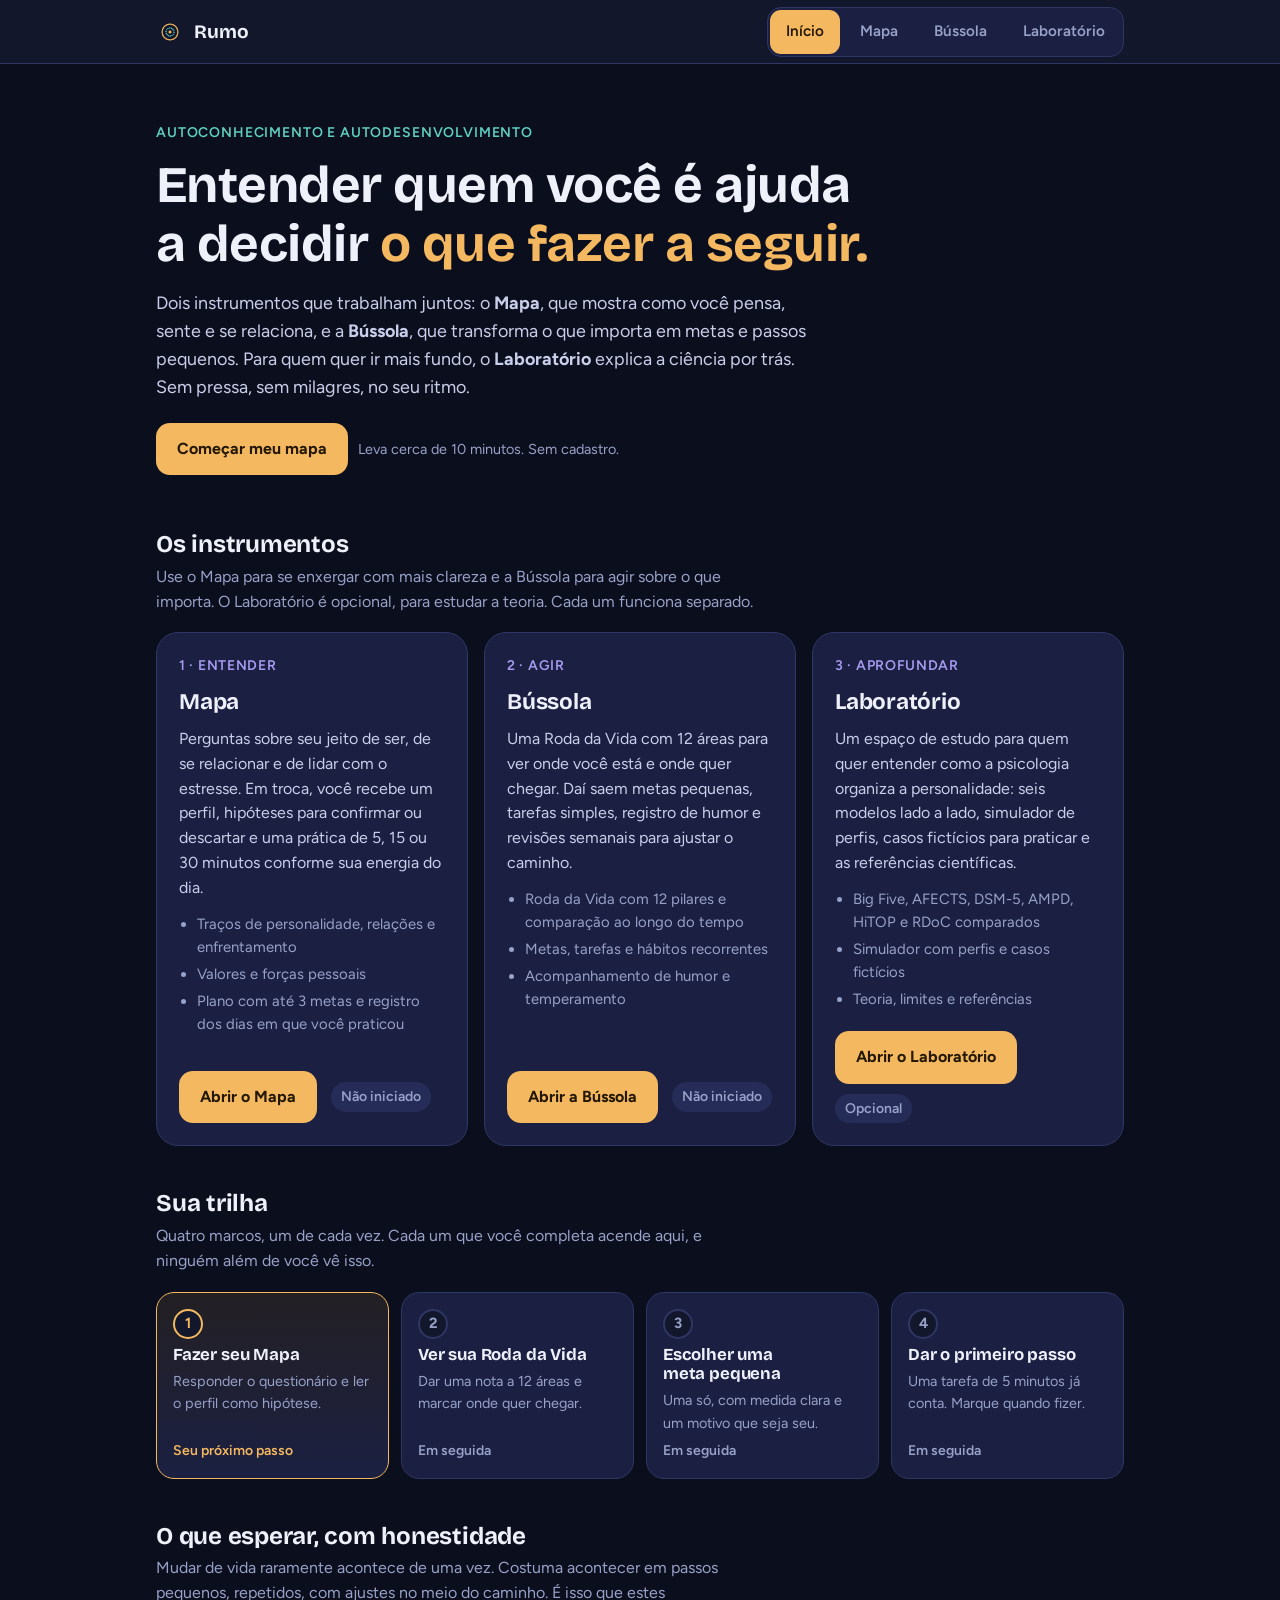
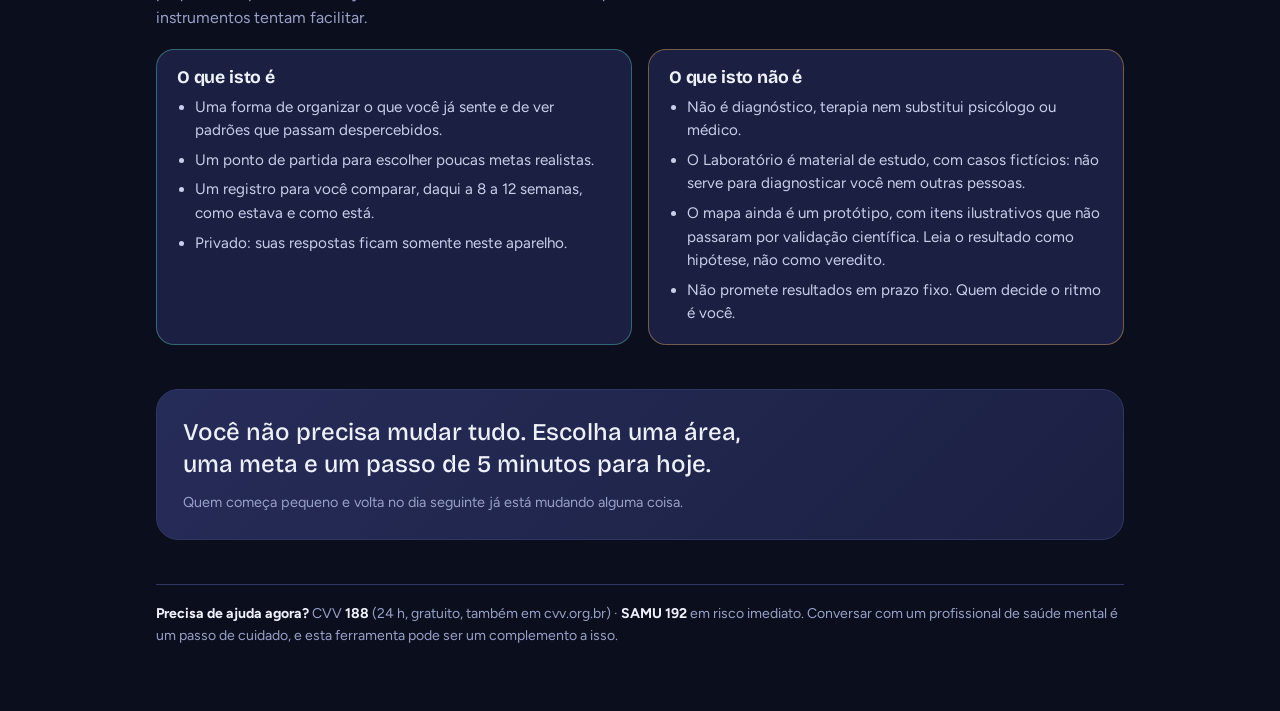
<file: index.html>
<!DOCTYPE html>
<html lang="pt-BR">
<head>
<meta charset="utf-8">
<meta name="viewport" content="width=device-width, initial-scale=1, viewport-fit=cover">
<title>Rumo · Conhecer-se para crescer</title>
<meta name="description" content="Um mapa de autoconhecimento e uma bússola para transformar o que você descobre em metas e passos pequenos. Seus dados ficam só no seu aparelho.">
<meta name="theme-color" content="#13172B">
<meta name="mobile-web-app-capable" content="yes">
<meta name="apple-mobile-web-app-capable" content="yes">
<meta name="apple-mobile-web-app-status-bar-style" content="black-translucent">
<meta name="apple-mobile-web-app-title" content="Rumo">
<link rel="manifest" href="manifest.webmanifest">
<link rel="icon" href="icons/icon-192.png">
<link rel="apple-touch-icon" href="icons/apple-touch-icon.png">
<script src="rumo-bar.js"></script>
<link rel="stylesheet" href="fonts/fonts.css">
<style>
/* Rumo: mesma linguagem visual da Bússola: tinta índigo, açafrão para o que é "agora", verde-água para o que é "possível". */
:root{
  --bg:#13172B; --bg-outer:#0B0E1C; --surface:#1B2042; --surface2:#262C58; --line:#2F3664;
  --text:#EEF0FA; --muted:#98A1C8; --accent:#F4B860; --accent-ink:#241803; --teal:#5FD0C0; --lilac:#A99BF2;
  --display:'Bricolage Grotesque',system-ui,-apple-system,'Segoe UI',sans-serif;
  --body:'Figtree',system-ui,-apple-system,'Segoe UI',sans-serif;
  color-scheme:dark;
}
*{box-sizing:border-box}
html,body{height:100%;margin:0}
body{background:var(--bg-outer);color:var(--text);font:400 16px/1.55 var(--body);-webkit-font-smoothing:antialiased}
h1,h2,h3,p,ul,ol{margin:0}
h1,h2,h3{font-family:var(--display);font-weight:700;letter-spacing:-.01em;line-height:1.15;text-wrap:balance}
a{color:inherit}
:focus-visible{outline:2px solid var(--accent);outline-offset:3px;border-radius:8px}
.muted{color:var(--muted)}
.skip{position:absolute;left:-999px;top:8px;background:var(--accent);color:var(--accent-ink);padding:8px 14px;border-radius:10px;z-index:100;font-weight:600}
.skip:focus{left:8px}

.home{max-width:1000px;margin:0 auto;padding:28px 16px 64px}
.hero{padding:28px 0 12px;max-width:720px}
.eyebrow{display:inline-block;font-size:.875rem;font-weight:600;letter-spacing:.06em;text-transform:uppercase;color:var(--teal);margin-bottom:12px}
.hero h1{font-size:clamp(2rem,6vw,3.2rem);margin-bottom:16px}
.hero h1 em{font-style:normal;color:var(--accent)}
.hero p.lead{font-size:1.12rem;color:#C9CEEA;max-width:60ch}
.cta-row{display:flex;flex-wrap:wrap;gap:10px;margin-top:22px;align-items:center}
.btn{display:inline-flex;align-items:center;gap:8px;border-radius:14px;padding:13px 20px;font-weight:700;text-decoration:none;font-size:1rem;border:1.5px solid transparent}
.btn.pri{background:var(--accent);color:var(--accent-ink)}
.btn.pri:hover{filter:brightness(1.07)}
.btn.sec{border-color:var(--line);background:var(--surface);color:var(--text)}
.btn.sec:hover{border-color:var(--muted)}
.hint{font-size:.9rem;color:var(--muted)}

section.blk{margin-top:44px}
section.blk>h2{font-size:1.5rem;margin-bottom:6px}
section.blk>p.sub{color:var(--muted);margin-bottom:18px;max-width:60ch}

/* trilha */
.trail{list-style:none;padding:0;display:grid;grid-template-columns:repeat(4,1fr);gap:12px;counter-reset:s}
@media (max-width:760px){.trail{grid-template-columns:1fr}}
.trail li{position:relative;background:var(--surface);border:1.5px solid var(--line);border-radius:18px;padding:16px 16px 16px 16px;display:flex;flex-direction:column;gap:6px;min-height:132px}
.trail .num{width:30px;height:30px;border-radius:50%;display:grid;place-items:center;font-weight:700;font-size:.92rem;border:2px solid var(--line);color:var(--muted);background:var(--bg)}
.trail h3{font-size:1.05rem}
.trail p{font-size:.9rem;color:var(--muted)}
.trail .st{margin-top:auto;font-size:.875rem;font-weight:600;color:var(--muted)}
.trail li.done{border-color:rgba(95,208,192,.55)}
.trail li.done .num{background:var(--teal);border-color:var(--teal);color:#06201b}
.trail li.done .st{color:var(--teal)}
.trail li.next{border-color:var(--accent);background:linear-gradient(180deg,rgba(244,184,96,.10),var(--surface))}
.trail li.next .num{border-color:var(--accent);color:var(--accent)}
.trail li.next .st{color:var(--accent)}

/* revisão */
.review{margin-top:16px;border-radius:18px;border:1.5px solid var(--line);background:var(--surface);padding:16px 18px;display:flex;flex-wrap:wrap;gap:10px 16px;align-items:center;justify-content:space-between}
.review.due{border-color:var(--accent);background:linear-gradient(180deg,rgba(244,184,96,.10),var(--surface))}
.review b{display:block;font-family:var(--display);font-size:1.05rem;margin-bottom:2px}
.review p{font-size:.92rem;color:var(--muted);max-width:56ch}
.review .acts{display:flex;flex-wrap:wrap;gap:8px}
.btn.sm{padding:8px 14px;font-size:.88rem;border-radius:12px}
button.btn{font:inherit;font-weight:700;cursor:pointer;color:var(--text)}
button.btn.pri{color:var(--accent-ink)}

/* ferramentas */
.tools{display:grid;grid-template-columns:repeat(auto-fit,minmax(280px,1fr));gap:16px}
.tool{background:var(--surface);border:1.5px solid var(--line);border-radius:22px;padding:22px;display:flex;flex-direction:column;gap:12px}
.tool .tag{font-size:.875rem;font-weight:600;letter-spacing:.05em;text-transform:uppercase;color:var(--lilac)}
.tool h3{font-size:1.4rem}
.tool p{color:#C9CEEA}
.tool ul{padding-left:18px;color:var(--muted);font-size:.93rem;display:grid;gap:4px}
.tool .foot{margin-top:auto;padding-top:8px;display:flex;flex-wrap:wrap;align-items:center;gap:10px 14px}
.pill{font-size:.875rem;font-weight:600;border-radius:999px;padding:4px 10px;background:var(--surface2);color:var(--muted)}
.pill.on{background:rgba(95,208,192,.16);color:var(--teal)}

/* honestidade */
.twocol{display:grid;grid-template-columns:1fr 1fr;gap:16px}
@media (max-width:760px){.twocol{grid-template-columns:1fr}}
.note{border-radius:18px;padding:18px 20px;border:1.5px solid var(--line);background:var(--surface)}
.note h3{font-size:1.1rem;margin-bottom:8px}
.note ul{padding-left:18px;display:grid;gap:6px;color:#C9CEEA;font-size:.95rem}
.note.yes{border-color:rgba(95,208,192,.4)}
.note.no{border-color:rgba(244,184,96,.4)}
.pull{margin-top:44px;border-radius:22px;padding:26px;background:linear-gradient(135deg,var(--surface2),var(--surface));border:1.5px solid var(--line)}
.pull p{font-family:var(--display);font-weight:500;font-size:clamp(1.15rem,3.4vw,1.5rem);line-height:1.35;max-width:36ch;text-wrap:balance}
.pull small{display:block;margin-top:10px;color:var(--muted);font-size:.9rem}

footer.help{margin-top:44px;padding-top:18px;border-top:1px solid var(--line);font-size:.88rem;color:var(--muted)}
footer.help b{color:var(--text)}
</style>
</head>
<body>
<a class="skip" href="#conteudo">Ir para o conteúdo</a>

<main id="conteudo">
  <!-- ================= INÍCIO ================= -->
  <div class="home" id="v-inicio">
    <div class="hero">
      <span class="eyebrow">Autoconhecimento e autodesenvolvimento</span>
      <h1>Entender quem você é ajuda a decidir <em>o que fazer a seguir.</em></h1>
      <p class="lead">Dois instrumentos que trabalham juntos: o <b>Mapa</b>, que mostra como você pensa, sente e se relaciona, e a <b>Bússola</b>, que transforma o que importa em metas e passos pequenos. Para quem quer ir mais fundo, o <b>Laboratório</b> explica a ciência por trás. Sem pressa, sem milagres, no seu ritmo.</p>
      <div class="cta-row">
        <a class="btn pri" id="mainCta" href="mapa.html">Começar meu mapa</a>
        <span class="hint" id="mainHint">Leva cerca de 10 minutos. Sem cadastro.</span>
      </div>
    </div>

    <section class="blk" aria-labelledby="h-tools">
      <h2 id="h-tools">Os instrumentos</h2>
      <p class="sub">Use o Mapa para se enxergar com mais clareza e a Bússola para agir sobre o que importa. O Laboratório é opcional, para estudar a teoria. Cada um funciona separado.</p>
      <div class="tools">
        <article class="tool">
          <span class="tag">1 · Entender</span>
          <h3>Mapa</h3>
          <p>Perguntas sobre seu jeito de ser, de se relacionar e de lidar com o estresse. Em troca, você recebe um perfil, hipóteses para confirmar ou descartar e uma prática de 5, 15 ou 30 minutos conforme sua energia do dia.</p>
          <ul>
            <li>Traços de personalidade, relações e enfrentamento</li>
            <li>Valores e forças pessoais</li>
            <li>Plano com até 3 metas e registro dos dias em que você praticou</li>
          </ul>
          <div class="foot">
            <a class="btn pri" href="mapa.html">Abrir o Mapa</a>
            <span class="pill" id="pill-mapa">Não iniciado</span>
          </div>
        </article>
        <article class="tool">
          <span class="tag">2 · Agir</span>
          <h3>Bússola</h3>
          <p>Uma Roda da Vida com 12 áreas para ver onde você está e onde quer chegar. Daí saem metas pequenas, tarefas simples, registro de humor e revisões semanais para ajustar o caminho.</p>
          <ul>
            <li>Roda da Vida com 12 pilares e comparação ao longo do tempo</li>
            <li>Metas, tarefas e hábitos recorrentes</li>
            <li>Acompanhamento de humor e temperamento</li>
          </ul>
          <div class="foot">
            <a class="btn pri" href="bussola.html">Abrir a Bússola</a>
            <span class="pill" id="pill-coach">Não iniciado</span>
          </div>
        </article>
        <article class="tool">
          <span class="tag">3 · Aprofundar</span>
          <h3>Laboratório</h3>
          <p>Um espaço de estudo para quem quer entender como a psicologia organiza a personalidade: seis modelos lado a lado, simulador de perfis, casos fictícios para praticar e as referências científicas.</p>
          <ul>
            <li>Big Five, AFECTS, DSM-5, AMPD, HiTOP e RDoC comparados</li>
            <li>Simulador com perfis e casos fictícios</li>
            <li>Teoria, limites e referências</li>
          </ul>
          <div class="foot">
            <a class="btn pri" href="laboratorio.html">Abrir o Laboratório</a>
            <span class="pill">Opcional</span>
          </div>
        </article>
      </div>
    </section>

    <section class="blk" aria-labelledby="h-trilha">
      <h2 id="h-trilha">Sua trilha</h2>
      <p class="sub">Quatro marcos, um de cada vez. Cada um que você completa acende aqui, e ninguém além de você vê isso.</p>
      <ol class="trail" id="trail"></ol>
      <div id="review"></div>
    </section>

    <section class="blk" aria-labelledby="h-honesto">
      <h2 id="h-honesto">O que esperar, com honestidade</h2>
      <p class="sub">Mudar de vida raramente acontece de uma vez. Costuma acontecer em passos pequenos, repetidos, com ajustes no meio do caminho. É isso que estes instrumentos tentam facilitar.</p>
      <div class="twocol">
        <div class="note yes">
          <h3>O que isto é</h3>
          <ul>
            <li>Uma forma de organizar o que você já sente e de ver padrões que passam despercebidos.</li>
            <li>Um ponto de partida para escolher poucas metas realistas.</li>
            <li>Um registro para você comparar, daqui a 8 a 12 semanas, como estava e como está.</li>
            <li>Privado: suas respostas ficam somente neste aparelho.</li>
          </ul>
        </div>
        <div class="note no">
          <h3>O que isto não é</h3>
          <ul>
            <li>Não é diagnóstico, terapia nem substitui psicólogo ou médico.</li>
            <li>O Laboratório é material de estudo, com casos fictícios: não serve para diagnosticar você nem outras pessoas.</li>
            <li>O mapa ainda é um protótipo, com itens ilustrativos que não passaram por validação científica. Leia o resultado como hipótese, não como veredito.</li>
            <li>Não promete resultados em prazo fixo. Quem decide o ritmo é você.</li>
          </ul>
        </div>
      </div>
    </section>

    <div class="pull">
      <p>Você não precisa mudar tudo. Escolha uma área, uma meta e um passo de 5 minutos para hoje.</p>
      <small>Quem começa pequeno e volta no dia seguinte já está mudando alguma coisa.</small>
    </div>

    <footer class="help" role="contentinfo">
      <b>Precisa de ajuda agora?</b> CVV <b>188</b> (24 h, gratuito, também em cvv.org.br) · <b>SAMU 192</b> em risco imediato. Conversar com um profissional de saúde mental é um passo de cuidado, e esta ferramenta pode ser um complemento a isso.
    </footer>
  </div>

</main>

<script>
(function(){
'use strict';
var $=function(s,r){return (r||document).querySelector(s)};
var $$=function(s,r){return Array.prototype.slice.call((r||document).querySelectorAll(s))};


/* ---------- progresso: lê (somente leitura) o que cada app guarda no aparelho ---------- */
function read(key){try{var r=localStorage.getItem(key);return r?JSON.parse(r):null}catch(e){return null}}
function status(){
  var a=read('sia-proto-v1')||{}, c=read('pocketcoach.v2')||{};
  var mapaFeito=!!(a.history&&a.history.length);
  var mapaIniciou=mapaFeito||(a.ans&&Object.keys(a.ans).length>0);
  var real=c&&!c.demo;
  var roda=!!(real&&c.history&&c.history.length);
  var meta=!!(real&&c.goals&&c.goals.length)||!!(a.goals&&a.goals.length);
  var passo=!!(real&&c.tasks&&c.tasks.some(function(t){return t.done||(t.log&&t.log.length)}))||
            !!(a.log&&Object.keys(a.log).length);
  return {mapaFeito:mapaFeito,mapaIniciou:mapaIniciou,roda:roda,meta:meta,passo:passo,
          cMetas:real&&c.goals?c.goals.length:0,cTarefas:real&&c.tasks?c.tasks.length:0};
}
var STEPS=[
  {k:'mapaFeito',t:'Fazer seu Mapa',d:'Responder o questionário e ler o perfil como hipótese.',href:'mapa.html',cta:'Começar meu mapa',hint:'Leva cerca de 10 minutos. Sem cadastro.'},
  {k:'roda',t:'Ver sua Roda da Vida',d:'Dar uma nota a 12 áreas e marcar onde quer chegar.',href:'bussola.html',cta:'Fazer minha Roda da Vida',hint:'Cerca de 10 minutos. Você pode pular o que não se aplica.'},
  {k:'meta',t:'Escolher uma meta pequena',d:'Uma só, com medida clara e um motivo que seja seu.',href:'bussola.html',cta:'Definir minha primeira meta',hint:'Metas pequenas e específicas têm mais chance de sair do papel.'},
  {k:'passo',t:'Dar o primeiro passo',d:'Uma tarefa de 5 minutos já conta. Marque quando fizer.',href:'bussola.html',cta:'Registrar um primeiro passo',hint:'Não precisa ser perfeito. Precisa ser feito.'}
];
function refresh(){
  var s=status(),next=null;
  var html=STEPS.map(function(st,i){
    var done=!!s[st.k],cls='';
    if(done)cls='done';else if(!next){next=st;cls='next'}
    var label=done?'Concluído':(cls==='next'?'Seu próximo passo':'Em seguida');
    return '<li class="'+cls+'"><span class="num" aria-hidden="true">'+(done?'✓':(i+1))+'</span><h3>'+st.t+'</h3><p>'+st.d+'</p><span class="st">'+label+'</span></li>';
  }).join('');
  $('#trail').innerHTML=html;

  var cta=$('#mainCta'),hint=$('#mainHint');
  if(next){
    cta.href=next.href;hint.textContent=next.hint;
    cta.textContent=(next.k==='mapaFeito'&&s.mapaIniciou)?'Continuar meu mapa':next.cta;
  }else{
    cta.href='bussola.html';cta.textContent='Continuar meu acompanhamento';
    hint.textContent='Tudo em dia. Refaça o mapa e a Roda da Vida em 8 a 12 semanas para ver o que mudou.';
  }
  var pend=pendingFromMapa();
  if(pend>0&&(!next||next.k!=='mapaFeito')){
    cta.href='bussola.html';cta.textContent='Levar as metas do Mapa para a Bússola';
    hint.textContent=pend===1?'Há 1 prática escolhida no Mapa esperando na aba Hoje da Bússola.':'Há '+pend+' práticas escolhidas no Mapa esperando na aba Hoje da Bússola.';
  }
  $('#review').innerHTML=reviewHtml();
  var pm=$('#pill-mapa'),pc=$('#pill-coach');
  pm.textContent=s.mapaFeito?'Mapa feito':(s.mapaIniciou?'Em andamento':'Não iniciado');
  pm.classList.toggle('on',s.mapaFeito);
  var cs=s.roda?('Roda feita'+(s.cMetas?' · '+s.cMetas+(s.cMetas>1?' metas':' meta'):'')):'Não iniciado';
  pc.textContent=cs;pc.classList.toggle('on',s.roda);
}
/* ---------- lembrete de revisão (8 a 12 semanas) ---------- */
var DAY=864e5;
function parseD(k){var a=String(k).split('-').map(Number);return new Date(a[0],a[1]-1,a[2])}
function iso(d){return d.getFullYear()+'-'+String(d.getMonth()+1).padStart(2,'0')+'-'+String(d.getDate()).padStart(2,'0')}
function fmtD(d){return d.toLocaleDateString('pt-BR',{day:'numeric',month:'long'})}
function lastDates(){
  var a=read('sia-proto-v1')||{}, c=read('pocketcoach.v2')||{};
  var m=a.history&&a.history.length?a.history[a.history.length-1].d:null;
  var r=(c&&!c.demo&&c.history&&c.history.length)?c.history[c.history.length-1].date:null;
  return {mapa:m&&parseD(m),roda:r&&parseD(r)};
}
function reviewHtml(){
  var L=lastDates(),ds=[L.mapa,L.roda].filter(Boolean);
  if(!ds.length)return '';
  var snooze=localStorage.getItem('rumo.snooze');
  var last=new Date(Math.max.apply(null,ds)),now=new Date();now.setHours(0,0,0,0);
  var days=Math.round((now-last)/DAY),weeks=Math.floor(days/7);
  var from=new Date(last.getTime()+56*DAY),to=new Date(last.getTime()+84*DAY);
  if(days>=56){
    if(snooze&&snooze>iso(now))return '';
    var old=(!L.mapa||(L.roda&&L.roda<L.mapa))?'roda':'mapa';
    return '<div class="review due"><div><b>Que tal rever como você está?</b><p>Faz '+weeks+' semanas desde a sua última avaliação. Refazer agora mostra o que mudou e ajuda a escolher o próximo foco. Se não estiver com cabeça para isso, tudo bem, o convite fica para depois.</p></div><div class="acts">'+
      (L.mapa?'<a class="btn pri sm" href="mapa.html">Refazer o mapa</a>':'')+(L.roda?'<a class="btn '+(L.mapa?'sec':'pri')+' sm" href="bussola.html">Refazer a Roda da Vida</a>':'')+
      '<button class="btn sec sm" type="button" data-act="snooze">Lembrar em 2 semanas</button></div></div>';
  }
  return '<div class="review"><div><b>Próxima revisão sugerida: entre '+fmtD(from)+' e '+fmtD(to)+'</b><p>Passaram '+(weeks===1?'1 semana':weeks+' semanas')+' desde a sua última avaliação. Rever a cada 8 a 12 semanas dá tempo para as mudanças aparecerem.</p></div><div class="acts"><button class="btn sec sm" type="button" data-act="ics" data-from="'+iso(from)+'">Adicionar ao calendário</button></div></div>';
}
function downloadIcs(fromIso){
  var d=parseD(fromIso),e=new Date(d.getTime()+DAY);
  var f=function(x){return x.getFullYear()+String(x.getMonth()+1).padStart(2,'0')+String(x.getDate()).padStart(2,'0')};
  var txt=['BEGIN:VCALENDAR','VERSION:2.0','PRODID:-//Rumo//PT-BR//','CALSCALE:GREGORIAN','BEGIN:VEVENT',
    'UID:rumo-revisao-'+f(d)+'@rumo','DTSTAMP:'+new Date().toISOString().replace(/[-:]/g,'').replace(/\.\d+/,''),
    'DTSTART;VALUE=DATE:'+f(d),'DTEND;VALUE=DATE:'+f(e),'SUMMARY:Rever meu mapa e minha Roda da Vida (Rumo)',
    'DESCRIPTION:Hora de olhar como estou. Refazer o mapa e a Roda da Vida mostra o que mudou desde a última vez. Sem pressa: dá para fazer até 4 semanas depois.',
    'END:VEVENT','END:VCALENDAR'].join('\r\n');
  var a=document.createElement('a');a.href=URL.createObjectURL(new Blob([txt],{type:'text/calendar'}));a.download='rumo-revisao.ics';
  document.body.appendChild(a);a.click();setTimeout(function(){URL.revokeObjectURL(a.href);a.remove()},500);
}
document.addEventListener('click',function(e){
  var b=e.target.closest&&e.target.closest('[data-act]');if(!b)return;
  if(b.dataset.act==='snooze'){var d=new Date();d.setDate(d.getDate()+14);try{localStorage.setItem('rumo.snooze',iso(d))}catch(_){}refresh()}
  if(b.dataset.act==='ics')downloadIcs(b.dataset.from);
});
/* metas que o Mapa publicou e a Bússola ainda não recebeu */
function pendingFromMapa(){
  var h=read('rumo.handoff.v1'),done=read('rumo.handoff.done')||[];
  return h&&h.items?h.items.filter(function(i){return i&&done.indexOf(i.rid)<0}).length:0;
}

/* se outra aba do Rumo salvar algo, a trilha acompanha */
window.addEventListener('storage',function(){refresh()});

/* ---------- offline ---------- */
try{if('serviceWorker' in navigator&&/^https?:$/.test(location.protocol))window.addEventListener('load',function(){navigator.serviceWorker.register('sw.js').catch(function(){})})}catch(e){}
try{if(navigator.storage&&navigator.storage.persist)navigator.storage.persist()}catch(e){}

/* links antigos do tipo index.html#mapa continuam levando ao lugar certo */
if(location.hash==='#mapa')location.replace('mapa.html');
else if(location.hash==='#coach')location.replace('bussola.html');
window.addEventListener('pageshow',function(e){if(e.persisted)refresh()});
refresh();
})();
</script>
</body>
</html>
</file>
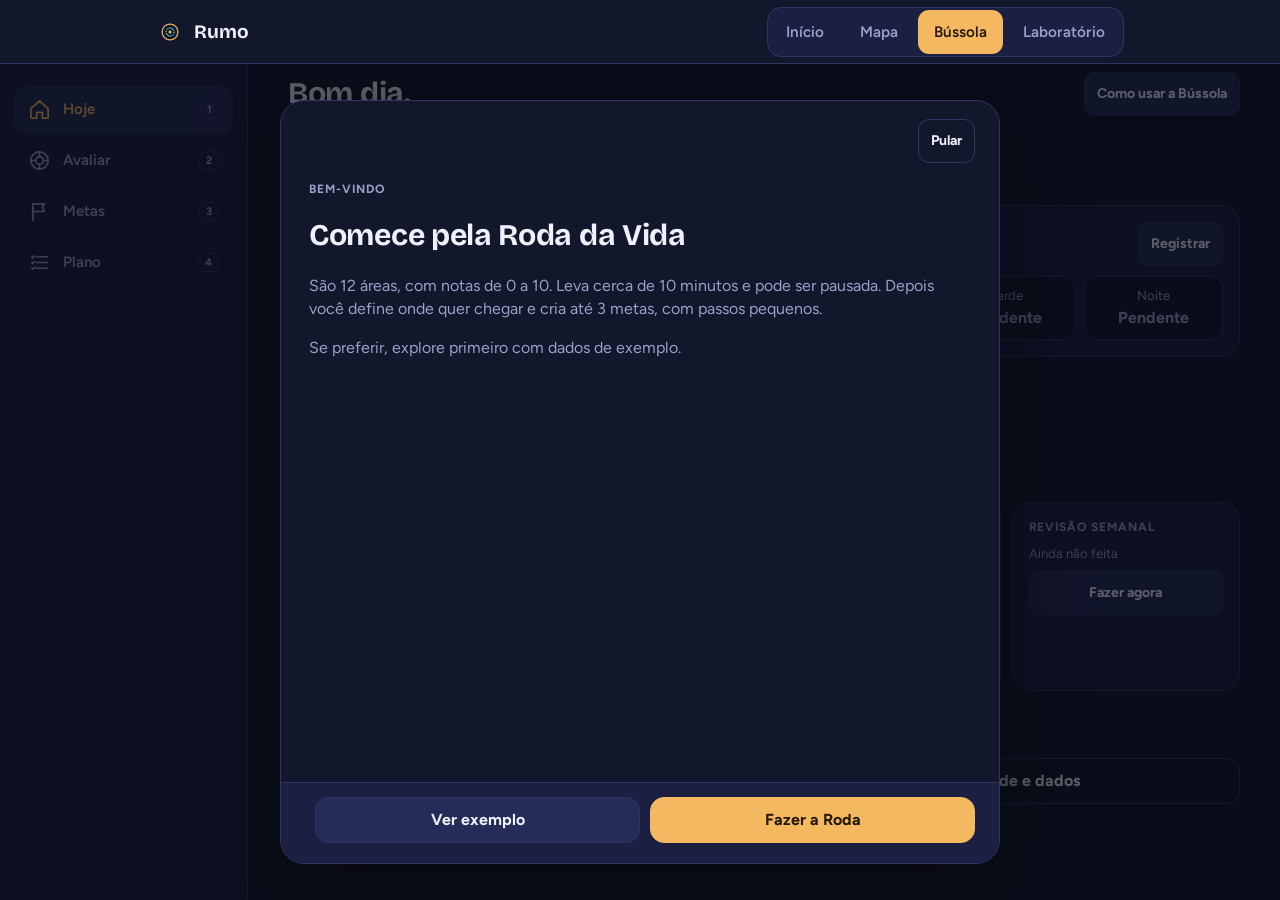
<file: bussola.html>
<!DOCTYPE html>
<html lang="pt-BR">
<head>
<meta charset="utf-8">
<script src="rumo-bar.js"></script>
<meta name="viewport" content="width=device-width, initial-scale=1, viewport-fit=cover">
<title>Bússola · Rumo</title>
<meta name="theme-color" content="#13172B">
<meta name="mobile-web-app-capable" content="yes">
<meta name="apple-mobile-web-app-capable" content="yes">
<meta name="apple-mobile-web-app-status-bar-style" content="black-translucent">
<meta name="apple-mobile-web-app-title" content="Rumo">
<link rel="manifest" href="manifest.webmanifest">
<link rel="icon" href="icons/icon-192.png">
<link rel="apple-touch-icon" href="icons/apple-touch-icon.png">
<link rel="stylesheet" href="fonts/fonts.css">
<style>html,body{overscroll-behavior:none}#app{padding-top:env(safe-area-inset-top)}nav{padding-bottom:env(safe-area-inset-bottom)}.fab{bottom:calc(84px + env(safe-area-inset-bottom))}.toast{bottom:calc(92px + env(safe-area-inset-bottom))}</style>

<style>
/* Direção: mesa de coach noturna. Tinta azul-índigo, açafrão para o estado atual, verde-água para o desejado. Coluna única de celular. */
:root{
  --bg:#13172B; --bg-outer:#0B0E1C; --surface:#1B2042; --surface2:#262C58; --line:#2F3664;
  --text:#EEF0FA; --muted:#98A1C8; --accent:#F4B860; --accent-ink:#241803; --teal:#5FD0C0; --rose:#F58497;
  --lilac:#A99BF2; --sky:#6EB6F5;
  --display:'Bricolage Grotesque',system-ui,-apple-system,'Segoe UI',sans-serif;
  --body:'Figtree',system-ui,-apple-system,'Segoe UI',sans-serif;
  color-scheme:dark;
}
*{box-sizing:border-box}
.rumo .sbrand{display:none}
.rumo .top:has(.brand){display:none}
html,body{height:100%;margin:0}
body{background:var(--bg-outer);color:var(--text);font:400 16px/1.45 var(--body);-webkit-font-smoothing:antialiased;-webkit-tap-highlight-color:transparent}
button,input,textarea,select{font:inherit;color:inherit}
button{cursor:pointer;border:0;background:none;padding:0}
h1,h2,h3,p{margin:0}
h1,h2,h3{font-family:var(--display);font-weight:700;letter-spacing:-.01em;text-wrap:balance}
:focus-visible{outline:2px solid var(--accent);outline-offset:2px;border-radius:8px}
#app{position:relative;height:100%;max-width:460px;margin:0 auto;background:var(--bg);display:flex;flex-direction:column;overflow:hidden;box-shadow:0 0 0 1px var(--line)}
.top{padding:16px 18px 10px;display:flex;align-items:center;justify-content:space-between;gap:12px;min-height:60px}
.top h1{font-size:24px}
.brand{display:flex;align-items:center;gap:10px;font-family:var(--display);font-weight:700;font-size:19px}
.brand svg{width:26px;height:26px}
main{flex:1;overflow-y:auto;padding:4px 16px 28px;display:flex;flex-direction:column;gap:14px}
nav{display:flex;background:var(--surface);border-top:1px solid var(--line)}
nav button{flex:1;display:flex;flex-direction:column;align-items:center;gap:3px;padding:9px 4px 10px;color:var(--muted);font-size:12px;font-weight:600}
nav button svg{width:23px;height:23px;fill:none;stroke:currentColor;stroke-width:1.8;stroke-linecap:round;stroke-linejoin:round}
nav button.on{color:var(--accent)}
.card{background:var(--surface);border:1px solid var(--line);border-radius:18px;padding:16px}
.card.flat{background:transparent}
.row{display:flex;gap:10px;align-items:center}
.between{justify-content:space-between}
.col{display:flex;flex-direction:column;gap:10px}
.muted{color:var(--muted)}
.cap::first-letter{text-transform:uppercase}
.small{font-size:13px}
.eyebrow{font-size:12px;font-weight:700;letter-spacing:.08em;text-transform:uppercase;color:var(--muted)}
.btn{display:inline-flex;align-items:center;justify-content:center;gap:8px;min-height:46px;padding:0 18px;border-radius:14px;font-weight:700;border:1px solid var(--line);background:var(--surface2)}
.btn.primary{background:var(--accent);color:var(--accent-ink);border-color:var(--accent)}
.btn.ghost{background:transparent}
.btn.block{width:100%}
.btn.sm{min-height:44px;padding:0 12px;font-size:14px;border-radius:11px}
.btn[disabled]{opacity:.4;cursor:not-allowed}
.btn.danger{color:var(--rose)}
.seg{display:flex;background:var(--surface);border:1px solid var(--line);border-radius:13px;padding:3px;gap:2px}
.seg button{flex:1;min-height:44px;padding:9px 6px;border-radius:10px;font-weight:600;font-size:14px;color:var(--muted)}
.seg button.on{background:var(--surface2);color:var(--text)}
.chips{display:flex;flex-wrap:wrap;gap:8px}
.chip{min-height:44px;padding:9px 14px;border-radius:999px;border:1px solid var(--line);background:var(--surface);font-size:14px;font-weight:600;color:var(--text)}
.chip.on{background:var(--accent);border-color:var(--accent);color:var(--accent-ink)}
.tag{display:inline-block;padding:3px 9px;border-radius:999px;font-size:12px;font-weight:700;background:var(--surface2);color:var(--muted)}
.tag.demo{background:transparent;border:1px dashed var(--muted)}
.tag.low{background:rgba(245,132,151,.16);color:var(--rose)}
.bar{height:8px;border-radius:99px;background:var(--surface2);overflow:hidden}
.bar>i{display:block;height:100%;border-radius:99px;background:var(--accent)}
.bar.teal>i{background:var(--teal)}
.banner{display:flex;gap:12px;align-items:center;justify-content:space-between;border:1px dashed var(--muted);border-radius:14px;padding:10px 12px;font-size:13px;color:var(--muted)}
.big{font-family:var(--display);font-weight:700;font-size:44px;line-height:1;font-variant-numeric:tabular-nums}
.radar{width:100%;height:auto;display:block;max-width:360px;margin:0 auto}
.radar .ring{fill:none;stroke:var(--line);stroke-width:1}
.radar .axis{stroke:var(--line);stroke-width:1}
.radar .mold{stroke:var(--muted);stroke-width:1.6;fill:rgba(255,255,255,.025)}
.radar .cur{fill:rgba(244,184,96,.22);stroke:var(--accent);stroke-width:2.2;stroke-linejoin:round}
.radar .prv{fill:none;stroke:var(--muted);stroke-width:1.8;stroke-dasharray:2 3;stroke-linejoin:round}
.legend i.p{border-top:3px dotted var(--muted)}
.evo text{font-family:var(--body,inherit)}
.radar .des{fill:rgba(95,208,192,.07);stroke:var(--teal);stroke-width:2;stroke-dasharray:5 4;stroke-linejoin:round}
.radar .dot{fill:var(--accent)}
.radar .lbl{fill:var(--muted);font-size:10.5px;font-weight:700;cursor:pointer}
.radar .lbl.sel{fill:var(--accent)}
.radar .lbl2{fill:var(--text);font-size:12px;font-weight:700}
.legend{display:flex;gap:16px;justify-content:center;font-size:13px;color:var(--muted)}
.legend i{display:inline-block;width:14px;height:0;border-top:3px solid var(--accent);vertical-align:middle;margin-right:6px}
.legend i.d{border-top:3px dashed var(--teal)}
.prow{display:grid;grid-template-columns:1fr auto;gap:4px 10px;align-items:center;padding:12px 0;border-top:1px solid var(--line)}
.prow:first-child{border-top:0}
.prow .bar{grid-column:1/-1}
.val{font-family:var(--display);font-weight:700;font-variant-numeric:tabular-nums}
.delta{font-size:12px;font-weight:700;margin-left:6px}
.delta.up{color:var(--teal)}.delta.dn{color:var(--rose)}
/* overlays */
.overlay{position:absolute;inset:0;background:var(--bg);display:flex;flex-direction:column;z-index:20;animation:rise .22s ease-out}
.overlay .head{display:flex;align-items:center;gap:12px;padding:14px 16px 8px}
.overlay .body{flex:1;overflow-y:auto;padding:8px 18px 20px;display:flex;flex-direction:column;gap:16px}
.overlay .foot{display:flex;gap:10px;padding:12px 16px 16px;border-top:1px solid var(--line);background:var(--surface)}
.overlay .foot .btn{flex:1}
.x{width:40px;height:40px;border-radius:12px;display:grid;place-items:center;background:var(--surface);border:1px solid var(--line);font-size:20px;color:var(--muted)}
.prog{flex:1}
@keyframes rise{from{opacity:0;transform:translateY(14px)}to{opacity:1;transform:none}}
@keyframes pop{from{opacity:0;transform:translateY(8px)}to{opacity:1;transform:none}}
.scrim{position:absolute;inset:0;background:rgba(5,7,16,.6);z-index:30;display:flex;align-items:flex-end}
.sheet{width:100%;max-height:88%;overflow-y:auto;background:var(--surface);border-radius:22px 22px 0 0;border:1px solid var(--line);border-bottom:0;padding:18px 18px 22px;display:flex;flex-direction:column;gap:14px;animation:rise .2s ease-out}
.grip{width:44px;height:4px;border-radius:9px;background:var(--line);align-self:center}
/* inputs */
.field{display:flex;flex-direction:column;gap:6px}
.field label{font-size:13px;font-weight:700;color:var(--muted)}
input[type=text],input[type=date],textarea,select{width:100%;background:var(--bg);border:1px solid var(--line);border-radius:13px;padding:12px 14px;min-height:46px}
textarea{min-height:96px;resize:vertical}
input::placeholder,textarea::placeholder{color:#6F78A3}
/* scales */
.q{display:flex;flex-direction:column;gap:10px;padding:14px 0;border-top:1px solid var(--line)}
.q:first-of-type{border-top:0}
.scale{display:flex;gap:4px}
.scale button{flex:1;min-width:0;height:42px;border-radius:10px;border:1px solid var(--line);background:var(--surface);color:var(--muted);font-weight:700;font-size:14px;font-variant-numeric:tabular-nums}
.scale button.on{background:var(--accent);border-color:var(--accent);color:var(--accent-ink)}
.ends{display:flex;justify-content:space-between;font-size:12px;color:var(--muted)}
.likert{display:flex;flex-direction:column;gap:10px}
.likert button{padding:15px 16px;border-radius:15px;border:1px solid var(--line);background:var(--surface);text-align:left;font-weight:600;display:flex;gap:12px;align-items:center}
.likert button b{width:28px;height:28px;border-radius:50%;display:grid;place-items:center;background:var(--surface2);font-size:13px}
.likert button.on{border-color:var(--accent);background:rgba(244,184,96,.14)}
.likert button.on b{background:var(--accent);color:var(--accent-ink)}
.stmt{font-family:var(--display);font-size:26px;line-height:1.2;font-weight:700;text-wrap:balance}
/* mood */
.moods{display:grid;grid-template-columns:1fr 1fr;gap:10px}
.mood{display:flex;flex-direction:column;align-items:center;gap:6px;padding:14px 8px;border-radius:18px;border:1px solid var(--line);background:var(--surface);text-align:center}
.mood .em{font-size:40px;line-height:1}
.mood .nm{font-weight:700}
.mood.on{border-color:var(--accent);background:rgba(244,184,96,.12)}
.moodlock{display:flex;flex-direction:column;gap:14px;transition:opacity .2s}
.moodlock.on{opacity:.45;filter:grayscale(.5);pointer-events:none;user-select:none}
.saved{display:flex;gap:12px;align-items:center;padding:12px 14px;border-radius:14px;background:rgba(95,208,192,.12);border:1px solid var(--teal)}
.saved .ck{width:30px;height:30px;border-radius:50%;background:var(--teal);color:var(--accent-ink);display:grid;place-items:center;font-weight:800;flex:none}
.dots{display:flex;gap:6px;margin-top:2px}
.dots span{width:30px;height:30px;border-radius:50%;border:1px solid var(--line);display:grid;place-items:center;font-size:12px;font-weight:700;color:var(--muted);background:var(--bg)}
.dots span.on{background:var(--accent);color:var(--accent-ink);border-color:var(--accent)}
/* tasks */
.task{display:flex;gap:12px;align-items:flex-start;padding:12px 0;border-top:1px solid var(--line)}
.task:first-child{border-top:0}
.chk{position:relative;flex:none;width:28px;height:28px;border-radius:50%;border:2px solid var(--muted);display:grid;place-items:center;margin-top:1px}
.chk::after{content:'';position:absolute;inset:-9px}
.chk.on{background:var(--teal);border-color:var(--teal)}
.chk svg{width:15px;height:15px;stroke:#06201C;fill:none;stroke-width:3;stroke-linecap:round;stroke-linejoin:round}
.task .tx{flex:1;min-width:0;text-align:left}
.task.done .tt{text-decoration:line-through;color:var(--muted)}
.fab{position:absolute;right:16px;bottom:84px;z-index:10;box-shadow:0 8px 24px rgba(0,0,0,.4)}
/* chat */
.bub{max-width:88%;padding:12px 14px;border-radius:18px;line-height:1.45}
.bub.c{background:var(--surface);border:1px solid var(--line);border-top-left-radius:6px;align-self:flex-start}
.bub.u{background:var(--accent);color:var(--accent-ink);font-weight:600;border-top-right-radius:6px;align-self:flex-end}
.bub.new{animation:pop .35s ease-out both}
.pgrid{display:grid;grid-template-columns:1fr 1fr;gap:10px}
.pgrid button{padding:14px;border-radius:16px;border:1px solid var(--line);background:var(--surface);text-align:left;display:flex;flex-direction:column;gap:4px}
.pgrid .val{color:var(--accent)}
.toast{position:absolute;left:50%;bottom:92px;transform:translate(-50%,10px);background:var(--text);color:#13172B;font-weight:700;font-size:14px;padding:10px 16px;border-radius:999px;opacity:0;pointer-events:none;transition:.25s;z-index:60;max-width:90%;text-align:center}
.toast.show{opacity:1;transform:translate(-50%,0)}
.stepper{display:flex;align-items:center;gap:8px}
.stepper button{width:34px;height:34px;border-radius:10px;border:1px solid var(--line);background:var(--surface2);font-size:18px;font-weight:700}
.stepper .val{min-width:30px;text-align:center}
.bf{display:flex;flex-direction:column;gap:6px;padding:14px 0;border-top:1px solid var(--line)}
.bf:first-child{border-top:0}
.track s{position:absolute;top:-3px;bottom:-3px;background:rgba(255,255,255,.2);border:1.5px solid rgba(255,255,255,.75);border-radius:6px}
.polos{display:flex;justify-content:space-between;gap:16px;font-weight:600;font-size:15px;line-height:1.3}
.scale.afs button{height:52px;display:flex;flex-direction:column;align-items:center;justify-content:center;gap:2px;padding:0}
.scale.afs button small{font-size:9.5px;font-weight:600;opacity:.8}
.polos span{flex:1}.polos span:last-child{text-align:right}
.track{position:relative;height:10px;border-radius:99px;background:var(--surface2)}
.track i{position:absolute;left:0;top:0;bottom:0;border-radius:99px}
.track u{position:absolute;top:-2px;bottom:-2px;width:1px;background:var(--line)}
.arrow{font-weight:700;font-size:15px;min-width:34px;text-align:right}
.back{display:inline-flex;align-items:center;gap:4px;min-height:40px;padding:0 14px 0 10px;border-radius:12px;border:1px solid var(--line);background:var(--surface);font-weight:700;font-size:14px;color:var(--text)}
.top .l{display:flex;align-items:center;gap:12px;min-width:0}
details.card summary{cursor:pointer;font-family:var(--display);font-weight:700;font-size:18px;list-style:none;display:flex;justify-content:space-between;align-items:center;gap:8px}
details.card summary::-webkit-details-marker{display:none}
details.card summary::after{content:'+';color:var(--accent);font-size:24px;line-height:1}
details[open].card summary::after{content:'−'}
.refs p{font-size:13px;color:var(--muted);padding-left:16px;text-indent:-16px;margin:8px 0}
.about p,.about li{font-size:15px}
.about ul{margin:0;padding-left:20px;display:flex;flex-direction:column;gap:8px}
.note{border-left:3px solid var(--accent);padding:8px 12px;background:rgba(244,184,96,.08);border-radius:0 10px 10px 0;font-size:14px}
.spark{width:100%;height:60px;display:block}

/* ===== desktop / tablet ===== */
.sbrand,.kbd{display:none}
@media (min-width:860px){.mbr{display:none}}
@media (min-width:860px){
  #app{max-width:none;display:grid;grid-template-columns:248px minmax(0,1fr);grid-template-rows:auto minmax(0,1fr);box-shadow:none}
  #layer{grid-area:2/2;width:0;height:0}
  nav{grid-column:1;grid-row:1/-1;flex-direction:column;gap:4px;padding:22px 14px;border-top:0;border-right:1px solid var(--line);align-items:stretch}
  .sbrand{display:flex;margin:0 6px 22px;font-size:21px}
  nav button{flex:none;flex-direction:row;gap:12px;padding:12px 14px;border-radius:13px;font-size:15px;justify-content:flex-start}
  nav button:hover{background:var(--surface2);color:var(--text)}
  nav button.on{background:var(--surface2);color:var(--accent)}
  nav .kbd{display:inline-block;margin-left:auto;font-size:11px;font-weight:700;color:var(--muted);border:1px solid var(--line);border-radius:6px;padding:1px 6px}
  .top{grid-column:2;grid-row:1;padding:26px 40px 8px;min-height:0}
  .top .brand{display:none}
  .top h1{font-size:30px}
  #app:has(main.wide) .top{padding-inline:max(40px,calc((100% - 1080px)/2))}
  #app:has(main:not(.wide)) .top{padding-inline:max(40px,calc((100% - 760px)/2))}
  main{grid-column:2;grid-row:2;padding:8px max(40px,calc((100% - 760px)/2)) 48px;gap:16px}
  main.wide{padding-inline:max(40px,calc((100% - 1080px)/2))}
  .radar{max-width:440px}
  .overlay{inset:4vh 0;margin:0 auto;width:min(720px,94vw);border-radius:24px;border:1px solid var(--line);box-shadow:0 0 0 100vmax rgba(5,7,16,.62),0 30px 80px rgba(0,0,0,.5);overflow:hidden}
  .overlay .body{padding:10px 28px 24px}
  .overlay .head{padding:18px 24px 8px}
  .overlay .foot{padding:14px 24px 20px}
  .scrim{align-items:center;justify-content:center}
  .sheet{width:min(580px,94vw);max-height:90%;border-radius:22px;border-bottom:1px solid var(--line)}
  .fab{right:40px;bottom:32px}
  .toast{bottom:32px}
  .btn:hover:not([disabled]){filter:brightness(1.1)}
  .chip:hover,.pgrid button:hover,.mood:hover,.likert button:hover{border-color:var(--muted)}
}
@media (min-width:1180px){
  main.wide{display:grid;grid-template-columns:repeat(2,minmax(0,1fr));align-items:start;gap:18px}
  main.wide>.span2,main.wide>.banner,main.wide>.seg{grid-column:1/-1}
  main.s-roda>section:nth-of-type(1):not(:only-of-type){grid-column:1;grid-row:2/span 3;position:sticky;top:0}
  main.s-roda>section:nth-of-type(n+2),main.s-roda>button{grid-column:2}
  main.s-roda>section:nth-of-type(1):only-of-type{grid-column:1/-1}
}
@media (prefers-reduced-motion:reduce){*{animation:none!important;transition:none!important;scroll-behavior:auto!important}}
</style>
</head>
<body>
<div id="app">
  <div class="top" id="top"></div>
  <main id="main"></main>
  <nav id="nav" aria-label="Navegação principal"></nav>
  <div id="layer"></div>
  <div class="toast" id="toast" role="status" aria-live="polite"></div>
</div>
<script>
(()=>{
'use strict';
/* ============ utilidades ============ */
const KEY='pocketcoach.v2';
const $=s=>document.querySelector(s);
const esc=s=>String(s==null?'':s).replace(/[&<>"']/g,c=>({'&':'&amp;','<':'&lt;','>':'&gt;','"':'&quot;',"'":'&#39;'}[c]));
const pad=n=>String(n).padStart(2,'0');
const dk=d=>d.getFullYear()+'-'+pad(d.getMonth()+1)+'-'+pad(d.getDate());
const parse=k=>{const a=k.split('-').map(Number);return new Date(a[0],a[1]-1,a[2])};
const addD=(k,n)=>{const d=parse(k);d.setDate(d.getDate()+n);return dk(d)};
const today=()=>dk(new Date());
const f1=n=>(Math.round(n*10)/10).toFixed(1).replace('.',',');
const fdate=(k,o)=>parse(k).toLocaleDateString('pt-BR',o||{day:'numeric',month:'short'});
const diffDays=(a,b)=>Math.round((parse(a)-parse(b))/864e5);
const pick=a=>a[Math.floor(Math.random()*a.length)];
const mean=a=>a.reduce((x,y)=>x+y,0)/a.length;

/* ============ dados: pilares ============ */
const P=[
 {id:'sau',ab:'SAU',n:'Saúde e disposição',area:'Pessoal'},
 {id:'int',ab:'INT',n:'Intelecto e habilidades',area:'Pessoal'},
 {id:'emo',ab:'EMO',n:'Equilíbrio emocional',area:'Pessoal'},
 {id:'car',ab:'CAR',n:'Carreira e negócios',area:'Contribuição social'},
 {id:'fin',ab:'FIN',n:'Finanças',area:'Contribuição social'},
 {id:'res',ab:'RES',n:'Responsabilidade social',area:'Contribuição social'},
 {id:'fam',ab:'FAM',n:'Família',d:'pais, irmãos e filhos',area:'Relacionamentos'},
 {id:'amo',ab:'AMO',n:'Relacionamento amoroso',area:'Relacionamentos'},
 {id:'soc',ab:'SOC',n:'Vida social',area:'Relacionamentos'},
 {id:'laz',ab:'LAZ',n:'Lazer',d:'hobbies e diversão',area:'Qualidade de vida'},
 {id:'esp',ab:'ESP',n:'Espiritualidade',area:'Qualidade de vida'},
 {id:'sat',ab:'SAT',n:'Satisfação com a vida',area:'Qualidade de vida'}];
const PM=Object.fromEntries(P.map(p=>[p.id,p]));

const COND=[
 {k:'estudante',t:'Sou estudante'},
 {k:'aposentado',t:'Sou aposentado(a)'},
 {k:'filhos',t:'Tenho filhos'},
 {k:'solteiro',t:'Não tenho relacionamento amoroso'}];

const ITEMS={
 sau:{base:['Tenho um sono restaurador.','Pratico exercícios físicos de maneira regular e eficaz.','Tenho uma alimentação equilibrada e nutritiva.','Estou satisfeito(a) com minha aparência física.','Sou uma pessoa cheia de energia e vitalidade.']},
 int:{base:['Tenho buscado adquirir novos conhecimentos (palestras, cursos de capacitação, etc.).','O conhecimento adquirido traz resultados práticos para minha vida.','Pratico a leitura com frequência (livros, notícias, revistas especializadas, etc.).','Tenho aprendido habilidades que me ajudem a superar meus desafios.','Tenho buscado ampliar minha cultura de modo geral.']},
 emo:{base:['Consigo responder a eventos estressantes com assertividade, sem perder o controle.','Sinto emoções positivas com mais frequência do que emoções negativas.','Consigo tomar decisões assertivas em momentos de pressão.']},
 car:{rep:['aposentado'],base:['Estou satisfeito(a) com meu trabalho.','Tenho perspectivas de crescimento em minha carreira.','Trabalho na profissão que escolhi.','Invisto em meu desenvolvimento intelectual.','Tenho metas claras para essa área de minha vida. Sei aonde quero chegar.'],
  cond:{estudante:['Estou plenamente satisfeito(a) com o curso que faço atualmente.','Faço este curso por escolha minha.','Faço cursos complementares significativos para minha futura carreira.','Dedico-me significativamente aos meus estudos.'],
        aposentado:['Vivo meu tempo de forma bem organizada para aproveitar minha aposentadoria.','Pratico um hobby revigorante regularmente.','Estou satisfeito(a) com a minha condição de aposentado(a).']}},
 fin:{rep:['estudante'],base:['Ganho adequadamente pelo trabalho que realizo.','Considero que possuo equilíbrio financeiro.','Meu padrão de vida é compatível com meus ganhos.','Ganho mais dinheiro do que preciso para manter uma boa qualidade de vida.','Tenho o hábito de investir meus rendimentos e acompanhar a rentabilidade.'],
  cond:{estudante:['Meu recurso financeiro satisfaz minhas necessidades.','Gasto menos do que costumo receber.','Preocupo-me em administrar meus recursos financeiros.']}},
 res:{base:['Estou atento(a) às demandas da minha vizinhança/comunidade.','Preocupo-me com a preservação do meio ambiente e ajo com economia de eletricidade e água, reciclagem de lixo, etc.','Tenho costume de ajudar os mais necessitados (com dinheiro ou trabalho voluntário).','Participo de campanhas solidárias.']},
 fam:{base:['Sinto gratidão pelo que meus pais fizeram por mim.','Sinto gratidão pelo que meus cuidadores/tutores fizeram por mim.','Possuo uma relação harmoniosa e de respeito com minha família.','Vivo em união com minha família.','Expresso abertamente afeto e carinho pela minha família.','Estou satisfeito(a) com minhas relações familiares.'],
  cond:{filhos:['Minha relação com meus filhos é de compreensão e respeito mútuo.','Demonstro aos meus filhos que eles podem confiar em mim.','Expresso nas minhas palavras e comportamento o meu carinho pelos meus filhos.','Minha relação com meus filhos é equilibrada, pois consigo demonstrar cuidado sem sufocá-los.','Reservo e passo um tempo de qualidade satisfatório com meu(s) filho(s), capaz de gerar união entre nós.']}},
 amo:{base:['Existe harmonia em meu relacionamento (namoro, casamento, etc.).','Busco considerar as ideias e opiniões do(a) meu(minha) companheiro(a).','Sinto que sou compreendido(a) por minha(meu) parceira(o).','Minha vida sexual é satisfatória.','Há respeito e fidelidade em meu relacionamento amoroso.'],
  rep:['solteiro'],cond:{solteiro:['Estou satisfeito(a) em estar solteiro(a).','Sou feliz em estar comigo mesmo(a).','Estar solteiro(a), para mim, é uma opção neste momento.']}},
 soc:{base:['Possuo um círculo agradável de amigos e amigas.','Possuo vida social satisfatória, de acordo com meus propósitos.','Quando estou com minhas amizades, consigo agradar e ser agradado(a), sem me sufocar ou sufocar os outros.']},
 laz:{base:['Possuo um hobby/passatempo revigorante.','Tenho o hábito de me divertir na medida certa.','Meus momentos de lazer não são negligenciados constantemente em função das minhas obrigações.','Tenho vontade e energia suficientes para me dedicar aos meus momentos de lazer.']},
 esp:{base:['Pratico momentos de contemplação (da natureza, do corpo, da mente) regularmente.','Estou em paz comigo mesmo(a).','Tenho um sentido/propósito de vida.','Tenho uma visão positiva de futuro.','Sinto que faço parte de um todo maior do que eu.']},
 sat:{base:['Tenho conseguido trazer para a vida prática o potencial que existe dentro de mim.','Minha vida se aproxima dos meus ideais.','A minha condição de vida é excelente.','Até agora, consegui obter aquilo que era importante na vida.','Se pudesse viver a minha vida de novo, não alteraria praticamente nada.']}
};
function itemsFor(id,cond){
  const it=ITEMS[id];let a=(it.rep&&cond&&it.rep.some(k=>cond[k]))?[]:it.base.slice();
  if(it.cond)Object.keys(it.cond).forEach(k=>{if(cond&&cond[k])a=a.concat(it.cond[k])});
  return a;
}

/* ============ dados: coach (frases de acolhimento, subáreas e mensagens) ============ */
const CH={
 car:{subs:[["Gerenciar estresse e pressão no trabalho", "Reduzir a sobrecarga com estratégias de regulação do estresse e limites de carga de trabalho.", "hum"], ["Melhorar foco e produtividade", "Organizar a atenção e as prioridades para produzir sem esgotamento.", "rot"], ["Equilibrar vida profissional e pessoal", "Definir fronteiras entre trabalho e vida pessoal e proteger o tempo de recuperação.", "lim"], ["Encontrar mais propósito e satisfação no trabalho", "Examinar o que no trabalho é significativo e onde há margem para ajustar funções e escolhas.", null], ["Autoconfiança e liderança", "Desenvolver autoeficácia e comunicação para assumir responsabilidades e influenciar decisões.", "soc"]]},
 sau:{subs:[["Criar uma rotina de autocuidado físico", "Estabelecer hábitos simples e sustentáveis de cuidado com o corpo.", "rot"], ["Melhorar hábitos alimentares", "Fazer ajustes graduais na alimentação, com mudanças pequenas e mensuráveis.", "rot"], ["Aumentar energia e disposição diária", "Identificar o que reduz sua energia (sono, rotina, carga) e testar ajustes.", "hum"], ["Regular o sono e descanso", "Regularizar horários e condições de sono, que sustentam humor e desempenho.", "hum"], ["Retomar a prática de atividade física", "Reintroduzir movimento em doses viáveis, priorizando frequência antes de intensidade.", "rot"]]},
 int:{subs:[["Melhorar foco e concentração nos estudos", "Estruturar sessões de estudo com menos interrupções e um objetivo claro por sessão.", "rot"], ["Desenvolver novas competências profissionais", "Definir uma competência-alvo e um plano de prática alinhado à carreira.", "nov"], ["Criar disciplina para o aprendizado contínuo", "Transformar o estudo em hábito, com horários e gatilhos definidos.", "rot"], ["Organizar tempo de estudo e rotina mental", "Planejar a semana de estudo e reduzir a sobrecarga de tarefas simultâneas.", "rot"], ["Melhorar memória e retenção de informações", "Usar recuperação ativa e revisão espaçada no lugar da simples releitura.", "nov"]]},
 emo:{subs:[["Reduzir ansiedade e preocupação excessiva", "Praticar regulação (respiração, reavaliação, registro de pensamentos) e reduzir gatilhos evitáveis.", "hum"], ["Praticar autocompaixão e aceitação", "Tratar as próprias falhas com a consideração que se daria a outra pessoa, sem abrir mão de padrões.", "hum"], ["Melhorar autoestima e autoconfiança", "Apoiar a autoavaliação em evidências de ações realizadas, e não em desempenho perfeito.", "hum"], ["Superar bloqueios emocionais e crenças limitantes", "Identificar crenças rígidas que restringem suas escolhas e testá-las com experimentos pequenos.", "hum"], ["Aprender a lidar com críticas e frustrações", "Separar a informação útil da crítica e desenvolver respostas mais calmas à frustração.", "hum"]]},
 fin:{subs:[["Sair das dívidas e recuperar estabilidade financeira", "Mapear dívidas, priorizar pelo custo e renegociar; considerar serviços gratuitos de educação financeira.", "rot"], ["Criar hábitos de consumo consciente", "Rever gastos por categoria e ajustar decisões de compra por impulso.", "rot"], ["Planejar metas financeiras de curto e longo prazo", "Definir valores e prazos para reserva, objetivos e aposentadoria.", "rot"], ["Aprender a investir e multiplicar recursos", "Estudar conceitos básicos de risco, prazo e diversificação antes de decidir.", "nov"], ["Construir independência e segurança financeira", "Estruturar renda, reserva e proteção contra imprevistos.", "rot"]]},
 res:{subs:[["Engajar-se em causas comunitárias ou ambientais", "Escolher uma causa e uma forma concreta de participar, com frequência realista.", "soc"], ["Aprender a contribuir de forma ética e sustentável", "Examinar o impacto das suas escolhas de consumo e ação e ajustá-las com critérios claros.", null], ["Fortalecer empatia e cidadania ativa", "Ampliar a compreensão de perspectivas diferentes e participar de decisões coletivas.", null], ["Tornar-se um agente de transformação social", "Definir um problema, aliados e um primeiro projeto de pequena escala.", "soc"], ["Integrar valores sociais às escolhas pessoais", "Alinhar hábitos cotidianos (trabalho, consumo, tempo) aos valores declarados.", null]]},
 fam:{subs:[["Estabelecer limites saudáveis", "Comunicar com clareza e respeito o que é aceitável para você e sustentar o combinado.", "lim"], ["Fortalecer vínculos afetivos e apoio mútuo", "Criar rituais de contato e gestos regulares de cuidado.", null], ["Resolver conflitos familiares pendentes", "Escolher um conflito, definir o resultado desejado e preparar uma conversa objetiva.", "lim"], ["Equilibrar tempo e presença com familiares", "Reservar tempo de atenção plena com a família, mesmo que curto.", "rot"], ["Construir um ambiente familiar mais harmonioso", "Combinar regras e responsabilidades da casa e reduzir fontes recorrentes de atrito.", "lim"]]},
 amo:{subs:[["Melhorar comunicação e escuta no relacionamento", "Praticar pedidos claros e escuta sem interrupção.", "soc"], ["Reacender conexão e intimidade emocional", "Reintroduzir tempo de qualidade e gestos de atenção na rotina do casal.", null], ["Aprender a lidar com ciúmes e inseguranças", "Identificar gatilhos, testar pensamentos automáticos e conversar sobre necessidades sem acusação.", "hum"], ["Construir uma relação mais equilibrada e madura", "Revisar a divisão de responsabilidades e as expectativas mútuas.", "lim"], ["Desenvolver amor-próprio para relacionar-se melhor", "Fortalecer autocuidado e limites individuais dentro da relação.", "hum"]]},
 soc:{subs:[["Ampliar círculo social e fazer novas amizades", "Escolher contextos regulares (grupos, atividades) em que o contato se repita.", "soc"], ["Melhorar habilidades de comunicação interpessoal", "Praticar escuta ativa e expressão clara em situações reais.", "soc"], ["Sentir-se mais confiante em ambientes sociais", "Fazer exposição gradual a situações sociais, com metas pequenas.", "soc"], ["Criar vínculos significativos e duradouros", "Manter contato regular com poucas pessoas importantes.", null], ["Equilibrar tempo entre vida social e individual", "Definir quanto tempo social e quanto tempo a sós você precisa.", null]]},
 laz:{subs:[["Redescobrir prazer e leveza no dia a dia", "Registrar o que lhe dá prazer e reintroduzir essas atividades na rotina.", "hum"], ["Criar tempo para atividades prazerosas", "Proteger blocos de tempo na agenda para lazer.", "rot"], ["Desenvolver um novo hobby ou talento", "Experimentar uma atividade nova por algumas semanas antes de decidir se continua.", "nov"], ["Equilibrar rotina entre produtividade e descanso", "Distribuir pausas e recuperação ao longo da semana.", "hum"], ["Planejar momentos de lazer e viagens", "Planejar com antecedência para reduzir a chance de adiamento.", "rot"]]},
 esp:{subs:[["Reconectar-se com valores e propósito de vida", "Esclarecer valores e examinar se as escolhas atuais os refletem.", null], ["Desenvolver hábitos de meditação ou oração", "Manter uma prática diária curta (5 a 10 minutos) em horário fixo.", "rot"], ["Buscar sentido e coerência nas experiências", "Refletir por escrito sobre experiências marcantes e o que delas se extrai.", null], ["Viver com mais serenidade e fé (independente de religião)", "Cultivar práticas de calma e confiança alinhadas às suas crenças.", "hum"], ["Cultivar compaixão e paz interior", "Praticar bondade consigo e com os outros e reduzir a ruminação.", "hum"]]},
 sat:{subs:[["Identificar o que dá sentido à sua existência", "Mapear as atividades e relações que mais lhe dão sentido.", null], ["Equilibrar prioridades e papéis de vida", "Examinar a distribuição de tempo entre os papéis que você exerce e o que precisa mudar.", "lim"], ["Alinhar metas pessoais com valores essenciais", "Rever suas metas à luz dos valores que você escolheu.", null], ["Fortalecer sentimento de propósito e direção", "Definir uma direção de médio prazo e marcos de verificação.", null], ["Criar uma visão de futuro inspiradora", "Descrever por escrito como gostaria que fosse sua vida em um ano.", "nov"]]}
};
const STEPS={
 sau:['Caminhar 15 minutos hoje','Dormir e acordar no mesmo horário por 3 dias','Beber um copo d’água ao acordar'],
 int:['Reservar 25 minutos de estudo sem celular','Escolher um curso ou livro e marcar a primeira sessão','Anotar uma coisa aprendida hoje'],
 emo:['Fazer 3 minutos de respiração lenta','Anotar o que senti hoje e o que provocou','Conversar com alguém de confiança sobre o que pesa'],
 car:['Listar 3 prioridades da semana no trabalho','Bloquear 1 hora de foco na agenda','Marcar uma conversa sobre carreira com alguém que admiro'],
 fin:['Listar todas as despesas fixas do mês','Definir um valor mensal para guardar','Revisar assinaturas e cancelar uma que não uso'],
 res:['Pesquisar uma causa ou ação voluntária perto de mim','Separar itens para doação','Adotar um hábito de economia de água ou energia'],
 fam:['Ligar para um familiar hoje','Combinar um programa com a família neste mês','Escrever uma mensagem de gratidão a alguém da família'],
 amo:['Reservar 20 minutos de conversa sem telas','Planejar um momento a dois ou comigo','Dizer algo que admiro em quem amo'],
 soc:['Convidar um amigo para um café','Retomar contato com alguém que não vejo há tempo','Participar de um grupo ou evento neste mês'],
 laz:['Reservar 1 hora por semana só para lazer','Listar 5 atividades que me dão prazer','Planejar um passeio para o fim de semana'],
 esp:['Praticar 5 minutos de silêncio ou oração','Escrever meus três valores mais importantes','Passar 15 minutos em contato com a natureza'],
 sat:['Escrever o que dá sentido à minha vida hoje','Descrever como seria um dia ideal daqui a 1 ano','Escolher uma meta alinhada aos meus valores']
};

/* ============ dados: AFECTS, seção emocional (temperamento emocional) ============
   Escala de Temperamentos Afetivos e Emocionais Compostos (Lara et al., 2012; Ottoni, Lorenzi et al., 2010).
   48 pares de polos opostos, 7 pontos, 6 dimensões de 8 itens (cada uma com 2 facetas de 4).
   No formulário, os itens 17 a 32 trazem o polo ALTO à esquerda (3º elemento = 1); eles são invertidos (8 − x)
   para que, em todas as dimensões, pontuação maior signifique mais da dimensão. Escores de 8 a 56. */
const AFI=[["Pessimista", "Otimista"], ["É difícil eu sentir prazer", "É fácil eu sentir prazer"], ["Triste e desanimado", "Alegre e animado"], ["Minha autoestima é baixa", "Minha autoestima é alta"], ["Fico indiferente a novas atividades", "Fico entusiasmado com novas atividades"], ["Desmotivado e desinteressado", "Motivado e interessado"], ["Faltam-me objetivos e força de vontade", "Tenho objetivos e força de vontade"], ["Parado e sem energia", "Ativo e energético"], ["Tranquilo", "Apressado e imediatista"], ["Ponderado", "Sou de extremos, do tipo 8 ou 80"], ["Flexível", "Teimoso"], ["Paciente", "Impaciente"], ["Calmo", "Irritado"], ["Pacífico", "Agressivo"], ["Controlado", "Explosivo"], ["Confio nas pessoas", "Desconfiado"], ["Medroso", "Ousado", 1], ["Inibido e contido", "Desinibido e espontâneo", 1], ["Preocupado", "Despreocupado", 1], ["Fico paralisado frente ao perigo", "Reajo rapidamente frente ao perigo", 1], ["Cauteloso", "Descuidado", 1], ["Penso antes de agir", "Impulsivo, ajo sem pensar", 1], ["Prudente", "Imprudente", 1], ["Evito correr riscos", "Gosto de correr riscos", 1], ["Eu me culpo facilmente", "É raro eu me sentir culpado", 1], ["Lido mal com a rejeição", "Lido bem com a rejeição", 1], ["Sou sensível a críticas", "Suporto bem críticas", 1], ["Eu fico magoado facilmente", "Dificilmente fico magoado", 1], ["Tenho dificuldade em superar traumas", "Tenho facilidade em superar traumas", 1], ["Sou sensível ao estresse", "Resisto bem ao estresse", 1], ["Lido mal com situações de pressão", "Lido bem com situações de pressão", 1], ["Tenho baixa tolerância à frustração", "Tenho alta tolerância à frustração", 1], ["Jogo a culpa dos meus erros para os outros", "Assumo a culpa pelos meus erros"], ["Tento me esquivar dos meus problemas", "Enfrento meus problemas de frente"], ["Espero que meus problemas se resolvam sozinhos", "Procuro resolver meus problemas"], ["Deixo meus problemas pessoais acumularem", "Resolvo meus problemas pessoais assim que posso"], ["Tenho dificuldade em resolver meus conflitos com pessoas", "Tenho facilidade em resolver meus conflitos com pessoas"], ["Tenho dificuldade em encontrar soluções", "Tenho facilidade em encontrar soluções"], ["Tendo a repetir meus erros", "Aprendo com meus erros"], ["Sofrer me tornou mais frágil", "Sofrer me tornou mais forte"], ["Desatento", "Atento"], ["Dispersivo", "Focado"], ["Planejo mal minhas atividades", "Planejo bem minhas atividades"], ["Não concluo as tarefas que eu começo", "Concluo as tarefas, mesmo as longas e difíceis"], ["Desorganizado", "Organizado"], ["Indisciplinado", "Disciplinado"], ["Irresponsável", "Responsável"], ["Displicente", "Perfeccionista"],
 ["Tenho impulsos do desejo leves","Meus impulsos do desejo são fortes"],
 ["Sou moderado no que eu gosto","Exagero no que eu gosto"],
 ["Sei me conter na busca de prazer","Facilmente me rendo às tentações do prazer"],
 ["Mantenho o juízo quando quero algo","Faço loucuras quando quero algo"]];
const AFPAGES=['vol','des','ang','inh','sen','cop','con'];   /* ordem do instrumento */
const AFD=[
 {"k": "vol", "n": "Vontade", "c": "var(--accent)", "ix": [0, 1, 2, 3, 4, 5, 6, 7], "fn": ["Positividade", "Energia"], "nm": [35.4, 12.0], "nf": [34.2, 12.1], "what": "É o principal fator que nos move em direção a objetivos e metas: faz levantar da cama e fazer o que queremos e devemos, e permite enfrentar situações enfadonhas por estarem ligadas a um fim maior.", "hi": "Com Vontade alta, você tende a não desistir fácil e a persistir até conquistar, apesar das dificuldades. Use isso em metas de prazo mais longo e cuide para não assumir compromissos demais nem descuidar do descanso.", "lo": "Com Vontade mais baixa, iniciar e sustentar metas tende a custar mais. Prefira passos pequenos, ligados a um sentido claro, e proteja o descanso. Se tristeza e falta de energia forem persistentes, converse com um profissional de saúde mental.", "fx": ["Sua positividade (humor, prazer, autoestima) está acima da sua energia para agir: a disposição existe, e o desafio costuma ser transformá-la em ação. Passos pequenos e horários fixos ajudam.", "Sua energia e determinação estão acima da positividade: você faz mesmo sem estar animado. Cuide também do humor e do prazer, e não só do desempenho."], "prelim": false},
 {"k": "des", "n": "Desejo", "c": "var(--lilac)", "ix": [48, 49, 50, 51], "fn": null, "nm":null, "nf": null, "what": "Está ligado ao início de uma nova atividade ou empreitada: começa rápido, busca gratificação imediata e termina rapidamente.", "hi": "Com Desejo alto, os impulsos por prazer imediato tendem a ser fortes: pode haver atração por atividades intensas ou de risco, frustração quando algo de interesse não se realiza e dificuldade de aprender com erros impulsivos. Use regras do tipo “se-então”, reduza gatilhos no ambiente e planeje recompensas. Se perceber perda de controle com álcool, outras substâncias, compras ou comida, procure um profissional.", "lo": "Com Desejo mais baixo, você tende a se conter e a sentir pouca pressa por gratificação imediata. Isso protege de impulsos, mas pode deixar o início de projetos mais lento: comece por algo rápido e prazeroso e planeje recompensas pelo caminho.", "fx": null, "prelim": true},
 {"k": "ang", "n": "Raiva", "c": "var(--rose)", "ix": [8, 9, 10, 11, 12, 13, 14, 15], "fn": ["Intensidade", "Irritabilidade"], "nm": [31.9, 11.5], "nf": [34.2, 11.6], "what": "Tem a ver com dominância e competitividade. Serve para neutralizar ou bloquear o que se opõe, e surge quando o que queremos não acontece ou acontece o que não queríamos.", "hi": "Com Raiva alta, a reação pode ser forte e rápida: útil na defesa de uma ideia, de pessoas, território ou posses, mas, em excesso, pode se ligar a teimosia e a reações desproporcionais difíceis de reparar. Metas de regulação ajudam: pausar antes de responder, nomear o que irritou e reparar logo quando exagerar.", "lo": "Com Raiva baixa, você tende a manter a calma e a ceder espaço. É uma vantagem nos conflitos, mas vale treinar firmeza e defesa de limites, para não engolir incômodos.", "fx": ["Você reage mais com intensidade (pressa, extremos, teimosia) do que com irritação aberta: perceber o “8 ou 80” antes de decidir é o primeiro passo.", "Sua irritabilidade (impaciência, irritação, desconfiança) pesa mais do que a intensidade: pausas e combinados prévios ajudam."], "prelim": false},
 {"k": "inh", "n": "Inibição", "c": "var(--sky)", "ix": [16, 17, 18, 19, 20, 21, 22, 23], "fn": ["Medo", "Cautela"], "nm": [37.7, 7.9], "nf": [39.5, 8.3], "what": "É composta por medo, preocupação e timidez, mais cautela, prudência, cuidado e aversão ao perigo. Nos protege, mas pode imobilizar.", "hi": "Com Inibição alta, você tende a pensar muito antes de agir. Isso protege, mas pode custar oportunidades profissionais, financeiras e afetivas. Metas com passos graduais e pequenos riscos planejados ajudam; defina um prazo para decidir.", "lo": "Com Inibição baixa, você tende a agir rápido e a aceitar riscos, o que traz iniciativa, mas pode levar a impulsividade e a conflitos com regras sociais. Inclua etapas de checagem e previsão de consequências antes de decisões importantes.", "fx": ["O medo e a preocupação pesam mais do que a cautela: parte da inibição vem de antecipar ameaças, e não de planejar. Transformar a preocupação em um plano concreto ajuda.", "Sua cautela supera o medo: você é prudente sem se paralisar, o que é uma vantagem. Só cuide para a prudência não adiar decisões."], "prelim": false},
 {"k": "sen", "n": "Sensibilidade", "c": "var(--rose)", "ix": [24, 25, 26, 27, 28, 29, 30, 31], "fn": ["Interpessoal", "A eventos"], "nm": [35.7, 11.4], "nf": [40.9, 11.4], "what": "Corresponde à vulnerabilidade ao atrito interpessoal (ser facilmente impactado por críticas e rejeição pessoal ou profissional) e à reação a estresse, pressão e frustração.", "hi": "Com Sensibilidade alta, pressão e críticas pesam mais, o que pode reduzir a persistência diante de dificuldades. Planeje folga de carga, apoios e metas menores; pedir feedback em doses pequenas treina a tolerância. Considere priorizar Equilíbrio emocional.", "lo": "Com Sensibilidade baixa, você tolera bem frustração e estresse prolongado. Essa base permite metas mais desafiadoras, mas fique atento ao cansaço acumulado, que nem sempre aparece como incômodo.", "fx": ["Sua sensibilidade é maior nas relações (críticas, rejeição, culpa, mágoa): metas que incluam pedir feedback em doses pequenas ajudam.", "Sua sensibilidade é maior diante de estresse, pressão e frustração do que de críticas: planeje folgas e limites de carga."], "prelim": false},
 {"k": "cop", "n": "Coping", "c": "var(--teal)", "ix": [32, 33, 34, 35, 36, 37, 38, 39], "fn": ["Encarar", "Resolver"], "nm": [36.9, 11.4], "nf": [36.9, 11.4], "what": "Coping / maturidade: a habilidade de encarar e resolver questões pessoais de forma adaptativa, administrando situações estressantes mais do que suprimindo-as ou dominando-as.", "hi": "Com Coping alto, você tende a assumir a responsabilidade pelo problema e a resolver com assertividade e foco na solução. Use isso para prever obstáculos e montar planos B nas metas.", "lo": "Com Coping mais baixo, problemas podem se acumular e o aprendizado com a experiência fica mais lento. Divida cada problema em passos pequenos com data, peça ajuda cedo e registre o que aprendeu a cada tentativa.", "fx": ["Você encara os problemas, mas encontra mais dificuldade em resolvê-los: decomponha em passos e peça ajuda na etapa de solução.", "Você resolve bem, mas pode adiar o encarar: comece nomeando o problema em uma frase e marcando uma data para olhá-lo."], "prelim": false},
 {"k": "con", "n": "Controle", "c": "var(--accent)", "ix": [40, 41, 42, 43, 44, 45, 46, 47], "fn": ["Foco", "Ordem"], "nm": [39.4, 10.6], "nf": [38.7, 11.0], "what": "Controle / autodirecionamento: monitorar e avaliar o ambiente e fazer ajustes, com atenção, julgamento do que é adequado e planejamento de passos estratégicos.", "hi": "Com Controle alto, planejar e sustentar rotina tendem a ser pontos fortes. O risco é exagerar na previsibilidade e gastar tempo demais organizando: defina um tempo máximo para planejar e aceite o “bom o bastante”.", "lo": "Com Controle mais baixo, manter foco e organização custa mais: prefira passos pequenos, lembretes, prazos curtos e poucas tarefas por dia.", "fx": ["Seu foco (atenção, planejamento, conclusão) está acima da sua organização: listas e rotinas simples ajudam a sustentar o que a atenção começa.", "Sua ordem e disciplina estão acima do foco: cuide de pausas e de escolher poucas prioridades."], "prelim": false}];
const AFM=Object.fromEntries(AFD.map(d=>[d.k,d]));
const AFMID='Você está na faixa intermediária. Ajuste a estratégia ao contexto de cada meta.';
const AFLV=['Abaixo da referência','Faixa intermediária','Acima da referência'];
const AFSC=['Muito','Médio','Pouco','Neutro','Pouco','Médio','Muito'];
const afv=(ans,i)=>AFI[i][2]?8-ans[i]:ans[i];
function afScores(ans){
  const o={},fa={};
  AFD.forEach(d=>{o[d.k]=d.ix.reduce((s,i)=>s+afv(ans,i),0);if(d.fn)fa[d.k]=[d.ix.slice(0,4),d.ix.slice(4)].map(g=>g.reduce((s,i)=>s+afv(ans,i),0))});
  return {scores:o,fa:fa};
}
/* Funcionamento Emocional Global: vontade + controle + coping + cautela − raiva − sensibilidade − medo + 60 */
function afFeg(b){
  if(!b||!b.fa||!b.scores)return null;const s=b.scores;
  return s.vol+s.con+s.cop+b.fa.inh[1]-s.ang-s.sen-b.fa.inh[0]+60;
}
function afRef(k){
  const d=AFM[k];if(!d.nm)return null;
  const r=S.afRef||'g';
  if(r==='m')return d.nm;if(r==='f')return d.nf;
  return [(d.nm[0]+d.nf[0])/2,(d.nm[1]+d.nf[1])/2];
}
/* sem norma (Desejo): posição na escala, média dos itens ≤3 / ≥5 */
function afLvl(k,sc){const ref=afRef(k);if(ref){const z=(sc-ref[0])/ref[1];return z<=-0.67?0:z>=0.67?2:1}const a=sc/AFM[k].ix.length;return a<=3?0:a>=5?2:1}
function afLevel(k){return S.af&&S.af.scores&&S.af.scores[k]!=null?afLvl(k,S.af.scores[k]):null}
const afN=k=>AFM[k].ix.length;
/* radar: 0% = pontuação mínima, 100% = máxima de cada dimensão */
function afRadar(sc){
  const DD=AFD.filter(d=>sc[d.k]!=null),n=DD.length;
  const cx=200,cy=165,R=104;
  const ang=i=>(-90+i*360/n)*Math.PI/180;
  const pt=(i,v,r)=>{const rr=(r==null?R:r)*v;return[cx+rr*Math.cos(ang(i)),cy+rr*Math.sin(ang(i))]};
  const nv=(d,x)=>{const m=d.ix.length;return Math.max(0,Math.min(1,(x-m)/(6*m)))};
  const rf=d=>{const r=afRef(d.k);return r?r[0]:4*d.ix.length};
  const poly=f=>DD.map((d,i)=>pt(i,f(d)).map(x=>x.toFixed(1)).join(',')).join(' ');
  let s='<svg viewBox="0 0 400 330" class="radar" role="img" aria-label="Gráfico radial do temperamento emocional: '+DD.map(d=>d.n+' '+sc[d.k]).join(', ')+'">';
  [.25,.5,.75,1].forEach(v=>{s+='<polygon class="'+(v===1?'mold':'ring')+'" points="'+poly(()=>v)+'"/>'});
  DD.forEach((d,i)=>{const q=pt(i,1);s+='<line class="axis" x1="'+cx+'" y1="'+cy+'" x2="'+q[0].toFixed(1)+'" y2="'+q[1].toFixed(1)+'"/>'});
  s+='<polygon class="prv" points="'+poly(d=>nv(d,rf(d)))+'"/>';
  s+='<polygon class="cur" points="'+poly(d=>nv(d,sc[d.k]))+'"/>';
  DD.forEach((d,i)=>{const q=pt(i,nv(d,sc[d.k]));s+='<circle class="dot" cx="'+q[0].toFixed(1)+'" cy="'+q[1].toFixed(1)+'" r="3.8"/>'});
  DD.forEach((d,i)=>{
    const q=pt(i,1,R+14),c=Math.cos(ang(i)),sn=Math.sin(ang(i));
    const an=c>.3?'start':c<-.3?'end':'middle';
    s+='<text class="lbl" style="cursor:default;font-size:13px" x="'+q[0].toFixed(1)+'" y="'+(q[1]+(sn>.3?10:sn<-.3?-2:4)).toFixed(1)+'" text-anchor="'+an+'">'+d.n+'</text><text class="lbl2" style="font-size:13.5px" x="'+q[0].toFixed(1)+'" y="'+(q[1]+(sn>.3?24:sn<-.3?12:18)).toFixed(1)+'" text-anchor="'+an+'">'+sc[d.k]+'</text>';
  });
  return s+'</svg>';
}

/* ============ dados: humor (inspirado no POMS) ============ */
const MOODS=[
 {k:'V',e:'😄',n:'Animado'},{k:'T',e:'😟',n:'Tenso'},
 {k:'D',e:'😢',n:'Triste'},{k:'R',e:'😠',n:'Irritado'},
 {k:'F',e:'😴',n:'Cansado'},{k:'C',e:'😵‍💫',n:'Confuso'}];
const INT=['Nada','Um pouco','Moderadamente','Bastante','Extremamente'];
const TURNS=[{k:'manha',n:'Manhã'},{k:'tarde',n:'Tarde'},{k:'noite',n:'Noite'}];
const carga=v=>(v.T||0)+(v.D||0)+(v.R||0)+(v.F||0)+(v.C||0)-(v.V||0);
const turnNow=()=>{const h=new Date().getHours();return h<12?'manha':h<18?'tarde':'noite'};

/* ============ estado ============ */
function seed(){
  const t=today();
  const now={sau:7,int:7.8,emo:7.2,car:7.4,fin:4.6,res:5.2,fam:7.6,amo:8.2,soc:5,laz:6.4,esp:7,sat:7.9};
  const old={};P.forEach((p,i)=>{old[p.id]=Math.max(0,Math.min(10,now[p.id]+[-.8,-.4,-1.2,-.6,.4,-.2,-.5,-.3,.2,-.9,-.4,-.8][i]))});
  const des={};P.forEach(p=>{des[p.id]=Math.min(10,Math.ceil(now[p.id])+2)});
  const moods=[];
  for(let i=6;i>=1;i--){
    TURNS.forEach((tn,j)=>{
      const x=i*1.7+j;
      const g=(a)=>Math.max(0,Math.min(4,Math.round(1.2+1.3*Math.sin(x*a))));
      moods.push({date:addD(t,-i),turn:tn.k,v:{V:Math.max(0,Math.min(4,Math.round(2.4+1.3*Math.sin(x*.9+1)))),T:g(1.3),D:g(.7)>2?1:g(.7)-1<0?0:g(.7)-1,R:g(1.9)>2?1:0,F:Math.max(0,Math.min(4,Math.round(1.5+1.2*Math.sin(x*1.1+2)))),C:g(2.3)>2?1:0}});
    });
  }
  return {
    demo:true,cond:{},
    history:[{date:addD(t,-96),scores:old},{date:addD(t,-6),scores:now}],
    desired:des,
    af:{scores:{vol:38,des:18,ang:28,inh:40,sen:52,cop:28,con:46},fa:{vol:[20,18],ang:[14,14],inh:[17,23],sen:[28,24],cop:[13,15],con:[23,23]},date:addD(t,-20),demo:true},
    moods,
    goals:[
      {id:'g1',base:old.sau,p:'sau',titulo:'Retomar a prática de atividade física',medida:'Caminhar 4 vezes por semana durante 1 mês',porque:'Cuidar da saúde para ter energia para a minha família.',motivos:['ident','intr'],desafio:3,resultado:'Acordar com mais disposição e subir escadas sem cansar.',obstaculo:'Cansaço no fim do dia.',se:'eu chegar em casa do trabalho',entao:'troco de roupa e caminho 15 minutos',imp:8,conf:6,rev:7,prog:[{date:addD(t,-8),v:2,c:5},{date:addD(t,-1),v:5,c:6}],due:addD(t,45),status:'ativa',created:addD(t,-10)},
      {id:'g2',base:old.fin,p:'fin',titulo:'Planejar metas financeiras de curto e longo prazo',medida:'Orçamento mensal pronto e reserva de 1 mês',porque:'Ter tranquilidade e liberdade para escolher.',motivos:['ident','intro'],desafio:4,resultado:'Saber para onde vai cada real e ter uma reserva.',obstaculo:'Evitar abrir o aplicativo do banco por ansiedade.',se:'eu sentir vontade de adiar a conferência das contas',entao:'abro o orçamento e olho só uma categoria',imp:9,conf:4,rev:7,prog:[{date:addD(t,-1),v:1,c:4}],due:addD(t,75),status:'ativa',created:addD(t,-8)}],
    tasks:[
      {id:'t1',title:'Caminhada de 15 minutos',goal:'g1',due:t,rec:'daily',done:false,log:[addD(t,-2),addD(t,-1)]},
      {id:'t2',title:'Dormir antes das 23h',goal:'g1',due:t,rec:'daily',done:false,log:[addD(t,-1)]},
      {id:'t3',title:'Listar todas as despesas fixas do mês',goal:'g2',due:addD(t,2),rec:'none',done:false,log:[]},
      {id:'t4',title:'Pesquisar uma opção de reserva de emergência',goal:'g2',due:addD(t,5),rec:'none',done:false,log:[]},
      {id:'t5',title:'Escolher o tênis de caminhada',goal:'g1',due:addD(t,-3),rec:'none',done:true,log:[addD(t,-3)]}],
    reviews:[],n:10};
}
function load(){try{const r=localStorage.getItem(KEY);if(r){const s=JSON.parse(r);if(s&&s.history){delete s.bf;return s}}}catch(e){}return null}
const blank=()=>({demo:false,cond:{},history:[],desired:{},af:null,onb:false,moods:[],goals:[],tasks:[],reviews:[],rest:[],alertMute:null,n:10});
const S=load()||blank();
const EMBED=document.documentElement.classList.contains('rumo');
function save(){try{localStorage.setItem(KEY,JSON.stringify(S))}catch(e){}}
const ui={stack:[],tab:'home',sub:'roda',selP:null,editDes:false,filter:'hoje',ov:null,sheet:null,mood:null,shown:0};
const cur=()=>S.history.length?S.history[S.history.length-1]:null;
const prev=()=>S.history.length>1?S.history[S.history.length-2]:null;
const hasDes=()=>{const d=S.desired||{};return P.some(p=>d[p.id]!=null)};
const desired=()=>{const c=cur();if(!c||!hasDes())return null;const d={};P.forEach(p=>{d[p.id]=S.desired[p.id]!=null?S.desired[p.id]:c.scores[p.id]});return d};
const gapOf=id=>{const d=desired(),c=cur();return d&&c?Math.max(0,d[id]-c.scores[id]):0};
const lowest=(n)=>{const c=cur();if(!c)return[];return P.slice().sort((a,b)=>c.scores[a.id]-c.scores[b.id]).slice(0,n)};
/* prioridade: maior distância até o desejado (quando definido); senão, menor nota */
const attention=(n)=>{const c=cur();if(!c)return[];return hasDes()?P.slice().sort((a,b)=>(gapOf(b.id)-gapOf(a.id))||(c.scores[a.id]-c.scores[b.id])).slice(0,n):lowest(n)};
const nid=()=>'x'+(S.n++);
function clearDemo(){S.demo=false;S.goals=[];S.tasks=[];S.moods=[];S.reviews=[];S.af=null;S.history=[];S.desired={};S.rest=[];S.alertMute=null}

/* ============ componentes ============ */
function radar(sc,des,o){
  o=o||{};const cx=160,cy=160,R=100;
  const pt=(i,v,r)=>{const a=(-90+i*30)*Math.PI/180;const rr=(r==null?R:r)*v/10;return[cx+rr*Math.cos(a),cy+rr*Math.sin(a)]};
  const poly=f=>P.map((p,i)=>pt(i,f(p)).map(n=>n.toFixed(1)).join(',')).join(' ');
  let s='<svg viewBox="'+(o.mini?'46 46 228 228':'0 0 320 320')+'" class="radar" role="img" aria-label="Roda da Vida com 12 pilares">';
  [2,4,6,8,10].forEach(v=>{s+='<circle class="'+(v===10?'mold':'ring')+'" cx="160" cy="160" r="'+(R*v/10)+'"/>'});
  P.forEach((p,i)=>{const q=pt(i,10);s+='<line class="axis" x1="160" y1="160" x2="'+q[0].toFixed(1)+'" y2="'+q[1].toFixed(1)+'"/>'});
  if(o.prv)s+='<polygon class="prv" points="'+poly(p=>o.prv[p.id])+'"/>';
  if(des)s+='<polygon class="des" points="'+poly(p=>des[p.id])+'"/>';
  if(sc){
    s+='<polygon class="cur" points="'+poly(p=>sc[p.id])+'"/>';
    P.forEach((p,i)=>{const q=pt(i,sc[p.id]);s+='<circle class="dot" cx="'+q[0].toFixed(1)+'" cy="'+q[1].toFixed(1)+'" r="'+(o.sel===p.id?6:3.2)+'"/>'});
  }
  if(!o.mini)P.forEach((p,i)=>{
    const q=pt(i,10,R+19),c=Math.cos((-90+i*30)*Math.PI/180);
    const an=c>.3?'start':c<-.3?'end':'middle';
    s+='<g'+(o.act?' data-a="selP" data-id="'+p.id+'"':'')+'><circle cx="'+q[0].toFixed(1)+'" cy="'+q[1].toFixed(1)+'" r="17" fill="transparent"/><text class="lbl'+(o.sel===p.id?' sel':'')+'" x="'+q[0].toFixed(1)+'" y="'+(q[1]+3.6).toFixed(1)+'" text-anchor="'+an+'">'+p.ab+'</text></g>';
  });
  return s+'</svg>';
}
const legend=(d,pv)=>'<div class="legend"><span><i></i>Atual</span>'+(d?'<span><i class="d"></i>Desejada</span>':'')+(pv?'<span><i class="p"></i>'+pv+'</span>':'')+'</div>';
const icon={
 home:'<path d="M3 11l9-8 9 8v9a1 1 0 0 1-1 1h-5v-6H9v6H4a1 1 0 0 1-1-1z"/>',
 avaliar:'<circle cx="12" cy="12" r="9"/><circle cx="12" cy="12" r="4"/><path d="M12 3v5M12 16v5M3 12h5M16 12h5"/>',
 metas:'<path d="M5 21V4M5 4h12l-2 4 2 4H5"/>',
 plano:'<path d="M9 6h11M9 12h11M9 18h11M4 6l1 1 2-2M4 12l1 1 2-2M4 18l1 1 2-2"/>'};
const check='<svg viewBox="0 0 24 24"><path d="M5 12.5l4.5 4.5L19 7.5"/></svg>';
const WD=['dom','seg','ter','qua','qui','sex','sáb'],WL=['D','S','T','Q','Q','S','S'];
const isRest=()=>(S.rest||[]).includes(today());
function firstOn(t,from){for(let i=0;i<7;i++){const k=addD(from,i);if((t.days||[]).includes(parse(k).getDay()))return k}return from}
function nextDue(t,d){
  if(t.rec==='daily')return addD(d,1);
  if(t.rec==='weekly')return addD(d,7);
  if(t.rec==='days'&&(t.days||[]).length)return firstOn(t,addD(d,1));
  return addD(d,1);
}
/* ocorrências recorrentes perdidas não se acumulam: passam para a próxima ocorrência */
function rollRec(){
  const t=today();let ch=false;
  S.tasks.forEach(x=>{
    if(x.rec==='none'||x.done||x.log.includes(t))return;
    if(x.due&&x.due<t){x.due=x.rec==='days'&&(x.days||[]).length?firstOn(x,t):t;ch=true}
  });
  if(ch)save();
}
const recLabel=t=>t.rec==='daily'?'diária':t.rec==='weekly'?'semanal':(t.days||[]).map(i=>WD[i]).join(', ');
function taskRow(t,withGoal){
  const done=t.log.includes(today());
  const g=t.goal&&S.goals.find(x=>x.id===t.goal);
  const bits=[];
  if(t.due&&!done){const d=diffDays(t.due,today());bits.push(d<0&&t.rec==='none'?'<span style="color:var(--rose)">Atrasada '+(-d)+(d===-1?' dia':' dias')+'</span>':d<=0?'Hoje':d===1?'Amanhã':fdate(t.due))}
  if(t.rec!=='none')bits.push('↻ '+recLabel(t));
  if(t.time)bits.push('⏰ '+t.time);
  if(withGoal&&g)bits.push(esc(PM[g.p].n));
  return '<div class="task'+(done?' done':'')+'"><button class="chk'+(done?' on':'')+'" data-a="tog" data-id="'+t.id+'" aria-label="'+(done?'Desmarcar':'Concluir')+': '+esc(t.title)+'">'+(done?check:'')+'</button><button class="tx" data-a="editTask" data-id="'+t.id+'"><div class="tt">'+esc(t.title)+'</div><div class="small muted">'+bits.join(' · ')+'</div></button></div>';
}
/* sequência tolerante: dias de descanso não contam nem quebram; uma falha isolada não zera */
function streak(){
  const set=new Set();S.tasks.forEach(t=>t.log.forEach(d=>set.add(d)));
  const rest=new Set(S.rest||[]);
  let d=today(),n=0,miss=0;
  if(!set.has(d))d=addD(d,-1);
  for(let i=0;i<400;i++){
    if(set.has(d)){n++;miss=0}
    else if(rest.has(d)){}
    else{miss++;if(miss>=2)break}
    d=addD(d,-1);
  }
  return n;
}
function active30(){const set=new Set();S.tasks.forEach(t=>t.log.forEach(d=>{const x=diffDays(today(),d);if(x>=0&&x<30)set.add(d)}));return set.size}
function todayTasks(){const t=today();if(isRest())return S.tasks.filter(x=>x.log.includes(t));return S.tasks.filter(x=>(!x.done&&x.due&&x.due<=t&&!goalPaused(x))||x.log.includes(t))}
function goalPaused(x){const g=x.goal&&S.goals.find(y=>y.id===x.goal);return !!g&&g.status==='pausada'}

/* ============ telas principais ============ */
/* ============ ponte com o Mapa de autoconhecimento ============ */
const HO_KEY='rumo.handoff.v1',HO_DONE='rumo.handoff.done';
function hoRead(k,d){try{const r=localStorage.getItem(k);return r?JSON.parse(r):d}catch(e){return d}}
function hoPending(){
  const h=hoRead(HO_KEY,null),done=hoRead(HO_DONE,[]);
  return h&&Array.isArray(h.items)?h.items.filter(i=>i&&PM[i.pillar]&&!done.includes(i.rid)):[];
}
function hoDone(rid){try{const d=hoRead(HO_DONE,[]);if(!d.includes(rid)){d.push(rid);localStorage.setItem(HO_DONE,JSON.stringify(d))}}catch(e){}}
function mapaCard(){
  const it=hoPending();if(!it.length)return '';
  return '<section class="card col span2"><span class="eyebrow">Do seu Mapa de autoconhecimento</span><h3 style="font-size:21px">Você escolheu '+(it.length>1?'estas práticas':'esta prática')+' no Mapa. Quer levá-'+(it.length>1?'las':'la')+' para o plano?</h3><p class="muted small">Cada uma vira uma meta que você ajusta do seu jeito, já com a primeira prática como passo.</p>'+
    it.map(i=>'<div class="row between" style="gap:10px;align-items:center"><div class="col" style="gap:2px;min-width:0"><b style="font-size:15px">'+esc(i.skill)+'</b><span class="small muted">'+esc(PM[i.pillar].n)+' · prática de '+esc(i.dose)+' min</span></div><button class="btn sm primary" style="flex:none" data-a="fromMapa" data-id="'+esc(i.rid)+'">Criar meta</button></div>').join('')+
    '<button class="btn sm ghost" data-a="mapaDismiss">Agora não</button></section>';
}
function viewHome(){
  const c=cur(),h=new Date().getHours(),g=h<12?'Bom dia':h<18?'Boa tarde':'Boa noite';
  const dt=new Date().toLocaleDateString('pt-BR',{weekday:'long',day:'numeric',month:'long'});
  let s='';
  if(S.demo)s+='<div class="banner"><span>Você está vendo dados de exemplo. Eles somem quando você conclui sua primeira avaliação.</span><button class="btn sm ghost" data-a="clearDemo">Limpar</button></div>';
  s+='<div class="span2 row between" style="align-items:flex-start;gap:12px"><div><h2 style="font-size:30px">'+g+'.</h2><p class="muted cap">'+dt+'</p></div><button class="btn sm" style="flex:none;text-align:center;line-height:1.2;padding:8px 12px" data-a="guide">Como usar a<br class="mbr"> Bússola</button></div>';
  s+=mapaCard();
  if(c){
    const lw=attention(1)[0],d=desired(),avg=mean(P.map(p=>c.scores[p.id]));
    s+='<section class="card col"><div class="row between"><span class="eyebrow">Seu ponto de partida</span><span class="tag">Roda de '+fdate(c.date)+'</span></div><div class="row" style="align-items:center;gap:14px;flex-wrap:wrap"><div style="flex:1 1 150px;min-width:150px">'+radar(c.scores,d,{mini:true})+'</div><div class="col" style="flex:1 1 150px;gap:6px"><span class="muted small">Equilíbrio geral</span><span class="big">'+f1(avg)+'</span><span class="muted small" style="margin-top:6px">'+(hasDes()?'Maior distância até a sua roda desejada':'Pilar com a menor nota')+'</span><b style="font-family:var(--display);font-size:19px">'+esc(lw.n)+' · '+f1(c.scores[lw.id])+'</b></div></div><button class="btn primary block" data-a="coach" data-id="'+lw.id+'">Trabalhar em '+esc(lw.n.toLowerCase())+'</button></section>';
  }else{
    s+='<section class="card col"><h3 style="font-size:21px">Comece pela Roda da Vida</h3><p class="muted">Avalie 12 áreas da sua vida em cerca de 10 minutos. Depois escolhemos juntos por onde começar.</p><button class="btn primary block" data-a="roda">Iniciar avaliação</button><button class="btn sm ghost" data-a="onbExample">Ver um exemplo primeiro</button></section>';
  }
  const mt=S.moods.filter(m=>m.date===today()),al=moodAlert();
  if(al)s+='<div class="span2">'+alertCard(al,false)+'</div>';
  s+='<section class="card col"><div class="row between"><h3 style="font-size:19px">Humor de hoje</h3><button class="btn sm" data-a="goMood">Registrar</button></div><div class="row" style="gap:8px">'+TURNS.map(t=>{const r=mt.find(m=>m.turn===t.k);return '<div style="flex:1;text-align:center;padding:10px 4px;border-radius:12px;border:1px solid var(--line);background:'+(r?'rgba(95,208,192,.12)':'var(--bg)')+'"><div class="small muted">'+t.n+'</div><b style="color:'+(r?'var(--teal)':'var(--muted)')+'">'+(r?'Feito':'Pendente')+'</b></div>'}).join('')+'</div></section>';
  const tt=todayTasks(),dn=tt.filter(t=>t.log.includes(today())).length;
  s+='<section class="card"><div class="row between"><h3 style="font-size:19px">Prioridades de hoje</h3><span class="tag">'+dn+' de '+tt.length+'</span></div>'+(tt.length?'<div class="bar teal" style="margin:12px 0 4px"><i style="width:'+(tt.length?dn/tt.length*100:0)+'%"></i></div>'+tt.slice(0,4).map(t=>taskRow(t,true)).join(''):'<p class="muted" style="margin-top:8px">'+(isRest()?'Hoje é seu dia de descanso. Nada pendente conta contra você.':'Nada para hoje. Que tal criar um passo pequeno para uma meta?')+'</p>')+'<button class="btn ghost block" style="margin-top:8px" data-a="tab" data-id="plano">Ver plano completo</button></section>';
  const st=streak(),lr=S.reviews.length?S.reviews[S.reviews.length-1]:null;
  s+='<div class="row" style="align-items:stretch"><div class="card col" style="flex:1;gap:4px"><span class="eyebrow">Ritmo</span><span class="big">'+st+'</span><span class="small muted">'+(st===1?'dia':'dias')+' de sequência · '+active30()+' ativos em 30 dias</span><button class="btn sm ghost" data-a="rest">'+(isRest()?'Cancelar descanso':'Hoje é dia de descanso')+'</button></div><div class="card col" style="flex:1;gap:8px"><span class="eyebrow">Revisão semanal</span><span class="small muted">'+(lr?'Última em '+fdate(lr.date):'Ainda não feita')+'</span><button class="btn sm" data-a="review">Fazer agora</button></div></div>';
  s+='<div class="row span2"><button class="btn ghost" style="flex:1" data-a="about">Base científica</button><button class="btn ghost" style="flex:1" data-a="privacy">Privacidade e dados</button></div>';
  return s;
}

function viewAvaliar(){
  let s='<div class="seg" role="tablist">'+[['roda','Roda da Vida'],['humor','Humor'],['perfil','Temperamento']].map(a=>'<button role="tab" aria-selected="'+(ui.sub===a[0])+'" class="'+(ui.sub===a[0]?'on':'')+'" data-a="sub" data-id="'+a[0]+'">'+a[1]+'</button>').join('')+'</div>';
  return s+(ui.sub==='roda'?subRoda():ui.sub==='humor'?subHumor():subPerfil());
}
function evoChart(sel){
  const H=S.history.slice(-12),W=320,Ht=176,x0=30,x1=304,y0=22,y1=132;
  const val=h=>sel==='all'?mean(P.map(p=>h.scores[p.id])):h.scores[sel];
  const xs=i=>H.length===1?(x0+x1)/2:x0+i*(x1-x0)/(H.length-1);
  const ys=v=>y1-(v/10)*(y1-y0);
  let s='<svg class="evo" viewBox="0 0 '+W+' '+Ht+'" style="width:100%;height:auto" role="img" aria-label="Evolução ao longo das avaliações">';
  [0,5,10].forEach(v=>{s+='<line x1="'+x0+'" x2="'+x1+'" y1="'+ys(v)+'" y2="'+ys(v)+'" stroke="var(--line)"/><text x="4" y="'+(ys(v)+3)+'" fill="var(--muted)" font-size="9" font-weight="600">'+v+'</text>'});
  if(sel!=='all'&&S.desired&&S.desired[sel]!=null){const y=ys(S.desired[sel]);s+='<line x1="'+x0+'" x2="'+x1+'" y1="'+y+'" y2="'+y+'" stroke="var(--teal)" stroke-width="1.6" stroke-dasharray="5 4"/><text x="'+x1+'" y="'+(y-4)+'" text-anchor="end" fill="var(--teal)" font-size="9" font-weight="700">desejada '+S.desired[sel]+'</text>'}
  const pts=H.map((h,i)=>xs(i).toFixed(1)+','+ys(val(h)).toFixed(1));
  if(H.length>1)s+='<polyline points="'+pts.join(' ')+'" fill="none" stroke="var(--accent)" stroke-width="2.6" stroke-linejoin="round" stroke-linecap="round"/>';
  H.forEach((h,i)=>{
    const x=xs(i),v=val(h),show=H.length<=6||i===0||i===H.length-1;
    s+='<circle cx="'+x.toFixed(1)+'" cy="'+ys(v).toFixed(1)+'" r="4" fill="var(--accent)"/><text x="'+x.toFixed(1)+'" y="'+(ys(v)-9).toFixed(1)+'" text-anchor="middle" fill="var(--text)" font-size="10" font-weight="700">'+f1(v)+'</text>';
    if(show)s+='<text x="'+x.toFixed(1)+'" y="'+(Ht-14)+'" text-anchor="'+(i===0&&H.length>1?'start':i===H.length-1&&H.length>1?'end':'middle')+'" fill="var(--muted)" font-size="9.5" font-weight="600">'+fdate(h.date,{day:'numeric',month:'short'})+'</text>';
  });
  return s+'</svg>';
}
function evoCard(){
  const H=S.history;if(H.length<2)return '<section class="card col"><h3 style="font-size:19px">Evolução da Roda</h3><p class="muted small">Depois da segunda avaliação, aqui aparece o histórico das suas notas ao longo do tempo. Refaça a Roda a cada 1 a 3 meses.</p></section>';
  const sel=ui.evo||'all',val=h=>sel==='all'?mean(P.map(p=>h.scores[p.id])):h.scores[sel],f=H[0],l=H[H.length-1],dd=val(l)-val(f);
  const chips=[['all','Geral']].concat(P.map(p=>[p.id,p.n]));
  return '<section class="card col"><div class="row between"><h3 style="font-size:19px">Evolução da Roda</h3><span class="tag">'+H.length+' avaliações</span></div><div class="chips" style="flex-wrap:nowrap;overflow-x:auto;padding-bottom:4px">'+chips.map(c=>'<button class="chip'+(sel===c[0]?' on':'')+'" style="flex:none" data-a="evoSel" data-id="'+c[0]+'" aria-pressed="'+(sel===c[0])+'">'+esc(c[1])+'</button>').join('')+'</div>'+evoChart(sel)+'<p class="small muted">'+(sel==='all'?'Média dos 12 pilares':esc(PM[sel].n))+' desde '+fdate(f.date,{day:'numeric',month:'short',year:'numeric'})+': '+f1(val(f))+' → <b style="color:var(--text)">'+f1(val(l))+'</b> '+dTag(dd)+'</p></section>';
}
function goalsRodaCard(){
  const ag=activeGoals().filter(g=>goalRoda(g));if(!ag.length)return '';
  return '<section class="card col"><h3 style="font-size:19px">Metas e pilares</h3>'+ag.map(g=>'<div class="col" style="gap:2px"><b style="font-size:15px">'+esc(g.titulo)+'</b>'+goalRodaLine(g,true)+'</div>').join('')+'</section>';
}
function subRoda(){
  const c=cur();
  if(!c)return '<section class="card col"><h3 style="font-size:21px">Sua Roda da Vida</h3><p class="muted">Responda afirmações de 0 a 10 sobre 12 áreas da vida. Você pode pausar e continuar depois.</p><button class="btn primary block" data-a="roda">Iniciar avaliação</button></section>';
  const pv=prev(),sel=ui.selP||attention(1)[0].id,sp=PM[sel],d=desired(),avg=mean(P.map(p=>c.scores[p.id])),cmp=S.history.length>1?(ui.cmp||'none'):'none',pvS=cmp==='prev'?pv.scores:cmp==='first'?S.history[0].scores:null;
  let s='<section class="card col"><div class="row between"><div><div class="eyebrow">Equilíbrio geral</div><div class="big" style="margin-top:6px">'+f1(avg)+'</div></div><div style="text-align:right"><span class="tag'+(S.demo?' demo':'')+'">'+(S.demo?'Exemplo · ':'')+fdate(c.date,{day:'numeric',month:'short',year:'numeric'})+'</span></div></div>'+radar(c.scores,d,{sel:sel,act:true,prv:pvS})+legend(!!d,pvS?(cmp==='prev'?'Anterior':'Primeira'):null)+(S.history.length>1?'<div class="seg" role="group" aria-label="Comparar com">'+[['none','Só atual'],['prev','Anterior'],['first','Primeira']].map(a=>'<button class="'+(cmp===a[0]?'on':'')+'" data-a="cmp" data-id="'+a[0]+'">'+a[1]+'</button>').join('')+'</div>':'')+(d?'':'<button class="btn block" data-a="desOpen">Definir onde quero chegar</button>')+'<p class="small muted" style="text-align:center">Toque em um pilar para ver os detalhes.</p><p class="small muted" style="text-align:center">A Roda é um recurso de reflexão e priorização, não uma medida validada. <button data-a="about" style="color:var(--accent);font-weight:700">Saiba mais</button></p></section>';
  const lowS=attention(3).filter(p=>!hasDes()||gapOf(p.id)>0).map(p=>p.id);
  s+='<section class="card col"><div class="row between"><div><div class="eyebrow">'+esc(sp.area)+'</div><h3 style="font-size:21px;margin-top:2px">'+esc(sp.n)+'</h3></div><span class="big" style="font-size:34px;color:var(--accent)">'+f1(c.scores[sel])+'</span></div><div class="bar"><i style="width:'+c.scores[sel]*10+'%"></i></div><button class="btn primary block" data-a="coach" data-id="'+sel+'">Trabalhar nisso</button></section>';
  s+='<section class="card"><h3 style="font-size:19px;margin-bottom:2px">Do menor para o maior</h3><p class="small muted" style="margin-bottom:6px">'+(hasDes()?'“Atenção” marca os pilares com maior distância até a sua roda desejada.':'“Atenção” marca os três pilares com menor nota.')+'</p>'+P.slice().sort((a,b)=>c.scores[a.id]-c.scores[b.id]).map(p=>{
    const v=c.scores[p.id],dl=pv?v-pv.scores[p.id]:null;
    return '<div class="prow"><button data-a="selP" data-id="'+p.id+'" style="text-align:left;font-weight:600">'+esc(p.n)+(lowS.includes(p.id)?' <span class="tag low">Atenção</span>':'')+'</button><span class="val">'+f1(v)+(dl!=null&&Math.abs(dl)>=.1?'<span class="delta '+(dl>0?'up':'dn')+'">'+(dl>0?'▲ +':'▼ ')+f1(dl).replace('-','−')+'</span>':'')+'</span><div class="bar"><i style="width:'+v*10+'%"></i></div></div>';
  }).join('')+(pv?'<p class="small muted" style="margin-top:6px">Variação em relação à avaliação de '+fdate(pv.date,{day:'numeric',month:'short',year:'numeric'})+'.</p>':'')+'</section>';
  s+=evoCard()+goalsRodaCard();
  s+='<button class="btn block" data-a="roda">Refazer avaliação</button>';
  return s;
}
function weekMood(){
  const out=[];
  for(let i=6;i>=0;i--){const k=addD(today(),-i),r=S.moods.filter(m=>m.date===k);out.push({k:k,v:r.length?mean(r.map(m=>carga(m.v))):null,n:r.length})}
  return out;
}
function moodChart(){
  const w=weekMood(),vs=w.filter(d=>d.v!=null).map(d=>d.v),W=320,H=190,lo=Math.min(-2,Math.floor(Math.min.apply(null,vs.concat(0)))-1),hi=Math.max(12,Math.ceil(Math.max.apply(null,vs.concat(0)))+2),top=18,bot=150,x0=26,x1=298;
  const X=i=>x0+i*(x1-x0)/6,Y=v=>bot-(Math.max(lo,Math.min(hi,v))-lo)/(hi-lo)*(bot-top);
  let s='<svg viewBox="0 0 '+W+' '+H+'" style="width:100%;height:auto" role="img" aria-label="Carga emocional diária dos últimos 7 dias: '+w.map(d=>fdate(d.k,{weekday:'long'})+' '+(d.v==null?'sem registro':Math.round(d.v))).join(', ')+'">';
  s+='<rect x="12" y="'+Y(hi)+'" width="296" height="'+(Y(HIGH)-Y(hi))+'" rx="8" fill="rgba(255,128,150,.11)"/><text x="16" y="'+(Y(hi)+12)+'" fill="var(--rose)" font-size="9" font-weight="700">ATENÇÃO (a partir de '+HIGH+')</text>';
  [-4,0,4,8,12,16,20].filter(v=>v>=lo&&v<=hi).forEach(v=>{const y=Y(v);s+='<line x1="12" x2="308" y1="'+y+'" y2="'+y+'" stroke="var(--line)" stroke-width="1"'+(v===0?' stroke-dasharray="4 3"':'')+'/><text x="12" y="'+(y-3)+'" fill="var(--muted)" font-size="9" font-weight="600" opacity="'+(v===hi?0:1)+'">'+v+'</text>'});
  s+='<text x="308" y="'+(Y(0)+11)+'" text-anchor="end" fill="var(--muted)" font-size="9">mais leve ↓</text>';
  /* linha entre dias consecutivos com registro */
  let seg='';
  w.forEach((d,i)=>{if(d.v==null){if(seg)s+='<polyline points="'+seg+'" fill="none" stroke="var(--accent)" stroke-width="2.4" stroke-linejoin="round" stroke-linecap="round"/>';seg='';return}seg+=(seg?' ':'')+X(i).toFixed(1)+','+Y(d.v).toFixed(1)});
  if(seg&&seg.indexOf(' ')>0)s+='<polyline points="'+seg+'" fill="none" stroke="var(--accent)" stroke-width="2.4" stroke-linejoin="round" stroke-linecap="round"/>';
  w.forEach((d,i)=>{
    const x=X(i),lab=fdate(d.k,{weekday:'short'}).replace('.','');
    if(d.v!=null){
      S.moods.filter(m=>m.date===d.k).forEach(m=>{const y=Y(carga(m.v));s+='<circle cx="'+x.toFixed(1)+'" cy="'+y.toFixed(1)+'" r="2.6" fill="none" stroke="var(--muted)" stroke-width="1"/>'});
      const hiD=d.v>=HIGH,y=Y(d.v);
      s+='<circle cx="'+x.toFixed(1)+'" cy="'+y.toFixed(1)+'" r="5.5" fill="'+(hiD?'var(--rose)':'var(--accent)')+'" stroke="var(--bg)" stroke-width="2"/><text x="'+x.toFixed(1)+'" y="'+(y-10).toFixed(1)+'" text-anchor="middle" fill="var(--text)" font-size="10.5" font-weight="700" style="paint-order:stroke;stroke:var(--bg);stroke-width:3px">'+Math.round(d.v)+'</text>';
    }else s+='<circle cx="'+x.toFixed(1)+'" cy="'+Y(0)+'" r="3" fill="none" stroke="var(--line)" stroke-dasharray="2 2"/>';
    s+='<text x="'+x.toFixed(1)+'" y="'+(bot+18)+'" text-anchor="middle" fill="'+(i===6?'var(--text)':'var(--muted)')+'" font-size="10" font-weight="'+(i===6?800:600)+'" style="text-transform:capitalize">'+lab+'</text>';
    if(i===6)s+='<line x1="'+(x-10)+'" x2="'+(x+10)+'" y1="'+(bot+23)+'" y2="'+(bot+23)+'" stroke="var(--accent)" stroke-width="2" stroke-linecap="round"/>';
  });
  return s+'</svg><div class="legend"><span><i></i>Média do dia</span><span><i class="p"></i>Cada registro</span></div>';
}
function moodBars(rec){
  const tot={};MOODS.forEach(o=>{tot[o.k]=rec.reduce((a,x)=>a+(x.v[o.k]||0),0)});
  const mx=Math.max(1,...MOODS.map(o=>tot[o.k]));
  return '<div class="col" style="gap:8px;margin-top:4px"><div class="small muted">O que mais apareceu na semana (soma das intensidades)</div>'+MOODS.map(o=>'<div class="row" style="gap:10px"><span style="width:96px;font-size:14px">'+o.e+' '+esc(o.n)+'</span><div class="bar" style="flex:1"><i style="width:'+(tot[o.k]/mx*100)+'%;background:'+(o.k==='V'?'var(--teal)':'var(--accent)')+'"></i></div><span class="small muted" style="width:22px;text-align:right">'+tot[o.k]+'</span></div>').join('')+'</div>';
}
/* ---- sinal de alerta do humor (critério simples, não validado clinicamente) ---- */
const HIGH=8;
function moodAlert(){
  if(S.demo)return null;
  const t=today(),by={};
  S.moods.forEach(m=>{(by[m.date]=by[m.date]||[]).push(carga(m.v))});
  const hi=k=>!!by[k]&&mean(by[k])>=HIGH;
  const st=by[t]?t:addD(t,-1);let run=0;
  while(hi(addD(st,-run)))run++;
  let n7=0;for(let i=0;i<7;i++)if(hi(addD(t,-i)))n7++;
  const tier=(run>=7||n7>=6)?2:(run>=3||n7>=4)?1:0;
  if(!tier)return null;
  const mu=S.alertMute;if(mu&&mu.until>=t&&mu.tier>=tier)return null;
  return{tier:tier,run:run,n7:n7};
}
function alertCard(a,full){
  const t2=a.tier===2;
  const head=t2?'Vale procurar ajuda profissional':'Seu humor tem pesado nos últimos dias';
  const body=t2?'Você registrou carga emocional alta por muitos dias, de forma persistente ('+a.n7+' dos últimos 7). Isso não é um diagnóstico, mas esse padrão merece a atenção de um profissional de saúde mental. Procurar ajuda é um passo de cuidado, não de fraqueza.':'Você registrou carga emocional alta em '+(a.run>=3?a.run+' dias seguidos':a.n7+' dos últimos 7 dias')+'. Fases assim acontecem, mas vale não atravessá-las sem apoio: converse com alguém de confiança e considere falar com um profissional de saúde mental.';
  const res='<ul class="small" style="margin:8px 0 0 18px"><li><b>CVV, 188:</b> apoio emocional 24 horas, gratuito (ligação ou chat em cvv.org.br).</li><li><b>Risco imediato:</b> ligue 192 (SAMU) ou vá a um pronto atendimento.</li><li><b>Atendimento no SUS:</b> UBS ou CAPS da sua cidade.</li><li><b>Clínicas-escola de Psicologia</b> de universidades, ou um psicólogo ou psiquiatra de sua confiança.</li></ul>';
  return '<section class="card col" role="alert" style="border-color:var(--accent);background:rgba(244,184,96,.08);gap:8px"><b style="font-family:var(--display);font-size:18px">'+head+'</b><p style="font-size:15px">'+body+'</p>'+(full||t2?res:'')+(full?'<p class="small muted">O aviso usa um critério simples (dias seguidos com carga alta), não validado clinicamente, e não substitui uma avaliação profissional.</p>':'')+'<div class="row" style="gap:8px;flex-wrap:wrap">'+(full?'':'<button class="btn sm primary" data-a="goMood">Ver orientações</button>')+'<button class="btn sm ghost" data-a="muteAlert" data-v="'+a.tier+'">Entendi, lembrar depois</button></div></section>';
}
function moodInit(){
  const t=turnNow(),r=S.moods.find(m=>m.date===today()&&m.turn===t);
  ui.mood={turn:t,sel:{},locked:!!r};
  if(r)MOODS.forEach(m=>{if(r.v[m.k]>0)ui.mood.sel[m.k]=r.v[m.k]});
}
function subHumor(){
  if(!ui.mood)moodInit();
  const m=ui.mood,exists=S.moods.some(x=>x.date===today()&&x.turn===m.turn),al=moodAlert(),lk=!!m.locked,tn=TURNS.find(t=>t.k===m.turn).n.toLowerCase();
  let s=(al?alertCard(al,true):'')+'<section class="card col"><div><h3 style="font-size:21px">Como você está agora?</h3><p class="muted small" style="margin-top:4px">Toque nos emojis que combinam com o momento e marque a intensidade. Sem seleção significa humor neutro.</p></div>'+(lk?'<div class="saved" role="status"><span class="ck" aria-hidden="true">✓</span><div><b>Humor da '+tn+' registrado</b><div class="small muted">A seleção está bloqueada. Toque em Refazer para editar ou em Voltar para sair.</div></div></div><div class="row" style="gap:8px"><button class="btn" style="flex:1" data-a="moodRedo">Refazer</button><button class="btn primary" style="flex:1" data-a="moodBack">Voltar</button></div>':'')+'<div class="moodlock'+(lk?' on':'')+'" '+(lk?'aria-disabled="true" inert':'')+'><div class="chips">'+TURNS.map(t=>'<button class="chip'+(m.turn===t.k?' on':'')+'" data-a="turn" data-id="'+t.k+'"'+(lk?' disabled':'')+'>'+t.n+(S.moods.some(x=>x.date===today()&&x.turn===t.k)?' ✓':'')+'</button>').join('')+'</div><div class="moods">'+MOODS.map(o=>{
    const v=m.sel[o.k]||0;
    return '<div class="mood'+(v?' on':'')+'"><button data-a="mood" data-id="'+o.k+'" style="display:flex;flex-direction:column;align-items:center;gap:4px;width:100%" aria-pressed="'+(v>0)+'"><span class="em" aria-hidden="true">'+o.e+'</span><span class="nm">'+o.n+'</span></button>'+(v?'<div class="dots" role="group" aria-label="Intensidade de '+o.n+'">'+[1,2,3,4].map(i=>'<span class="'+(i<=v?'on':'')+'" data-a="int" data-id="'+o.k+'" data-v="'+i+'" role="button" tabindex="0" aria-label="'+INT[i]+'">'+i+'</span>').join('')+'</div><span class="small muted">'+INT[v]+'</span>':'')+'</div>';
  }).join('')+'</div></div>'+(lk?'':'<button class="btn primary block" data-a="saveMood">'+(exists?'Atualizar':'Salvar')+' humor da '+tn+'</button>')+'</section>';
  const w=weekMood(),have=w.filter(x=>x.v!=null).length;
  s+='<section class="card col"><div class="row between"><h3 style="font-size:19px">Últimos 7 dias</h3><span class="tag'+(S.demo?' demo':'')+'">'+(S.demo?'Exemplo':'Carga emocional')+'</span></div>';
  if(have){
    const rec=S.moods.filter(x=>diffDays(today(),x.date)<7);
    s+=moodChart()+'<p class="small muted">Carga emocional = tensão + tristeza + irritação + cansaço + confusão − vigor. Quanto menor, melhor. Linha tracejada em 0; a faixa rosa marca carga alta.</p>'+moodBars(rec)+'<p class="small muted">Inspirado nas dimensões do POMS. Não é um instrumento clínico. Em sofrimento intenso, procure um profissional ou ligue 188 (CVV, 24 horas).</p>';
  }else s+='<p class="muted">Registre seu humor em alguns turnos e o gráfico aparece aqui.</p>';
  return s+'</section>';
}
const AFCOMBO=[
 [b=>b.v==2&&b.s===0,'Vontade alta com Sensibilidade baixa é uma combinação de persistência: você raramente desiste do que quer. Vigie o outro lado dela, que é insistir em metas que já não fazem sentido.'],
 [b=>b.v===0&&b.s===2,'Vontade mais baixa com Sensibilidade alta tende a facilitar a desistência sob pressão. Metas pequenas, apoio de alguém e uma revisão semanal gentil são centrais para você.'],
 [b=>b.d===2&&(b.i===0||b.c===0),'Desejo alto com Inibição ou Controle mais baixos favorece a impulsividade. Reduza gatilhos no ambiente, crie regras “se-então” e deixe um intervalo entre o impulso e a decisão.'],
 [b=>b.s===2&&b.p===0,'Sensibilidade alta com Coping mais baixo indica maior vulnerabilidade ao estresse. Priorize apoio, passos pequenos e folgas; se o sofrimento for intenso ou persistente, procure um profissional de saúde mental.']];
function afDraftCard(){
  const d=S.afDraft;if(!d||!Array.isArray(d.ans))return '';
  const n=d.ans.filter(x=>x!=null).length;if(!n)return '';
  return '<section class="card col"><div class="row" style="gap:10px"><span class="ck" aria-hidden="true" style="width:30px;height:30px;border-radius:50%;background:var(--surface2);display:grid;place-items:center">⏸</span><div><b>Teste em andamento</b><div class="small muted">'+n+' de 52 respostas. Retome de onde parou.</div></div></div><button class="btn primary block" data-a="af">Continuar o teste</button></section>';
}
function subPerfil(){
  const b=S.af;
  if(!b)return afDraftCard()+'<section class="card col"><h3 style="font-size:21px">Seu temperamento emocional</h3><p class="muted">52 pares de características opostas, em 7 pontos, sobre como você é e age em geral. Leva cerca de 7 minutos e mostra sete dimensões: vontade, desejo, raiva, inibição, sensibilidade, coping e controle, num gráfico radial com um feedback personalizado.</p><p class="small muted">Baseado no modelo AFECT (Lara et al., 2012). É uma ferramenta de autoconhecimento, não um diagnóstico.</p><button class="btn primary block" data-a="af">Iniciar</button></section>';
  const r=S.afRef||'g',fa=b.fa||{};
  const DD=AFD.filter(d=>b.scores[d.k]!=null);
  let s=afDraftCard()+'<section class="card"><div class="row between"><div><div class="eyebrow">AFECTS · seção emocional</div><h3 style="font-size:21px;margin-top:2px">Seu temperamento emocional</h3></div><span class="tag'+(b.demo?' demo':'')+'">'+(b.demo?'Exemplo · ':'')+fdate(b.date,{day:'numeric',month:'short',year:'numeric'})+'</span></div>';
  s+=afRadar(b.scores)+'<div class="legend"><span><i></i>Você</span><span><i class="p"></i>Média de referência</span></div><p class="small muted" style="text-align:center">O centro é a pontuação mínima e a borda externa, a máxima de cada dimensão. Em Desejo, a linha tracejada marca o ponto neutro.</p>';
  s+='<div class="small muted" style="margin:12px 0 2px">Comparar com</div><div class="chips" role="group" aria-label="Grupo de referência">'+[['g','Média geral'],['f','Mulheres'],['m','Homens']].map(x=>'<button class="chip'+(r===x[0]?' on':'')+'" data-a="afRef" data-id="'+x[0]+'" aria-pressed="'+(r===x[0])+'">'+x[1]+'</button>').join('')+'</div>';
  const L={};
  DD.forEach(d=>{L[d.k]=afLvl(d.k,b.scores[d.k])});
  const up=DD.filter(d=>L[d.k]===2).map(d=>d.n),dn=DD.filter(d=>L[d.k]===0).map(d=>d.n);
  const jn=a=>a.length>1?a.slice(0,-1).join(', ')+' e '+a[a.length-1]:a[0];
  s+='<div class="bf"><b>Resumo</b><p class="small">'+(up.length||dn.length?(up.length?'Acima da referência: <b>'+esc(jn(up))+'</b>. ':'')+(dn.length?'Abaixo da referência: <b>'+esc(jn(dn))+'</b>. ':'')+'As demais ficam na faixa intermediária.':'Todas as dimensões estão na faixa intermediária da referência.')+' Em Desejo, a leitura é só pela posição na escala.</p></div>';
  ui.afOpen=ui.afOpen||{};
  DD.forEach(d=>{
    const m=b.scores[d.k],n=d.ix.length,l=L[d.k],ref=afRef(d.k),open=!!ui.afOpen[d.k];
    const pct=x=>Math.max(0,Math.min(100,(x-n)/(6*n)*100));
    let band='';if(ref){const lo=pct(ref[0]-.67*ref[1]),hi=pct(ref[0]+.67*ref[1]);band='<s style="left:'+lo+'%;width:'+(hi-lo)+'%"></s>'}
    const lab=ref?AFLV[l]:['Pontuação baixa','Pontuação intermediária','Pontuação alta'][l];
    const fx=fa[d.k]&&d.fx?fa[d.k]:null;
    let fb=l===1?AFMID:l===2?d.hi:d.lo,ft='';
    if(fx){ft='<p class="small muted">'+d.fn[0]+': <b style="color:var(--text)">'+fx[0]+'</b> de 28 · '+d.fn[1]+': <b style="color:var(--text)">'+fx[1]+'</b> de 28</p>';
      if(fx[0]>=fx[1]+5)fb+=' '+d.fx[0];else if(fx[1]>=fx[0]+5)fb+=' '+d.fx[1]}
    s+='<div class="bf"><div class="row between"><b>'+d.n+(d.prelim?' <span class="small muted" style="font-weight:500">(preliminar)</span>':'')+'</b><span class="row" style="gap:8px"><span class="small muted">'+lab+'</span><b class="val">'+m+'</b></span></div><div class="track" role="img" aria-label="'+d.n+': '+m+' pontos de '+n+' a '+(7*n)+'. '+lab+'"><i style="width:'+pct(m)+'%;background:'+d.c+'"></i>'+band+'</div><div class="ends"><span>'+n+'</span><span>'+(7*n)+'</span></div>'+(open?'<p class="small muted">'+esc(d.what)+'</p>'+ft+'<p class="small"><b>Seu resultado.</b> '+esc(fb)+'</p>':'')+'<button class="btn sm ghost" style="align-self:flex-start" data-a="afFb" data-id="'+d.k+'" aria-expanded="'+open+'">'+(open?'Ocultar feedback':'Ver feedback completo')+'</button></div>';
  });
  const cb={v:L.vol,s:L.sen,d:L.des,i:L.inh,c:L.con,p:L.cop};
  const cm=AFCOMBO.filter(c=>c[0](cb)).map(c=>c[1]);
  if(cm.length)s+='<div class="bf"><b>Combinações que merecem atenção</b>'+cm.map(t=>'<p class="small">'+esc(t)+'</p>').join('')+'<p class="small muted">São hipóteses de trabalho a partir da literatura do modelo, não conclusões sobre você.</p></div>';
  const fe=afFeg(b);
  if(fe!=null)s+='<div class="bf"><div class="row between"><b>Funcionamento Emocional Global</b><b class="val">'+fe+'</b></div><p class="small muted">Índice sintético: vontade + controle + coping + cautela − raiva − sensibilidade − medo + 60 (Desejo não entra). Varia de −48 a 236; uma resposta neutra (4 em todos os itens) resulta em 92. Em geral, valores maiores indicam mais recursos emocionais para a adaptação. Não há pontos de corte: use-o só para comparar você consigo mesmo ao longo do tempo.</p></div>';
  if(DD.length<AFD.length)s+='<p class="small muted">Este resultado foi feito antes da inclusão de Desejo. Refaça a avaliação para ver as sete dimensões.</p>';
  s+='<p class="small muted" style="margin-top:8px">A faixa clara na barra é a região em torno da média de uma amostra brasileira de quase 3 mil pessoas respondentes pela internet (Lara et al., 2012), sobretudo mulheres e não clínica: serve de referência aproximada, não de norma clínica. Desejo é uma dimensão preliminar e ainda não tem referência. Nenhum nível é bom ou ruim em si; o temperamento descreve tendências e interage com o contexto. Não é diagnóstico nem avaliação psicológica. Se o sofrimento for intenso ou persistente, procure um profissional de saúde mental. O feedback é uma hipótese de trabalho, não uma prescrição.</p></section><button class="btn block" data-a="af">Refazer</button>';
  return s;
}

function viewMetas(){
  const c=cur(),d=desired();
  let s='';
  if(c){
    s+='<section class="card col"><div class="row between"><div><div class="eyebrow">Mural dos desejos</div><h3 style="font-size:21px;margin-top:2px">Onde você quer chegar</h3></div></div>'+radar(c.scores,d,{})+legend(!!d)+(d?'<button class="btn block" data-a="desOpen">Revisar roda desejada</button>':'<p class="small muted">Você ainda não definiu aonde quer chegar. Essa escolha é sua: o aplicativo não sugere valores.</p><button class="btn primary block" data-a="desOpen">Definir roda desejada</button>');
    s+='</section>';
  }
  const act=S.goals.filter(g=>g.status==='ativa'),dn=S.goals.filter(g=>g.status==='concluida');
  s+='<div class="row between"><div><h3 style="font-size:21px">Minhas metas</h3><span class="small muted">'+act.length+' de '+MAXACT+' ativas</span></div><button class="btn sm primary" data-a="newGoal">+ Nova meta</button></div>';
  if(!act.length)s+='<div class="card muted">Nenhuma meta ativa. Escolha um pilar e transforme um desejo em plano.</div>';
  act.forEach(g=>{
    const lp=(g.prog||[]).slice(-1)[0],ts=S.tasks.filter(t=>t.goal===g.id&&t.rec==='none'),dd=ts.filter(t=>t.done).length,pc=ts.length?dd/ts.length*100:0,days=diffDays(g.due,today());
    s+='<button class="card col" style="text-align:left;gap:8px" data-a="goal" data-id="'+g.id+'"><div class="row between"><span class="tag">'+esc(PM[g.p].n)+'</span><span class="small muted">'+(days<0?'Prazo vencido':days===0?'Vence hoje':'Faltam '+days+' dias')+'</span></div><b style="font-family:var(--display);font-size:18px;line-height:1.25">'+esc(g.titulo)+'</b><div class="bar teal"><i style="width:'+pc+'%"></i></div><span class="small muted">'+(ts.length?dd+' de '+ts.length+' passos concluídos':'Sem passos únicos ainda')+'</span>'+(lp?'<span class="small muted">Progresso percebido: <b style="color:var(--text)">'+lp.v+'/10</b> · confiança '+lp.c+'/10</span>':'')+goalRodaLine(g,false)+'</button>';
  });
  const ps=S.goals.filter(g=>g.status==='pausada');
  if(ps.length)s+='<div class="eyebrow" style="margin-top:6px">Pausadas</div>'+ps.map(g=>'<button class="card row between" style="text-align:left" data-a="goal" data-id="'+g.id+'"><span class="muted">'+esc(g.titulo)+'</span><span class="tag low">Pausada</span></button>').join('');
  if(dn.length)s+='<div class="eyebrow" style="margin-top:6px">Concluídas</div>'+dn.map(g=>'<button class="card row between" style="text-align:left" data-a="goal" data-id="'+g.id+'"><span class="muted">'+esc(g.titulo)+'</span><span class="tag low" style="background:rgba(95,208,192,.15);color:var(--teal)">Feita</span></button>').join('');
  return s;
}

function viewPlano(){
  const t=today(),open=S.tasks.filter(x=>!x.done);
  let list;
  if(ui.filter==='hoje')list=todayTasks();
  else if(ui.filter==='semana')list=open.filter(x=>x.due&&x.due>t&&x.due<=addD(t,7)).sort((a,b)=>a.due<b.due?-1:1);
  else list=open.slice().sort((a,b)=>(a.due||'9')<(b.due||'9')?-1:1);
  const tt=todayTasks(),dn=tt.filter(x=>x.log.includes(t)).length,st=streak();
  let s='<section class="card col"><div class="row between"><div><div class="big">'+dn+'<span class="muted" style="font-size:22px"> de '+tt.length+'</span></div><div class="small muted" style="margin-top:6px">tarefas de hoje concluídas</div></div><div style="text-align:right"><div class="val" style="font-size:24px;color:var(--accent)">'+st+'</div><div class="small muted">'+(st===1?'dia':'dias')+' de sequência</div></div></div><div class="bar teal"><i style="width:'+(tt.length?dn/tt.length*100:0)+'%"></i></div><div class="row between" style="gap:8px;flex-wrap:wrap"><span class="small muted">'+active30()+' dias ativos nos últimos 30. Um dia de pausa não zera a sequência.</span><button class="btn sm ghost" data-a="rest">'+(isRest()?'Cancelar descanso de hoje':'Hoje é dia de descanso')+'</button></div></section>';
  s+='<div class="seg">'+[['hoje','Hoje'],['semana','Semana'],['todas','Todas']].map(a=>'<button class="'+(ui.filter===a[0]?'on':'')+'" data-a="filter" data-id="'+a[0]+'">'+a[1]+'</button>').join('')+'</div>';
  s+='<section class="card">'+(list.length?list.map(x=>taskRow(x,true)).join(''):'<p class="muted">'+(ui.filter==='hoje'?(isRest()?'Hoje é seu dia de descanso. Nada fica pendente contra você. Recuperar-se também faz parte do plano.':'Nada para hoje. Aproveite, ou adicione um passo pequeno.'):ui.filter==='semana'?'Nenhuma tarefa nos próximos 7 dias.':'Nenhuma tarefa aberta.')+'</p>')+'</section>';
  if(ui.filter==='todas'){const cd=S.tasks.filter(x=>x.done).slice(-5).reverse();if(cd.length)s+='<div class="eyebrow">Concluídas recentemente</div><section class="card">'+cd.map(x=>taskRow(x,true)).join('')+'</section>'}
  s+='<div style="height:56px"></div><button class="btn primary fab" data-a="newTask">+ Nova tarefa</button>';
  return s;
}

/* ============ overlays e sheets ============ */
function ovDes(o){
  const c=cur();
  const rows=P.map(p=>{
    const v=o.v[p.id],t=o.t[p.id],cu=c.scores[p.id],dl=v-cu;
    return '<div class="prow" style="grid-template-columns:1fr auto"><div><b>'+esc(p.n)+'</b><div class="small muted">Atual '+f1(cu)+' · '+(t||S.desired&&S.desired[p.id]!=null?(dl>0.05?'distância +'+f1(dl):'manter'):'manter como está')+'</div></div><div class="stepper"><button data-a="desStep" data-id="'+p.id+'" data-v="-1" aria-label="Diminuir '+esc(p.n)+'">−</button><span class="val" style="'+(t||S.desired&&S.desired[p.id]!=null?'':'opacity:.5')+'">'+v+'</span><button data-a="desStep" data-id="'+p.id+'" data-v="1" aria-label="Aumentar '+esc(p.n)+'">+</button></div></div>'
  }).join('');
  return '<div class="head"><button class="x" data-a="close" aria-label="Fechar">×</button><div class="prog"><div class="eyebrow">Roda desejada</div></div></div><div class="body"><h2 style="font-size:28px">Onde você quer chegar</h2><p class="muted">Pense nos próximos 3 a 6 meses. Metas desafiadoras, porém realistas, orientam melhor a ação do que o máximo possível (Locke &amp; Latham, 2002). Mexa só nas áreas em que deseja mudar: as demais ficam como estão.</p><div class="card">'+rows+'</div></div><div class="foot"><button class="btn" data-a="close">Cancelar</button><button class="btn primary" data-a="desSave">Salvar</button></div>';
}
function ovRoda(o){
  if(o.step===-1){
    return '<div class="head"><button class="x" data-a="close" aria-label="Voltar">‹</button><div class="prog"><div class="eyebrow">Roda da Vida</div></div></div><div class="body"><h2 style="font-size:28px">Antes de começar</h2><p class="muted">Você vai avaliar 12 áreas da vida. Para cada afirmação, dê uma nota de 0 (total insatisfação) a 10 (plena satisfação), pensando em como está hoje.</p><div class="card col"><b>Alguma destas situações se aplica a você?</b><div class="chips">'+COND.map(c=>'<button class="chip'+(o.cond[c.k]?' on':'')+'" data-a="cond" data-id="'+c.k+'" aria-pressed="'+!!o.cond[c.k]+'">'+c.t+'</button>').join('')+'</div><p class="small muted">Mostramos perguntas extras só para o que você marcar.</p></div><button class="btn ghost" data-a="rodaFill">Preencher com valores aleatórios (para testar)</button></div><div class="foot"><button class="btn primary" data-a="rodaStart">Começar</button></div>';
  }
  if(o.step>=12){
    const sc=o.result,lw=P.slice().sort((a,b)=>sc[a.id]-sc[b.id]).slice(0,3);
    return '<div class="head"><button class="x" data-a="close" aria-label="Fechar">×</button><div class="prog"><div class="eyebrow">Avaliação concluída</div></div></div><div class="body"><h2 style="font-size:28px">Sua Roda da Vida está pronta</h2>'+radar(sc,null,{})+'<div class="card col"><b>Três pilares que mais pedem atenção</b>'+lw.map(p=>'<div class="row between"><span>'+esc(p.n)+'</span><span class="val" style="color:var(--accent)">'+f1(sc[p.id])+'</span></div>').join('')+'</div>'+(()=>{const ag=activeGoals().filter(g=>g.base!=null);return ag.length?'<div class="card col"><b>Suas metas e a Roda</b>'+ag.map(g=>{const dd=sc[g.p]-g.base;return '<div class="row between"><span>'+esc(PM[g.p].n)+'<span class="small muted"> · '+esc(g.titulo)+'</span></span><span class="val">'+f1(g.base)+' → '+f1(sc[g.p])+' '+dTag(dd)+'</span></div>'}).join('')+'<p class="small muted">Compara a nota do pilar na criação de cada meta com a avaliação de agora.</p></div>':''})()+(hasDes()?'':'<div class="card col"><b>Próximo passo: defina onde você quer chegar</b><p class="small muted">A roda desejada é sua. Escolha, área por área, a nota que faria sentido nos próximos 3 a 6 meses.</p><button class="btn" data-a="desOpen">Definir roda desejada</button></div>')+'</div><div class="foot"><button class="btn" data-a="closeToRoda">Ver minha roda</button><button class="btn primary" data-a="coach" data-id="'+lw[0].id+'">Trabalhar em '+esc(lw[0].n.toLowerCase())+'</button></div>';
  }
  const p=P[o.step],its=itemsFor(p.id,o.cond),ans=o.ans[p.id]||[],ok=its.every((_,i)=>ans[i]!=null);
  return '<div class="head"><button class="x" data-a="rodaBack" aria-label="Voltar">‹</button><div class="prog"><div class="small muted" style="margin-bottom:6px">Pilar '+(o.step+1)+' de 12 · '+esc(p.area)+'</div><div class="bar"><i style="width:'+(o.step/12*100)+'%"></i></div></div><button class="x" data-a="close" aria-label="Fechar">×</button></div><div class="body"><h2 style="font-size:28px">'+esc(p.n)+(p.d?'<span class="muted" style="font-size:16px;font-weight:500"> ('+esc(p.d)+')</span>':'')+'</h2><div>'+its.map((t,i)=>'<div class="q"><p>'+esc(t)+'</p><div class="scale" role="group" aria-label="Nota de 0 a 10">'+[0,1,2,3,4,5,6,7,8,9,10].map(v=>'<button class="'+(ans[i]===v?'on':'')+'" data-a="ans" data-i="'+i+'" data-v="'+v+'" aria-pressed="'+(ans[i]===v)+'">'+v+'</button>').join('')+'</div><div class="ends"><span>Nada satisfeito(a)</span><span>Totalmente satisfeito(a)</span></div></div>').join('')+'</div></div><div class="foot"><button class="btn" data-a="rodaBack">Voltar</button><button class="btn primary" data-a="rodaNext"'+(ok?'':' disabled')+'>'+(o.step===11?'Concluir':'Continuar')+'</button></div>';
}
function afPageItems(pg){return AFM[AFPAGES[pg]].ix}
function afDraftSave(o){
  if(o.ans.some(x=>x!=null)){S.afDraft={pg:Math.max(0,o.pg),sex:o.sex||null,ans:o.ans.slice()};save()}
}
function afRemain(o){
  const rem=o.ans.filter(x=>x==null).length,min=Math.ceil(rem*8/60);
  return rem===0?'':(min<=1?'menos de 1 min':'cerca de '+min+' min')+' restantes';
}
function ovAf(o){
  if(o.pg<0)return '<div class="head"><button class="x" data-a="close" aria-label="Voltar">‹</button><div class="prog"><div class="eyebrow">Temperamento emocional</div></div></div><div class="body"><h2 style="font-size:28px">Antes de começar</h2><p class="muted">Leva cerca de 7 minutos, e você pode pausar e continuar depois. Você vai marcar, em 52 linhas, o ponto que mais combina com o seu jeito de ser e de agir em geral entre duas características opostas. Não há respostas certas ou erradas: responda de acordo com o que você é, e não com o que gostaria de ser.</p>'+(o.draft?'<div class="saved" role="status"><span class="ck" aria-hidden="true">⏸</span><div><b>Você tem um teste em andamento</b><div class="small muted">'+o.draft.ans.filter(x=>x!=null).length+' de 52 respostas, parte '+(o.draft.pg+1)+' de '+AFPAGES.length+'. Suas respostas ficam só neste aparelho.</div></div></div><div class="row" style="gap:8px"><button class="btn primary" style="flex:1" data-a="afResume">Retomar</button><button class="btn" style="flex:1" data-a="afFresh">Recomeçar</button></div>':'')+'<p class="muted">Seu sexo é usado só para escolher o grupo de referência do resultado. É opcional e fica apenas neste aparelho.</p><div class="chips" role="group" aria-label="Sexo">'+[['f','Feminino'],['m','Masculino'],['g','Prefiro não informar']].map(x=>'<button class="chip'+(o.sex===x[0]?' on':'')+'" data-a="afSex" data-id="'+x[0]+'" aria-pressed="'+(o.sex===x[0])+'">'+x[1]+'</button>').join('')+'</div></div><div class="foot"><button class="btn" data-a="close">Cancelar</button><button class="btn primary" data-a="afNext">Começar</button></div>';
  const ix=afPageItems(o.pg),ok=ix.every(i=>o.ans[i]!=null),last=o.pg===AFPAGES.length-1;
  return '<div class="head"><button class="x" data-a="afBack" aria-label="Voltar">‹</button><div class="prog"><div class="small muted" style="margin-bottom:6px">Parte '+(o.pg+1)+' de '+AFPAGES.length+(afRemain(o)?' · '+afRemain(o):'')+'</div><div class="bar"><i style="width:'+(o.pg/AFPAGES.length*100)+'%"></i></div></div><button class="x" data-a="afPause" aria-label="Pausar e sair">×</button></div><div class="body"><h2 style="font-size:26px">Como você é, em geral</h2><p class="muted">Marque a alternativa que mais corresponde ao seu jeito de ser e de agir em geral, uma por linha. O ponto do meio é neutro; quanto mais para um lado, mais você se parece com ele.</p>'+(o.pg===0?'<p class="small muted">Exemplo: quem se sente moderadamente confiante, entre “Inseguro” e “Confiante”, marcaria “Médio” do lado de Confiante (6).</p>':'')+'<div>'+ix.map(i=>{
    const a=o.ans[i];
    return '<div class="q"><div class="polos"><span>'+esc(AFI[i][0])+'</span><span>'+esc(AFI[i][1])+'</span></div><div class="scale afs" role="group" aria-label="'+esc(AFI[i][0])+' (1) a '+esc(AFI[i][1])+' (7)">'+[1,2,3,4,5,6,7].map(v=>'<button class="'+(a===v?'on':'')+'" data-a="afAns" data-i="'+i+'" data-v="'+v+'" aria-pressed="'+(a===v)+'" aria-label="'+v+', '+AFSC[v-1]+(v<4?' para '+esc(AFI[i][0]):v>4?' para '+esc(AFI[i][1]):'')+'"><b>'+v+'</b><small>'+AFSC[v-1]+'</small></button>').join('')+'</div></div>';
  }).join('')+'</div><button class="btn ghost block" style="margin-top:12px" data-a="afPause">Pausar e continuar depois</button></div><div class="foot"><button class="btn" data-a="afBack">Voltar</button><button class="btn primary" data-a="afNext"'+(ok?'':' disabled')+'>'+(last?'Concluir':'Continuar')+'</button></div>';
}
function ovOnb(o){
  const ST=[
   ['O que é a Bússola','<p class="muted">Uma ferramenta de autoconhecimento e planejamento. Ela ajuda você a enxergar como está em 12 áreas da vida, acompanhar o humor, conhecer seu temperamento e transformar o que importa em metas e tarefas pequenas.</p><p class="muted">Não é terapia nem diagnóstico, e não substitui um profissional.</p>'],
   ['Seus dados ficam com você','<p class="muted">Tudo o que você registra fica apenas neste aparelho. Não há conta, servidor nem análise de uso, e quem criou o aplicativo não tem acesso às suas informações.</p><p class="muted">Em Privacidade e dados você pode exportar um backup ou apagar tudo quando quiser.</p>'],
   ['Comece pela Roda da Vida','<p class="muted">São 12 áreas, com notas de 0 a 10. Leva cerca de 10 minutos e pode ser pausada. Depois você define onde quer chegar e cria até 3 metas, com passos pequenos.</p><p class="muted">Se preferir, explore primeiro com dados de exemplo.</p>']];
  if(EMBED)o.i=2;
  const s=ST[o.i],last=o.i===2;
  return '<div class="head"><div class="prog">'+(EMBED?'':'<div class="small muted" style="margin-bottom:6px">Passo '+(o.i+1)+' de 3</div><div class="bar"><i style="width:'+((o.i+1)/3*100)+'%"></i></div>')+'</div><button class="btn sm ghost" data-a="onbSkip">Pular</button></div><div class="body"><div class="eyebrow">Bem-vindo</div><h2 style="font-size:30px">'+s[0]+'</h2>'+s[1]+'</div><div class="foot">'+(o.i>0&&!EMBED?'<button class="btn" data-a="onbBack">Voltar</button>':'<span></span>')+(last?'<button class="btn" data-a="onbExample">Ver exemplo</button><button class="btn primary" data-a="onbRoda">Fazer a Roda</button>':'<button class="btn primary" data-a="onbNext">Continuar</button>')+'</div>';
}
const sbk='<div class="row"><button class="back" data-a="sheetBack"><span aria-hidden="true">‹</span> Voltar</button></div>';
function rowSel(on,txt,attrs){
  return '<button style="display:block;width:100%" '+attrs+' aria-pressed="'+!!on+'"><span style="display:flex;gap:12px;align-items:center;padding:14px 16px;border-radius:15px;border:1px solid '+(on?'var(--accent)':'var(--line)')+';background:'+(on?'rgba(244,184,96,.14)':'var(--surface)')+';font-weight:600;text-align:left"><b style="flex:none;width:24px;height:24px;border-radius:7px;display:grid;place-items:center;background:'+(on?'var(--accent)':'var(--surface2)')+';color:var(--accent-ink)">'+(on?'✓':'')+'</b>'+esc(txt)+'</span></button>';
}
function ovPick(){
  const c=cur();
  return '<div class="head"><button class="x" data-a="close" aria-label="Voltar">‹</button><div class="prog"><div class="eyebrow">Nova meta</div></div></div><div class="body"><h2 style="font-size:28px">Qual área da vida?</h2><p class="muted">Escolha o pilar em que você quer avançar agora.</p><div class="pgrid">'+P.map(p=>'<button data-a="coach" data-id="'+p.id+'"><b>'+esc(p.n)+'</b>'+(c?'<span class="val">'+f1(c.scores[p.id])+'</span>':'')+'</button>').join('')+'</div></div>';
}
function rulerFeedback(o){
  const i=o.imp,c=o.conf;
  if(i<=4)return 'Você deu '+i+' para a importância. Isso é uma informação útil, não um problema. O que faria esse número subir um ponto? Vale perguntar também se este objetivo nasce de um valor seu ou de uma expectativa de outras pessoas.';
  if(c<=4)return 'Importância '+i+' e confiança '+c+'. Você quer avançar, mas duvida da própria capacidade, e isso é comum. A teoria da autoeficácia sugere que passos pequenos e viáveis ajudam a construir confiança. Vamos desenhar um primeiro passo bem menor.';
  if(c>=9)return 'Importância '+i+' e confiança '+c+'. Ponto de partida favorável. Um cuidado: confiança muito alta pode levar a subestimar obstáculos, por isso o plano vai incluir o que pode atrapalhar.';
  return 'Importância '+i+' e confiança '+c+'. Base adequada para começar. O próximo passo é transformar isso em um plano concreto.';
}
/* ---- contexto do coach: usa Roda, humor, perfil e metas ---- */
const AFREL={sau:'con',car:'con',int:'con',fin:'con',emo:'sen',fam:'ang',amo:'ang',soc:'inh',laz:'vol',esp:'vol',sat:'vol'};
const MAXACT=3;
const activeGoals=()=>S.goals.filter(g=>g.status==='ativa');
function loadAvg(){const r=S.moods.filter(m=>{const d=diffDays(today(),m.date);return d>=0&&d<7});return r.length>=4?mean(r.map(m=>carga(m.v))):null}
function coachIntro(pid){
  const c=cur(),p=PM[pid],pv=prev(),d=desired(),B=[];
  let a='Vamos trabalhar em “'+p.n+'”.';
  if(c){a+=' Sua nota atual é '+f1(c.scores[pid])+(pv?' (era '+f1(pv.scores[pid])+' em '+fdate(pv.date)+')':'')+'.';
    if(d&&d[pid]>c.scores[pid]+.05)a+=' Você definiu chegar a '+d[pid]+'.';
    else if(!d)a+=' Você ainda não definiu a nota desejada.'}
  B.push(a);
  const L=[],ag=S.goals.filter(g=>g.p===pid&&g.status==='ativa'),dg=S.goals.filter(g=>g.p===pid&&g.status==='concluida');
  if(ag.length)L.push('Já existe uma meta ativa nesta área: “'+ag[0].titulo+'”. Considere avançá-la antes de abrir outra.');
  else if(dg.length)L.push('Você concluiu uma meta nesta área: “'+dg[dg.length-1].titulo+'”. Vale partir do que funcionou.');
  const na=activeGoals().length;
  if(na>=2)L.push('Você tem '+na+' de '+MAXACT+' metas ativas.');
  const la=loadAvg();
  if(la!=null&&la>=5)L.push('Seus registros de humor da última semana indicam carga emocional elevada. Passos menores e flexíveis tendem a ser mais sustentáveis neste momento.');
  const tk=AFREL[pid],lv=tk?afLevel(tk):null;
  if(lv!=null&&lv!==1){const t=AFM[tk];L.push('Seu temperamento ('+t.n.toLowerCase()+(lv===2?' acima':' abaixo')+' da referência), como hipótese e não como destino: '+(lv===2?t.hi:t.lo).split('. ')[0].replace(/\.$/,'')+'.')}
  if(L.length)B.push(L.join(' '));
  B.push('Estas são subáreas possíveis, ordenadas pela relevância para o seu contexto. Escolha a que mais importa agora.');
  return B;
}
function rankSubs(pid){
  const la=loadAvg(),hiLoad=la!=null&&la>=5,SE=afLevel('sen'),CP=afLevel('cop'),CT=afLevel('con'),IN=afLevel('inh'),VO=afLevel('vol');
  return CH[pid].subs.map((s,i)=>{
    let sc=0,why='';
    if(s[2]==='hum'){if(hiLoad){sc=2;why='Sugerida pelos seus registros de humor'}else if(SE===2&&CP!==2){sc=2;why='Sugerida pelo seu temperamento (sensibilidade acima da referência)'}}
    if(s[2]==='rot'&&CT===0){sc=2;why='Sugerida pelo seu temperamento (controle abaixo da referência)'}
    if(s[2]==='soc'&&IN===2){sc=2;why='Sugerida pelo seu temperamento (inibição acima da referência: passos graduais)'}
    if(s[2]==='lim'&&CP===0){sc=2;why='Sugerida pelo seu temperamento (coping abaixo da referência: pendências e conflitos)'}
    if(s[2]==='nov'&&VO===0){sc=2;why='Sugerida pelo seu temperamento (vontade abaixo da referência: pequenas novidades que dão prazer)'}
    return{i:i,sc:sc,why:why,s:s};
  }).sort((a,b)=>(b.sc-a.sc)||(a.i-b.i));
}
const limitHit=()=>activeGoals().length>=MAXACT;
function goalRoda(g){
  const c=cur();if(!c||g.base==null)return null;
  const re=c.date>g.created;
  return{b:g.base,n:c.scores[g.p],d:c.scores[g.p]-g.base,re:re};
}
const dTag=d=>Math.abs(d)<.1?'<span class="delta">=</span>':'<span class="delta '+(d>0?'up':'dn')+'">'+(d>0?'▲ +':'▼ ')+f1(d).replace('-','−')+'</span>';
function goalRodaLine(g,long){
  const r=goalRoda(g);if(!r)return '';
  if(!r.re)return '<span class="small muted">Pilar '+esc(PM[g.p].n)+': '+f1(r.n)+(long?'. Refaça a Roda para ver se este pilar mudou depois da meta.':' · aguardando reavaliação')+'</span>';
  return '<span class="small muted">Pilar '+esc(PM[g.p].n)+': '+f1(r.b)+' → <b style="color:var(--text)">'+f1(r.n)+'</b> '+dTag(r.d)+'</span>';
}
function ovLimit(){
  const ag=activeGoals(),free=ag.length<MAXACT;
  return '<div class="head"><button class="x" data-a="close" aria-label="Fechar">×</button><div class="prog"><div class="eyebrow">Foco</div></div></div><div class="body"><h2 style="font-size:28px">'+(free?'Agora há espaço para uma nova meta':'Você já tem '+MAXACT+' metas ativas')+'</h2><p class="muted">A Bússola limita as metas ativas a '+MAXACT+' para favorecer o foco: atenção e energia são limitadas, e muitas metas simultâneas costumam diluir o esforço. '+(free?'':'Para abrir uma nova, conclua ou pause uma das atuais. Pausar guarda a meta e seus passos, e você pode retomá-la depois.')+'</p>'+ag.map(g=>'<div class="card col" style="gap:8px"><div class="row between"><span class="tag">'+esc(PM[g.p].n)+'</span></div><b>'+esc(g.titulo)+'</b><div class="row" style="gap:8px"><button class="btn sm" data-a="doneGoal" data-id="'+g.id+'">Concluir</button><button class="btn sm ghost" data-a="pauseGoal" data-id="'+g.id+'">Pausar</button></div></div>').join('')+'</div><div class="foot"><button class="btn" data-a="close">Voltar</button>'+(free?'<button class="btn primary" data-a="newGoal">Criar nova meta</button>':'')+'</div>';
}
function ovCoach(o){
  const p=PM[o.p],d=CH[o.p],B=coachIntro(o.p).map(t=>({w:'c',t:t}));o.nb=B.length;
  const ready=o.sub!=null&&o.imp!=null&&o.conf!=null;
  if(o.sub!=null){B.push({w:'u',t:d.subs[o.sub][0]});B.push({w:'c',t:d.subs[o.sub][1]})}
  if(ready)B.push({w:'c',t:rulerFeedback(o)});
  const html=B.map((b,i)=>'<div class="bub '+b.w+(i>=ui.shown?' new':'')+'" style="'+(i>=ui.shown?'animation-delay:'+((i-ui.shown)*.45)+'s':'')+'">'+esc(b.t)+'</div>').join('');
  ui.shown=B.length;
  const ruler=(key,q,lo,hi)=>'<div class="card col" style="gap:8px"><b>'+q+'</b><div class="scale" role="group" aria-label="'+q+'">'+[0,1,2,3,4,5,6,7,8,9,10].map(v=>'<button class="'+(o[key]===v?'on':'')+'" data-a="rul" data-k="'+key+'" data-v="'+v+'" aria-pressed="'+(o[key]===v)+'">'+v+'</button>').join('')+'</div><div class="ends"><span>'+lo+'</span><span>'+hi+'</span></div></div>';
  let acts;
  if(o.sub==null)acts='<div class="chips" style="flex-direction:column;align-items:stretch">'+rankSubs(o.p).map(r=>{const dup=S.goals.some(g=>g.p===o.p&&g.status==='ativa'&&g.titulo===r.s[0]);return '<button class="chip" style="text-align:left;border-radius:16px;padding:12px 14px;display:flex;flex-direction:column;gap:2px;align-items:flex-start'+(dup?';opacity:.55':'')+'" data-a="sub2" data-id="'+r.i+'"'+(dup?' disabled':'')+'><span>'+esc(r.s[0])+'</span>'+(dup?'<span class="small muted">Já é uma meta ativa</span>':r.why?'<span class="small" style="color:var(--accent);font-weight:600">'+esc(r.why)+'</span>':'')+'</button>'}).join('')+'</div>';
  else if(!ready)acts='<div class="col"><p class="muted small">Duas perguntas rápidas para calibrar o plano:</p>'+ruler('imp','Em uma escala de 0 a 10, o quanto isso é importante para você agora?','Nada importante','Muito importante')+ruler('conf','E o quanto você se sente confiante de conseguir avançar nisso?','Nada confiante','Muito confiante')+'<button class="btn ghost" data-a="otherSub">Escolher outra subárea</button></div>';
  else acts='<div class="col" style="margin-top:6px"><button class="btn primary block" data-a="toGoal">Transformar em meta</button><button class="btn block" data-a="rulReset">Ajustar minhas respostas</button><button class="btn ghost block" data-a="otherSub">Escolher outra subárea</button></div>';
  return '<div class="head"><button class="x" data-a="coachBack" aria-label="Voltar">‹</button><div class="prog"><div class="eyebrow">'+esc(p.area)+'</div><b style="font-family:var(--display)">'+esc(p.n)+'</b></div><button class="x" data-a="close" aria-label="Fechar">×</button></div><div class="body" style="gap:12px">'+html+acts+'</div>';
}
const MOT=[['intr','Porque me interessa e me dá prazer fazer isso'],['ident','Porque isso é importante para a vida que quero ter'],['intro','Porque eu me sentiria culpado(a) ou mal se não fizesse'],['ext','Porque outras pessoas esperam isso de mim']];
const MOTS={intr:'Interesse e prazer',ident:'Importância pessoal',intro:'Culpa ou obrigação interna',ext:'Expectativa de outras pessoas'};
const DESF=['Muito fácil','Fácil','Moderada','Desafiadora','Muito difícil'];
const AVOID=/^\s*(parar|deixar de|evitar|n[ãa]o|nunca)\b/i;
function goalValid(o){
  const f=o.f;
  if(o.step===0)return f.titulo.trim().length>2;
  if(o.step===1)return f.motivos.length>0;
  if(o.step===2)return f.medida.trim().length>2&&f.desafio!=null;
  if(o.step===3)return f.se.trim().length>1&&f.entao.trim().length>1;
  return true;
}
function ovGoal(o){
  const f=o.f,p=PM[o.p],st=STEPS[o.p];
  const T=['Qual é a sua meta?','Por que ela importa para você?','Como medir e quão desafiadora é?','Obstáculo e plano','Prazo e revisão','Primeiros passos'];
  let b='';
  if(o.step===0)b='<p class="muted">Escreva o que você quer alcançar ou passar a fazer.</p><div class="field"><label for="g-t">Minha meta</label><textarea id="g-t" data-f="titulo" placeholder="Ex.: Caminhar 4 vezes por semana">'+esc(f.titulo)+'</textarea></div><div class="note" id="g-avoid"'+(AVOID.test(f.titulo)?'':' hidden')+'>Metas de aproximação (“começar a…”) tendem a ser mais sustentáveis do que metas de evitação (“parar de…”). Que comportamento você quer ter no lugar?</div>';
  if(o.step===1){
    const aut=f.motivos.some(m=>m==='intr'||m==='ident'),ctl=f.motivos.some(m=>m==='intro'||m==='ext');
    const msg=ctl&&!aut?'Seus motivos parecem vir mais de pressão do que de valores próprios. Antes de seguir, pergunte-se: que valor meu esta meta serve? Se não houver resposta, talvez valha ajustar a meta.':ctl&&aut?'Há motivos próprios e também pressão externa ou interna. Vale fortalecer o lado dos seus valores no campo abaixo.':aut?'Motivos ligados aos seus valores e interesses costumam sustentar melhor o esforço.':'';
    b='<p class="muted">Marque tudo o que se aplica. Não há resposta certa.</p><div class="col">'+MOT.map(m=>rowSel(f.motivos.includes(m[0]),m[1],'data-a="mot" data-id="'+m[0]+'"')).join('')+'</div>'+(msg?'<div class="note">'+msg+'</div>':'')+'<div class="field"><label for="g-p">Com qual valor seu essa meta se conecta? (opcional)</label><textarea id="g-p" data-f="porque" style="min-height:76px" placeholder="Ex.: Cuidar da minha saúde para estar presente com a minha família">'+esc(f.porque)+'</textarea></div>';
  }
  if(o.step===2){
    const dm=f.desafio==null?'':f.desafio<=2?'Pode ser fácil demais para motivar. Metas específicas e um pouco desafiadoras costumam gerar mais esforço (Locke & Latham, 2002).':f.desafio<=4?'Boa faixa: desafiadora e viável.':'Metas muito difíceis podem desanimar. Considere dividir em etapas de 30 a 60 dias.';
    b='<p class="muted">Defina algo que você consiga observar ou contar.</p><div class="field"><label for="g-m">Como vou observar o progresso?</label><textarea id="g-m" data-f="medida" placeholder="Ex.: 4 caminhadas por semana durante 1 mês">'+esc(f.medida)+'</textarea></div><div class="field"><label>Quão desafiadora é esta meta para você?</label><div class="chips">'+DESF.map((t,i)=>'<button class="chip'+(f.desafio===i+1?' on':'')+'" data-a="des2" data-v="'+(i+1)+'">'+(i+1)+' · '+t+'</button>').join('')+'</div></div>'+(dm?'<div class="note">'+dm+'</div>':'');
  }
  if(o.step===3)b='<p class="muted">Imaginar o resultado e, em seguida, o obstáculo real gera compromisso mais realista do que apenas sonhar com o sucesso.</p><div class="field"><label for="g-r">Melhor resultado: se tudo der certo, como será sua vida daqui a alguns meses?</label><textarea id="g-r" data-f="resultado" style="min-height:76px">'+esc(f.resultado)+'</textarea></div><div class="field"><label for="g-o">Principal obstáculo interno: o que em você (hábito, emoção, pensamento) pode atrapalhar?</label><textarea id="g-o" data-f="obstaculo" style="min-height:76px" placeholder="Ex.: cansaço no fim do dia">'+esc(f.obstaculo)+'</textarea></div><div class="card col"><b>Plano “se-então”</b><p class="small muted">Ligue uma situação concreta a uma ação. O gatilho pode ser o próprio obstáculo (“Se eu sentir cansaço…”).</p><div class="field"><label for="g-s">Se (situação ou gatilho)</label><input type="text" id="g-s" data-f="se" value="'+esc(f.se)+'" placeholder="Ex.: eu chegar em casa do trabalho"></div><div class="field"><label for="g-e">Então eu (ação)</label><input type="text" id="g-e" data-f="entao" value="'+esc(f.entao)+'" placeholder="Ex.: troco de roupa e caminho 15 minutos"></div></div>';
  if(o.step===4)b='<div class="field"><label>Prazo</label><div class="chips">'+[30,60,90,180].map(n=>'<button class="chip'+(f.dias===n?' on':'')+'" data-a="dias" data-v="'+n+'">'+n+' dias</button>').join('')+'</div></div><p>Prazo final: <b>'+fdate(addD(today(),f.dias),{day:'numeric',month:'long',year:'numeric'})+'</b></p><div class="note">Rotinas levaram uma mediana de 66 dias para ficar automáticas, com grande variação (18 a 254 dias; Lally et al., 2010). Para hábitos, 60 a 90 dias é um prazo mais realista.</div><div class="field"><label>Com que frequência vou revisar?</label><div class="chips">'+[[7,'Semanal'],[14,'Quinzenal']].map(r=>'<button class="chip'+(f.rev===r[0]?' on':'')+'" data-a="rev" data-v="'+r[0]+'">'+r[1]+'</button>').join('')+'</div></div><p class="small muted">Acompanhar o progresso com frequência aumenta a chance de atingir a meta, sobretudo quando você registra (Harkin et al., 2016).</p>';
  if(o.step===5)b='<p class="muted">'+(f.conf!=null&&f.conf<=4?'Como a sua confiança está baixa, comece com um único passo bem pequeno.':'Comece por passos pequenos. O primeiro deve levar no máximo 10 minutos.')+'</p><div class="col">'+st.concat(f.extra).map((t,i)=>rowSel(f.sel.includes(i),t,'data-a="stepSel" data-i="'+i+'"')).join('')+'</div><div class="field"><label for="g-x">Outro passo</label><div class="row"><input type="text" id="g-x" data-f="custom" placeholder="Escreva e toque em adicionar" value="'+esc(f.custom)+'"><button class="btn" data-a="addStep">Adicionar</button></div></div>'+rowSel(f.planTask,'Criar um lembrete diário do meu plano “se-então”','data-a="planTask"');
  return '<div class="head"><button class="x" data-a="goalBack" aria-label="Voltar">‹</button><div class="prog"><div class="small muted" style="margin-bottom:6px">'+esc(p.n)+' · passo '+(o.step+1)+' de 6</div><div class="bar"><i style="width:'+(o.step/6*100)+'%"></i></div></div><button class="x" data-a="close" aria-label="Fechar">×</button></div><div class="body"><h2 style="font-size:28px">'+T[o.step]+'</h2>'+b+'</div><div class="foot"><button class="btn primary" data-a="goalNext"'+(goalValid(o)?'':' disabled')+'>'+(o.step===5?'Criar meta e passos':'Continuar')+'</button></div>';
}
function shTask(sh){
  const f=sh.f,t=today(),opts=[['Hoje',t],['Amanhã',addD(t,1)],['Em 7 dias',addD(t,7)],['Sem data','']];
  return '<div class="grip"></div>'+sbk+'<h3 style="font-size:21px">'+(f.id?'Editar tarefa':'Nova tarefa')+'</h3><div class="field"><label for="t-t">O que fazer</label><input type="text" id="t-t" data-f="title" value="'+esc(f.title)+'" placeholder="Ex.: Caminhar 15 minutos"></div><div class="field"><label for="t-g">Meta vinculada</label><select id="t-g" data-f="goal"><option value="">Sem meta</option>'+S.goals.filter(g=>g.status==='ativa').map(g=>'<option value="'+g.id+'"'+(f.goal===g.id?' selected':'')+'>'+esc(g.titulo)+'</option>').join('')+'</select></div><div class="field"><label>Quando</label><div class="chips">'+opts.map(o=>'<button class="chip'+(f.due===o[1]?' on':'')+'" data-a="tdue" data-v="'+o[1]+'">'+o[0]+'</button>').join('')+'</div></div><div class="field"><label>Repetir</label><div class="chips">'+[['none','Uma vez'],['daily','Todo dia'],['days','Dias da semana'],['weekly','Toda semana']].map(r=>'<button class="chip'+(f.rec===r[0]?' on':'')+'" data-a="trec" data-v="'+r[0]+'">'+r[1]+'</button>').join('')+'</div>'+(f.rec==='days'?'<div class="chips" role="group" aria-label="Dias da semana" style="margin-top:8px">'+[1,2,3,4,5,6,0].map(i=>'<button class="chip'+((f.days||[]).includes(i)?' on':'')+'" style="min-width:44px;justify-content:center" data-a="tday" data-v="'+i+'" aria-pressed="'+((f.days||[]).includes(i))+'" aria-label="'+WD[i]+'">'+WD[i]+'</button>').join('')+'</div>':'')+'</div><div class="field"><label for="t-h">Horário (opcional)</label><input type="time" id="t-h" data-f="time" value="'+esc(f.time||'')+'"><p class="small muted" style="margin-top:6px">Lembrete: a Bússola não envia notificações, porque nenhum dado sai do seu aparelho. Para ser avisado(a), exporte para o calendário do celular, que cria o evento com alarme e repetição.</p><button class="btn sm ghost" style="margin-top:6px" data-a="icsTask">Adicionar ao calendário (.ics)</button></div>'+'<div class="row"><button class="btn primary" style="flex:1" data-a="saveTask">Salvar</button>'+(f.id?'<button class="btn danger" data-a="delTask">Excluir</button>':'')+'<button class="btn ghost" data-a="sheetBack">Cancelar</button></div>';
}
function spark(pr){
  if(pr.length<2)return '';
  const W=300,H=60,n=pr.length,x=i=>10+i*(W-20)/(n-1),y=v=>H-8-(v/10)*(H-16);
  return '<svg class="spark" viewBox="0 0 300 60" role="img" aria-label="Progresso percebido ao longo do tempo"><polyline points="'+pr.map((e,i)=>x(i).toFixed(1)+','+y(e.v).toFixed(1)).join(' ')+'" fill="none" stroke="var(--teal)" stroke-width="2.4" stroke-linejoin="round" stroke-linecap="round"/>'+pr.map((e,i)=>'<circle cx="'+x(i).toFixed(1)+'" cy="'+y(e.v).toFixed(1)+'" r="3.4" fill="var(--teal)"/>').join('')+'</svg>';
}
function shGoal(sh){
  const g=S.goals.find(x=>x.id===sh.id);if(!g)return '';
  const ts=S.tasks.filter(t=>t.goal===g.id),pr=g.prog||[],lp=pr[pr.length-1];
  const blk=(l,t)=>t?'<div><div class="eyebrow">'+l+'</div><p>'+esc(t)+'</p></div>':'';
  return '<div class="grip"></div>'+sbk+'<div><span class="tag">'+esc(PM[g.p].n)+'</span><h3 style="font-size:22px;margin-top:8px">'+esc(g.titulo)+'</h3></div>'+blk('Medida de sucesso',g.medida)+blk('Melhor resultado',g.resultado)+blk('Obstáculo interno',g.obstaculo)+(g.se&&g.entao?'<div class="note"><b>Plano:</b> se '+esc(g.se)+', então eu '+esc(g.entao)+'.</div>':'')+blk('Valor ligado à meta',g.porque)+((g.motivos||[]).length?'<div><div class="eyebrow">Motivos</div><div class="chips" style="margin-top:6px">'+g.motivos.map(m=>'<span class="tag">'+MOTS[m]+'</span>').join('')+'</div></div>':'')+(g.imp!=null?'<div class="row" style="gap:16px"><div><div class="eyebrow">Importância</div><b class="val" style="font-size:22px">'+g.imp+'/10</b></div><div><div class="eyebrow">Confiança inicial</div><b class="val" style="font-size:22px">'+g.conf+'/10</b></div></div>':'')+(goalRoda(g)?'<div><div class="eyebrow">Meta e Roda da Vida</div><p>'+goalRodaLine(g,true)+'</p></div>':'')+'<div><div class="eyebrow">Prazo</div><p>'+fdate(g.due,{day:'numeric',month:'long',year:'numeric'})+'</p></div><div><div class="eyebrow">Progresso percebido</div>'+(lp?'<p>Último registro: <b>'+lp.v+'/10</b> · confiança '+lp.c+'/10 · '+fdate(lp.date)+'</p>'+spark(pr):'<p class="muted">Ainda sem registros. Use a revisão semanal.</p>')+'<button class="btn sm" style="margin-top:8px" data-a="review">Registrar progresso</button></div><div><div class="eyebrow">Passos</div>'+(ts.length?ts.map(t=>taskRow(t,false)).join(''):'<p class="muted">Nenhum passo ainda.</p>')+'</div><button class="btn block" data-a="stepFor" data-id="'+g.id+'">+ Adicionar passo</button><div class="row">'+(g.status==='ativa'?'<button class="btn primary" style="flex:1" data-a="doneGoal" data-id="'+g.id+'">Concluir meta</button><button class="btn" data-a="pauseGoal" data-id="'+g.id+'">Pausar</button>':'<button class="btn" style="flex:1" data-a="reopenGoal" data-id="'+g.id+'">'+(g.status==='pausada'?'Retomar':'Reabrir')+'</button>')+'<button class="btn danger" data-a="delGoal" data-id="'+g.id+'">Excluir</button></div>';
}
const stepRow=(lab,id,k,val)=>'<div class="row between"><span class="small">'+lab+'</span><div class="stepper"><button data-a="rv" data-id="'+id+'" data-k="'+k+'" data-v="-1" aria-label="Diminuir">−</button><span class="val">'+val+'</span><button data-a="rv" data-id="'+id+'" data-k="'+k+'" data-v="1" aria-label="Aumentar">+</button></div></div>';
function shReview(sh){
  const gs=S.goals.filter(g=>g.status==='ativa'),q=[['ok','O que funcionou nesta semana?'],['stuck','O que travou?'],['adj','O que ajusto na próxima semana?']];
  return '<div class="grip"></div>'+sbk+'<h3 style="font-size:21px">Revisão da semana</h3><p class="muted small">Registrar o progresso com frequência aumenta a chance de atingir a meta (Harkin et al., 2016). Leva cerca de 2 minutos.</p>'+gs.map(g=>{const r=sh.g[g.id]||{v:0,c:5};return '<div class="card col" style="gap:10px;background:var(--bg)"><b>'+esc(g.titulo)+'</b>'+stepRow('Progresso percebido (0 a 10)',g.id,'v',r.v)+stepRow('Confiança de conseguir (0 a 10)',g.id,'c',r.c)+'</div>'}).join('')+q.map(a=>'<div class="field"><label for="r-'+a[0]+'">'+a[1]+'</label><textarea id="r-'+a[0]+'" data-f="'+a[0]+'" style="min-height:70px">'+esc(sh.f[a[0]]||'')+'</textarea></div>').join('')+'<div class="row"><button class="btn primary" style="flex:1" data-a="saveReview">Salvar revisão</button><button class="btn ghost" data-a="sheetBack">Cancelar</button></div>';
}
const REFS=[
 'Bandura, A. (1977). Self-efficacy: toward a unifying theory of behavioral change. Psychological Review, 84(2), 191–215.',
 'Carver, C. S., & Scheier, M. F. (1982). Control theory: a useful conceptual framework for personality–social, clinical, and health psychology. Psychological Bulletin, 92(1), 111–135.',
 'Doran, G. T. (1981). There’s a S.M.A.R.T. way to write management’s goals and objectives. Management Review, 70(11), 35–36.',
 'Elliot, A. J., & Church, M. A. (1997). A hierarchical model of approach and avoidance achievement motivation. Journal of Personality and Social Psychology, 72(1), 218–232.',
 'Gollwitzer, P. M., & Sheeran, P. (2006). Implementation intentions and goal achievement: a meta-analysis of effects and processes. Advances in Experimental Social Psychology, 38, 69–119.',
 'Harkin, B., et al. (2016). Does monitoring goal progress promote goal attainment? A meta-analysis of the experimental evidence. Psychological Bulletin, 142(2), 198–229.',
 'Kiresuk, T. J., & Sherman, R. E. (1968). Goal attainment scaling: a general method for evaluating comprehensive community mental health programs. Community Mental Health Journal, 4(6), 443–453.',
 'Lally, P., et al. (2010). How are habits formed: modelling habit formation in the real world. European Journal of Social Psychology, 40(6), 998–1009.',
 'Locke, E. A., & Latham, G. P. (2002). Building a practically useful theory of goal setting and task motivation: a 35-year odyssey. American Psychologist, 57(9), 705–717.',
 'McNair, D. M., Lorr, M., & Droppleman, L. F. (1971). Manual for the Profile of Mood States. EdITS.',
 'Michie, S., et al. (2013). The behavior change technique taxonomy (v1) of 93 hierarchically clustered techniques. Annals of Behavioral Medicine, 46(1), 81–95.',
 'Miller, W. R., & Rollnick, S. (2013). Motivational Interviewing: helping people change (3rd ed.). Guilford Press.',
 'Oettingen, G. (2012). Future thought and behaviour change. European Review of Social Psychology, 23(1), 1–63.',
 'Lara, D. R., Bisol, L. W., Brunstein, M. G., Reppold, C. T., de Carvalho, H. W., & Ottoni, G. L. (2012). The Affective and Emotional Composite Temperament (AFECT) model and scale: a system-based integrative approach. Journal of Affective Disorders, 140(1), 14–37.',
 'Taunay, T. C. D. (2014). Associações entre temperamentos afetivos, estilos de defesa e manifestação psicopatológica em uma amostra de base populacional não epidemiológica. Tese de doutorado, Universidade Federal do Ceará.',
 'Rohlfs, I. C. P. M., et al. (2008). A Escala de Humor de Brunel (BRUMS): instrumento para detecção precoce da síndrome do excesso de treinamento. Revista Brasileira de Medicina do Esporte, 14(3), 176–181.',
 'Ryan, R. M., & Deci, E. L. (2000). Self-determination theory and the facilitation of intrinsic motivation, social development, and well-being. American Psychologist, 55(1), 68–78.',
 'Sheldon, K. M., & Elliot, A. J. (1999). Goal striving, need satisfaction, and longitudinal well-being: the self-concordance model. Journal of Personality and Social Psychology, 76(3), 482–497.',
 'Shiffman, S., Stone, A. A., & Hufford, M. R. (2008). Ecological momentary assessment. Annual Review of Clinical Psychology, 4, 1–32.',
 'Theeboom, T., Beersma, B., & van Vianen, A. E. M. (2014). Does coaching work? A meta-analysis on the effects of coaching on individual level outcomes in an organizational context. Journal of Positive Psychology, 9(1), 1–18.'];
function icsEsc(x){return String(x).replace(/\\/g,'\\\\').replace(/;/g,'\;').replace(/,/g,'\\,').replace(/\r?\n/g,'\\n')}
function taskIcs(f){
  const t=today(),base=f.rec==='days'?firstOn({days:f.days},f.due&&f.due>=t?f.due:t):(f.due&&f.due>=t?f.due:t);
  const d8=base.replace(/-/g,''),hm=f.time.replace(':','')+'00';
  const e=(h,m,add)=>{const x=(+h)*60+(+m)+add;return pad(Math.floor(x/60)%24)+pad(x%60)+'00'};
  const [hh,mm]=f.time.split(':');
  const BY=['SU','MO','TU','WE','TH','FR','SA'];
  const rr=f.rec==='daily'?'RRULE:FREQ=DAILY':f.rec==='weekly'?'RRULE:FREQ=WEEKLY':f.rec==='days'?'RRULE:FREQ=WEEKLY;BYDAY='+f.days.slice().sort((a,b)=>a-b).map(i=>BY[i]).join(','):'';
  const now=new Date().toISOString().replace(/[-:]/g,'').replace(/\.\d+/,'');
  const L=['BEGIN:VCALENDAR','VERSION:2.0','PRODID:-//Rumo Bussola//PT-BR//','CALSCALE:GREGORIAN','BEGIN:VEVENT','UID:'+(f.id||nid())+'-'+Date.now()+'@pocketcoach','DTSTAMP:'+now,'DTSTART:'+d8+'T'+hm,'DTEND:'+d8+'T'+e(hh,mm,15),'SUMMARY:'+icsEsc(f.title.trim())];
  if(rr)L.push(rr);
  L.push('BEGIN:VALARM','TRIGGER:PT0M','ACTION:DISPLAY','DESCRIPTION:'+icsEsc(f.title.trim()),'END:VALARM','END:VEVENT','END:VCALENDAR');
  return L.join('\r\n')+'\r\n';
}
async function saveFile(name,mime,txt,label){
  try{
    const file=new File([txt],name,{type:mime});
    if(navigator.canShare&&navigator.canShare({files:[file]})){await navigator.share({files:[file],title:label});toast(label+' pronto');return}
  }catch(e){if(e&&e.name==='AbortError')return}
  try{
    const a=document.createElement('a');a.href=URL.createObjectURL(new Blob([txt],{type:mime}));a.download=name;document.body.appendChild(a);a.click();a.remove();
    setTimeout(()=>URL.revokeObjectURL(a.href),5000);toast(label+' gerado. Abra o arquivo para adicionar ao calendário');
  }catch(e){toast('Não foi possível gerar o arquivo neste ambiente')}
}
function ovGuide(){
  const real=!S.demo;
  const ok={
    roda:real&&!!cur(),
    humor:real&&S.moods.length>0,
    perfil:real&&!!S.af,
    des:real&&hasDes(),
    meta:real&&S.goals.length>0,
    tarefa:real&&S.tasks.length>0,
    rev:real&&S.reviews.length>0
  };
  const G=[
   ['1 · Conheça-se',[
    ['roda','Roda da Vida','Avalie 12 áreas da vida com notas de 0 a 10 (cerca de 10 minutos). O gráfico mostra onde você está e, nas avaliações seguintes, o que mudou: há comparação com a anterior, histórico por pilar e a variação do pilar de cada meta.','Fazer a Roda','roda'],
    ['humor','Humor do dia','Registre como se sente de manhã, à tarde e à noite escolhendo um emoji e a intensidade. O gráfico dos últimos 7 dias revela padrões; se a carga emocional ficar alta por vários dias seguidos, o app sugere buscar apoio profissional.','Registrar humor','humor'],
    ['perfil','Temperamento emocional','52 pares de características opostas (AFECTS) mostram suas tendências em vontade, desejo, raiva, inibição, sensibilidade, coping e controle, num gráfico radial, com um feedback personalizado.','Ver meu temperamento','perfil']]],
   ['2 · Decida aonde ir',[
    ['des','Mural dos desejos','Em Metas, você define onde quer chegar em cada área; o aplicativo não sugere valores. A distância entre o atual e o desejado indica por onde começar.','Definir roda desejada','des'],
    ['meta','Nova meta','Um assistente de 6 passos transforma uma área em meta clara, usando seu temperamento, seu humor e suas metas anteriores para sugerir por onde começar. O limite é de 3 metas ativas, para manter o foco; você pode pausar uma para abrir outra.','Criar uma meta','meta']]],
   ['3 · Aja e acompanhe',[
    ['tarefa','Plano de ação','Em Plano, crie tarefas pequenas, com prazo e repetição (todo dia, dias da semana que você escolher ou toda semana), ligadas às suas metas. Com horário, dá para exportar o lembrete para o calendário do celular. O botão “Hoje é dia de descanso” protege sua sequência.','Criar uma tarefa','tarefa'],
    ['rev','Revisão semanal','Uma vez por semana, atualize o progresso e a confiança de cada meta e registre o que aprendeu. É aqui que o plano se ajusta à vida real.','Fazer a revisão','rev']]],
   ['4 · Cuide da ferramenta',[
    [null,'Privacidade e dados','Tudo fica só no seu aparelho. Faça backup (arquivo ou texto), restaure em outro aparelho ou apague tudo quando quiser.','Abrir','privacy'],
    [null,'Base científica','A base científica de cada etapa, o que o app evita e os limites do instrumento.','Ler fundamentos','about']]]
  ];
  const item=a=>{
    const done=a[0]&&ok[a[0]];
    return '<div class="card col" style="gap:8px"><div class="row between"><h3 style="font-size:18px">'+a[1]+'</h3>'+(done?'<span class="tag" style="background:rgba(110,214,200,.18);color:var(--teal)">Feito</span>':'')+'</div><p class="small muted" style="font-size:14px">'+a[2]+'</p><button class="btn sm" style="align-self:flex-start" data-a="guideGo" data-id="'+a[4]+'">'+a[3]+' ›</button></div>'
  };
  const total=Object.keys(ok).length,n=Object.values(ok).filter(Boolean).length;
  let h='<div class="head"><button class="x" data-a="close" aria-label="Fechar">×</button><div class="prog"><div class="eyebrow">Guia de exploração</div></div></div><div class="body about">';
  h+='<h2 style="font-size:28px">Como usar a Bússola</h2><p class="muted">Um roteiro para conhecer tudo o que a ferramenta oferece. Siga a ordem ou vá direto ao que lhe interessa; cada botão leva você ao lugar certo.</p>';
  h+=(real?'<div class="card col" style="gap:8px"><div class="row between"><span class="eyebrow">Seu percurso</span><span class="small muted">'+n+' de '+total+'</span></div><div class="bar teal"><i style="width:'+Math.round(n/total*100)+'%"></i></div></div>':'<div class="note">Você está vendo dados de exemplo, então o percurso ainda não é contado. Ele começa quando você fizer sua primeira Roda da Vida.</div>');
  G.forEach(g=>{h+='<div class="eyebrow" style="margin-top:6px">'+g[0]+'</div>'+g[1].map(item).join('')});
  h+='<div class="eyebrow" style="margin-top:6px">Dicas rápidas</div><div class="card"><ul><li><b>Sem pressa.</b> Você pode pausar a Roda e continuar depois.</li><li><b>Volte sempre.</b> Refaça a Roda a cada 1 a 3 meses para ver a evolução, e o perfil a cada 6 a 12 meses.</li><li><b>Passos pequenos.</b> Se a confiança numa meta estiver baixa, reduza o passo em vez de desistir.</li><li><b>No computador:</b> as teclas 1 a 4 trocam de aba e Esc fecha as janelas.</li><li><b>No celular:</b> instale pelo menu do navegador (Instalar app ou Adicionar à Tela de Início) para abrir em tela cheia e usar offline.</li></ul></div>';
  h+='<p class="small muted">A Bússola é uma ferramenta de autoconhecimento e planejamento; não substitui acompanhamento profissional.</p></div>';
  return h;
}
function ovAbout(){
  const S1=[
   ['Visão geral','<p>A Bússola é uma ferramenta de autodesenvolvimento orientada a metas. O fluxo segue o ciclo de autorregulação da teoria do controle (Carver & Scheier, 1982): perceber onde estou, definir aonde quero chegar, planejar, agir, monitorar o progresso e ajustar.</p><p>Na meta-análise de Theeboom et al. (2014), intervenções de coaching em contexto organizacional tiveram efeitos positivos, de g = 0,43 (enfrentamento) a g = 0,74 (autorregulação orientada a metas). São dados de coaching com profissional, em organizações. Eles não demonstram a eficácia deste aplicativo, que ainda precisa ser testado.</p>',true],
   ['Roda da Vida','<p>O instrumento é atribuído a Paul J. Meyer (Success Motivation Institute, década de 1960) e nasceu na prática de coaching. Até onde sabemos, não há estudos psicométricos que sustentem a estrutura de 12 pilares; aqui ele é um recurso de reflexão e priorização, não uma medida validada.</p><p>Cada afirmação recebe nota de 0 a 10 e o escore do pilar é a média dos itens. Pilares com 3 itens (Equilíbrio emocional e Vida social) têm menos precisão. O molde circular representa a roda ideal; a distância entre ele e o seu desenho mostra onde a roda “trepida”. Não suavizamos a curva entre pilares, porque valores entre duas categorias não têm significado.</p>'],
   ['Humor diário','<p>Medidas momentâneas repetidas ao longo do dia captam variações que a lembrança retrospectiva distorce (avaliação momentânea ecológica; Shiffman et al., 2008). As seis dimensões vêm do modelo do POMS (McNair et al., 1971): tensão, depressão, raiva, vigor, fadiga e confusão.</p><p>Aqui cada dimensão é medida por um único emoji, com intensidade de 1 a 4. É um rastreio de tendência, não uma escala validada. Para pesquisa, a versão brasileira de referência é a Escala de Humor de Brunel (BRUMS/BRAMS; Rohlfs et al., 2008), com 24 itens.</p>'],
   ['Temperamento emocional (AFECTS)','<p>Esta parte usa a seção emocional da Escala de Temperamentos Afetivos e Emocionais Compostos (AFECTS; Ottoni, Lorenzi et al., 2010; Lara et al., 2012). É uma escala bipolar de 7 pontos. Os 48 itens formam seis dimensões de 8 itens: Vontade, Raiva, Inibição, Sensibilidade, Coping e Controle, com escore de 8 a 56 (soma dos itens). O app acrescenta Desejo, com 4 itens (escore de 4 a 28), tratada como preliminar: não tem normas publicadas e é mostrada sem faixa de referência.</p><p>Cada dimensão tem duas facetas de 4 itens: Vontade (positividade e energia), Raiva (intensidade e irritabilidade), Inibição (medo e cautela), Sensibilidade (interpessoal e a eventos), Coping (encarar e resolver) e Controle (foco e ordem). No formulário, os itens 17 a 32 trazem o polo alto à esquerda; o app inverte esses itens na soma, para que, em todas as dimensões, pontuação maior signifique mais daquela dimensão.</p><p>O Funcionamento Emocional Global (FEG) combina as dimensões: vontade + controle + coping + cautela − raiva − sensibilidade − medo + 60. Foi construído a partir da correlação com um escore de adaptação; aqui é mostrado sem pontos de corte e sem Desejo.</p><p>A faixa de referência vem das médias e desvios-padrão do estudo original: cerca de 2.900 respondentes pela internet, em sua maioria mulheres, população geral, não clínica. A faixa clara cobre aproximadamente a metade central dos respondentes. É uma referência aproximada, não uma norma clínica. O app não inclui a seção afetiva (os doze temperamentos afetivos) nem classifica tipos.</p><p>O feedback de cada dimensão descreve o que ela é e adapta o texto à sua pontuação (abaixo, na faixa ou acima da referência), usando também suas facetas e algumas combinações entre dimensões. No modelo, o temperamento não tem valor moral: cada configuração tem vantagens e vulnerabilidades, e interage com o contexto e com a história de vida. Por isso o resultado serve de contexto para planejar metas, não de rótulo nem de alvo. As dicas por dimensão são hipóteses de trabalho, ainda sem teste empírico neste formato.</p>'],
   ['Metas e plano','<ul><li><b>Réguas de importância e confiança.</b> Vêm da Entrevista Motivacional (Miller & Rollnick, 2013) e da autoeficácia (Bandura, 1977). Importância baixa pede explorar valores; confiança baixa pede um passo menor.</li><li><b>Metas.</b> Metas específicas e desafiadoras, com feedback e compromisso, melhoram o desempenho (Locke & Latham, 2002). Preferimos metas de aproximação às de evitação (Elliot & Church, 1997).</li><li><b>Motivos.</b> Metas ligadas a valores próprios sustentam melhor o esforço e o bem-estar (Ryan & Deci, 2000; Sheldon & Elliot, 1999).</li><li><b>Contraste mental e “se-então”.</b> Imaginar o resultado desejado e o obstáculo, e então formular intenções de implementação, ajuda a agir (Oettingen, 2012). As intenções de implementação têm efeito médio-grande (d = 0,65; Gollwitzer & Sheeran, 2006).</li><li><b>Monitoramento.</b> Acompanhar o progresso aumenta a chance de atingir a meta (d = 0,40), sobretudo quando é registrado (Harkin et al., 2016). Por isso a revisão pede progresso e confiança.</li><li><b>Hábitos.</b> A mediana foi de 66 dias para a automatização, de 18 a 254 (Lally et al., 2010). Não prometemos “21 dias”.</li><li><b>Técnicas.</b> O fluxo reúne técnicas da taxonomia de Michie et al. (2013): definição de metas, planejamento de ação, automonitoramento e revisão de metas.</li></ul>'],
   ['O que evitamos','<ul><li>Promessas de transformação rápida e o mito dos “21 dias”.</li><li>SMART como se fosse teoria científica: a sigla é de 1981, do campo da administração (Doran, 1981). Usamos princípios com base empírica na teoria de metas.</li><li>Pensamento positivo isolado: imaginar só o sucesso, sem considerar obstáculos, pode reduzir o esforço (Oettingen, 2012).</li><li>Tipologias e rótulos de temperamento como destino.</li><li>Conselhos prontos: a Bússola pergunta, reflete e deixa a decisão com você.</li></ul>'],
   ['Limites e cuidados','<ul><li>Não é psicoterapia nem avaliação clínica e não substitui um profissional.</li><li>Dados de humor são sensíveis: neste app ficam apenas no seu aparelho (veja Privacidade e dados). Uma versão com conta exigirá consentimento e proteção conforme a LGPD.</li><li>Em sofrimento intenso, procure um profissional de saúde mental. Se estiver pensando em se machucar, ligue 188 (CVV, 24 horas) ou procure um serviço de urgência.</li></ul>'],
   ['Próximas etapas de validação','<ul><li>Roda da Vida: análise fatorial exploratória e confirmatória, consistência interna por pilar e invariância entre grupos.</li><li>Temperamento: confirmar a autorização de uso do instrumento, validar o formato do app (ordem dos itens e resposta em toque) frente ao formulário em papel e comparar com normas por idade e sexo.</li><li>Eficácia: estudo piloto com lista de espera, medindo autoeficácia, bem-estar e atingimento de metas (por exemplo, Goal Attainment Scaling; Kiresuk & Sherman, 1968).</li></ul>']];
  return '<div class="head"><button class="x" data-a="close" aria-label="Voltar">‹</button><div class="prog"><div class="eyebrow">Fundamentos</div></div></div><div class="body about"><h2 style="font-size:28px">Como a Bússola funciona</h2><p class="muted">Cada etapa do aplicativo tem uma justificativa na literatura científica, e cada limite está declarado.</p>'+S1.map(s=>'<details class="card"'+(s[2]?' open':'')+'><summary>'+s[0]+'</summary><div class="col" style="margin-top:10px">'+s[1]+'</div></details>').join('')+'<details class="card"><summary>Referências</summary><div class="refs" style="margin-top:8px">'+REFS.map(r=>'<p>'+esc(r)+'</p>').join('')+'</div></details></div>';
}
function ovPrivacy(o){
  const nb=S.history.length,nm=S.moods.length,ng=S.goals.length,nt=S.tasks.length;
  return '<div class="head"><button class="x" data-a="close" aria-label="Voltar">‹</button><div class="prog"><div class="eyebrow">Privacidade e dados</div></div></div><div class="body"><h2 style="font-size:28px">Seus dados ficam com você</h2><p class="muted">Tudo o que você registra fica apenas neste aparelho. Não há conta, servidor nem análise de uso, e quem criou o aplicativo não tem acesso às suas informações.</p><section class="card col"><b>O que está guardado aqui</b><div class="row between"><span class="muted">Avaliações da Roda</span><b class="val">'+nb+'</b></div><div class="row between"><span class="muted">Registros de humor</span><b class="val">'+nm+'</b></div><div class="row between"><span class="muted">Metas</span><b class="val">'+ng+'</b></div><div class="row between"><span class="muted">Tarefas</span><b class="val">'+nt+'</b></div><div class="row between"><span class="muted">Temperamento (AFECTS)</span><b class="val">'+(S.af?'Sim':'Não')+'</b></div></section><section class="card col"><b>Backup</b><p class="small muted">Se você limpar os dados do navegador, apagar o app ou trocar de aparelho, o histórico se perde. Exporte um backup e guarde onde preferir. O arquivo não é criptografado.</p><div class="row" style="flex-wrap:wrap"><button class="btn primary" data-a="bkExport">Exportar arquivo</button><button class="btn" data-a="bkCopy">Copiar como texto</button></div><div class="row"><button class="btn" data-a="bkFile">Importar arquivo</button></div><input type="file" id="bk-file" accept="application/json,.json" hidden><div class="field"><label for="bk-txt">Ou cole aqui o texto de um backup</label><textarea id="bk-txt" style="min-height:70px" placeholder="Cole o conteúdo do backup"></textarea></div><button class="btn" data-a="bkPaste">Importar texto colado</button><p class="small muted">Importar substitui todos os dados atuais.</p></section><section class="card col"><b>Apagar tudo</b><p class="small muted">Remove avaliações, humor, metas, tarefas e perfil deste aparelho. Não dá para desfazer.</p>'+(o.wipe?'<div class="note">Tem certeza? Faça um backup antes se quiser guardar algo.</div><div class="row"><button class="btn danger" style="flex:1" data-a="wipe">Sim, apagar tudo</button><button class="btn ghost" data-a="wipeNo">Cancelar</button></div>':'<button class="btn danger" data-a="wipeAsk">Apagar todos os meus dados</button>')+'</section></div>';
}
function cleanImport(d){
  const num=(x,a,b,def)=>{x=Number(x);return isFinite(x)?Math.max(a,Math.min(b,x)):def};
  const dt=x=>/^\d{4}-\d{2}-\d{2}$/.test(x)?x:today();
  const str=(x,n)=>String(x==null?'':x).slice(0,n||600);
  const arr=x=>Array.isArray(x)?x:[];
  const ob=x=>(x&&typeof x==='object')?x:{};
  const o={demo:false,cond:{},n:1000+Math.max(0,Math.floor(num(d.n,0,1e6,0)))};
  COND.forEach(c=>{if(ob(d.cond)[c.k])o.cond[c.k]=true});
  o.history=arr(d.history).slice(-60).map(h=>{const sc={};P.forEach(p=>{sc[p.id]=num(ob(ob(h).scores)[p.id],0,10,0)});return{date:dt(ob(h).date),scores:sc}});
  o.desired={};P.forEach(p=>{if(ob(d.desired)[p.id]!=null)o.desired[p.id]=Math.round(num(d.desired[p.id],0,10,8))});
  const as=ob(ob(d.af).scores),fo=ob(ob(d.af).fa);
  const fdims=AFD.filter(t=>t.fn);
  o.af=d.af&&d.af.scores?{scores:Object.fromEntries(AFD.filter(t=>as[t.k]!=null).map(t=>[t.k,Math.round(num(as[t.k],t.ix.length,7*t.ix.length,4*t.ix.length))])),fa:fdims.every(t=>Array.isArray(fo[t.k]))?Object.fromEntries(fdims.map(t=>[t.k,[0,1].map(j=>Math.round(num(fo[t.k][j],4,28,16)))])):null,date:dt(d.af.date),demo:false}:null;
  o.afRef=['g','f','m'].includes(d.afRef)?d.afRef:'g';
  o.onb=true;
  o.moods=arr(d.moods).slice(-1500).filter(m=>TURNS.some(t=>t.k===ob(m).turn)).map(m=>({date:dt(m.date),turn:m.turn,v:Object.fromEntries(MOODS.map(k=>[k.k,Math.round(num(ob(m.v)[k.k],0,4,0))]))}));
  o.goals=arr(d.goals).slice(0,300).filter(g=>PM[ob(g).p]).map(g=>({id:str(g.id,24)||'x'+Math.random().toString(36).slice(2,8),p:g.p,titulo:str(g.titulo,300),medida:str(g.medida),porque:str(g.porque),resultado:str(g.resultado),obstaculo:str(g.obstaculo),se:str(g.se,300),entao:str(g.entao,300),motivos:arr(g.motivos).filter(m=>MOTS[m]),desafio:g.desafio==null?null:Math.round(num(g.desafio,1,5,3)),imp:g.imp==null?null:Math.round(num(g.imp,0,10,5)),conf:g.conf==null?null:Math.round(num(g.conf,0,10,5)),rev:num(g.rev,1,60,7),prog:arr(g.prog).slice(-200).map(e=>({date:dt(ob(e).date),v:Math.round(num(ob(e).v,0,10,0)),c:Math.round(num(ob(e).c,0,10,5))})),due:dt(g.due),status:g.status==='concluida'?'concluida':g.status==='pausada'?'pausada':'ativa',created:dt(g.created),base:g.base==null?null:num(g.base,0,10,0)}));
  o.tasks=arr(d.tasks).slice(0,3000).map(t=>ob(t)).filter(t=>str(t.title)).map(t=>({id:str(t.id,24)||'x'+Math.random().toString(36).slice(2,8),title:str(t.title,300),goal:t.goal?str(t.goal,24):null,due:/^\d{4}-\d{2}-\d{2}$/.test(t.due)?t.due:null,rec:['daily','weekly','days'].includes(t.rec)?t.rec:'none',days:arr(t.days).map(Number).filter(n=>n>=0&&n<=6).slice(0,7),time:/^\d{2}:\d{2}$/.test(t.time)?t.time:'',done:!!t.done,log:arr(t.log).slice(-800).map(dt)}));
  o.reviews=arr(d.reviews).slice(-300).map(r=>({date:dt(ob(r).date),a:{ok:str(ob(ob(r).a).ok),stuck:str(ob(ob(r).a).stuck),adj:str(ob(ob(r).a).adj)}}));
  o.rest=arr(d.rest).filter(x=>/^\d{4}-\d{2}-\d{2}$/.test(x)).slice(-400);
  o.alertMute=(d.alertMute&&/^\d{4}-\d{2}-\d{2}$/.test(d.alertMute.until))?{until:d.alertMute.until,tier:Math.round(num(d.alertMute.tier,1,2,1))}:null;
  return o;
}
function importData(txt){
  try{
    const j=JSON.parse(txt),d=(j&&j.app==='pocket-coach'&&j.data)?j.data:j;
    if(!d||typeof d!=='object'||!Array.isArray(d.history))throw new Error('formato');
    const o=cleanImport(d);
    Object.keys(S).forEach(k=>delete S[k]);Object.assign(S,o);save();
    ui.ov=null;ui.stack=[];ui.tab='home';ui.selP=null;ui.mood=null;render();toast('Backup importado');
  }catch(e){toast('Não consegui ler esse backup')}
}
function backupText(){return JSON.stringify({app:'pocket-coach',v:2,exported:new Date().toISOString(),data:S},null,1)}
async function exportBackup(){
  const txt=backupText(),name='bussola-backup-'+today()+'.json';
  try{
    const file=new File([txt],name,{type:'application/json'});
    if(navigator.canShare&&navigator.canShare({files:[file]})){await navigator.share({files:[file],title:'Backup da Bússola'});toast('Backup pronto');return}
  }catch(e){if(e&&e.name==='AbortError')return}
  try{
    const a=document.createElement('a');a.href=URL.createObjectURL(new Blob([txt],{type:'application/json'}));a.download=name;document.body.appendChild(a);a.click();a.remove();
    setTimeout(()=>URL.revokeObjectURL(a.href),5000);toast('Backup gerado. Se não baixou, use “Copiar como texto”');
  }catch(e){toast('Use “Copiar como texto”')}
}
async function copyBackup(){
  const txt=backupText();
  try{await navigator.clipboard.writeText(txt);toast('Backup copiado. Cole em um lugar seguro');return}catch(e){}
  const t=document.getElementById('bk-txt');if(t){t.value=txt;t.focus();t.select();toast('Selecione e copie o texto')}
}
function wipeAll(){
  Object.keys(S).forEach(k=>delete S[k]);
  Object.assign(S,{demo:false,cond:{},history:[],desired:{},af:null,onb:true,moods:[],goals:[],tasks:[],reviews:[],rest:[],alertMute:null,n:10});
  try{localStorage.removeItem(HO_DONE)}catch(e){}
  save();ui.ov=null;ui.stack=[];ui.tab='home';ui.selP=null;ui.mood=null;render();toast('Dados apagados');
}

function ovHtml(o){return o.type==='roda'?ovRoda(o):o.type==='onb'?ovOnb(o):o.type==='af'?ovAf(o):o.type==='pick'?ovPick():o.type==='coach'?ovCoach(o):o.type==='about'?ovAbout():o.type==='guide'?ovGuide():o.type==='limit'?ovLimit():o.type==='des'?ovDes(o):o.type==='privacy'?ovPrivacy(o):ovGoal(o)}

/* ============ renderização ============ */
const TITLES={home:'Hoje',avaliar:'Avaliar',metas:'Metas',plano:'Plano'};
function render(){
  rollRec();
  const main=$('#main'),sc=main.scrollTop;
  const bk=ui.stack.length?'<button class="back" data-a="back" aria-label="Voltar"><span aria-hidden="true">‹</span> Voltar</button>':'';
  const brand='<div class="brand"><svg viewBox="0 0 32 32" aria-hidden="true"><circle cx="16" cy="16" r="13" fill="none" stroke="var(--accent)" stroke-width="2.4"/><circle cx="16" cy="16" r="7" fill="none" stroke="var(--teal)" stroke-width="2.4" stroke-dasharray="4 3"/><circle cx="16" cy="16" r="2.4" fill="var(--accent)"/></svg>Bússola</div>';
  $('#top').innerHTML=bk?'<div class="l">'+bk+'<h1 style="font-size:21px">'+TITLES[ui.tab]+'</h1></div>':(ui.tab==='home'?brand:'<h1>'+TITLES[ui.tab]+'</h1>');
  main.className=(ui.tab==='home'||(ui.tab==='avaliar'&&ui.sub==='roda')?'wide ':'')+(ui.tab==='avaliar'&&ui.sub==='roda'?'s-roda':'');
  main.innerHTML=ui.tab==='home'?viewHome():ui.tab==='avaliar'?viewAvaliar():ui.tab==='metas'?viewMetas():viewPlano();
  main.scrollTop=sc;
  const oc=main.querySelector('[data-a="evoSel"].on');if(oc&&oc.parentElement)oc.parentElement.scrollLeft=Math.max(0,oc.offsetLeft-60);
  $('#nav').innerHTML='<div class="brand sbrand">'+brand.replace('<div class="brand">','').replace(/<\/div>$/,'')+'</div>'+[['home','Hoje'],['avaliar','Avaliar'],['metas','Metas'],['plano','Plano']].map((a,i)=>'<button class="'+(ui.tab===a[0]?'on':'')+'" data-a="navtab" data-id="'+a[0]+'" aria-label="'+a[1]+'"'+(ui.tab===a[0]?' aria-current="page"':'')+'><svg viewBox="0 0 24 24" aria-hidden="true">'+icon[a[0]]+'</svg>'+a[1]+'<span class="kbd" aria-hidden="true">'+(i+1)+'</span></button>').join('');
  const L=$('#layer'),ob=L.querySelector('.overlay .body'),osc=ob?ob.scrollTop:0,keep=ui.ovKeep;
  let h='';
  if(ui.ov){const o=ui.ov;h+='<div class="overlay" role="dialog" aria-modal="true">'+ovHtml(o)+'</div>'}
  if(ui.sheet){const s=ui.sheet;h+='<div class="scrim" data-a="scrim"><div class="sheet" role="dialog" aria-modal="true">'+(s.type==='task'?shTask(s):s.type==='goal'?shGoal(s):shReview(s))+'</div></div>'}
  L.innerHTML=h;
  if(keep){const nb=L.querySelector('.overlay .body');if(nb)nb.scrollTop=osc;ui.ovKeep=false}
}
function toast(m){const t=$('#toast');t.textContent=m;t.classList.add('show');clearTimeout(toast.h);toast.h=setTimeout(()=>t.classList.remove('show'),2400)}
const go=(tab,sub)=>{ui.tab=tab;if(sub)ui.sub=sub;ui.ov=null;ui.sheet=null;$('#main').scrollTop=0;render()};

/* ============ ações ============ */
function completeTask(t){
  const d=today();
  if(t.log.includes(d)){t.log=t.log.filter(x=>x!==d);if(t.rec==='none')t.done=false;else t.due=d;return}
  t.log.push(d);
  if(t.rec==='none')t.done=true;else t.due=nextDue(t,d);
}
function finishRoda(o){
  const sc={};
  P.forEach(p=>{const a=o.ans[p.id];sc[p.id]=mean(a)});
  if(S.demo)clearDemo();
  S.cond=o.cond;S.history.push({date:today(),scores:sc});
  save();o.result=sc;o.step=12;
}
function startCoach(id,from){if(limitHit()){ui.ov={type:'limit'};ui.sheet=null;render();return}ui.ov={type:'coach',p:id,sub:null,imp:null,conf:null,from:from||null};ui.shown=0;ui.sheet=null;render()}
function pushNav(){ui.stack.push({tab:ui.tab,sub:ui.sub,filter:ui.filter})}
function act(a,el){
  const id=el.dataset.id,v=el.dataset.v,o=ui.ov;
  switch(a){
  case 'navtab':ui.stack=[];go(id);break;
  case 'tab':pushNav();go(id);break;
  case 'back':{const b=ui.stack.pop();if(b){ui.tab=b.tab;ui.sub=b.sub;ui.filter=b.filter;ui.ov=null;ui.sheet=null;$('#main').scrollTop=0;render()}break}
  case 'cmp':ui.cmp=id;render();break;
  case 'evoSel':ui.evo=id;render();break;
  case 'muteAlert':S.alertMute={until:addD(today(),3),tier:+v};save();render();break;
  case 'about':ui.ov={type:'about'};render();break;
  case 'guide':ui.ov={type:'guide'};render();break;
  case 'guideGo':{ui.ov=null;ui.sheet=null;
    if(id==='roda'){act('roda',el);break}
    if(id==='humor'){pushNav();moodInit();go('avaliar','humor');break}
    if(id==='perfil'){pushNav();go('avaliar','perfil');break}
    if(id==='des'){pushNav();go('metas');act('desOpen',el);break}
    if(id==='meta'){pushNav();go('metas');act('newGoal',el);break}
    if(id==='tarefa'){pushNav();go('plano');act('newTask',el);break}
    if(id==='rev'){pushNav();go('home');act('review',el);break}
    if(id==='privacy'||id==='about'){act(id,el);break}
    render();break}
  case 'privacy':ui.ov={type:'privacy',wipe:false};render();break;
  case 'wipeAsk':o.wipe=true;render();break;
  case 'wipeNo':o.wipe=false;render();break;
  case 'wipe':wipeAll();break;
  case 'bkExport':exportBackup();break;
  case 'bkCopy':copyBackup();break;
  case 'bkFile':{const f=document.getElementById('bk-file');if(f)f.click();break}
  case 'bkPaste':{const t=document.getElementById('bk-txt');if(t&&t.value.trim())importData(t.value);else toast('Cole o texto do backup primeiro');break}
  case 'sheetBack':{const f=ui.sheet&&ui.sheet.f;ui.sheet=(f&&f.back)?{type:'goal',id:f.back}:null;render();break}
  case 'sub':ui.sub=id;if(id==='humor')moodInit();render();break;
  case 'goMood':pushNav();moodInit();go('avaliar','humor');break;
  case 'selP':ui.selP=id;render();break;
  case 'clearDemo':clearDemo();save();render();toast('Exemplos removidos');break;
  case 'close':if(ui.ov&&ui.ov.type==='af'&&ui.ov.pg>=0){afDraftSave(ui.ov);if(S.afDraft)toast('Progresso salvo. Retome quando quiser.')}if(ui.ov&&ui.ov.type==='onb')S.onb=true,save();ui.ov=null;render();break;
  case 'closeSheet':ui.sheet=null;render();break;
  case 'scrim':ui.sheet=null;render();break;
  case 'closeToRoda':ui.ov=null;ui.tab='avaliar';ui.sub='roda';ui.selP=null;render();break;
  /* roda */
  case 'roda':ui.ov={type:'roda',step:-1,cond:Object.assign({},S.cond||{}),ans:{}};ui.sheet=null;render();break;
  case 'cond':o.cond[id]=!o.cond[id];render();break;
  case 'rodaStart':o.step=0;ui.ovKeep=false;render();break;
  case 'rodaFill':P.forEach(p=>{o.ans[p.id]=itemsFor(p.id,o.cond).map(()=>2+Math.floor(Math.random()*8))});finishRoda(o);render();break;
  case 'ans':{const p=P[o.step];(o.ans[p.id]=o.ans[p.id]||[])[+el.dataset.i]=+v;ui.ovKeep=true;render();break}
  case 'rodaBack':if(o.step<=0)o.step=-1;else o.step--;render();break;
  case 'rodaNext':if(o.step===11)finishRoda(o);else o.step++;render();{const b=$('#layer .overlay .body');if(b)b.scrollTop=0}break;
  /* temperamento (AFECTS) */
  case 'af':ui.ov={type:'af',pg:-1,sex:S.afRef||null,ans:new Array(52).fill(null),draft:(S.afDraft&&Array.isArray(S.afDraft.ans)&&S.afDraft.ans.length===52)?S.afDraft:null};render();break;
  case 'afResume':{const d=o.draft;if(!d)break;o.ans=d.ans.slice();o.sex=d.sex||o.sex;o.pg=Math.max(0,Math.min(AFPAGES.length-1,d.pg));o.draft=null;render();break}
  case 'afFresh':delete S.afDraft;o.draft=null;save();render();break;
  case 'afPause':afDraftSave(o);ui.ov=null;render();toast('Progresso salvo. Retome quando quiser.');break;
  case 'afSex':o.sex=id;render();break;
  case 'afAns':o.ans[+el.dataset.i]=+v;afDraftSave(o);ui.ovKeep=true;render();break;
  case 'afNext':{const last=o.pg===AFPAGES.length-1;if(o.pg>=0&&!afPageItems(o.pg).every(i=>o.ans[i]!=null))break;
    if(!last){o.pg++;render();const bd=$('#layer .overlay .body');if(bd)bd.scrollTop=0}
    else{const r=afScores(o.ans);S.af={scores:r.scores,fa:r.fa,date:today(),demo:false};S.afRef=o.sex||'g';delete S.afDraft;save();ui.ov=null;ui.tab='avaliar';ui.sub='perfil';render();toast('Temperamento salvo')}}break;
  case 'afBack':if(o.pg>=0){o.pg--;render();const bd=$('#layer .overlay .body');if(bd)bd.scrollTop=0}else{ui.ov=null;render()}break;
  case 'onbNext':o.i=Math.min(2,o.i+1);render();break;
  case 'onbBack':o.i=Math.max(0,o.i-1);render();break;
  case 'onbExample':{const ex=seed();Object.keys(S).forEach(k=>delete S[k]);Object.assign(S,ex,{onb:true});save();ui.ov=null;ui.tab='home';render();break}
  case 'onbSkip':S.onb=true;save();ui.ov=null;render();break;
  case 'onbRoda':S.onb=true;save();act('roda',el);break;
  case 'afFb':ui.afOpen=ui.afOpen||{};ui.afOpen[id]=!ui.afOpen[id];render();break;
  case 'afRef':S.afRef=id;save();render();break;
  /* humor */
  case 'turn':if(ui.mood.locked)break;ui.mood.turn=id;{const r=S.moods.find(m=>m.date===today()&&m.turn===id);ui.mood.sel={};ui.mood.locked=!!r;if(r)MOODS.forEach(m=>{if(r.v[m.k]>0)ui.mood.sel[m.k]=r.v[m.k]})}render();break;
  case 'mood':if(ui.mood.locked)break;if(ui.mood.sel[id])delete ui.mood.sel[id];else ui.mood.sel[id]=2;render();break;
  case 'int':if(ui.mood.locked)break;ui.mood.sel[id]=+v;render();break;
  case 'saveMood':{if(ui.mood.locked)break;const vv={};MOODS.forEach(m=>{vv[m.k]=ui.mood.sel[m.k]||0});S.moods=S.moods.filter(m=>!(m.date===today()&&m.turn===ui.mood.turn));S.moods.push({date:today(),turn:ui.mood.turn,v:vv});ui.mood.locked=true;save();render();toast('Humor registrado');{const bd=$('#main');if(bd)bd.scrollTop=0}break}
  case 'moodRedo':ui.mood.locked=false;render();break;
  case 'moodBack':if(ui.stack.length)act('back',el);else{ui.tab='home';$('#main').scrollTop=0;render()}break;
  /* metas / desejada */
  case 'editDes':ui.editDes=!ui.editDes;render();break;
  case 'desOpen':{const c=cur();if(!c)break;const w={};P.forEach(p=>{w[p.id]=S.desired&&S.desired[p.id]!=null?S.desired[p.id]:Math.min(10,Math.round(c.scores[p.id]))});ui.ov={type:'des',v:w,t:{}};ui.sheet=null;render();break}
  case 'desStep':{o.v[id]=Math.max(0,Math.min(10,o.v[id]+(+v)));o.t[id]=true;ui.ovKeep=true;render();break}
  case 'desSave':{S.desired=S.desired||{};P.forEach(p=>{if(o.t[p.id]||S.desired[p.id]!=null)S.desired[p.id]=o.v[p.id]});save();ui.ov=null;toast('Roda desejada salva');render();break}
  case 'newGoal':ui.ov=limitHit()?{type:'limit'}:{type:'pick'};ui.sheet=null;render();break;
  case 'coach':startCoach(id,o&&o.type==='pick'?'pick':null);break;
  case 'sub2':o.sub=+id;o.imp=null;o.conf=null;render();{const b=$('#layer .overlay .body');if(b)b.scrollTop=b.scrollHeight}break;
  case 'otherSub':o.sub=null;o.imp=null;o.conf=null;ui.shown=o.nb||2;render();break;
  case 'coachBack':if(o.sub!=null){o.sub=null;o.imp=null;o.conf=null;ui.shown=o.nb||2;render()}else if(o.from==='pick'){ui.ov={type:'pick'};render()}else{ui.ov=null;render()}break;
  case 'rul':o[el.dataset.k]=+v;render();if(o.imp!=null&&o.conf!=null){const b=$('#layer .overlay .body');if(b)b.scrollTop=b.scrollHeight}break;
  case 'rulReset':o.imp=null;o.conf=null;ui.shown=4;render();break;
  case 'toGoal':{const s=CH[o.p].subs[o.sub][0];ui.ov={type:'goal',p:o.p,step:0,back:{p:o.p,open:o.open,sub:o.sub,imp:o.imp,conf:o.conf,from:o.from},f:{titulo:s,motivos:[],porque:'',medida:'',desafio:null,resultado:'',obstaculo:'',se:'',entao:'',dias:90,rev:7,sel:o.conf<=4?[0]:[0,1],extra:[],custom:'',planTask:true,imp:o.imp,conf:o.conf}};render();break}
  case 'fromMapa':{const it=hoPending().find(i=>i.rid===id);if(!it)break;if(limitHit()){ui.ov={type:'limit'};render();break}
    const p=it.pillar,ex=String(it.practice||'').slice(0,200);
    ui.ov={type:'goal',p:p,step:0,fromMapa:true,f:{fromRid:it.rid,titulo:'Desenvolver: '+String(it.skill).slice(0,120),motivos:[],porque:'',medida:String(it.ind||'').slice(0,300),desafio:null,resultado:'',obstaculo:'',se:'',entao:'',dias:90,rev:7,sel:ex?[STEPS[p].length]:[0],extra:ex?[ex]:[],custom:'',planTask:true,imp:null,conf:null}};
    ui.tab='home';render();break}
  case 'mapaDismiss':hoPending().forEach(i=>hoDone(i.rid));render();toast('Tudo bem. As sugestões saíram daqui');break;
  case 'goalBack':if(o.step>0)o.step--;else if(o.fromMapa)ui.ov=null;else{ui.ov=Object.assign({type:'coach'},o.back);ui.shown=99}render();break;
  case 'mot':{const m=o.f.motivos,k=m.indexOf(id);if(k>=0)m.splice(k,1);else m.push(id);render();break}
  case 'des2':o.f.desafio=+v;render();break;
  case 'rev':o.f.rev=+v;render();break;
  case 'planTask':o.f.planTask=!o.f.planTask;render();break;
  case 'dias':o.f.dias=+v;render();break;
  case 'stepSel':{const i=+el.dataset.i,s=o.f.sel;const k=s.indexOf(i);if(k>=0)s.splice(k,1);else s.push(i);render();break}
  case 'addStep':if(o.f.custom.trim()){o.f.extra.push(o.f.custom.trim());o.f.sel.push(STEPS[o.p].length+o.f.extra.length-1);o.f.custom='';render()}break;
  case 'goalNext':
    if(o.step<5){o.step++;render();{const b=$('#layer .overlay .body');if(b)b.scrollTop=0}break}
    {const f=o.f,gid=nid(),all=STEPS[o.p].concat(f.extra);if(f.fromRid&&S.demo)clearDemo();
     S.goals.push({id:gid,p:o.p,titulo:f.titulo.trim(),motivos:f.motivos.slice(),porque:f.porque.trim(),medida:f.medida.trim(),desafio:f.desafio,resultado:f.resultado.trim(),obstaculo:f.obstaculo.trim(),se:f.se.trim(),entao:f.entao.trim(),imp:f.imp,conf:f.conf,rev:f.rev,prog:[],due:addD(today(),f.dias),status:'ativa',created:today(),base:cur()?cur().scores[o.p]:null});
     f.sel.slice().sort((a,b)=>a-b).forEach((i,k)=>S.tasks.push({id:nid(),title:all[i],goal:gid,due:addD(today(),1+k*2),rec:'none',done:false,log:[]}));
     let n=f.sel.length;
     if(f.planTask&&f.se.trim()&&f.entao.trim()){S.tasks.push({id:nid(),title:'Plano: se '+f.se.trim()+', então '+f.entao.trim(),goal:gid,due:addD(today(),1),rec:'daily',done:false,log:[]});n++}
     if(f.fromRid)hoDone(f.fromRid);
     save();ui.ov=null;ui.tab='metas';render();toast('Meta criada com '+n+(n===1?' passo':' passos'));}
    break;
  case 'goal':ui.sheet={type:'goal',id:id};render();break;
  case 'doneGoal':{const g=S.goals.find(x=>x.id===id);g.status='concluida';save();ui.sheet=null;render();toast('Meta concluída');break}
  case 'pauseGoal':{const g=S.goals.find(x=>x.id===id);g.status='pausada';save();ui.sheet=null;render();toast('Meta pausada. Você pode retomá-la quando quiser');break}
  case 'reopenGoal':{if(limitHit()){ui.sheet=null;ui.ov={type:'limit'};render();break}S.goals.find(x=>x.id===id).status='ativa';save();ui.sheet=null;render();break}
  case 'delGoal':S.goals=S.goals.filter(x=>x.id!==id);S.tasks.forEach(t=>{if(t.goal===id)t.goal=null});save();ui.sheet=null;render();toast('Meta excluída');break;
  case 'stepFor':ui.sheet={type:'task',f:{id:null,title:'',goal:id,due:addD(today(),1),rec:'none',back:id}};render();break;
  /* tarefas */
  case 'filter':ui.filter=id;render();break;
  case 'tog':{const t=S.tasks.find(x=>x.id===id);completeTask(t);save();render();break}
  case 'newTask':ui.sheet={type:'task',f:{id:null,title:'',goal:'',due:today(),rec:'none',days:[],time:''}};render();break;
  case 'editTask':{const t=S.tasks.find(x=>x.id===id),prevSheet=ui.sheet;ui.sheet={type:'task',f:{id:t.id,title:t.title,goal:t.goal||'',due:t.due||'',rec:t.rec,days:(t.days||[]).slice(),time:t.time||'',back:prevSheet&&prevSheet.type==='goal'?prevSheet.id:null}};render();break}
  case 'tdue':ui.sheet.f.due=v;render();break;
  case 'trec':ui.sheet.f.rec=v;if(v==='days'&&!(ui.sheet.f.days||[]).length)ui.sheet.f.days=[parse(ui.sheet.f.due||today()).getDay()];render();break;
  case 'tday':{const f=ui.sheet.f,i=+v;f.days=f.days||[];f.days=f.days.includes(i)?f.days.filter(x=>x!==i):f.days.concat(i);render();break}
  case 'rest':{S.rest=S.rest||[];const t=today();S.rest=S.rest.includes(t)?S.rest.filter(x=>x!==t):S.rest.concat(t).slice(-400);save();render();toast(isRest()?'Dia de descanso registrado. Nada fica pendente hoje':'Descanso de hoje cancelado');break}
  case 'icsTask':{const f=ui.sheet.f;if(!f.title.trim()){toast('Escreva o que fazer');break}if(!f.time){toast('Defina um horário para criar o lembrete');break}if(f.rec==='days'&&!(f.days||[]).length){toast('Escolha ao menos um dia da semana');break}saveFile('bussola-'+f.title.trim().slice(0,24).replace(/[^\w]+/g,'-')+'.ics','text/calendar',taskIcs(f),'Lembrete');break}
  case 'saveTask':{const f=ui.sheet.f;if(!f.title.trim()){toast('Escreva o que fazer');break}
    if(f.rec==='days'&&!(f.days||[]).length){toast('Escolha ao menos um dia da semana');break}
    const dd=f.rec==='days'?firstOn({days:f.days},f.due&&f.due>=today()?f.due:today()):(f.due||null);
    const ex={days:f.rec==='days'?f.days.slice().sort((a,b)=>a-b):[],time:/^\d{2}:\d{2}$/.test(f.time||'')?f.time:''};
    if(f.id){const t=S.tasks.find(x=>x.id===f.id);Object.assign(t,{title:f.title.trim(),goal:f.goal||null,due:dd,rec:f.rec},ex)}
    else S.tasks.push(Object.assign({id:nid(),title:f.title.trim(),goal:f.goal||null,due:dd,rec:f.rec,done:false,log:[]},ex));
    save();ui.sheet=f.back?{type:'goal',id:f.back}:null;render();toast('Tarefa salva');break}
  case 'delTask':{const f=ui.sheet.f;S.tasks=S.tasks.filter(x=>x.id!==f.id);save();ui.sheet=f.back?{type:'goal',id:f.back}:null;render();break}
  case 'review':{const g={};S.goals.filter(x=>x.status==='ativa').forEach(x=>{const pr=x.prog||[],l=pr[pr.length-1];g[x.id]={v:l?l.v:0,c:l?l.c:(x.conf!=null?x.conf:5)}});ui.sheet={type:'review',f:{},g:g};render();break}
  case 'rv':{const r=ui.sheet.g[id],k=el.dataset.k;r[k]=Math.max(0,Math.min(10,r[k]+(+v)));render();break}
  case 'saveReview':{const t=today();S.goals.forEach(x=>{const r=ui.sheet.g[x.id];if(!r)return;x.prog=(x.prog||[]).filter(e=>e.date!==t);x.prog.push({date:t,v:r.v,c:r.c})});S.reviews.push({date:t,a:ui.sheet.f});save();ui.sheet=null;render();toast('Revisão salva');break}
  }
}
document.addEventListener('click',e=>{
  const el=e.target.closest('[data-a]');if(!el)return;
  if(el.dataset.a==='scrim'&&e.target!==el)return;
  act(el.dataset.a,el);
});
document.addEventListener('keydown',e=>{
  if((e.key==='Enter'||e.key===' ')&&e.target.getAttribute&&e.target.getAttribute('role')==='button'&&e.target.dataset.a){e.preventDefault();act(e.target.dataset.a,e.target)}
  if(/^[1-4]$/.test(e.key)&&!e.ctrlKey&&!e.metaKey&&!e.altKey&&!ui.ov&&!ui.sheet&&!/^(INPUT|TEXTAREA|SELECT)$/.test(e.target.tagName||'')){go(['home','avaliar','metas','plano'][+e.key-1])}
  if(e.key==='Escape'){if(ui.sheet){ui.sheet=null;render()}else if(ui.ov){ui.ov=null;render()}}
});
document.addEventListener('input',e=>{
  const f=e.target.dataset&&e.target.dataset.f;if(!f)return;
  if(ui.sheet&&ui.sheet.f)ui.sheet.f[f]=e.target.value;
  else if(ui.ov&&ui.ov.f){
    ui.ov.f[f]=e.target.value;
    if(ui.ov.type==='goal'){
      const b=document.querySelector('[data-a="goalNext"]');if(b)b.disabled=!goalValid(ui.ov);
      const h=document.getElementById('g-avoid');if(h&&f==='titulo')h.hidden=!AVOID.test(e.target.value);
    }
  }
});
document.addEventListener('change',e=>{
  if(e.target&&e.target.id==='bk-file'){const fl=e.target.files&&e.target.files[0];if(!fl)return;if(fl.size>8e6){toast('Arquivo grande demais');return}const r=new FileReader();r.onload=()=>importData(String(r.result));r.onerror=()=>toast('Não consegui ler o arquivo');r.readAsText(fl);e.target.value='';return}
  const f=e.target.dataset&&e.target.dataset.f;if(!f)return;
  if(ui.sheet&&ui.sheet.f)ui.sheet.f[f]=e.target.value;
});
if(!S.onb)ui.ov={type:'onb',i:0};
window.addEventListener('storage',e=>{if(e.key===HO_KEY&&ui.tab==='home'&&!ui.ov&&!ui.sheet)render()});
window.addEventListener('pageshow',e=>{if(e.persisted&&ui.tab==='home'&&!ui.ov&&!ui.sheet)render()});
render();
})();
</script>
<script>
try{if('serviceWorker' in navigator&&/^https?:$/.test(location.protocol))window.addEventListener('load',function(){navigator.serviceWorker.register('sw.js').catch(function(){})})}catch(e){}
try{if(navigator.storage&&navigator.storage.persist)navigator.storage.persist()}catch(e){}
</script>
</body>
</html>
</file>
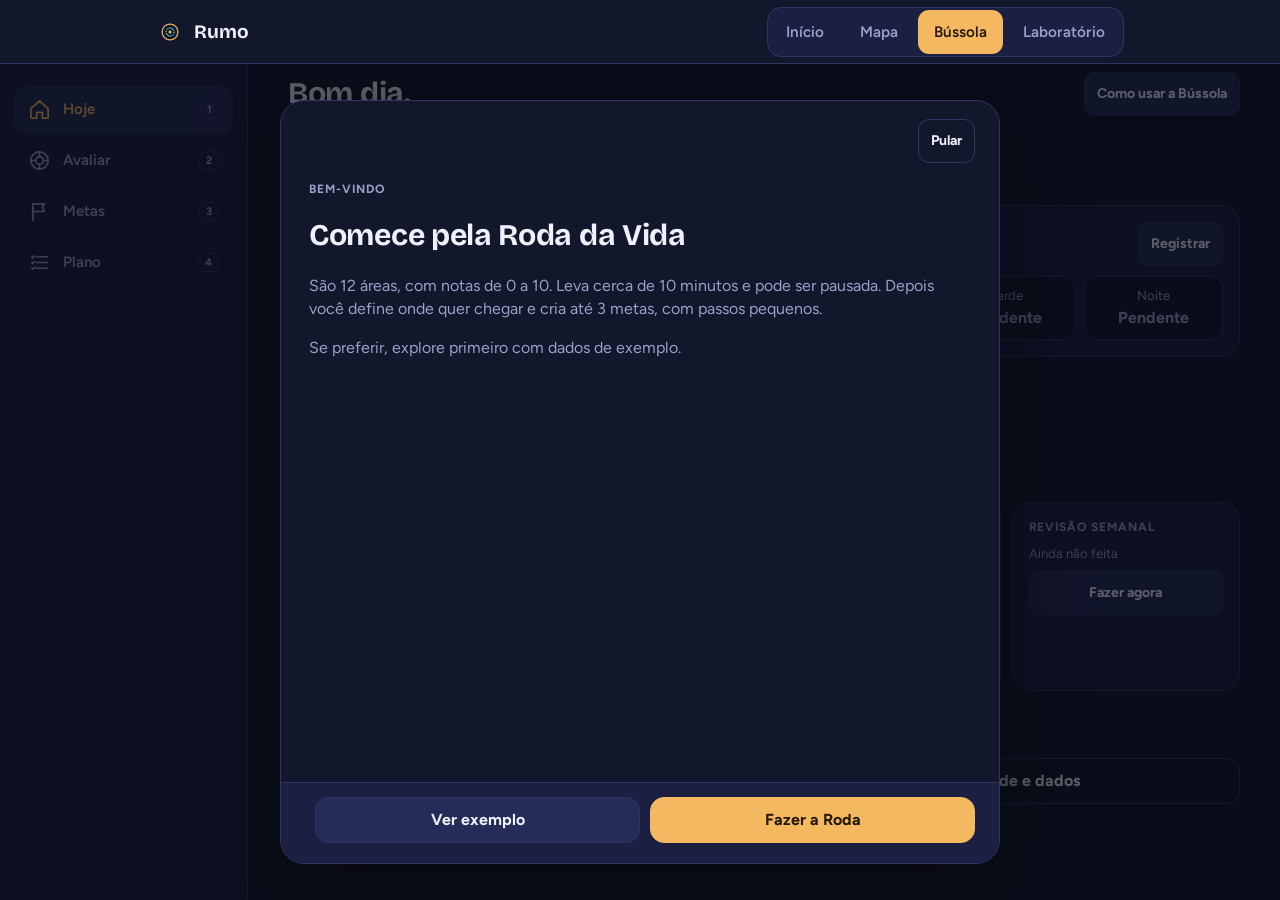
<file: coach.html>
<!DOCTYPE html>
<html lang="pt-BR">
<head>
<meta charset="utf-8">
<title>Bússola · Rumo</title>
<meta name="viewport" content="width=device-width, initial-scale=1">
<meta http-equiv="refresh" content="0;url=bussola.html">
<script>location.replace('bussola.html'+location.hash)</script>
</head>
<body><p>Esta página mudou de nome. <a href="bussola.html">Abrir a Bússola</a>.</p></body>
</html>
</file>
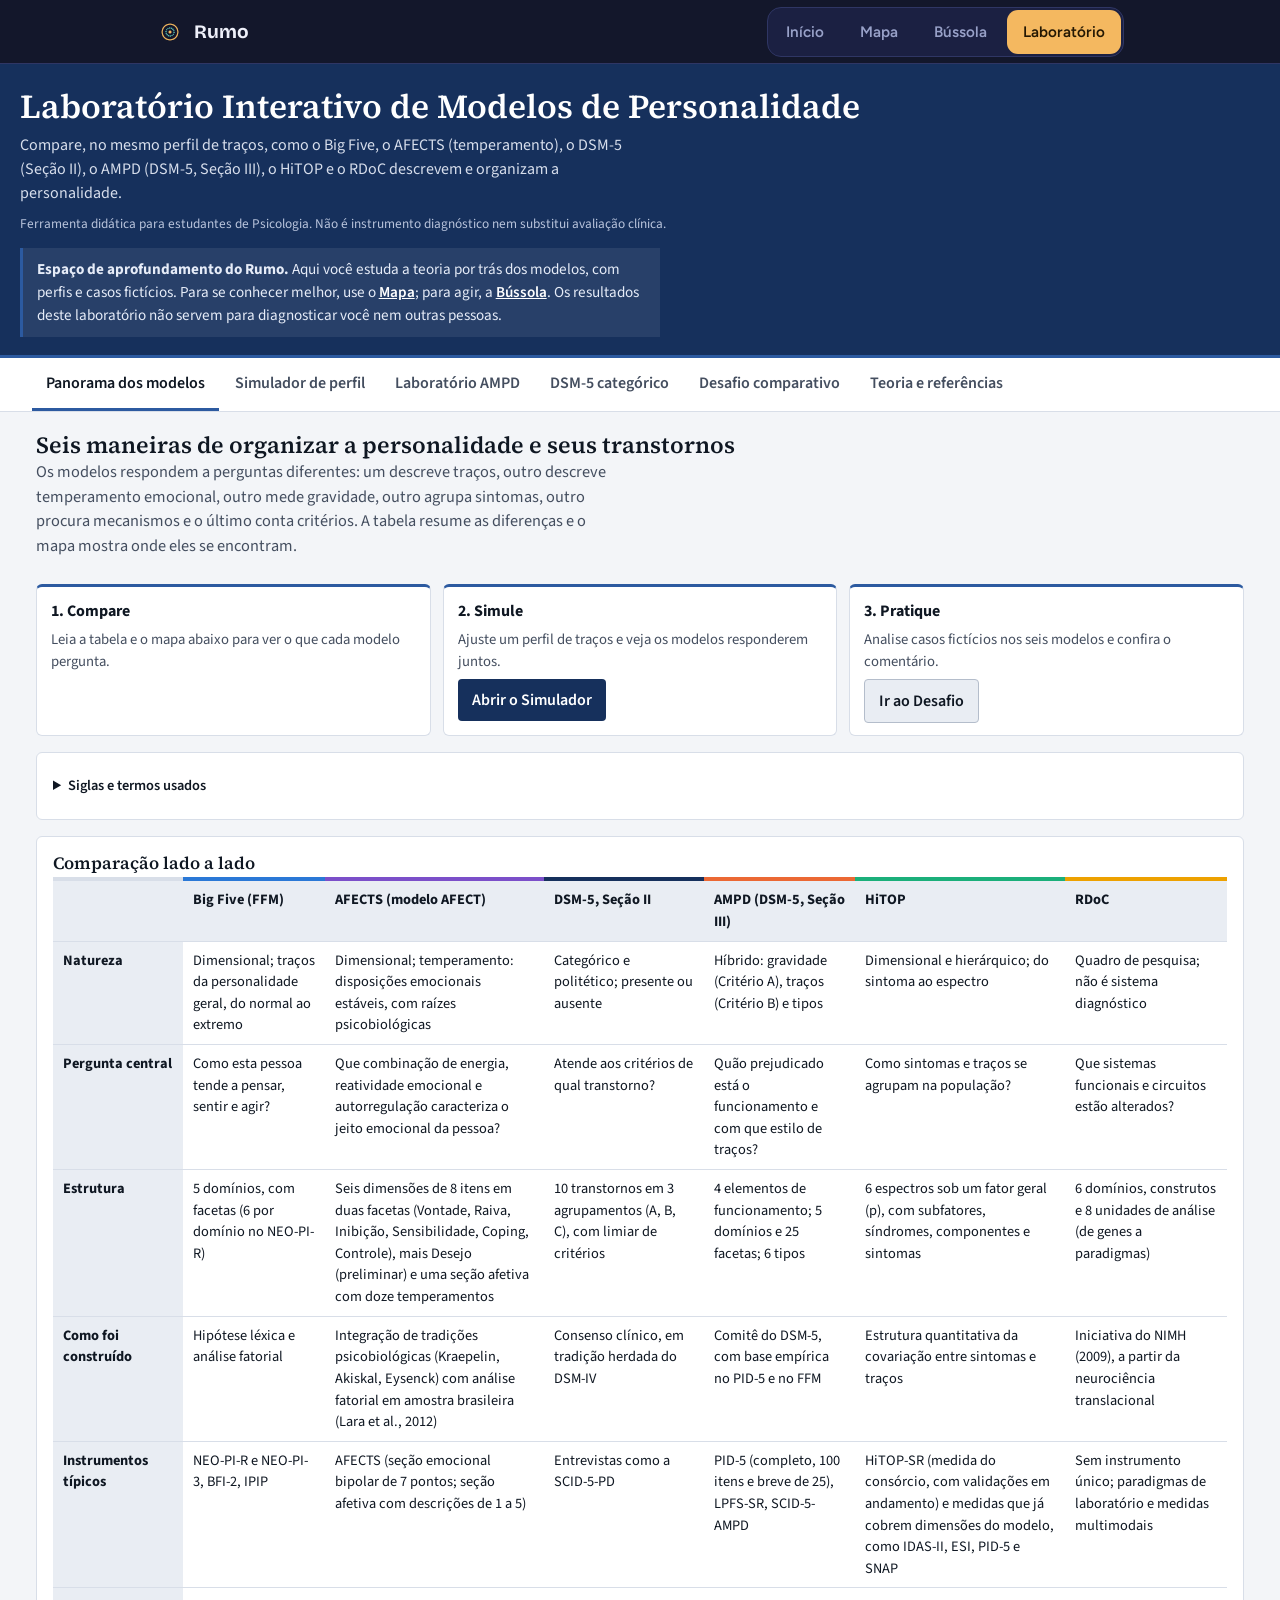
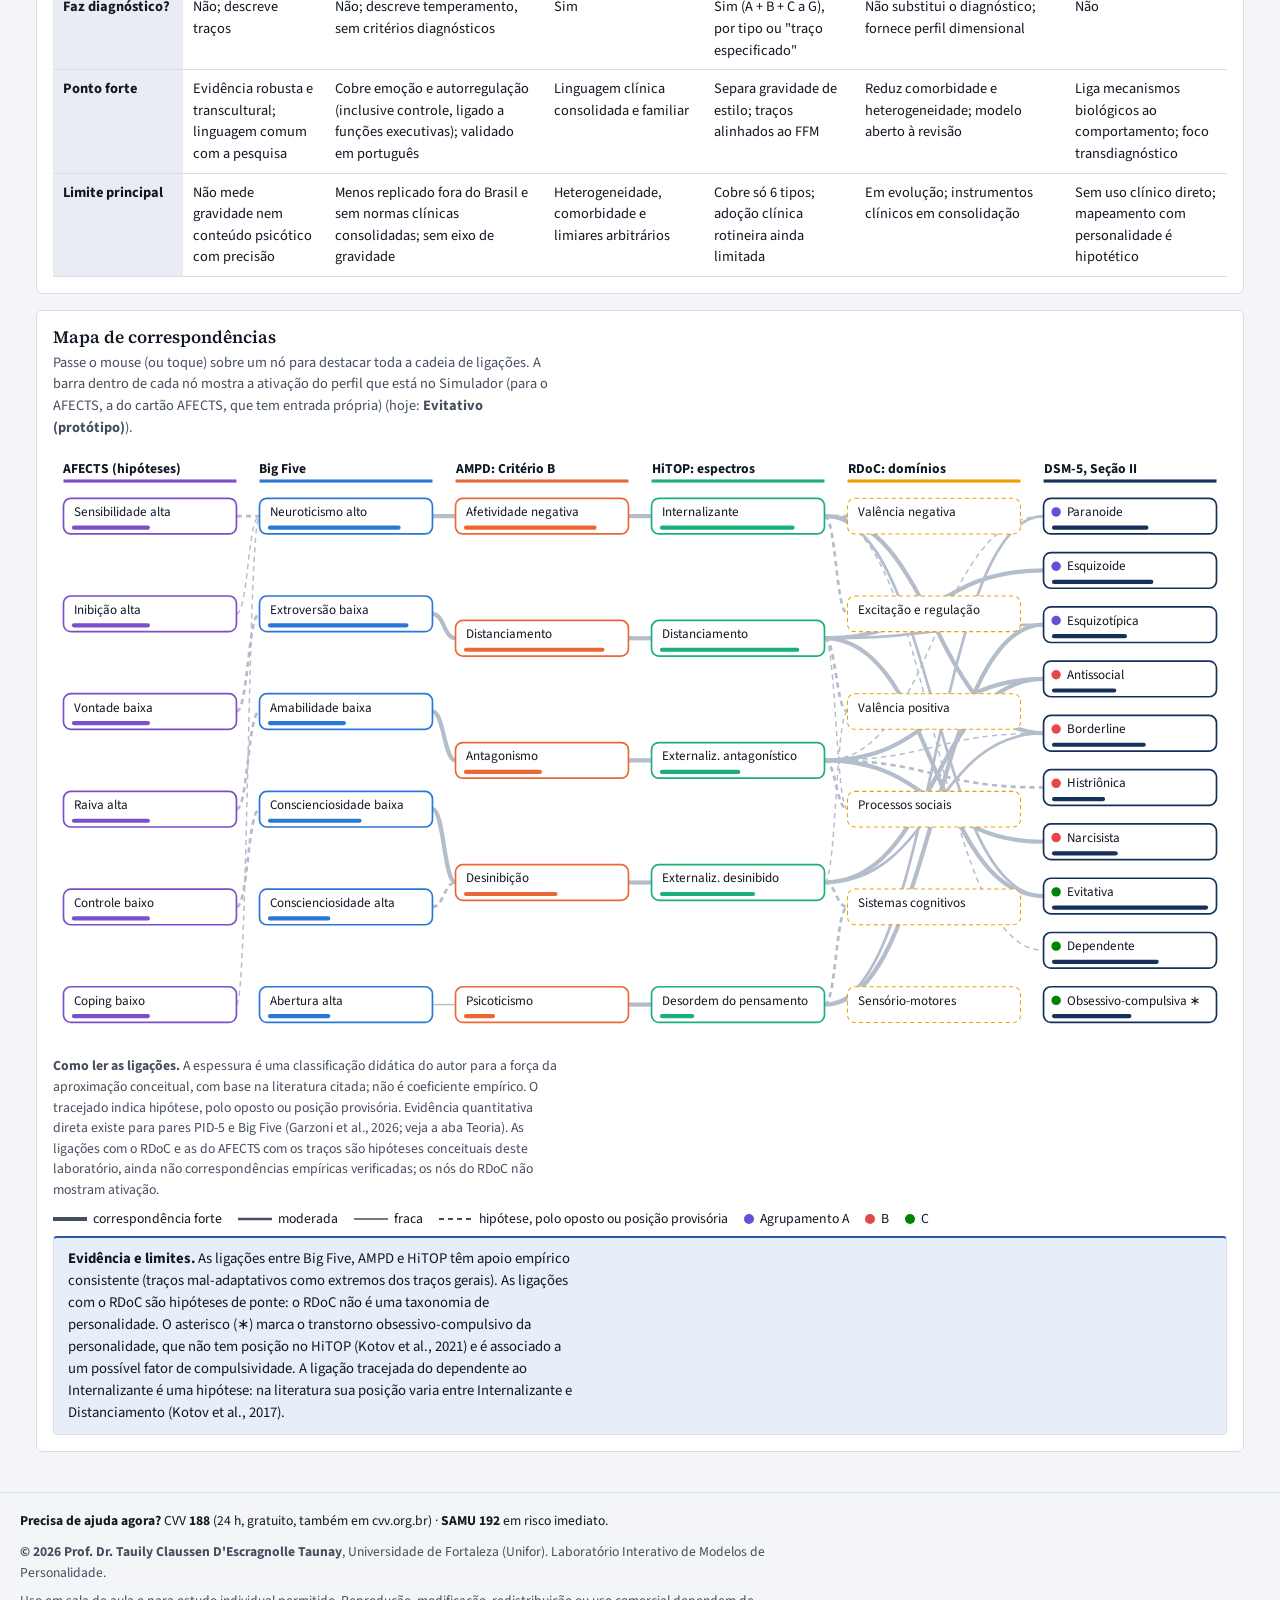
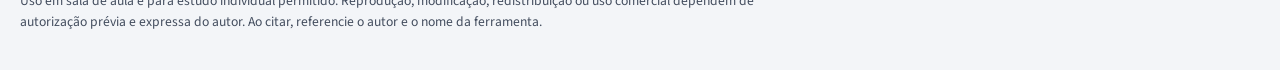
<file: laboratorio.html>
<!DOCTYPE html>
<html lang="pt-BR">
<head>
<meta charset="utf-8">
<meta name="viewport" content="width=device-width, initial-scale=1">
<title>Laboratório · Rumo</title>
<script src="rumo-bar.js"></script>
<style>
@font-face{font-family:'Source Serif 4';font-style:normal;font-weight:600;font-display:swap;src:url([data-uri]) format('woff2')}
@font-face{font-family:'Source Serif 4';font-style:normal;font-weight:700;font-display:swap;src:url([data-uri]) format('woff2')}
@font-face{font-family:'Source Sans 3';font-style:normal;font-weight:400;font-display:swap;src:url([data-uri]) format('woff2')}
@font-face{font-family:'Source Sans 3';font-style:italic;font-weight:400;font-display:swap;src:url([data-uri]) format('woff2')}
@font-face{font-family:'Source Sans 3';font-style:normal;font-weight:600;font-display:swap;src:url([data-uri]) format('woff2')}
@font-face{font-family:'Source Sans 3';font-style:normal;font-weight:700;font-display:swap;src:url([data-uri]) format('woff2')}
/* Direção: caderno de laboratório acadêmico. Azul-marinho e dourado como moldura; cores de dados validadas apenas para os gráficos.
   Layout: faixa de título, abas, painéis em cartões; no Simulador, controles à esquerda e painel comparativo à direita. */
:root{
  color-scheme: light;
  --bg:#f3f5f8; --surface:#ffffff; --surface2:#e9edf3; --ink:#0f1722; --ink2:#444e5f; --muted:#5b6575;
  --line:#d8dee8; --axis:#b4bdcb; --navy:#16305c; --on-navy:#ffffff; --acc:#2c5aa0; --acc-soft:#e7eef9; --on-acc:#ffffff; --hl:#2c5aa0;
  --c-big5:#2a78d6; --c-ampd:#eb6834; --c-hitop:#1baf7a; --c-rdoc:#eda100; --c-dsm:#16305c; --c-af:#7b4fc9;
  --cl-a:#6250d6; --cl-b:#e34948; --cl-c:#008300;
  --d-nv:#e34948; --d-pv:#2a78d6; --d-cs:#eda100; --d-sp:#e87ba4; --d-ar:#008300; --d-sm:#6250d6;
  --ok:#006300; --bad:#b32d2d; --warn:#8a5a00;
  --font-display: "Source Serif 4", Georgia, Cambria, "Times New Roman", serif;
  --font-body: "Source Sans 3", Calibri, Carlito, "Segoe UI", system-ui, -apple-system, sans-serif;
}
@media (prefers-color-scheme: dark){
  :root:not([data-theme="light"]){
    color-scheme: dark;
    --bg:#0e1218; --surface:#171c24; --surface2:#222934; --ink:#eceff4; --ink2:#c0c8d4; --muted:#9aa4b4;
    --line:#2b3340; --axis:#3b4555; --navy:#10244a; --acc:#8db0ea; --acc-soft:#1d2a42; --on-acc:#0b0f16; --hl:#8db0ea;
    --c-big5:#3987e5; --c-ampd:#d95926; --c-hitop:#199e70; --c-rdoc:#c98500; --c-dsm:#9fb4e0; --c-af:#a98be6;
    --cl-a:#9085e9; --cl-b:#e66767; --cl-c:#3aa83a;
    --d-nv:#e66767; --d-pv:#3987e5; --d-cs:#c98500; --d-sp:#d55181; --d-ar:#008300; --d-sm:#9085e9;
    --ok:#4cc24c; --bad:#e66767; --warn:#f0b24a;
  }
}
:root[data-theme="dark"]{
  color-scheme: dark;
  --bg:#0e1218; --surface:#171c24; --surface2:#222934; --ink:#eceff4; --ink2:#c0c8d4; --muted:#9aa4b4;
  --line:#2b3340; --axis:#3b4555; --navy:#10244a; --acc:#8db0ea; --acc-soft:#1d2a42; --on-acc:#0b0f16; --hl:#8db0ea;
  --c-big5:#3987e5; --c-ampd:#d95926; --c-hitop:#199e70; --c-rdoc:#c98500; --c-dsm:#9fb4e0; --c-af:#a98be6;
  --cl-a:#9085e9; --cl-b:#e66767; --cl-c:#3aa83a;
  --d-nv:#e66767; --d-pv:#3987e5; --d-cs:#c98500; --d-sp:#d55181; --d-ar:#008300; --d-sm:#9085e9;
  --ok:#4cc24c; --bad:#e66767; --warn:#f0b24a;
}
*{box-sizing:border-box}
html,body{margin:0}
body{background:var(--bg);color:var(--ink);font-family:var(--font-body);font-size:16px;line-height:1.5}
h1,h2,h3,h4{font-family:var(--font-display);font-weight:600;text-wrap:balance;margin:0;line-height:1.2}
h2{font-size:1.45rem;color:var(--ink)}
h3{font-size:1.08rem}
p{margin:0 0 .6em;max-width:72ch}
a{color:#1a4a94}
button,select,input{font:inherit;color:inherit}
:focus-visible{outline:3px solid var(--acc);outline-offset:2px}

.top{background:var(--navy);color:var(--on-navy);border-bottom:3px solid var(--acc);padding:22px 20px 18px}
.top .wrap{max-width:1240px;margin:0 auto}
.top h1{font-size:clamp(1.4rem,3.2vw,2.1rem);color:var(--on-navy)}
.top p{color:#d7deec;margin:.4em 0 0;max-width:80ch}
.top small{display:block;margin-top:.7em;color:#b9c4dc}

.tabs{position:sticky;top:0;z-index:20;background:var(--surface);border-bottom:1px solid var(--line)}
.tabs .wrap{max-width:1240px;margin:0 auto;display:flex;gap:2px;overflow-x:auto;padding:0 12px}
.tabs button{background:none;border:0;border-bottom:3px solid transparent;padding:13px 14px;cursor:pointer;color:var(--ink2);white-space:nowrap;font-weight:600}
.tabs button:hover{color:var(--ink)}
.tabs button[aria-selected="true"]{color:var(--ink);border-bottom-color:var(--acc)}

main{max-width:1240px;margin:0 auto;padding:20px 16px 40px}
.tab[hidden]{display:none}
.lead{color:var(--ink2);font-size:1.02rem}
.card{background:var(--surface);border:1px solid var(--line);border-radius:6px;padding:16px}
.card > h3{margin-bottom:4px}
.card .sub{color:var(--ink2);font-size:.9rem;margin-bottom:10px}
.stack{display:flex;flex-direction:column;gap:16px}
.grid2{align-items:start;display:grid;grid-template-columns:repeat(auto-fit,minmax(min(340px,100%),1fr));gap:16px}
.scroll{overflow-x:auto}
.note{background:var(--acc-soft);border:1px solid var(--line);border-top:2px solid var(--acc);padding:10px 14px;border-radius:4px;font-size:.92rem;color:var(--ink)}
.note p{margin:0}
.small{font-size:.86rem;color:var(--ink2)}

/* tabela */
table{border-collapse:collapse;width:100%;font-size:.9rem}
th,td{border-bottom:1px solid var(--line);padding:8px 10px;text-align:left;vertical-align:top}
thead th{position:sticky;top:0;background:var(--surface2);font-weight:700}
tbody th{background:var(--surface2);font-weight:700;width:130px}
.cmp{min-width:980px}
.cmp thead th{border-top:4px solid var(--m,var(--line))}

/* simulador */
.sim{display:grid;grid-template-columns:330px minmax(0,1fr);gap:16px;align-items:start}
.ctrls{position:sticky;top:58px;max-height:calc(100vh - 70px);overflow:auto}
.ctl{margin:12px 0}
.ctl label{display:flex;flex-wrap:wrap;justify-content:space-between;gap:2px 8px;font-weight:600;font-size:.93rem}
.ctl .val{font-weight:700;font-variant-numeric:tabular-nums;color:var(--ink)}
input[type=range]{min-height:32px}
summary{padding:6px 0;cursor:pointer}
.ctl input[type=range]{width:100%;height:32px;accent-color:var(--acc);margin:0}
.poles{display:flex;justify-content:space-between;gap:8px;font-size:.76rem;color:var(--muted)}
.poles span:last-child{text-align:right}
.ctl select{width:100%;padding:7px 8px;border:1px solid var(--axis);border-radius:4px;background:var(--surface)}
.sep{border:0;border-top:1px solid var(--line);margin:14px 0}
.btn{background:var(--navy);color:var(--on-navy);border:0;border-radius:4px;padding:9px 14px;cursor:pointer;font-weight:600}
.btn:hover{filter:brightness(1.15)}
.btn.alt{background:var(--surface2);color:var(--ink);border:1px solid var(--axis)}

.bar{display:grid;grid-template-columns:minmax(96px,160px) 1fr 34px;align-items:center;gap:8px;font-size:.88rem;margin:6px 0}
.bar b{text-align:right;font-variant-numeric:tabular-nums}
.track{position:relative;height:10px;background:var(--surface2);border-radius:5px}
.fill{position:absolute;left:0;top:0;bottom:0;border-radius:0 5px 5px 0;min-width:2px}
.thr{position:absolute;top:-4px;bottom:-4px;width:2px;background:var(--ink2);border-radius:1px}
.track.na{background:repeating-linear-gradient(45deg,var(--surface2) 0 5px,var(--line) 5px 7px)}
.grp{font-size:.76rem;text-transform:uppercase;letter-spacing:.05em;color:var(--muted);margin:12px 0 0;font-weight:700}
.bip{margin:10px 0}
.bip-h{display:flex;justify-content:space-between;font-size:.88rem}
.bipt{margin:8px 0 5px}
.bipt .mid{position:absolute;left:50%;top:-3px;bottom:-3px;width:1px;background:var(--axis)}
.bipt .dot{position:absolute;top:50%;width:14px;height:14px;margin:-7px 0 0 -7px;border-radius:50%;background:var(--c-big5);border:2px solid var(--surface)}
.verdict{display:flex;gap:10px;align-items:flex-start;border:1px solid var(--line);border-top:3px solid var(--vc,var(--axis));border-radius:4px;padding:9px 12px;margin:10px 0;font-size:.92rem;background:var(--surface)}
.verdict .ic{font-weight:800;color:var(--vc,var(--ink2));min-width:1.2em}
.verdict.good{--vc:var(--ok)} .verdict.bad{--vc:var(--bad)} .verdict.mid{--vc:var(--warn)}
.chip{display:inline-flex;align-items:center;gap:6px;border:1px solid var(--axis);border-radius:4px;padding:3px 10px;font-size:.82rem;background:var(--surface);cursor:default}
button.chip{cursor:pointer;min-height:36px;margin:2px 0}
.rdchips{display:flex;flex-wrap:wrap;gap:6px;margin:6px 0 10px}
button.rdchip{display:inline-flex;align-items:center;gap:7px;min-height:36px;padding:3px 11px;border:1.5px solid var(--axis);border-radius:4px;background:var(--surface);color:var(--ink);font:inherit;font-size:.86rem;cursor:pointer}
button.rdchip .dd{width:12px;height:12px;border-radius:50%;background:var(--dc);flex:none}
button.rdchip .fl{font-size:.7rem;color:var(--ink2);border-left:1px solid var(--line);padding-left:7px}
button.rdchip[aria-pressed=true]{border-color:var(--dc);background:color-mix(in srgb,var(--dc) 16%,var(--surface));font-weight:700}
button.rdchip:focus-visible{outline:3px solid var(--navy);outline-offset:2px}
.rdpanel{border:1px solid var(--line);border-top:3px solid var(--dc);background:color-mix(in srgb,var(--dc) 7%,var(--surface));border-radius:4px;padding:10px 14px;margin:4px 0 8px}
.rdpanel h4{margin:0 0 4px;font-size:1rem}
.rdpanel .why{margin:6px 0;font-size:.92rem}
.rdpills{display:flex;flex-wrap:wrap;gap:5px;margin:4px 0 6px}
.rdpills span{border:1px solid var(--dc);border-radius:4px;padding:1px 9px;font-size:.8rem;background:var(--surface)}
.rdlegend{font-size:.8rem;color:var(--ink2);margin:0 0 4px}
.rdunits{display:grid;grid-template-columns:repeat(auto-fit,minmax(110px,1fr));gap:4px;margin:6px 0}
.rdunits span{font-size:.78rem;background:var(--surface);border:1px dashed var(--axis);border-radius:6px;padding:2px 6px;text-align:center}
.rdtag{display:inline-flex;align-items:center;gap:5px;min-height:32px;margin:2px 1px;padding-top:2px;padding-bottom:2px;border:1px solid var(--dc);border-radius:4px;padding:0 8px;font-size:.85em;background:color-mix(in srgb,var(--dc) 12%,var(--surface));color:var(--ink);font-weight:600;cursor:pointer;font-family:inherit}
.rdtag .dd{width:9px;height:9px;border-radius:50%;background:var(--dc)}
#rdMatrix tbody th .dd{display:inline-block;width:10px;height:10px;border-radius:50%;background:var(--dc);margin-right:6px}
button.chip[aria-pressed="true"]{background:var(--navy);color:var(--on-navy);border-color:var(--navy)}
.dotc{width:10px;height:10px;border-radius:50%;display:inline-block;background:var(--dc,var(--axis))}
.legend{display:flex;flex-wrap:wrap;gap:6px 16px;font-size:.86rem;margin:6px 0}
.legend span{display:inline-flex;align-items:center;gap:6px}
.chartwrap{position:relative}
.chartwrap svg{width:100%;height:auto;display:block}
.tip{position:absolute;pointer-events:none;background:var(--surface);border:1px solid var(--axis);border-radius:4px;padding:8px 10px;font-size:.82rem;box-shadow:0 4px 14px rgba(0,0,0,.18);z-index:5;min-width:200px}
.tip b{display:block;margin-bottom:3px}
.tip .r{display:flex;justify-content:space-between;gap:12px}
details{margin-top:8px}
summary{cursor:pointer;font-weight:600;font-size:.9rem}
.narr p{margin:0 0 .55em}
.narr strong{color:var(--ink)}
.crit{display:flex;gap:10px;align-items:flex-start;padding:9px 4px;min-height:40px;border-bottom:1px solid var(--line);font-size:.93rem;cursor:pointer}
.crit input{margin-top:4px;width:18px;height:18px;accent-color:var(--acc);flex:none}
.crit .n{font-weight:700;min-width:1.4em;color:var(--muted)}
.fgroup{border:1px solid var(--line);border-radius:4px;padding:8px 12px 10px;margin:0}
.fgroup{min-width:0}
.fgroup legend{padding:0 6px;font-weight:700;font-size:.9rem}
.fsl{display:grid;grid-template-columns:minmax(0,1fr) minmax(70px,130px) 34px;gap:8px;align-items:center;font-size:.85rem;margin:4px 0}
.fsl input{width:100%;accent-color:var(--acc)}
.fsl b{text-align:right;font-variant-numeric:tabular-nums}
.refs li{margin:0 0 .5em;font-size:.9rem}
.refs{padding-left:1.2em;max-width:100ch}
footer{border-top:1px solid var(--line);padding:18px 16px 30px;color:var(--ink2);font-size:.85rem}
footer .wrap{max-width:1240px;margin:0 auto}
footer p{max-width:110ch}

/* mapa */
#xwSvg{min-width:980px;width:100%;height:auto;display:block}
.xw .edge{fill:none;stroke:var(--axis);transition:stroke .12s,opacity .12s}
.xw.dim .edge{opacity:.15}
.xw.dim .node{opacity:.35}
.xw.dim .edge.hl{opacity:1;stroke:var(--hl)}
.xw.dim .node.hl{opacity:1}
.xw .node{cursor:default;transition:opacity .12s}
.xw text{fill:var(--ink)}
.xw .colh{font-weight:700;font-size:13px}

@media (max-width:920px){
  .sim{grid-template-columns:1fr}
  .ctrls{position:static;max-height:none}
}
@media (prefers-reduced-motion:reduce){*{transition:none!important}}

.sq{display:inline-flex;gap:3px;flex-wrap:wrap;margin:4px 0}
.sq i{width:24px;height:24px;border-radius:3px;border:1px solid var(--line);display:inline-grid;place-items:center;font-style:normal;font-size:.75rem;color:var(--muted)}
.sq i.on{background:var(--acc);color:var(--on-acc);border-color:var(--acc)}
.sq i.both{outline:2px solid var(--ink)}
.vig{border-top:3px solid var(--acc)}
.vig ol{margin:6px 0 10px 18px}
.vig .actions{display:flex;gap:8px;flex-wrap:wrap;margin-top:8px}
.vig button,.exbtn{font:inherit;cursor:pointer;border:1px solid var(--line);background:var(--surface);color:var(--ink);padding:6px 12px;border-radius:4px}
.vig button:hover{border-color:var(--acc)}
.rdchip{display:inline-block;padding:2px 9px;border-radius:4px;font-size:.8rem;border:1px solid var(--line)}
.rdchip.hi{background:var(--acc-soft);border-color:var(--acc);font-weight:700}
.tree ul{list-style:none;margin:2px 0 2px 16px;padding-left:12px;border-left:2px solid var(--line)}
.tree>ul{margin-left:0;border-left:0;padding-left:0}
.exgrid{display:grid;gap:6px;margin-top:6px}

/* onboarding, siglas, barra viva */
.howto{display:grid;grid-template-columns:repeat(auto-fit,minmax(min(230px,100%),1fr));gap:12px}
.howto .step{background:var(--surface);border:1px solid var(--line);border-top:3px solid var(--acc);border-radius:6px;padding:12px 14px;display:flex;flex-direction:column;gap:6px;align-items:flex-start}
.howto .step span{font-size:.92rem;color:var(--ink2)}
.gloss{margin-top:0}
.gloss dl{margin:10px 0 0;display:grid;grid-template-columns:minmax(80px,max-content) 1fr;gap:6px 16px;font-size:.9rem}
.gloss dt{font-weight:700}
.gloss dd{margin:0;color:var(--ink2)}
abbr{text-decoration:underline dotted;cursor:help}
.hint-scroll{display:none;margin:0 0 6px}
.cmp tbody th{position:sticky;left:0;z-index:1}
.cmp thead th:first-child{position:sticky;left:0;z-index:3}
#simResults,.ctrls{scroll-margin-top:56px}
.livebar{display:none}
@media (max-width:920px){
  .hint-scroll{display:block}
  .livebar{position:fixed;left:0;right:0;bottom:0;z-index:30;display:flex;align-items:center;justify-content:space-between;gap:10px;padding:8px 12px calc(8px + env(safe-area-inset-bottom));background:var(--surface);border-top:2px solid var(--acc);font-size:.85rem;box-shadow:0 -4px 14px rgba(0,0,0,.12)}
  .livebar[hidden]{display:none}
  .livebar .btn{padding:7px 10px;white-space:nowrap;flex:none}
  body.hasbar{padding-bottom:68px}
}
@media (max-width:560px){
  .gloss dl{grid-template-columns:1fr;gap:2px}
  .gloss dd{margin-bottom:8px}
  .cmp tbody th{width:96px;font-size:.8rem}
}
/* Rumo: aviso de enquadramento no cabeçalho */
.top .rumo-note{margin-top:.9em;padding:.7em .9em;border-left:3px solid var(--acc);background:rgba(255,255,255,.08);color:#e6ecf8;font-size:.95rem;max-width:80ch}
.top .rumo-note a{color:#fff;font-weight:600}
footer .rumo-help{margin-bottom:.8em;color:var(--ink)}
</style>
</head>
<body>

<header class="top">
  <div class="wrap">
    <h1>Laboratório Interativo de Modelos de Personalidade</h1>
    <p>Compare, no mesmo perfil de traços, como o Big Five, o AFECTS (temperamento), o DSM-5 (Seção II), o AMPD (DSM-5, Seção III), o HiTOP e o RDoC descrevem e organizam a personalidade.</p>
    <small>Ferramenta didática para estudantes de Psicologia. Não é instrumento diagnóstico nem substitui avaliação clínica.</small>
    <p class="rumo-note"><strong>Espaço de aprofundamento do Rumo.</strong> Aqui você estuda a teoria por trás dos modelos, com perfis e casos fictícios. Para se conhecer melhor, use o <a href="mapa.html">Mapa</a>; para agir, a <a href="bussola.html">Bússola</a>. Os resultados deste laboratório não servem para diagnosticar você nem outras pessoas.</p>
  </div>
</header>

<nav class="tabs" aria-label="Seções do laboratório">
  <div class="wrap" role="tablist">
    <button role="tab" data-tab="panorama" aria-selected="true">Panorama dos modelos</button>
    <button role="tab" data-tab="simulador" aria-selected="false">Simulador de perfil</button>
    <button role="tab" data-tab="ampd" aria-selected="false">Laboratório AMPD</button>
    <button role="tab" data-tab="dsm5" aria-selected="false">DSM-5 categórico</button>
    <button role="tab" data-tab="desafio" aria-selected="false">Desafio comparativo</button>
    <button role="tab" data-tab="teoria" aria-selected="false">Teoria e referências</button>
  </div>
</nav>

<main>

<!-- PANORAMA -->
<section id="tab-panorama" class="tab stack" role="tabpanel">
  <div>
    <h2>Seis maneiras de organizar a personalidade e seus transtornos</h2>
    <p class="lead">Os modelos respondem a perguntas diferentes: um descreve traços, outro descreve temperamento emocional, outro mede gravidade, outro agrupa sintomas, outro procura mecanismos e o último conta critérios. A tabela resume as diferenças e o mapa mostra onde eles se encontram.</p>
  </div>
  <div class="howto" aria-label="Como usar o laboratório">
    <div class="step"><b>1. Compare</b><span>Leia a tabela e o mapa abaixo para ver o que cada modelo pergunta.</span></div>
    <div class="step"><b>2. Simule</b><span>Ajuste um perfil de traços e veja os modelos responderem juntos.</span><button class="btn" data-go="simulador" type="button">Abrir o Simulador</button></div>
    <div class="step"><b>3. Pratique</b><span>Analise casos fictícios nos seis modelos e confira o comentário.</span><button class="btn alt" data-go="desafio" type="button">Ir ao Desafio</button></div>
  </div>
  <details class="card gloss"><summary>Siglas e termos usados</summary>
    <dl>
      <dt>AFECTS</dt><dd>Affective and Emotional Composite Temperament Scale: escala do modelo AFECT de temperamento.</dd>
      <dt>AMPD</dt><dd>Alternative Model for Personality Disorders: modelo alternativo da Seção III do DSM-5, com gravidade (Critério A) e traços (Critério B).</dd>
      <dt>LPFS</dt><dd>Level of Personality Functioning Scale: nível de funcionamento da personalidade, de 0 a 4, em identidade, autodirecionamento, empatia e intimidade.</dd>
      <dt>Big Five / FFM</dt><dd>Modelo dos Cinco Fatores: Neuroticismo, Extroversão, Abertura, Amabilidade e Conscienciosidade.</dd>
      <dt>HiTOP</dt><dd>Hierarchical Taxonomy of Psychopathology: taxonomia dimensional e hierárquica da psicopatologia.</dd>
      <dt>HiTOP-SR</dt><dd>HiTOP Self-Report: questionário do consórcio HiTOP para medir os espectros e suas dimensões.</dd>
      <dt>IDAS-II, ESI e SNAP</dt><dd>Inventory of Depressive and Anxiety Symptoms (internalizante), Externalizing Spectrum Inventory (externalizante) e Schedule for Nonadaptive and Adaptive Personality (traços), medidas que cobrem dimensões do HiTOP.</dd>
      <dt>PID-5</dt><dd>Personality Inventory for DSM-5: inventário dos 25 traços patológicos do AMPD.</dd>
      <dt>RDoC</dt><dd>Research Domain Criteria: quadro de pesquisa do NIMH, organizado em domínios funcionais.</dd>
      <dt>Politético</dt><dd>Diagnóstico por contagem de critérios: nenhum critério isolado é obrigatório.</dd>
      <dt>CID-11</dt><dd>Classificação Internacional de Doenças, 11ª revisão (OMS).</dd>
    </dl>
  </details>
  <div class="card">
    <h3>Comparação lado a lado</h3>
    <p class="small hint-scroll">Deslize a tabela para o lado para ver todos os modelos.</p>
    <div class="scroll" tabindex="0" role="region" aria-label="Tabela de comparação dos modelos, role para os lados"><table class="cmp" id="cmpTable"></table></div>
  </div>
  <div class="card xw" id="xwCard">
    <h3>Mapa de correspondências</h3>
    <p class="sub">Passe o mouse (ou toque) sobre um nó para destacar toda a cadeia de ligações. A barra dentro de cada nó mostra a ativação do perfil que está no Simulador (para o AFECTS, a do cartão AFECTS, que tem entrada própria) (hoje: <strong id="xwProfile">—</strong>).</p>
    <p class="small hint-scroll">Deslize para o lado e toque em um nó para destacar a cadeia de ligações.</p>
    <div class="scroll" tabindex="0" role="region" aria-label="Mapa de correspondências, role para os lados"><svg id="xwSvg" viewBox="0 0 1120 580" role="img" aria-label="Mapa de correspondências entre AFECTS, Big Five, AMPD, HiTOP, RDoC e transtornos de personalidade do DSM-5"></svg></div>
    <p class="small"><strong>Como ler as ligações.</strong> A espessura é uma classificação didática do autor para a força da aproximação conceitual, com base na literatura citada; não é coeficiente empírico. O tracejado indica hipótese, polo oposto ou posição provisória. Evidência quantitativa direta existe para pares PID-5 e Big Five (Garzoni et al., 2026; veja a aba Teoria). As ligações com o RDoC e as do AFECTS com os traços são hipóteses conceituais deste laboratório, ainda não correspondências empíricas verificadas; os nós do RDoC não mostram ativação.</p>
    <div class="legend" aria-label="Legenda do mapa">
      <span><svg width="34" height="10"><line x1="0" y1="5" x2="34" y2="5" stroke="var(--ink2)" stroke-width="4"/></svg> correspondência forte</span>
      <span><svg width="34" height="10"><line x1="0" y1="5" x2="34" y2="5" stroke="var(--ink2)" stroke-width="2.6"/></svg> moderada</span>
      <span><svg width="34" height="10"><line x1="0" y1="5" x2="34" y2="5" stroke="var(--ink2)" stroke-width="1.4"/></svg> fraca</span>
      <span><svg width="34" height="10"><line x1="0" y1="5" x2="34" y2="5" stroke="var(--ink2)" stroke-width="2" stroke-dasharray="5 4"/></svg> hipótese, polo oposto ou posição provisória</span>
      <span><span class="dotc" style="--dc:var(--cl-a)"></span> Agrupamento A</span>
      <span><span class="dotc" style="--dc:var(--cl-b)"></span> B</span>
      <span><span class="dotc" style="--dc:var(--cl-c)"></span> C</span>
    </div>
    <div class="note"><p><strong>Evidência e limites.</strong> As ligações entre Big Five, AMPD e HiTOP têm apoio empírico consistente (traços mal-adaptativos como extremos dos traços gerais). As ligações com o RDoC são hipóteses de ponte: o RDoC não é uma taxonomia de personalidade. O asterisco (∗) marca o transtorno obsessivo-compulsivo da personalidade, que não tem posição no HiTOP (Kotov et al., 2021) e é associado a um possível fator de compulsividade. A ligação tracejada do dependente ao Internalizante é uma hipótese: na literatura sua posição varia entre Internalizante e Distanciamento (Kotov et al., 2017).</p></div>
  </div>
</section>

<!-- SIMULADOR -->
<section id="tab-simulador" class="tab" role="tabpanel" hidden>
  <div class="sim">
    <aside class="card ctrls" aria-label="Controles do perfil">
      <h3>Perfil de traços</h3>
      <p class="sub">Escolha um caso de partida e ajuste os controles. Todos os painéis se atualizam juntos.</p>
      <div class="ctl"><label for="preset">Caso de partida</label><select id="preset"></select><button type="button" class="btn alt" id="resetCase" style="margin-top:6px;padding:6px 10px">Voltar ao caso de partida</button></div>
      <div class="ctl"><label for="refsel">Sobrepor perfil de referência</label><select id="refsel"></select></div>
      <hr class="sep">
      <div id="sliders"></div>
      <hr class="sep">
      <div class="ctl"><label for="sL"><span>Gravidade do funcionamento (<abbr title="Level of Personality Functioning Scale: Escala de Nível de Funcionamento da Personalidade">LPFS</abbr>) </span> <span class="val" id="sL-v"></span></label>
        <input type="range" id="sL" min="0" max="4" step="1">
        <div class="poles"><span>0 sem prejuízo</span><span>4 extremo</span></div>
        <div class="small" id="sL-t"></div>
        <details><summary>Avaliar os quatro elementos separadamente</summary>
          <div class="small">Regra vigente: nível 2 ou mais em pelo menos dois dos quatro elementos. O controle acima ajusta os quatro de uma vez.</div>
          <div class="exgrid" id="exgrid"></div></details></div>
      <div class="ctl"><label class="small" for="ruleSel">Regra do Critério A</label><select id="ruleSel"><option value="cur">Vigente: nível 2 ou mais em pelo menos 2 elementos</option><option value="prop">Proposta (Sharp et al., 2025): nível global 2 ou mais</option></select><div class="small">Sharp et al. (2025) propõem eliminar a exigência de 2 elementos e usar o nível global (2 = leve na nova rotulagem). É proposta em análise pela APA, ainda não adotada.</div><details class="small"><summary>Evidências sobre a estrutura do Critério A</summary><p>Em adolescentes de 12 a 18 anos, o LoPF-Q mostrou estrutura essencialmente unidimensional (um fator geral de funcionamento), e o ponto de corte clínico foi de cerca de 177 pontos no escore total (Kerr et al., 2023). Em adultos jovens, a LPFS-BF 2.0 também foi essencialmente unidimensional, e o escore total 31,5 (de 12 itens) distinguiu o corte clínico de uma entrevista, com AUC de 0,89 (Ran et al., 2025). Na versão brasileira, dois fatores (Self e Interpessoal) ajustaram melhor que um, e Empatia e Intimidade tiveram os coeficientes mais fracos (Oliveira et al., 2023). Os estudos divergem na forma (um fator geral ou dois fatores correlacionados), mas nenhum encontrou quatro elementos claramente separáveis; esses cortes são de outras escalas e não se convertem em nível de 0 a 4.</p></details></div>
      <div class="ctl"><label for="sT">Limiar de "traço elevado" (índice) <span class="val" id="sT-v"></span></label>
        <input type="range" id="sT" min="60" max="95" step="5">
        <div class="poles"><span>mais sensível</span><span>mais restrito</span></div>
        <div class="small">Convenção didática (índice 0 a 100), não é percentil nem ponto de corte psicométrico. Na prática, use as normas do instrumento.</div></div>
      <div class="note"><p>Os índices de 0 a 100 são didáticos: não são percentis nem escores normativos. Os pesos que ligam os modelos são heurísticos, definidos para ensino, e não parâmetros psicométricos.</p></div>
    </aside>

    <div class="stack" id="simResults">
      <div class="card">
        <h3>Onde os modelos convergem e divergem</h3>
        <p class="sub">Cinco eixos de aproximação entre construtos (não dimensões equivalentes), orientados para o polo desadaptativo. O Big Five geral não tem eixo para pensamento incomum (a Abertura é só uma relação modesta), por isso sua linha fica aberta ali. O RDoC não entra no gráfico porque não produz escores de pessoa: veja o cartão qualitativo abaixo.</p>
        <div class="legend" id="radarLegend"></div>
        <div class="chartwrap" id="radarWrap"><svg id="radar" role="img" aria-label="Gráfico de radar comparando três modelos dimensionais (Big Five, AMPD e HiTOP) nos cinco eixos de aproximação"></svg><div class="tip" id="radarTip" hidden></div></div>
        <details><summary>Ver tabela de valores</summary><div class="scroll" tabindex="0" role="region" aria-label="Tabela de valores do gráfico, role para os lados"><table id="radarTable"></table></div></details>
      </div>

      <div class="card">
        <h3>Leitura integrada deste perfil</h3>
        <div class="narr" id="narr"></div>
      </div>

      <div class="grid2">
        <div class="card"><h3>Big Five</h3><p class="sub">Descreve o estilo em toda a faixa, do adaptativo ao desadaptativo. Não decide se há transtorno.</p><div id="cB5"></div></div>
        <div class="card"><h3>AMPD (DSM-5, Seção III)</h3><p class="sub">Combina gravidade (Critério A) e estilo (Critério B). Só há transtorno se a gravidade atingir o nível 2 (moderada, na rotulagem vigente).</p><div id="cAMPD"></div></div>
        <div class="card"><h3>HiTOP</h3><p class="sub">Posiciona o perfil em espectros contínuos. O prejuízo é um eixo à parte.</p><div id="cHT"></div></div>
        <div class="card"><h3>RDoC</h3><p class="sub">Pergunta pelos mecanismos: que hipóteses funcionais valeria testar. Não classifica a pessoa nem produz escores.</p><div id="cRD"></div></div>
      </div>
      <div class="card" id="afCard"><h3 style="--m:var(--c-af)">AFECTS (temperamento emocional)</h3>
        <p class="sub">Temperamento descreve o jeito emocional estável da pessoa (energia, reatividade, autorregulação). O AFECTS é outro instrumento: ele tem entrada própria e <strong>não é calculado</strong> a partir dos controles de Big Five acima. A ligação entre eles é uma hipótese conceitual.</p>
        <div class="grid2"><div><div id="afSliders"></div></div><div class="chartwrap"><svg id="afRadar" role="img" aria-label="Radar com as seis dimensões do AFECTS"></svg></div></div>
        <div id="afOut"></div>
        <div id="afTemp"></div>
        <details id="afIdxBox"><summary><strong>Índices compostos do AFECT (opcional)</strong></summary><div id="afIdx"></div></details>
      </div>
      <div class="card"><h3>DSM-5, Seção II (categórico)</h3><p class="sub">O diagnóstico real conta critérios (veja a aba "DSM-5 categórico"). Aqui, para comparar, mostramos a semelhança do perfil com o protótipo de cada transtorno no modelo dos Cinco Fatores.</p><div id="cDSM"></div></div>
    </div>
  </div>
</section>

<!-- AMPD LAB -->
<section id="tab-ampd" class="tab stack" role="tabpanel" hidden>
  <div>
    <h2>Laboratório AMPD: gravidade, traços e tipos</h2>
    <p class="lead">Reproduza o raciocínio da Seção III. Primeiro avalie o funcionamento da personalidade (Critério A), depois os traços em nível de faceta (Critério B). O resultado mostra se o perfil atende a um dos seis tipos ou ao diagnóstico de "traço especificado".</p>
  </div>
  <div class="grid2">
    <div class="card">
      <h3>Critério A: nível de funcionamento da personalidade</h3>
      <p class="sub">Quatro elementos, de 0 (pouco ou nenhum prejuízo) a 4 (extremo).</p>
      <div class="ctl"><label class="small" for="ruleSel2">Regra do Critério A</label><select id="ruleSel2"><option value="cur">Vigente: nível 2 ou mais em pelo menos 2 elementos</option><option value="prop">Proposta (Sharp et al., 2025): nível global 2 ou mais</option></select></div>
      <div id="lpfs"></div>
      <div id="lpfsOut"></div>
    </div>
    <div class="card">
      <h3>Resultado</h3>
      <div id="ampdOut"></div>
      <div class="ctl"><label for="fcut">Limiar de faceta elevada <span class="val" id="fcut-v"></span></label>
        <input type="range" id="fcut" min="1" max="3" step="0.25" value="2" style="width:100%;accent-color:var(--acc)">
        <div class="poles"><span>1 (sensível)</span><span>3 (restrito)</span></div></div>
      <div style="display:flex;flex-wrap:wrap;gap:8px;margin-top:6px">
        <button class="btn" id="sendSim" type="button">Enviar este perfil ao Simulador</button>
        <button class="btn alt" id="resetAmpd" type="button">Zerar facetas</button>
      </div>
      <div class="small" style="margin-top:8px">Preencher exemplo de tipo:</div>
      <div id="ampdPresets" style="display:flex;flex-wrap:wrap;gap:6px;margin-top:4px"></div>
    </div>
  </div>
  <div class="card">
    <h3>Critério B: 25 facetas em 5 domínios</h3>
    <p class="sub">Escala de 0 (muito falso ou frequentemente falso) a 3 (muito verdadeiro ou frequentemente verdadeiro), como no PID-5. O escore do domínio usa as três facetas principais de cada um (marcadas com ●). No DSM-5, hostilidade, depressividade, desconfiança e afetividade restrita aparecem em dois domínios; aqui cada uma figura no domínio da sua definição principal.</p>
    <div class="grid2" id="facets"></div>
  </div>
  <div class="note"><p>As regras de cada tipo seguem a Seção III do DSM-5 e do DSM-5-TR. Confirme o texto no manual antes de qualquer uso clínico. Os Critérios C a G (inflexibilidade e abrangência, estabilidade, exclusão de outro transtorno mental, de substância ou condição médica, e normatividade para o estágio do desenvolvimento ou ambiente sociocultural) dependem de julgamento clínico e não são simulados. O tipo obsessivo-compulsivo é o que o AMPD captura de forma menos completa em relação ao construto tradicional (Samuel et al., 2022).</p></div>
</section>

<!-- DSM-5 -->
<section id="tab-dsm5" class="tab stack" role="tabpanel" hidden>
  <div>
    <h2>DSM-5 Seção II: o diagnóstico por contagem de critérios</h2>
    <p class="lead">Marque os critérios presentes e veja o limiar. O gráfico abaixo mostra por que o modelo categórico gera heterogeneidade: muitas combinações diferentes levam ao mesmo rótulo.</p>
  </div>
  <div class="card">
    <div id="dsmChips" style="display:flex;flex-wrap:wrap;gap:6px"></div>
  </div>
  <div class="grid2">
    <div class="card">
      <h3 id="dsmTitle"></h3>
      <p class="sub" id="dsmSub"></p>
      <div id="dsmCrit"></div>
      <hr class="sep">
      <div id="dsmGate"></div>
    </div>
    <div class="stack">
      <div class="card">
        <h3>Contagem e limiar</h3>
        <div id="dsmCount"></div>
        <div class="chartwrap"><svg id="dsmChart" role="img" aria-label="Número de combinações de critérios por quantidade de critérios presentes"></svg></div>
        <div id="dsmStats" class="small"></div>
      </div>
      <div class="note"><p>Os critérios estão parafraseados de forma resumida para estudo. O texto oficial e as regras completas estão no DSM-5-TR (American Psychiatric Association, 2022).</p></div>
    </div>
  </div>
</section>

<!-- TEORIA -->
<section id="tab-desafio" class="tab stack" role="tabpanel" hidden>
  <div>
    <h2>Desafio comparativo: casos fictícios</h2>
    <p class="lead">Para cada caso, responda às seis perguntas antes de abrir o comentário. Depois carregue o perfil no Simulador ou confira os critérios categóricos. Os casos são inventados para ensino e não substituem avaliação clínica. Os casos 6 e 7 são compostos fictícios, sem relação com pessoas reais, e servem de gabarito para o treino técnico; para casos públicos, use a análise crítica de fontes, sem atribuir diagnósticos.</p>
  </div>
  <div id="vigs" class="stack"></div>
</section>

<section id="tab-teoria" class="tab stack" role="tabpanel" hidden>
  <div>
    <h2>Fundamentação teórica</h2>
    <p class="lead">Resumo de cada modelo, com a pergunta que ele responde, sua estrutura e seus limites. As referências ao final sustentam as correspondências usadas no simulador.</p>
  </div>
  <div class="grid2" id="theoryCards"></div>
  <div class="card">
    <h3>Convergências e divergências que o simulador procura ensinar</h3>
    <ul>
      <li><strong>Mesma estrutura, nomes diferentes.</strong> Neuroticismo, Afetividade Negativa e o espectro Internalizante descrevem uma dimensão compartilhada; o mesmo vale para Extroversão baixa e Distanciamento, Amabilidade baixa e Antagonismo, Conscienciosidade baixa e Desinibição (Gore &amp; Widiger, 2013; Kotov et al., 2017). Na metanálise de Garzoni et al. (2026; 36 estudos, 39 amostras, N = 20.515), as correlações entre os domínios do PID-5 e do Big Five foram: Afetividade Negativa e Neuroticismo r = 0,70; Distanciamento e Extroversão r = −0,57; Desinibição e Conscienciosidade r = −0,56; Antagonismo e Amabilidade r = −0,49. A heterogeneidade foi grande e as associações tenderam a ser mais fortes em amostras norte-americanas e mais fracas em amostras asiáticas. Convergência forte, portanto, mas não identidade.</li>
      <li><strong>Abertura não é Psicoticismo.</strong> A relação é modesta e depende do aspecto de Abertura considerado (Chmielewski et al., 2014); na metanálise de Garzoni et al. (2026), a correlação entre Psicoticismo e Abertura foi de apenas r = 0,10 (IC 95% 0,06 a 0,15), o que os autores interpretam como construtos distintos e como sinal de que o Big Five sozinho não captura toda a variação patológica. Por isso a dimensão psicótica é o ponto em que o modelo de traços gerais menos cobre a personalidade patológica.</li>
      <li><strong>Traço não é transtorno.</strong> O AMPD e o HiTOP separam estilo (traços) de gravidade (funcionamento, prejuízo). O perfil "introvertido saudável" do Simulador mostra Distanciamento elevado sem Critério A.</li>
      <li><strong>Polo oposto da Desinibição.</strong> Conscienciosidade muito alta aponta para perfeccionismo rígido (compulsividade), que o CID-11 trata como Anancastia e o DSM-5 Seção III trata como o polo oposto da Desinibição. O obsessivo-compulsivo é, por isso, o tipo que o AMPD captura de forma menos completa (Samuel et al., 2022).</li>
      <li><strong>Categorias como misturas.</strong> Transtornos do DSM-5 Seção II aparecem como combinações de espectros: o esquizotípico mistura Desordem do pensamento e Distanciamento; o antissocial mistura Antagonismo e Desinibição (Kotov et al., 2017, 2020).</li>
      <li><strong>Uso em pesquisa.</strong> Em uma amostra comunitária de adultos (N = 383), interpretações negativas enviesadas e inflexíveis associaram-se ao fator p, e o menor viés interpretativo positivo associou-se de forma específica ao Distanciamento (Vos et al., 2025). É um exemplo de pergunta que a estrutura em espectros permite fazer: o marcador é geral ou específico de um espectro?</li>
      <li><strong>Lacunas.</strong> Na tabela de evidências de Kotov et al. (2021), só o transtorno obsessivo-compulsivo da personalidade fica sem posição no HiTOP. O dependente aparece em estudos ora no Internalizante, ora no Distanciamento (Kotov et al., 2017), e por isso o simulador o liga ao Internalizante apenas como hipótese. Um estudo brasileiro com o Inventário Dimensional Clínico da Personalidade (N = 4.868) recuperou os cinco espectros do HiTOP ligados à personalidade e identificou um sexto grupo, de compulsividade, derivado da Conscienciosidade e relacionado ao transtorno obsessivo-compulsivo (Pianowski et al., 2019). Sharp et al. (2025), em revisão solicitada pela APA, propõem para o AMPD: acrescentar Compulsividade como sexto domínio (alinhado à Anancastia do CID-11), eliminar o passo 3 (diagnóstico híbrido) em favor de especificadores opcionais, dispensar a exigência de 2 dos 4 elementos do Critério A, renomear os níveis (0 a 4: nenhum, subliminar, leve, moderado, grave) e oferecer escala de 0 a 3 para o Critério B. São propostas dos autores, não regras vigentes; o simulador mantém a regra vigente por padrão e permite alternar a do Critério A.</li>
    </ul>
  </div>
  <div class="card">
    <h3>Hierarquia do HiTOP</h3>
    <p class="sub">Dos sintomas aos espectros: cada nível agrupa dimensões que variam juntas. O fator p é um índice sucinto de psicopatologia geral. As dimensões do HiTOP são descritivas e não assumem causas (Kotov et al., 2021).</p>
    <div class="tree"><ul><li><strong>Fator geral (p)</strong>
      <ul>
        <li><strong>Superespectro Disfunção emocional (hipotético)</strong><ul><li>Espectro Internalizante (subfatores sofrimento, medo, problemas alimentares e sexuais; a mania tem posição provisória, entre Internalizante e Desordem do pensamento)</li><li>Espectro Somatoforme (provisório)</li></ul></li>
        <li><strong>Superespectro Psicose (hipotético; pensamento e distanciamento)</strong><ul><li>Espectro Desordem do pensamento</li><li>Espectro Distanciamento</li></ul></li>
        <li><strong>Superespectro Externalizante (hipotético)</strong><ul><li>Espectro Externalizante antagonístico</li><li>Espectro Externalizante desinibido</li></ul></li>
      </ul></li></ul>
      <div class="small">Abaixo dos espectros ficam subfatores, síndromes e componentes, e traços de sintomas na base. Estrutura segundo Kotov et al. (2017, 2021). Os três superespectros são hipotéticos e ainda não fazem parte formal do HiTOP; seis espectros estão incluídos até agora, e o somatoforme e a posição da mania são provisórios.</div></div>
  </div>
  <div class="card">
    <h3>Matriz RDoC: domínios, construtos e unidades de análise</h3>
    <p class="sub">O RDoC cruza domínios funcionais com unidades de análise (genes, moléculas, células, circuitos, fisiologia, comportamento, autorrelato e paradigmas). Os exemplos abaixo são ilustrativos.</p>
    <div class="scroll" tabindex="0" role="region" aria-label="Matriz RDoC, role para os lados"><table id="rdMatrix"></table></div>
    <details class="small"><summary><strong>Os sete pilares do RDoC (Cuthbert &amp; Insel, 2013; revisitados por Morris et al., 2022)</strong></summary>
      <ol>
        <li><strong>Perspectiva translacional.</strong> A pesquisa parte do que a ciência básica sabe sobre funções normais (atenção, resposta à ameaça), e os transtornos são vistos como perturbações delas.</li>
        <li><strong>Dimensionalidade.</strong> Supõe-se contínuo, entre transtornos e entre saúde e doença, até que os dados mostrem o contrário.</li>
        <li><strong>Medidas confiáveis e válidas</strong> para destrinchar a heterogeneidade dentro dos diagnósticos.</li>
        <li><strong>Novos delineamentos e amostragens,</strong> que não dependam de grupos diagnósticos como ponto de partida.</li>
        <li><strong>Métodos integrativos:</strong> várias unidades de análise, sem privilegiar uma delas.</li>
        <li><strong>Escopo restrito</strong> a construtos com evidência sólida. O RDoC é um quadro de pesquisa, não um manual clínico alternativo.</li>
        <li><strong>Flexibilidade:</strong> a matriz muda com a ciência. Exemplos: a reorganização da Valência Positiva e a entrada dos Sistemas Sensório-motores.</li>
      </ol>
    </details>
  </div>
  <div class="card">
    <h3>Limites deste simulador</h3>
    <ul>
      <li>Os índices de 0 a 100 são didáticos (não são percentis nem escores normativos). Os pesos que convertem um modelo em outro foram definidos para ensino, com direção e ordem de grandeza apoiadas na literatura, e não correspondem a coeficientes estimados.</li>
      <li>Os índices de proximidade usam a fórmula 100 − 1,8 × RMSD (raiz da distância quadrática média) entre o perfil e o protótipo, limitada a 0–100. Não são probabilidades, percentuais de correspondência empírica nem medidas de ajuste validadas.</li>
      <li>O limiar de traço elevado, no Simulador e no Laboratório AMPD, é uma convenção didática escolhida por quem usa, não um ponto de corte clínico universal.</li>
      <li>Os protótipos de transtornos (Big Five + Psicoticismo) sintetizam as direções replicadas em meta-análises (Saulsman &amp; Page, 2004; Samuel &amp; Widiger, 2008). As magnitudes são aproximadas, e a própria literatura registra exceções que dependem do instrumento (Samuel &amp; Widiger, 2008).</li>
      <li>Os pesos que levam o perfil do Big Five aos cinco espectros do HiTOP têm apoio qualitativo, não numérico. A correspondência principal de cada espectro (Internalizante com Neuroticismo, Distanciamento com baixa Extroversão, Antagonístico com baixa Amabilidade, Desinibido com baixa Conscienciosidade) é a do cruzamento descrito por Kotov et al. (2021). A relação entre Desordem do pensamento e Abertura é descrita como não resolvida (r = 0,10 em Garzoni et al., 2026); por isso a Abertura entra com peso de apenas 10% nesse espectro. Os pesos secundários (por exemplo, baixa Extroversão no Internalizante e Neuroticismo no Desinibido) são heurísticos, definidos para ensino, e as fontes consultadas não fornecem coeficientes para eles.</li>
      <li>O HiTOP e os estudos que o sustentam vêm em grande parte de amostras e de um consórcio que refletem populações brancas, ocidentais e escolarizadas. A estrutura se mostrou generalizável entre países para os domínios internalizante, externalizante e de desordem do pensamento, mas há pouca evidência sobre grupos sub-representados (Rodriguez-Seijas et al., 2023).</li>
      <li>O AFECTS tem entrada própria, sem normas e sem escore composto: o índice de funcionamento emocional global não é calculado, e os índices de internalização, externalização e instabilidade são somas simples das descrições de temperamento. As posições dos temperamentos nos eixos (Ativação, Inibição e Controle) são leituras qualitativas dos textos dos autores, não escores da escala.</li>
      <li>Para uso em pesquisa ou clínica, consulte instrumentos com estudos de validade no Brasil e verifique o parecer do SATEPSI (Conselho Federal de Psicologia).</li>
    </ul>
  </div>
  <div class="card">
    <h3>Referências</h3>
    <ol class="refs" id="refList"></ol>
    <p class="small">Confira volume, páginas e edição antes de reutilizar as referências em material publicado.</p>
  </div>
</section>

</main>

<div class="livebar" id="liveBar" hidden>
  <span id="liveTxt"></span>
  <button type="button" class="btn" id="liveBtn">Ver resultados ↓</button>
</div>

<footer>
  <div class="wrap">
    <p class="rumo-help"><strong>Precisa de ajuda agora?</strong> CVV <strong>188</strong> (24 h, gratuito, também em cvv.org.br) · <strong>SAMU 192</strong> em risco imediato.</p>
    <p><strong>© 2026 Prof. Dr. Tauily Claussen D'Escragnolle Taunay</strong>, Universidade de Fortaleza (Unifor). Laboratório Interativo de Modelos de Personalidade.</p>
    <p>Uso em sala de aula e para estudo individual permitido. Reprodução, modificação, redistribuição ou uso comercial dependem de autorização prévia e expressa do autor. Ao citar, referencie o autor e o nome da ferramenta.</p>
  </div>
</footer>

<script>
(function(){
'use strict';
const $=(s,r=document)=>r.querySelector(s), $$=(s,r=document)=>Array.from(r.querySelectorAll(s));
const clamp=(x,a=0,b=100)=>Math.max(a,Math.min(b,x));
const r0=x=>Math.round(x);
const NS='http://www.w3.org/2000/svg';
function S_(tag,attrs,parent){
  const e=document.createElementNS(NS,tag);
  for(const k in attrs){
    if(k==='fill'||k==='stroke'||k==='opacity') e.style[k==='opacity'?'opacity':k]=attrs[k];
    else e.setAttribute(k,attrs[k]);
  }
  if(parent) parent.appendChild(e);
  return e;
}
const esc=s=>String(s).replace(/&/g,'&amp;').replace(/</g,'&lt;').replace(/>/g,'&gt;');

/* ============================ DADOS ============================ */
const BIG5=[
  {k:'N',nome:'Neuroticismo',lo:'Estabilidade emocional',hi:'Instabilidade emocional'},
  {k:'E',nome:'Extroversão',lo:'Introversão',hi:'Extroversão'},
  {k:'O',nome:'Abertura à experiência',lo:'Convencional',hi:'Aberto a novidades'},
  {k:'A',nome:'Amabilidade',lo:'Competitivo, cético',hi:'Cooperativo, confiante'},
  {k:'C',nome:'Conscienciosidade',lo:'Flexível, impulsivo',hi:'Organizado, perfeccionista'}
];
const EXTRA={k:'P',nome:'Psicoticismo (traço adicional)',lo:'Pensamento convencional',hi:'Crenças e percepções incomuns'};

const PRESETS=[
  {id:'ev',nome:'Evitativo (protótipo)',v:{N:85,E:10,O:40,A:50,C:40,P:20,L:2}},
  {id:'ad',nome:'Perfil médio, sem prejuízo',v:{N:50,E:50,O:50,A:50,C:50,P:15,L:0}},
  {id:'ex',nome:'Extrovertido estável, sem prejuízo',v:{N:25,E:75,O:60,A:65,C:70,P:10,L:0}},
  {id:'ih',nome:'Introvertido saudável (traço sem prejuízo)',v:{N:35,E:12,O:60,A:55,C:60,P:15,L:0}},
  {id:'bo',nome:'Borderline (protótipo)',v:{N:95,E:50,O:60,A:30,C:25,P:35,L:3}},
  {id:'as',nome:'Antissocial (protótipo)',v:{N:45,E:55,O:50,A:5,C:15,P:25,L:3}},
  {id:'na',nome:'Narcisista (protótipo)',v:{N:50,E:65,O:55,A:10,C:50,P:15,L:2}},
  {id:'oc',nome:'Obsessivo-compulsivo (protótipo)',v:{N:55,E:35,O:30,A:40,C:92,P:15,L:2}},
  {id:'st',nome:'Esquizotípico (protótipo)',v:{N:70,E:25,O:70,A:40,C:40,P:85,L:2}},
  {id:'de',nome:'Dependente (fora dos 6 tipos do AMPD)',v:{N:80,E:50,O:40,A:85,C:45,P:15,L:2}}
];

/* Protótipos DSM-5 Seção II no espaço [N,E,O,A,C,P] (didáticos; direções: Saulsman & Page 2004; Samuel & Widiger 2008) */
const PDS=[
  {id:'PAR',nome:'Paranoide',cl:'A',p:[70,35,40,10,45,35]},
  {id:'SZD',nome:'Esquizoide',cl:'A',p:[40,10,30,40,45,25]},
  {id:'STP',nome:'Esquizotípica',cl:'A',p:[70,25,55,40,40,85]},
  {id:'ATS',nome:'Antissocial',cl:'B',p:[45,55,50,5,15,25]},
  {id:'BOR',nome:'Borderline',cl:'B',p:[95,50,60,30,25,35]},
  {id:'HIS',nome:'Histriônica',cl:'B',p:[55,90,65,55,30,20]},
  {id:'NAR',nome:'Narcisista',cl:'B',p:[50,65,55,10,50,15]},
  {id:'AVD',nome:'Evitativa',cl:'C',p:[85,10,40,50,40,20]},
  {id:'DEP',nome:'Dependente',cl:'C',p:[80,40,40,80,40,15]},
  {id:'OCP',nome:'Obsessivo-compulsiva',cl:'C',p:[55,35,30,40,92,15]}
];
const CLCOR={A:'var(--cl-a)',B:'var(--cl-b)',C:'var(--cl-c)'};
/* Protótipos dos 6 tipos do AMPD no espaço de domínios [NA,DET,ANT,DIS,PSY] */
const TYPEV=[
  {id:'ATS',nome:'Antissocial',v:[35,40,90,85,35]},
  {id:'AVD',nome:'Evitativa',v:[75,85,40,40,25]},
  {id:'BOR',nome:'Borderline',v:[90,35,55,75,35]},
  {id:'NAR',nome:'Narcisista',v:[45,35,90,40,20]},
  {id:'OCP',nome:'Obsessivo-compulsiva',v:[55,55,30,10,20]},
  {id:'STP',nome:'Esquizotípica',v:[55,80,40,45,90]}
];
const DOM=[
  {k:'NA',nome:'Afetividade negativa'},{k:'DET',nome:'Distanciamento'},{k:'ANT',nome:'Antagonismo'},
  {k:'DIS',nome:'Desinibição'},{k:'PSY',nome:'Psicoticismo'}
];
const HT=[
  {k:'INT',nome:'Internalizante',g:'Disfunção emocional'},
  {k:'DET',nome:'Distanciamento',g:'Psicose'},
  {k:'TD',nome:'Desordem do pensamento',g:'Psicose'},
  {k:'ANT',nome:'Externalizante antagonístico',g:'Externalizante'},
  {k:'DIS',nome:'Externalizante desinibido',g:'Externalizante'}
];
const RD=[
  {k:'NV',c:'var(--d-nv)',def:'Como o organismo responde a situações aversivas, como ameaça e perda.',nome:'Valência negativa',full:'Sistemas de Valência Negativa',con:['Ameaça aguda (medo)','Ameaça potencial (ansiedade)','Ameaça sustentada','Perda','Não recompensa frustrativa'],un:'reatividade da amígdala; startle potencializado pelo medo; condicionamento e extinção do medo; autorrelato de ansiedade'},
  {k:'PV',c:'var(--d-pv)',def:'Como o organismo responde a situações motivacionais positivas, como recompensa e sua aprendizagem.',nome:'Valência positiva',full:'Sistemas de Valência Positiva',con:['Responsividade à recompensa (antecipação, resposta inicial, saciedade)','Aprendizagem de recompensa (aprendizagem probabilística e por reforço, erro de predição, hábito)','Valoração da recompensa (probabilidade, atraso, esforço)'],un:'ativação do estriado ventral; tarefas de incentivo monetário; desconto temporal; anedonia por autorrelato'},
  {k:'CS',c:'var(--d-cs)',def:'Processos cognitivos, como atenção, memória, linguagem e controle cognitivo.',nome:'Sistemas cognitivos',full:'Sistemas Cognitivos',con:['Atenção','Percepção','Memória de trabalho','Memória declarativa','Linguagem','Controle cognitivo'],un:'Go/No-Go e stop-signal; potenciais N2 e P300; córtex pré-frontal dorsolateral; testes de funções executivas'},
  {k:'SP',c:'var(--d-sp)',def:'Respostas a estímulos interpessoais: apego, comunicação e compreensão de si e dos outros.',nome:'Processos sociais',full:'Sistemas para Processos Sociais',con:['Afiliação e apego','Comunicação social','Percepção e compreensão do self','Percepção e compreensão dos outros'],un:'tarefas de mentalização; reconhecimento de emoções faciais; jogos econômicos (confiança, ultimato); sistemas de ocitocina'},
  {k:'AR',c:'var(--d-ar)',def:'Ativação e regulação de sistemas corporais, como excitação, ritmos circadianos e sono.',nome:'Excitação e regulação',full:'Sistemas de Excitação e Regulação',con:['Excitação','Ritmos circadianos','Sono e vigília'],un:'variabilidade da frequência cardíaca; cortisol; condutância da pele; actigrafia e polissonografia'},
  {k:'SM',c:'var(--d-sm)',def:'Planejamento e execução de ações motoras, incluindo agência e hábito.',nome:'Sensório-motores',full:'Sistemas Sensório-motores',con:['Ações motoras','Agência e propriedade','Hábito','Padrões motores inatos'],un:'exemplo da literatura: a lentificação psicomotora, ligada ao construto Ações motoras, foi alvo de estimulação magnética transcraniana (Morris et al., 2022)'}
];
/* eixos de aproximação */
const AXES=[
  {short:['Afeto','negativo'],lines:['Afeto negativo','e ameaça'],b:'Neuroticismo',a:'Afetividade negativa',h:'Internalizante',r:'Valência negativa'},
  {short:['Retraimento'],lines:['Retraimento e','baixa recompensa'],b:'Extroversão (polo baixo)',a:'Distanciamento',h:'Distanciamento',r:'Valência positiva'},
  {short:['Antagonismo'],lines:['Antagonismo','(baixa afiliação)'],b:'Amabilidade (polo baixo)',a:'Antagonismo',h:'Externalizante antagonístico',r:'Processos sociais'},
  {short:['Desinibição'],lines:['Desinibição','(baixo controle)'],b:'Conscienciosidade (polo baixo)',a:'Desinibição',h:'Externalizante desinibido',r:'Controle cognitivo'},
  {short:['Pensamento','incomum'],lines:['Pensamento','incomum'],b:'Abertura (polo alto)',a:'Psicoticismo',h:'Desordem do pensamento',r:'Percepção e cognição'}
];
const RADMOD=['b5','am','ht'];
const MODELS=[
  {id:'b5',nome:'Big Five',cor:'var(--c-big5)',shape:'circle'},
  {id:'am',nome:'AMPD',cor:'var(--c-ampd)',shape:'square'},
  {id:'ht',nome:'HiTOP',cor:'var(--c-hitop)',shape:'diamond'},
  {id:'rd',nome:'RDoC',cor:'var(--c-rdoc)',shape:'triangle'}
];

/* ============================ ESTADO E CÁLCULO ============================ */
const S={N:85,E:10,O:40,A:50,C:40,P:20,L:2,T:80,ref:'none',ex:[2,2,2,2],rule:'cur',af:{V:32,R:32,I:32,Se:32,Cp:32,Ct:32}};
let baseCase=Object.assign({},PRESETS[0].v);
function loadCase(v){Object.assign(S,v);S.ex=[S.L,S.L,S.L,S.L];baseCase=Object.assign({},v);update();}
const EXN=['Identidade','Autodirecionamento','Empatia','Intimidade'];
const lv=v=>v<20?'muito baixo':v<40?'baixo':v<60?'médio':v<80?'alto':'muito alto';
const LVT=['Pouco ou nenhum prejuízo','Algum prejuízo','Prejuízo moderado','Prejuízo grave','Prejuízo extremo'];
function sim(a,b){let s=0;for(let i=0;i<a.length;i++)s+=(a[i]-b[i])**2;return clamp(100-Math.sqrt(s/a.length)*1.8);}

function derive(s){
  const amp={NA:s.N,DET:100-s.E,ANT:100-s.A,DIS:100-s.C,PSY:s.P};
  const ht={INT:.75*s.N+.25*(100-s.E),DET:.85*(100-s.E)+.15*s.N,TD:.90*s.P+.10*s.O,
            ANT:.85*(100-s.A)+.15*(100-s.C),DIS:.75*(100-s.C)+.15*(100-s.A)+.10*s.N};
  const sevp=s.L/4*100;

  const v6=[s.N,s.E,s.O,s.A,s.C,s.P];
  const pd=PDS.map(p=>Object.assign({},p,{sim:sim(v6,p.p)})).sort((a,b)=>b.sim-a.sim);
  const dv=[amp.NA,amp.DET,amp.ANT,amp.DIS,amp.PSY];
  const ty=TYPEV.map(t=>Object.assign({},t,{sim:sim(dv,t.v)})).sort((a,b)=>b.sim-a.sim);
  const elev=DOM.filter(d=>amp[d.k]>=s.T);
  if(s.C>=s.T) elev.push({k:'COMP',nome:'Perfeccionismo rígido'});
  const Amet=s.rule==='prop'?s.L>=2:s.ex.filter(v=>v>=2).length>=2, Bmet=elev.length>0;
  let verdict;
  if(Amet&&Bmet){
    verdict = ty[0].sim>=65
      ? {cls:'bad',ic:'▲',txt:`Compatibilidade ilustrativa: os critérios A e B simulados seriam atendidos. Maior proximidade heurística com o protótipo <strong>${ty[0].nome}</strong> (índice ${r0(ty[0].sim)}). Não é diagnóstico: a decisão exige avaliação clínica e as regras por faceta do Laboratório AMPD.`}
      : {cls:'mid',ic:'◐',txt:`Compatibilidade ilustrativa: critérios A e B simulados seriam atendidos, sem proximidade elevada a um dos seis protótipos (mais próximo: ${ty[0].nome}, índice ${r0(ty[0].sim)}). O formato seria o de <strong>traço especificado</strong>, o que só uma avaliação específica poderia confirmar.`};
  } else if(!Amet&&Bmet){
    verdict={cls:'good',ic:'○',txt:`Há traços elevados (${elev.map(d=>d.nome).join(', ')}), mas o Critério A simulado não é atendido (média informativa ${s.L}). Neste exercício, traços elevados sem prejuízo suficiente <strong>não configurariam transtorno de personalidade</strong>.`};
  } else if(Amet&&!Bmet){
    verdict={cls:'mid',ic:'◐',txt:`Há prejuízo de nível 2 ou maior (média informativa ${s.L}), mas nenhum domínio de traço passa do limiar. Reveja os traços em nível de faceta e outras explicações clínicas.`};
  } else {
    verdict={cls:'good',ic:'○',txt:'Sem elevações de traço e sem prejuízo de funcionamento.'};
  }
  const radarVals={
    b5:[s.N,100-s.E,100-s.A,100-s.C,null],
    am:[amp.NA,amp.DET,amp.ANT,amp.DIS,amp.PSY],
    ht:[ht.INT,ht.DET,ht.ANT,ht.DIS,ht.TD]
  };
  return {amp,ht,pd,ty,elev,Amet,Bmet,verdict,radarVals,sevp};
}

/* ============================ UI AUXILIAR ============================ */
function barRow(label,val,color,thr){
  if(val==null) return `<div class="bar"><span>${label}</span><div class="track na" title="sem correspondência direta"></div><b>—</b></div>`;
  const t=thr!=null?`<i class="thr" style="left:${thr}%" title="limiar"></i>`:'';
  return `<div class="bar"><span>${label}</span><div class="track"><div class="fill" style="width:${clamp(val)}%;background:${color}"></div>${t}</div><b>${r0(val)}</b></div>`;
}
function markerSVG(shape,color,size=12){
  const c=size/2;
  let g='';
  if(shape==='circle') g=`<circle cx="${c}" cy="${c}" r="${c-1.5}" style="fill:${color}"/>`;
  if(shape==='square') g=`<rect x="1.5" y="1.5" width="${size-3}" height="${size-3}" style="fill:${color}"/>`;
  if(shape==='diamond') g=`<polygon points="${c},1 ${size-1},${c} ${c},${size-1} 1,${c}" style="fill:${color}"/>`;
  if(shape==='triangle') g=`<polygon points="${c},1.5 ${size-1},${size-1.5} 1,${size-1.5}" style="fill:${color}"/>`;
  return `<svg width="${size}" height="${size}" aria-hidden="true">${g}</svg>`;
}
function marker(parent,shape,x,y,color){
  const st={fill:color,stroke:'var(--surface)','stroke-width':1.5};
  if(shape==='circle') return S_('circle',Object.assign({cx:x,cy:y,r:5},st),parent);
  if(shape==='square') return S_('rect',Object.assign({x:x-4.5,y:y-4.5,width:9,height:9},st),parent);
  if(shape==='diamond') return S_('polygon',Object.assign({points:`${x},${y-6} ${x+6},${y} ${x},${y+6} ${x-6},${y}`},st),parent);
  return S_('polygon',Object.assign({points:`${x},${y-6} ${x+6},${y+5} ${x-6},${y+5}`},st),parent);
}

/* ============================ RADAR ============================ */
const DASH={b5:'none',am:'7 4',ht:'2 3',rd:'9 3 2 3'};
function drawRadar(d){
  const svg=$('#radar'); svg.innerHTML='';
  const narrow=window.innerWidth<560;
  const W=narrow?380:600,H=narrow?390:500,cx=W/2,cy=H/2,R=narrow?100:150,n=5,fs=narrow?13:12.5,gap=narrow?14:22;
  svg.setAttribute('viewBox',`0 0 ${W} ${H}`);
  const ang=i=>-Math.PI/2+i*2*Math.PI/n;
  const pt=(i,v)=>[cx+Math.cos(ang(i))*R*v/100, cy+Math.sin(ang(i))*R*v/100];
  [25,50,75,100].forEach(v=>{
    S_('polygon',{points:AXES.map((_,i)=>pt(i,v).join(',')).join(' '),fill:'none',stroke:'var(--line)','stroke-width':1},svg);
  });
  [50,100].forEach(v=>{
    const [x,y]=pt(0,v);
    const t=S_('text',{x:x+6,y:y+4,'font-size':11,fill:'var(--muted)'},svg); t.textContent=v;
  });
  AXES.forEach((a,i)=>{
    const [x2,y2]=pt(i,100);
    S_('line',{x1:cx,y1:cy,x2:x2,y2:y2,stroke:'var(--axis)','stroke-width':1},svg);
    const lx=cx+Math.cos(ang(i))*(R+gap), ly=cy+Math.sin(ang(i))*(R+gap);
    const c=Math.cos(ang(i));
    const anchor=Math.abs(c)<.2?'middle':(c>0?'start':'end');
    (narrow?a.short:a.lines).forEach((ln,j)=>{
      const t=S_('text',{x:lx,y:ly+(j-.5)*14+(Math.sin(ang(i))>.5?10:0)+(Math.sin(ang(i))<-.5?-6:0),'text-anchor':anchor,'font-size':fs,fill:'var(--ink)','font-weight':j===0?700:400},svg);
      t.textContent=ln;
    });
  });
  const ref=refVals();
  if(ref){
    S_('polygon',{points:ref.map((v,i)=>pt(i,v).join(',')).join(' '),fill:'none',stroke:'var(--muted)','stroke-width':2,'stroke-dasharray':'3 4'},svg);
  }
  const RM=MODELS.filter(m=>RADMOD.includes(m.id));
  RM.forEach(m=>{
    const vals=d.radarVals[m.id];
    const gap=vals.includes(null);
    const pts=vals.map((v,i)=>v==null?null:pt(i,clamp(v)).join(',')).filter(Boolean).join(' ');
    const pg=S_(gap?'polyline':'polygon',{points:pts,fill:gap?'none':m.cor,stroke:m.cor,'stroke-width':2.2,'stroke-linejoin':'round'},svg);
    if(!gap) pg.style.fillOpacity='0.07';
    if(DASH[m.id]!=='none') pg.setAttribute('stroke-dasharray',DASH[m.id]);
  });
  RM.forEach(m=>{
    d.radarVals[m.id].forEach((v,i)=>{if(v==null)return;const [x,y]=pt(i,clamp(v)); marker(svg,m.shape,x,y,m.cor);});
  });
  { const [gx,gy]=pt(4,100); const t=S_('text',{x:narrow?10:20,y:H-8,'font-size':11,fill:'var(--muted)','text-anchor':'start'},svg); t.textContent='Big Five: sem eixo equivalente em Pensamento incomum'; }
  svg._geom={W,H,cx,cy,R,n,ang};
  // legenda
  $('#radarLegend').innerHTML=RM.map(m=>`<span>${markerSVG(m.shape,m.cor)} ${m.nome}</span>`).join('')
    +(ref?`<span><svg width="26" height="10" aria-hidden="true"><line x1="0" y1="5" x2="26" y2="5" style="stroke:var(--muted);stroke-width:2" stroke-dasharray="3 4"/></svg> Referência: ${esc(refName())}</span>`:'');
  // tabela
  const KM={b5:'b',am:'a',ht:'h'};
  let h='<thead><tr><th>Eixo</th>'+RM.map(m=>`<th>${m.nome}</th>`).join('')+'</tr></thead><tbody>';
  AXES.forEach((a,i)=>{
    h+=`<tr><th>${a.lines.join(' ')}</th>`+RM.map(m=>{const v=d.radarVals[m.id][i];return `<td>${v==null?'—':r0(v)} <span class="small">${v==null?'sem eixo equivalente':a[KM[m.id]]}</span></td>`;}).join('')+'</tr>';
  });
  $('#radarTable').innerHTML=h+'</tbody>';
}
function refVals(){
  if(S.ref==='none') return null;
  const p=PRESETS.find(x=>x.id===S.ref); if(!p) return null;
  const v=p.v; return [v.N,100-v.E,100-v.A,100-v.C,v.P];
}
function refName(){const p=PRESETS.find(x=>x.id===S.ref);return p?p.nome:'';}
(function radarTip(){
  const wrap=$('#radarWrap'), svg=$('#radar'), tip=$('#radarTip');
  function move(e){
    const g=svg._geom; if(!g) return;
    const rc=svg.getBoundingClientRect();
    const x=(e.clientX-rc.left)*g.W/rc.width, y=(e.clientY-rc.top)*g.H/rc.height;
    const dx=x-g.cx, dy=y-g.cy;
    if(Math.hypot(dx,dy)>g.R*1.35){tip.hidden=true;return;}
    const a=Math.atan2(dy,dx); let best=0,bd=9;
    for(let i=0;i<g.n;i++){let diff=Math.abs(Math.atan2(Math.sin(a-g.ang(i)),Math.cos(a-g.ang(i)))); if(diff<bd){bd=diff;best=i;}}
    const ax=AXES[best], d=window.__d;
    tip.innerHTML=`<b>${ax.lines.join(' ')}</b>`+MODELS.filter(m=>RADMOD.includes(m.id)).map(m=>{const v=d.radarVals[m.id][best];return `<div class="r"><span>${markerSVG(m.shape,m.cor,10)} ${v==null?'Big Five: sem eixo equivalente':ax[{b5:'b',am:'a',ht:'h'}[m.id]]}</span><b style="display:inline">${v==null?'—':r0(v)}</b></div>`;}).join('');
    tip.hidden=false;
    const wr=wrap.getBoundingClientRect();
    let left=e.clientX-wr.left+14, top=e.clientY-wr.top+14;
    if(left+230>wr.width) left=e.clientX-wr.left-240;
    tip.style.left=Math.max(4,left)+'px'; tip.style.top=top+'px';
  }
  svg.addEventListener('pointermove',move);
  svg.addEventListener('pointerdown',move);
  svg.addEventListener('pointerleave',()=>{tip.hidden=true;});
})();

/* ============================ CARTÕES DO SIMULADOR ============================ */
function renderB5(){
  $('#cB5').innerHTML=BIG5.map(b=>`<div class="bip"><div class="bip-h"><span>${b.nome}</span><b>${r0(S[b.k])} · ${lv(S[b.k])}</b></div>
    <div class="track bipt"><i class="mid"></i><span class="dot" style="left:${S[b.k]}%"></span></div>
    <div class="poles"><span>${b.lo}</span><span>${b.hi}</span></div></div>`).join('')
    +(S.C>=85?`<div class="verdict mid"><span class="ic" aria-hidden="true">◐</span><span>Conscienciosidade muito alta: no polo extremo aparece o perfeccionismo rígido (compulsividade), que o AMPD trata como polo oposto da Desinibição e o CID-11 chama de Anancastia.</span></div>`:'')
    +`<div class="small">Sem decisão diagnóstica: o modelo informa a posição em cada dimensão contínua.</div>`;
}
function renderAMPD(d){
  const A=`<div class="verdict ${d.Amet?'bad':'good'}"><span class="ic" aria-hidden="true">${d.Amet?'▲':'○'}</span><span><strong>Critério A${S.rule==='prop'?' (proposta 2025: nível global '+S.L+')':''}:</strong> ${S.ex.filter(v=>v>=2).length} de 4 elementos com nível 2 ou mais (${EXN.map((n,i)=>n.toLowerCase()+' '+S.ex[i]).join(', ')}). ${d.Amet?'Atende':'Não atende'} (${S.rule==='prop'?'regra proposta: nível global 2 ou mais':'regra vigente: pelo menos 2 elementos'}).</span></div>`;
  const B='<div class="grp">Critério B: domínios de traço</div>'+DOM.map(x=>barRow(x.nome,d.amp[x.k],'var(--c-ampd)',S.T)).join('')+barRow('Perfeccionismo rígido ∗',S.C,'var(--c-ampd)',S.T);
  const T='<div class="grp">Proximidade heurística aos protótipos de tipo (índice 0 a 100)</div>'+d.ty.slice(0,3).map(t=>barRow(t.nome,t.sim,'var(--c-ampd)')).join('');
  $('#cAMPD').innerHTML=A+B+`<div class="verdict ${d.verdict.cls}"><span class="ic" aria-hidden="true">${d.verdict.ic}</span><span>${d.verdict.txt}</span></div>`+T
    +`<div class="small">A linha vertical marca o limiar de traço elevado. ∗ Faceta do polo oposto da Desinibição (Conscienciosidade alta), que define o tipo obsessivo-compulsivo. Para a regra oficial por facetas, use o Laboratório AMPD.</div>`;
}
function renderHT(d){
  const groups=['Disfunção emocional','Psicose','Externalizante'];
  let h='';
  groups.forEach(g=>{
    const items=HT.filter(x=>x.g===g);
    h+=`<div class="grp">Superespectro (hipotético): ${g}</div>`+items.map(x=>barRow(x.nome,d.ht[x.k],'var(--c-hitop)')).join('');
  });
  h+=`<div class="grp">Eixo à parte</div>`+barRow('Prejuízo (LPFS, média)',d.sevp,'var(--c-hitop)');
  h+=`<div class="small" style="margin-top:6px">O espectro Somatoforme (provisório no HiTOP) não é exibido, pois não se liga aos traços usados aqui. No HiTOP, gravidade e prejuízo são avaliados separadamente dos espectros.</div>`;
  $('#cHT').innerHTML=h;
}
const RDUN=['Genes','Moléculas','Células','Circuitos','Fisiologia','Comportamento','Autorrelato','Paradigmas'];
const RDH={
 NV:'Neuroticismo elevado costuma coexistir com maior reatividade a ameaça e a perda em estudos de personalidade; a hipótese é que isso envolva sistemas de ameaça, o que só medidas específicas podem testar.',
 PV:'Extroversão baixa e retraimento levantam a hipótese de menor responsividade ou aprendizagem de recompensa (anedonia), a verificar com tarefas de incentivo e autorrelato.',
 CS:'Baixa conscienciosidade (desinibição) ou pensamento incomum levantam a hipótese de dificuldades de controle cognitivo, atenção ou percepção, a investigar com tarefas de controle inibitório e funções executivas.',
 SP:'Baixa amabilidade ou retraimento levantam a hipótese de alterações em processos sociais (afiliação, compreensão dos outros), a verificar com tarefas de reconhecimento de emoções e mentalização.',
 AR:'Neuroticismo elevado também levanta a hipótese de desregulação da excitação (sono, reatividade autonômica), a verificar com medidas fisiológicas e de sono.',
 SM:'Nenhum dos traços deste simulador aponta para este domínio; ele existe no RDoC, mas não entra na ponte com a personalidade.'
};
S.rdSel=S.rdSel||null;
function selectRD(k){S.rdSel=k;if(window.__d)renderRD(window.__d)}
function renderRD(d){
  const hy=[];
  if(S.N>=60) hy.push('NV','AR');
  if(S.E<=40) hy.push('PV');
  if(S.C<=40||S.P>=60) hy.push('CS');
  if(S.A<=40||S.E<=40) hy.push('SP');
  const ord=RD.map(x=>x.k).filter(k=>hy.includes(k));
  d.rdHyp=ord;
  if(!S.rdSel||!RD.some(r=>r.k===S.rdSel)) S.rdSel=ord[0]||'NV';
  const x=RD.find(r=>r.k===S.rdSel), on=ord.includes(x.k);
  let h=`<p class="rdlegend"><strong>Como usar:</strong> escolha um domínio. O símbolo ◆ marca os domínios que este perfil leva a investigar; os outros também podem ser abertos, para estudo.</p>`;
  h+='<div class="rdchips" role="group" aria-label="Domínios do RDoC">'+RD.map(r=>`<button type="button" class="rdchip" style="--dc:${r.c}" data-rd="${r.k}" aria-pressed="${r.k===x.k}" aria-controls="rdPanel"><span class="dd" aria-hidden="true"></span>${r.nome}${ord.includes(r.k)?'<span class="fl" title="Hipótese levantada por este perfil">◆ no perfil</span>':''}</button>`).join('')+'</div>';
  h+=`<div class="rdpanel" id="rdPanel" style="--dc:${x.c}" aria-live="polite"><h4>${x.full}</h4><div class="small">${x.def}</div>`;
  h+=`<div class="why"><strong>${on?'Por que investigar neste perfil':'Neste perfil'}:</strong> ${on?RDH[x.k]:(x.k==='SM'?RDH.SM:'Os traços atuais não levantam hipótese para este domínio. Isso não quer dizer que o funcionamento esteja preservado: o RDoC parte de uma pergunta de pesquisa, não de um perfil de traços.')}</div>`;
  h+=`<div class="small"><strong>Construtos:</strong></div><div class="rdpills">${x.con.map(c=>`<span>${c}</span>`).join('')}</div>`;
  h+=`<div class="small"><strong>Como estudar (exemplos):</strong> ${x.un}.</div></div>`;
  h+=`<details><summary>Unidades de análise: o que são?</summary><div class="small">Cada construto pode ser medido em várias unidades, e o RDoC pede que se combinem várias, sem eleger uma como mais verdadeira. O termo é "unidades" e não "níveis" justamente para não sugerir que o biológico explica o resto (Morris et al., 2022).</div><div class="rdunits" aria-label="Oito unidades de análise">${RDUN.map(u=>`<span>${u}</span>`).join('')}</div></details>`;
  h+=`<div class="note"><p>É hipótese de investigação, não inferência sobre o funcionamento da pessoa: o RDoC não mapeia traços de personalidade em domínios nem gera diagnóstico. A matriz completa e os sete pilares estão na aba Teoria.</p></div>`;
  $('#cRD').innerHTML=h;
}
document.addEventListener('click',e=>{const b=e.target.closest('[data-rd]');if(!b)return;selectRD(b.dataset.rd);if(b.classList.contains('rdtag')){const c=$('#cRD');if(c)c.scrollIntoView({behavior:matchMedia('(prefers-reduced-motion:reduce)').matches?'auto':'smooth',block:'center'});const t=$('#cRD [aria-pressed=true]');if(t)t.focus({preventScroll:true})}});
function renderDSM(d){
  let h=d.pd.map(p=>`<div class="bar"><span><span class="dotc" style="--dc:${CLCOR[p.cl]}"></span> ${p.nome}</span><div class="track"><div class="fill" style="width:${p.sim}%;background:var(--c-dsm)"></div></div><b>${r0(p.sim)}</b></div>`).join('');
  h+=`<div class="small"><span class="dotc" style="--dc:var(--cl-a)"></span> A (estranhos ou excêntricos) · <span class="dotc" style="--dc:var(--cl-b)"></span> B (dramáticos, emotivos ou erráticos) · <span class="dotc" style="--dc:var(--cl-c)"></span> C (ansiosos ou temerosos)</div>`;
  h+=`<div class="verdict ${d.Amet?'mid':'good'}"><span class="ic" aria-hidden="true">${d.Amet?'◐':'○'}</span><span>${d.Amet?`Maior semelhança com <strong>${d.pd[0].nome}</strong> (índice ${r0(d.pd[0].sim)}). Proximidade não é diagnóstico: é preciso contar critérios e confirmar padrão persistente e prejuízo clinicamente significativo.`:`Maior semelhança com ${d.pd[0].nome} (índice ${r0(d.pd[0].sim)}), mas sem prejuízo de funcionamento suficiente. A Seção II exige sofrimento ou prejuízo clinicamente significativo.`}</span></div>`;
  $('#cDSM').innerHTML=h;
}
function renderNarr(d){
  const b5=BIG5.map(b=>({n:b.nome,v:S[b.k]})).filter(x=>x.v<40||x.v>=60).map(x=>`${x.n.toLowerCase()} ${lv(x.v)}`);
  const hts=HT.map(x=>({n:x.nome,v:d.ht[x.k]})).sort((a,b)=>b.v-a.v).slice(0,2);
  let p=[];
  p.push(`<p><strong>Big Five.</strong> ${b5.length?'Perfil com '+b5.join(', ')+'.':'Todos os domínios na faixa média.'} O modelo descreve a posição em cada dimensão e não emite diagnóstico.</p>`);
  p.push(`<p><strong>AMPD.</strong> ${d.verdict.txt}</p>`);
  p.push(`<p><strong>DSM-5, Seção II.</strong> O protótipo mais próximo, em termos heurísticos, é <strong>${d.pd[0].nome}</strong> (índice ${r0(d.pd[0].sim)}), seguido de ${d.pd[1].nome} (índice ${r0(d.pd[1].sim)}). Protótipos vizinhos com semelhança parecida ajudam a entender a grande sobreposição (comorbidade) entre categorias.</p>`);
  p.push(`<p><strong>HiTOP.</strong> Os espectros mais elevados são <strong>${hts[0].n}</strong> (${r0(hts[0].v)}) e <strong>${hts[1].n}</strong> (${r0(hts[1].v)}). O prejuízo (média informativa ${S.L}) entra como eixo separado.</p>`);
  p.push(`<p><strong>RDoC.</strong> ${d.rdHyp&&d.rdHyp.length?'Este perfil leva a investigar os sistemas: '+d.rdHyp.map(k=>{const r=RD.find(q=>q.k===k);return `<button type="button" class="rdtag" style="--dc:${r.c}" data-rd="${k}" title="Abrir este domínio no cartão RDoC"><span class="dd" aria-hidden="true"></span>${r.nome}</button>`}).join(' ')+'. São perguntas a testar com medidas específicas, não classificação nem inferência sobre mecanismos. Toque num sistema para abrir seus construtos.':'Sem elevações que sugiram um domínio específico; no RDoC, a escolha parte da pergunta de pesquisa.'}</p>`);
  let lesson='';
  if(!d.Amet && d.Bmet) lesson='Traços extremos sem prejuízo: AMPD e HiTOP separam estilo de gravidade e não veem transtorno.';
  else if(d.Amet && d.Bmet) lesson='Gravidade e estilo combinados: é a situação em que o AMPD, aplicado por completo, poderia sustentar um diagnóstico, e os demais modelos descrevem o mesmo padrão com linguagens diferentes.';
  else if(d.Amet && !d.Bmet) lesson='Prejuízo sem traço elevado: busque facetas específicas no Laboratório AMPD ou outras explicações clínicas.';
  if(lesson) p.push(`<div class="note"><p><strong>Ponto didático.</strong> ${lesson}</p></div>`);
  $('#narr').innerHTML=p.join('');
}

/* ============================ MAPA ============================ */
const XW={w:165,h:34,xs:[10,197,384,571,758,945],top:48,bot:548};
const afn=k=>(S.af[k]-8)/48*100;
const XCOLS=[
  {t:'AFECTS (hipóteses)',c:'var(--c-af)',nodes:[
    {id:'f-Se',l:'Sensibilidade alta',v:()=>afn('Se')},{id:'f-I',l:'Inibição alta',v:()=>afn('I')},{id:'f-V',l:'Vontade baixa',v:()=>100-afn('V')},
    {id:'f-R',l:'Raiva alta',v:()=>afn('R')},{id:'f-Ct',l:'Controle baixo',v:()=>100-afn('Ct')},{id:'f-Cp',l:'Coping baixo',v:()=>100-afn('Cp')}]},
  {t:'Big Five',c:'var(--c-big5)',nodes:[
    {id:'b-N',l:'Neuroticismo alto',v:s=>s.N},{id:'b-E',l:'Extroversão baixa',v:s=>100-s.E},{id:'b-A',l:'Amabilidade baixa',v:s=>100-s.A},
    {id:'b-C',l:'Conscienciosidade baixa',v:s=>100-s.C},{id:'b-Ch',l:'Conscienciosidade alta',v:s=>s.C},{id:'b-O',l:'Abertura alta',v:s=>s.O}]},
  {t:'AMPD: Critério B',c:'var(--c-ampd)',nodes:[
    {id:'a-NA',l:'Afetividade negativa',v:(s,d)=>d.amp.NA},{id:'a-DET',l:'Distanciamento',v:(s,d)=>d.amp.DET},{id:'a-ANT',l:'Antagonismo',v:(s,d)=>d.amp.ANT},
    {id:'a-DIS',l:'Desinibição',v:(s,d)=>d.amp.DIS},{id:'a-PSY',l:'Psicoticismo',v:(s,d)=>d.amp.PSY}]},
  {t:'HiTOP: espectros',c:'var(--c-hitop)',nodes:[
    {id:'h-INT',l:'Internalizante',v:(s,d)=>d.ht.INT},{id:'h-DET',l:'Distanciamento',v:(s,d)=>d.ht.DET},{id:'h-ANT',l:'Externaliz. antagonístico',v:(s,d)=>d.ht.ANT},
    {id:'h-DIS',l:'Externaliz. desinibido',v:(s,d)=>d.ht.DIS},{id:'h-TD',l:'Desordem do pensamento',v:(s,d)=>d.ht.TD}]},
  {t:'RDoC: domínios',c:'var(--c-rdoc)',nodes:[
    {id:'r-NV',l:'Valência negativa',v:()=>null},{id:'r-AR',l:'Excitação e regulação',v:()=>null},{id:'r-PV',l:'Valência positiva',v:()=>null},
    {id:'r-SP',l:'Processos sociais',v:()=>null},{id:'r-CS',l:'Sistemas cognitivos',v:()=>null},{id:'r-SM',l:'Sensório-motores',v:()=>null}]},
  {t:'DSM-5, Seção II',c:'var(--c-dsm)',nodes:PDS.map(p=>({id:'p-'+p.id,l:p.nome+(p.id==='OCP'?' ∗':''),cl:p.cl,v:(s,d)=>d.pd.find(x=>x.id===p.id).sim}))}
];
const XE=[
  ['f-V','b-E',2,1],['f-Se','b-N',2,1],['f-I','b-N',1,1],['f-R','b-A',2,1],['f-Ct','b-C',2,1],['f-Cp','b-N',1,1],
  ['b-N','a-NA',3],['b-E','a-DET',3],['b-A','a-ANT',3],['b-C','a-DIS',3],['b-Ch','a-DIS',2,1],['b-O','a-PSY',1],
  ['a-NA','h-INT',3],['a-DET','h-DET',3],['a-ANT','h-ANT',3],['a-DIS','h-DIS',3],['a-PSY','h-TD',3],
  ['h-INT','r-NV',2,1],['h-INT','r-AR',2,1],['h-DET','r-PV',2,1],['h-DET','r-SP',1,1],['h-ANT','r-SP',2,1],['h-DIS','r-CS',2,1],['h-DIS','r-PV',1,1],['h-TD','r-CS',2,1],
  ['h-TD','p-PAR',2],['h-ANT','p-PAR',1,1],['h-DET','p-SZD',3],['h-TD','p-STP',3],['h-DET','p-STP',2],
  ['h-ANT','p-ATS',3],['h-DIS','p-ATS',3],['h-INT','p-BOR',3],['h-DIS','p-BOR',2],['h-ANT','p-BOR',1,1],
  ['h-ANT','p-HIS',2,1],['h-ANT','p-NAR',3],['h-DET','p-AVD',3],['h-INT','p-AVD',2],['h-INT','p-DEP',1,1]
];
function drawCross(){
  const d=window.__d, svg=$('#xwSvg'); svg.innerHTML='';
  const pos={};
  XCOLS.forEach((col,ci)=>{
    const n=col.nodes.length;
    col.nodes.forEach((nd,i)=>{
      const y=XW.top+(n===1?0:i*(XW.bot-XW.top-XW.h)/(n-1));
      pos[nd.id]={x:XW.xs[ci],y,cy:y+XW.h/2,ci};
    });
  });
  XCOLS.forEach((col,ci)=>{
    const t=S_('text',{x:XW.xs[ci],y:24,class:'colh'},svg); t.textContent=col.t;
    S_('rect',{x:XW.xs[ci],y:30,width:XW.w,height:3,fill:col.c},svg);
  });
  const edgeEls=[];
  XE.forEach(e=>{
    const a=pos[e[0]], b=pos[e[1]];
    const x1=a.x+XW.w, y1=a.cy, x2=b.x, y2=b.cy, dx=(x2-x1)/2;
    const p=S_('path',{d:`M${x1},${y1} C${x1+dx},${y1} ${x2-dx},${y2} ${x2},${y2}`,class:'edge','stroke-width':e[2]===3?4:e[2]===2?2.6:1.4},svg);
    if(e[3]) p.setAttribute('stroke-dasharray','5 4');
    edgeEls.push({el:p,f:e[0],t:e[1]});
  });
  const nodeEls={};
  XCOLS.forEach((col,ci)=>{
    col.nodes.forEach(nd=>{
      const p=pos[nd.id], val=nd.v(S,d);
      const g=S_('g',{class:'node',tabindex:0,role:'img','aria-label':`${nd.l}: ${val==null?'sem correspondência':r0(val)}`},svg);
      const r=S_('rect',{x:p.x,y:p.y,width:XW.w,height:XW.h,rx:7,fill:'var(--surface)',stroke:col.c,'stroke-width':val==null?1:1.6},g);
      if(val==null) r.setAttribute('stroke-dasharray','4 3');
      if(val!=null) S_('rect',{x:p.x+8,y:p.y+XW.h-8,width:(XW.w-16)*clamp(val)/100,height:4,rx:2,fill:col.c},g);
      if(nd.cl){S_('circle',{cx:p.x+12,cy:p.y+13,r:4.5,fill:CLCOR[nd.cl]},g);}
      const t=S_('text',{x:p.x+(nd.cl?22:10),y:p.y+17,'font-size':12.5},g); t.textContent=nd.l;
      nodeEls[nd.id]=g;
      const on=()=>highlight(nd.id), off=()=>clearHl();
      g.addEventListener('pointerenter',on); g.addEventListener('pointerleave',off);
      g.addEventListener('focus',on); g.addEventListener('blur',off);
      g.addEventListener('pointerdown',on);
    });
  });
  function highlight(id){
    const keep=new Set([id]);
    let ch=true;
    while(ch){ch=false;edgeEls.forEach(e=>{ if(keep.has(e.f)&&!keep.has(e.t)&&goesRight(id,e.t)){keep.add(e.t);ch=true;} });}
    // para trás
    const back=new Set([id]); ch=true;
    while(ch){ch=false;edgeEls.forEach(e=>{ if(back.has(e.t)&&!back.has(e.f)&&goesLeft(id,e.f)){back.add(e.f);ch=true;} });}
    back.forEach(x=>keep.add(x));
    $('#xwCard').classList.add('dim');
    edgeEls.forEach(e=>{const inFwd=keep.has(e.f)&&keep.has(e.t)&&((pos[e.f].ci>=pos[id].ci)||(pos[e.t].ci<=pos[id].ci)); e.el.classList.toggle('hl',inFwd);});
    Object.keys(nodeEls).forEach(k=>nodeEls[k].classList.toggle('hl',keep.has(k)));
  }
  function goesRight(id,t){return pos[t].ci>pos[id].ci;}
  function goesLeft(id,f){return pos[f].ci<pos[id].ci;}
  function clearHl(){$('#xwCard').classList.remove('dim');edgeEls.forEach(e=>e.el.classList.remove('hl'));Object.values(nodeEls).forEach(n=>n.classList.remove('hl'));}
  const pn=PRESETS.find(p=>Object.keys(p.v).every(k=>p.v[k]===S[k]));
  $('#xwProfile').textContent=pn?pn.nome:'perfil personalizado';
}

/* ============================ TABELA COMPARATIVA E TEORIA ============================ */
const CMP={
  cols:[{n:'Big Five (FFM)',c:'var(--c-big5)'},{n:'AFECTS (modelo AFECT)',c:'var(--c-af)'},{n:'AMPD (DSM-5, Seção III)',c:'var(--c-ampd)'},{n:'HiTOP',c:'var(--c-hitop)'},{n:'RDoC',c:'var(--c-rdoc)'},{n:'DSM-5, Seção II',c:'var(--c-dsm)'}],
  rows:[
    ['Natureza','Dimensional; traços da personalidade geral, do normal ao extremo','Dimensional; temperamento: disposições emocionais estáveis, com raízes psicobiológicas','Híbrido: gravidade (Critério A), traços (Critério B) e tipos','Dimensional e hierárquico; do sintoma ao espectro','Quadro de pesquisa; não é sistema diagnóstico','Categórico e politético; presente ou ausente'],
    ['Pergunta central','Como esta pessoa tende a pensar, sentir e agir?','Que combinação de energia, reatividade emocional e autorregulação caracteriza o jeito emocional da pessoa?','Quão prejudicado está o funcionamento e com que estilo de traços?','Como sintomas e traços se agrupam na população?','Que sistemas funcionais e circuitos estão alterados?','Atende aos critérios de qual transtorno?'],
    ['Estrutura','5 domínios, com facetas (6 por domínio no NEO-PI-R)','Seis dimensões de 8 itens em duas facetas (Vontade, Raiva, Inibição, Sensibilidade, Coping, Controle), mais Desejo (preliminar) e uma seção afetiva com doze temperamentos','4 elementos de funcionamento; 5 domínios e 25 facetas; 6 tipos','6 espectros sob um fator geral (p), com subfatores, síndromes, componentes e sintomas','6 domínios, construtos e 8 unidades de análise (de genes a paradigmas)','10 transtornos em 3 agrupamentos (A, B, C), com limiar de critérios'],
    ['Como foi construído','Hipótese léxica e análise fatorial','Integração de tradições psicobiológicas (Kraepelin, Akiskal, Eysenck) com análise fatorial em amostra brasileira (Lara et al., 2012)','Comitê do DSM-5, com base empírica no PID-5 e no FFM','Estrutura quantitativa da covariação entre sintomas e traços','Iniciativa do NIMH (2009), a partir da neurociência translacional','Consenso clínico, em tradição herdada do DSM-IV'],
    ['Instrumentos típicos','NEO-PI-R e NEO-PI-3, BFI-2, IPIP','AFECTS (seção emocional bipolar de 7 pontos; seção afetiva com descrições de 1 a 5)','PID-5 (completo, 100 itens e breve de 25), LPFS-SR, SCID-5-AMPD','HiTOP-SR (medida do consórcio, com validações em andamento) e medidas que já cobrem dimensões do modelo, como IDAS-II, ESI, PID-5 e SNAP','Sem instrumento único; paradigmas de laboratório e medidas multimodais','Entrevistas como a SCID-5-PD'],
    ['Faz diagnóstico?','Não; descreve traços','Não; descreve temperamento, sem critérios diagnósticos','Sim (A + B + C a G), por tipo ou "traço especificado"','Não substitui o diagnóstico; fornece perfil dimensional','Não','Sim'],
    ['Ponto forte','Evidência robusta e transcultural; linguagem comum com a pesquisa','Cobre emoção e autorregulação (inclusive controle, ligado a funções executivas); validado em português','Separa gravidade de estilo; traços alinhados ao FFM','Reduz comorbidade e heterogeneidade; modelo aberto à revisão','Liga mecanismos biológicos ao comportamento; foco transdiagnóstico','Linguagem clínica consolidada e familiar'],
    ['Limite principal','Não mede gravidade nem conteúdo psicótico com precisão','Menos replicado fora do Brasil e sem normas clínicas consolidadas; sem eixo de gravidade','Cobre só 6 tipos; adoção clínica rotineira ainda limitada','Em evolução; instrumentos clínicos em consolidação','Sem uso clínico direto; mapeamento com personalidade é hipotético','Heterogeneidade, comorbidade e limiares arbitrários']
  ]
};
function drawCmp(){
  const ORD=[0,1,5,2,3,4]; /* DSM-5 Seção II antes do AMPD */
  let h='<thead><tr><th></th>'+ORD.map(i=>CMP.cols[i]).map(c=>`<th style="--m:${c.c}">${c.n}</th>`).join('')+'</tr></thead><tbody>';
  CMP.rows.forEach(r=>{const c=r.slice(1);h+=`<tr><th scope="row">${r[0]}</th>`+ORD.map(i=>`<td>${c[i]}</td>`).join('')+'</tr>';});
  $('#cmpTable').innerHTML=h+'</tbody>';
}
const THEORY=[
  {c:'var(--c-big5)',t:'Big Five (Modelo dos Cinco Fatores)',p:[
    'Descreve a personalidade geral em cinco dimensões contínuas: Neuroticismo, Extroversão, Abertura, Amabilidade e Conscienciosidade. Nasceu da hipótese léxica e da análise fatorial (Goldberg, 1990) e se operacionaliza no NEO-PI-R (Costa & McCrae, 1992) e no BFI-2 (Soto & John, 2017).',
    'Na leitura dimensional, os transtornos de personalidade são variantes extremas e mal-adaptativas dos traços normais (Widiger & Trull, 2007). Meta-análises mostram assinaturas FFM replicáveis para cada transtorno (Saulsman & Page, 2004; Samuel & Widiger, 2008).',
    'Limite: não avalia gravidade ou prejuízo funcional, e a Abertura cobre mal o conteúdo psicótico.']},
  {c:'var(--c-ampd)',t:'AMPD: Modelo Alternativo do DSM-5 (Seção III)',p:[
    'Publicado como "modelo emergente" na Seção III do DSM-5 e mantido no DSM-5-TR. O Critério A avalia o nível de funcionamento da personalidade em Self (identidade, autodirecionamento) e Interpessoal (empatia, intimidade), de 0 a 4 (Bender et al., 2011). O diagnóstico exige prejuízo moderado ou maior.',
    'O Critério B descreve cinco domínios de traços patológicos (Afetividade Negativa, Distanciamento, Antagonismo, Desinibição, Psicoticismo) e 25 facetas, derivados do PID-5 (Krueger et al., 2012). Os Critérios C a G tratam de inflexibilidade e abrangência, estabilidade, exclusão de outro transtorno mental, de substância ou condição médica e de normatividade para o estágio do desenvolvimento ou ambiente sociocultural.',
    'O modelo mantém seis tipos (antissocial, evitativo, borderline, narcisista, obsessivo-compulsivo, esquizotípico) e cria o "transtorno de personalidade, traço especificado". Uma revisão de 2019 reuniu 237 publicações sobre os Critérios A e B (Zimmermann et al., 2019).']},
  {c:'var(--c-hitop)',t:'HiTOP: Taxonomia Hierárquica da Psicopatologia',p:[
    'Propõe que a psicopatologia se organize em dimensões hierárquicas definidas pela covariação empírica, e não por categorias (Kotov et al., 2017, 2021). Seis espectros (Internalizante, Desordem do pensamento, Distanciamento, Externalizante antagonístico, Externalizante desinibido e Somatoforme) podem se combinar em superespectros e, no topo, em um fator geral (p).',
    'Os traços de personalidade mal-adaptativos ocupam os níveis inferiores e se alinham ao FFM, ao PID-5 e ao CID-11: Internalizante com Neuroticismo, Antagonístico com baixa Amabilidade, Desinibido com baixa Conscienciosidade, Distanciamento com baixa Extroversão. A posição da Desordem do pensamento frente à Abertura é discutida.',
    'Quase todos os transtornos da Seção II têm lugar no modelo; o obsessivo-compulsivo da personalidade não tem posição, e a do dependente varia entre estudos. Gravidade e prejuízo são avaliados em separado dos espectros.']},
  {c:'var(--c-rdoc)',t:'RDoC: Critérios de Domínio de Pesquisa',p:[
    'Iniciativa do NIMH, lançada em 2009, que propõe estudar dimensões de funcionamento, do normal ao anormal, em múltiplas unidades de análise, sem partir das categorias do DSM ou do CID (Insel et al., 2010; Cuthbert & Insel, 2013; Cuthbert, 2014).',
    'A matriz tem seis domínios (Valência Negativa, Valência Positiva, Sistemas Cognitivos, Processos Sociais, Excitação e Regulação e Sensório-motores, este último acrescentado em 2019) e oito unidades de análise, de genes a paradigmas. Desde 2022 o NIMH pede que a matriz seja lida como conjunto de exemplos, e não como lista fechada: o que importa são os princípios, dentro do contexto de desenvolvimento e ambiente (Morris et al., 2022).',
    'Não é taxonomia de personalidade nem sistema diagnóstico. Neste laboratório, o RDoC entra como ponte: dado um perfil de traços, que mecanismos valeria investigar? As correspondências são hipóteses de ensino.']},
  {c:'var(--c-af)',t:'AFECTS: temperamentos afetivos e emocionais',p:[
    'O modelo AFECT (Affective and Emotional Composite Temperament) integra tradições psicobiológicas de temperamento, como as de Kraepelin, Akiskal e Eysenck, com análise fatorial (Lara et al., 2012). A escala AFECTS, em português, avalia seis dimensões emocionais (Vontade, Raiva, Inibição, Sensibilidade, Coping e Controle) com 8 itens bipolares de 7 pontos cada, divididos em duas facetas; Desejo é uma dimensão preliminar (Lara et al., 2012; Taunay, 2014). Um estudo populacional posterior sustentou uma estrutura de sete fatores, com medo e cautela separados dentro da Inibição (Carvalho et al., 2020).',
    'Teoricamente, as dimensões emocionais se organizam em três eixos (Ativação, com vontade e raiva; Inibição, com medo e cautela; e Controle e enfrentamento), a partir do princípio sistêmico que os autores chamam de AIS2C. Esses eixos são uma construção teórica: na análise fatorial, o único fator de segunda ordem testado foi o da Inibição, com Cautela (carga 0,92) e Medo (carga 0,40) (Lara et al., 2012). O modelo propõe doze perfis de temperamento afetivo: cinco vêm da tradição de Kraepelin e Akiskal (hipertímico, ciclotímico, depressivo, ansioso e irritável) e sete são propostos pelos autores. As ligações com diagnósticos são pontes aparentes descritas pelos autores, não critérios do DSM-5-TR. A versão de 2012 expande um modelo anterior de duas dimensões, medo e raiva (usados em sentido amplo), cujos quadrantes correspondem aos temperamentos hipertímico (pouco medo, muita raiva), depressivo (muito medo, pouca raiva), ciclotímico (ambos altos) e lábil (ambos baixos) (Lara et al., 2006). Estudos posteriores com amostra brasileira agruparam os temperamentos em quatro grupos e usaram outros rótulos, como melancólico e evitativo, além de propor um terceiro eixo, a instabilidade (Karvat Gracia et al., 2020). Os controles têm entrada própria porque o AFECTS não é derivável do Big Five.',
    'Limite: mede temperamento, não gravidade nem diagnóstico; as ligações com os demais modelos neste laboratório são hipóteses conceituais, e este laboratório não traz normas do instrumento.']},
  {c:'var(--c-dsm)',t:'DSM-5 Seção II: transtornos categóricos',p:[
    'Herdado do DSM-IV-TR. Dez transtornos em três agrupamentos: A (paranoide, esquizoide, esquizotípico), B (antissocial, borderline, histriônico, narcisista) e C (evitativo, dependente, obsessivo-compulsivo). Os critérios são politéticos, com limiar de contagem, mais os critérios gerais: padrão persistente e invasivo, início na adolescência ou início da vida adulta e sofrimento ou prejuízo clinicamente significativo.',
    'Críticas recorrentes: heterogeneidade (há 126 maneiras de atingir exatamente cinco dos nove critérios do borderline, e dois pacientes podem compartilhar um único critério), comorbidade elevada e limiares sem justificativa empírica (Oldham, 2015).']}
];
function drawTheory(){
  $('#theoryCards').innerHTML=THEORY.map(x=>`<div class="card" style="border-top:4px solid ${x.c}"><h3>${x.t}</h3>${x.p.map(t=>`<p>${t}</p>`).join('')}</div>`).join('');
}
const REFS=[
  'American Psychiatric Association. (2013). <em>Diagnostic and statistical manual of mental disorders</em> (5th ed.). APA.',
  'American Psychiatric Association. (2022). <em>Diagnostic and statistical manual of mental disorders</em> (5th ed., text rev.). APA.',
  'Bender, D. S., Morey, L. C., &amp; Skodol, A. E. (2011). Toward a model for assessing level of personality functioning in DSM-5, part I: A review of theory and methods. <em>Journal of Personality Assessment, 93</em>(4), 332–346.',
  'Chmielewski, M., Bagby, R. M., Markon, K., Ring, A. J., &amp; Ryder, A. G. (2014). Openness to experience, intellect, schizotypal personality disorder, and psychoticism: Resolving the controversy. <em>Journal of Personality Disorders, 28</em>(4), 483–499.',
  'Carvalho, H. W. de, Cogo-Moreira, H., Jansen, K., Souza, L., Branco, J., Silva, R., &amp; Lara, D. R. (2020). The latent structure and reliability of the emotional trait section of the Affective and Emotional Composite Temperament Scale (AFECTS). <em>Archives of Clinical Psychiatry, 47</em>(1), 25–29. <a href="https://doi.org/10.1590/0101-60830000000225" rel="noopener">doi.org/10.1590/0101-60830000000225</a>',
  'Pianowski, G., Carvalho, L. F. de, &amp; Miguel, F. K. (2019). Investigating the spectra constellations of the Hierarchical Taxonomy of Psychopathology (HiTOP) model for personality disorders based on empirical data from a community sample. <em>Brazilian Journal of Psychiatry, 41</em>(2), 148–152. <a href="https://scielo.br/j/rbp/a/cYykMRhL8mR5VMhwRzsh7yR/abstract/?lang=en" rel="noopener">SciELO</a>',
  'Costa, P. T., &amp; McCrae, R. R. (1992). <em>Revised NEO Personality Inventory (NEO-PI-R) and NEO Five-Factor Inventory (NEO-FFI): Professional manual</em>. Psychological Assessment Resources.',
  'Cuthbert, B. N. (2014). The RDoC framework: Facilitating transition from ICD/DSM to dimensional approaches that integrate neuroscience and psychopathology. <em>World Psychiatry, 13</em>(1), 28–35.',
  'Morris, S. E., &amp; Cuthbert, B. N. (2012). Research Domain Criteria: Cognitive systems, neural circuits, and dimensions of behavior. <em>Dialogues in Clinical Neuroscience, 14</em>(1), 29–37.',
  'Morris, S. E., Sanislow, C. A., Pacheco, J., Vaidyanathan, U., Gordon, J. A., &amp; Cuthbert, B. N. (2022). Revisiting the seven pillars of RDoC. <em>BMC Medicine, 20</em>, 220. https://doi.org/10.1186/s12916-022-02414-0',
  'Sanislow, C. A., Pine, D. S., Quinn, K. J., Kozak, M. J., Garvey, M. A., Heinssen, R. K., Wang, P. S., &amp; Cuthbert, B. N. (2010). Developing constructs for psychopathology research: Research Domain Criteria. <em>Journal of Abnormal Psychology, 119</em>(4), 631–639.',
  'Cuthbert, B. N., &amp; Insel, T. R. (2013). Toward the future of psychiatric diagnosis: The seven pillars of RDoC. <em>BMC Medicine, 11</em>, 126.',
  'Goldberg, L. R. (1990). An alternative "description of personality": The Big-Five factor structure. <em>Journal of Personality and Social Psychology, 59</em>(6), 1216–1229.',
  'Garzoni, D. L. C., Cotian, M. S., Zibenberg, D., &amp; Natividade, J. C. (2026). A systematic review and meta-analysis of the relationship between PID-5 and Big-5. <em>Personality and Individual Differences, 259</em>, 113828.',
  'Karvat Gracia, D. F., et al. (2020). Analysis of association between temperament and psychological symptoms using the Affective and Emotional Composite Temperament (AFECT) model. <em>Journal of Affective Disorders, 264</em>, 446–454. https://doi.org/10.1016/j.jad.2019.11.073',
  'Kerr, S., McLaren, V., Cano, K., Vanwoerden, S., Goth, K., &amp; Sharp, C. (2023). Levels of Personality Functioning Questionnaire 12–18 (LoPF-Q 12–18): Factor structure, validity, and clinical cut-offs. <em>Assessment, 30</em>(6), 1764–1776. https://doi.org/10.1177/10731911221124340',
  'Lara, D. R., &amp; Akiskal, H. S. (2006). Toward an integrative model of the spectrum of mood, behavioral and personality disorders based on fear and anger traits: II. Implications for neurobiology, genetics and psychopharmacological treatment. <em>Journal of Affective Disorders, 94</em>, 89–103. https://doi.org/10.1016/j.jad.2006.03.021',
  'Lara, D. R., Pinto, O., Akiskal, K., &amp; Akiskal, H. S. (2006). Toward an integrative model of the spectrum of mood, behavioral and personality disorders based on fear and anger traits: I. Clinical implications. <em>Journal of Affective Disorders, 94</em>, 67–87. https://doi.org/10.1016/j.jad.2006.02.025',
  'Schmidt, A., Rodrigues, R. S., Pipa, C. C., Brandalise, L. N., Lorenzi, T. M., &amp; Lara, D. R. (2010). Emotional and affective temperament in 23 professional areas. <em>Journal of Affective Disorders, 126</em>, 49–54. https://doi.org/10.1016/j.jad.2010.03.020',
  'Lara, D. R., Bisol, L. W., Brunstein, M. G., Reppold, C. T., de Carvalho, H. W., &amp; Ottoni, G. L. (2012). The Affective and Emotional Composite Temperament (AFECT) model and scale: A system-based integrative approach. <em>Journal of Affective Disorders, 140</em>, 14–37.',
  'Taunay, T. C. D. (2014). <em>Associações entre temperamentos afetivos, estilos de defesa e manifestação psicopatológica em uma amostra de base populacional não epidemiológica</em> [Tese de doutorado]. Universidade Federal do Ceará.',
  'Ottoni, G. L. (2010). <em>Temperamento afetivo e emocional: desenvolvimento teórico, mensuração e associação com ritmos circadianos</em> [Tese de doutorado]. Universidade Federal do Rio Grande do Sul.',
  'Gore, W. L., &amp; Widiger, T. A. (2013). The DSM-5 dimensional trait model and five-factor models of general personality. <em>Journal of Abnormal Psychology, 122</em>(3), 816–821.',
  'Insel, T., Cuthbert, B., Garvey, M., Heinssen, R., Pine, D. S., Quinn, K., Sanislow, C., &amp; Wang, P. (2010). Research Domain Criteria (RDoC): Toward a new classification framework for research on mental disorders. <em>American Journal of Psychiatry, 167</em>(7), 748–751.',
  'Rodriguez-Seijas, C., Li, J. J., Balling, C., et al. (2023). Diversity and the Hierarchical Taxonomy of Psychopathology (HiTOP). <em>Nature Reviews Psychology, 2</em>, 483–495. https://doi.org/10.1038/s44159-023-00200-0',
  'Vos, L. M. W., Lodder, P., Bronstein, M. V., et al. (2025). Are biased and inflexible updating of interpretations broad or narrow transdiagnostic risk markers for psychopathology? A Hierarchical Taxonomy of Psychopathology (HiTOP) lens. <em>Behaviour Research and Therapy, 193</em>, 104845. https://doi.org/10.1016/j.brat.2025.104845',
  'Conway, C. C., Forbes, M. K., South, S. C., &amp; HiTOP Consortium (2022). A Hierarchical Taxonomy of Psychopathology (HiTOP) primer for mental health researchers. <em>Clinical Psychological Science, 10</em>(2), 236–258. https://doi.org/10.1177/21677026211017834',
  'Kotov, R., Krueger, R. F., Watson, D., et al. (2017). The Hierarchical Taxonomy of Psychopathology (HiTOP): A dimensional alternative to traditional nosologies. <em>Journal of Abnormal Psychology, 126</em>(4), 454–477.',
  'Kotov, R., Krueger, R. F., Watson, D., et al. (2021). The Hierarchical Taxonomy of Psychopathology (HiTOP): A quantitative nosology based on consensus of evidence. <em>Annual Review of Clinical Psychology, 17</em>, 83–108.',
  'Kotov, R., Jonas, K. G., Carpenter, W. T., et al. (2020). Validity and utility of Hierarchical Taxonomy of Psychopathology (HiTOP): I. Psychosis superspectrum. <em>World Psychiatry, 19</em>(2), 151–172.',
  'Krueger, R. F., Derringer, J., Markon, K. E., Watson, D., &amp; Skodol, A. E. (2012). Initial construction of a maladaptive personality trait model and inventory for DSM-5. <em>Psychological Medicine, 42</em>(9), 1879–1890.',
  'National Institute of Mental Health. (2019). <em>Sensorimotor domain added to the RDoC framework</em>. NIMH. <a href="https://www.nimh.nih.gov/news/science-news/2019/sensorimotor-domain-added-to-the-rdoc-framework" rel="noopener">nimh.nih.gov</a>.',
  'Oldham, J. M. (2015). The alternative DSM-5 model for personality disorders. <em>World Psychiatry, 14</em>(2), 234–236.',
  'Samuel, D. B., Balling, C. E., &amp; Bucher, M. A. (2022). The alternative model of personality disorder is inadequate for capturing obsessive-compulsive personality disorder. <em>Personality Disorders: Theory, Research, and Treatment</em>.',
  'Samuel, D. B., &amp; Widiger, T. A. (2008). A meta-analytic review of the relationships between the five-factor model and DSM-IV-TR personality disorders: A facet level analysis. <em>Clinical Psychology Review, 28</em>(8), 1326–1342.',
  'Saulsman, L. M., &amp; Page, A. C. (2004). The five-factor model and personality disorder empirical literature: A meta-analytic review. <em>Clinical Psychology Review, 23</em>(8), 1055–1085.',
  'Oliveira, S. E. S., Zimmermann, J., Krueger, R. F., &amp; Hutsebaut, J. (2023). Brazilian version of the Level of Personality Functioning Scale-Brief Form 2.0: Evidence of reliability and validity. <em>Psicologia: Teoria e Pesquisa, 39</em>(spe), e39nspe05. https://doi.org/10.1590/0102.3772e39nspe05.en',
  'Ran, T., Balzen, K. M., Kerr, S., Hutsebaut, J., &amp; Sharp, C. (2025). Level of personality functioning scale-brief form 2.0: Factor structure and clinical cutoffs. <em>Journal of Personality Disorders, 39</em>(3), 185–205. https://doi.org/10.1521/pedi.2025.39.3.185',
  'Sharp, C., Clark, L. A., Balzen, K. M., Widiger, T., Stepp, S., Zimmerman, M., &amp; Krueger, R. F. (2025). The validity, reliability and clinical utility of the Alternative DSM-5 Model for Personality Disorders (AMPD) according to DSM-5 revision criteria. <em>World Psychiatry, 24</em>(3), 319–340.',
  'Soto, C. J., &amp; John, O. P. (2017). The next Big Five Inventory (BFI-2): Developing and assessing a hierarchical model with 15 facets to enhance bandwidth, fidelity, and predictive power. <em>Journal of Personality and Social Psychology, 113</em>(1), 117–143.',
  'Widiger, T. A., &amp; Trull, T. J. (2007). Plate tectonics in the classification of personality disorder: Shifting to a dimensional model. <em>American Psychologist, 62</em>(2), 71–83.',
  'World Health Organization. (2022). <em>International classification of diseases</em> (11th rev.). WHO.',
  'Zimmermann, J., Kerber, A., Rek, K., Hopwood, C. J., &amp; Krueger, R. F. (2019). A brief but comprehensive review of research on the Alternative DSM-5 Model for Personality Disorders. <em>Current Psychiatry Reports, 21</em>(9), 92.'
];

/* ============================ SIMULADOR: CONTROLES ============================ */
function buildControls(){
  $('#preset').innerHTML=PRESETS.map(p=>`<option value="${p.id}">${p.nome}</option>`).join('')+'<option value="custom">Perfil personalizado</option>';
  $('#refsel').innerHTML='<option value="none">Nenhuma</option>'+PRESETS.map(p=>`<option value="${p.id}">${p.nome}</option>`).join('');
  const items=BIG5.concat([EXTRA]);
  $('#sliders').innerHTML=items.map(b=>`<div class="ctl"><label for="s${b.k}">${b.nome} <span class="val" id="s${b.k}-v"></span></label>
    <input type="range" id="s${b.k}" min="0" max="100" step="1"><div class="poles"><span>${b.lo}</span><span>${b.hi}</span></div></div>`).join('');
  items.forEach(b=>$('#s'+b.k).addEventListener('input',e=>{S[b.k]=+e.target.value;$('#preset').value=matchPreset();update();}));
  $('#sL').addEventListener('input',e=>{S.L=+e.target.value;S.ex=[S.L,S.L,S.L,S.L];$('#preset').value=matchPreset();update();});
  $('#exgrid').innerHTML=EXN.map((n,i)=>`<label class="small" for="ex${i}">${n} <b id="ex${i}-v"></b></label><input type="range" id="ex${i}" min="0" max="4" step="1">`).join('');
  EXN.forEach((n,i)=>$('#ex'+i).addEventListener('input',e=>{S.ex[i]=+e.target.value;S.L=Math.round(S.ex.reduce((a,b)=>a+b,0)/4);update();}));
  $('#sT').addEventListener('input',e=>{S.T=+e.target.value;update();});
  ['#ruleSel','#ruleSel2'].forEach(id=>$(id).addEventListener('change',e=>{S.rule=e.target.value;update();updAmpd();}));
  $('#preset').addEventListener('change',e=>{
    const p=PRESETS.find(x=>x.id===e.target.value); if(!p) return;
    loadCase(p.v);
  });
  $('#resetCase').addEventListener('click',()=>loadCase(baseCase));
  $('#refsel').addEventListener('change',e=>{S.ref=e.target.value;update();});
}
function matchPreset(){const p=PRESETS.find(p=>Object.keys(p.v).every(k=>p.v[k]===S[k])&&S.ex.every(v=>v===S.L));return p?p.id:'custom';}
function syncControls(){
  BIG5.concat([EXTRA]).forEach(b=>{$('#s'+b.k).value=S[b.k];$('#s'+b.k+'-v').textContent=r0(S[b.k])+' · '+lv(S[b.k]);});
  $('#sL').value=S.L; $('#sL-v').textContent=S.L; $('#sL-t').textContent=LVT[S.L]+' (média informativa dos elementos)';
  EXN.forEach((n,i)=>{$('#ex'+i).value=S.ex[i];$('#ex'+i+'-v').textContent=S.ex[i]+' · '+LVT[S.ex[i]].toLowerCase();});
  $('#sT').value=S.T; $('#sT-v').textContent=S.T; $('#ruleSel').value=S.rule; $('#ruleSel2').value=S.rule;
  $('#preset').value=matchPreset(); $('#refsel').value=S.ref;
}
function update(){
  syncControls();
  const d=derive(S); window.__d=d;
  drawRadar(d); renderB5(); renderAMPD(d); renderHT(d); renderRD(d); renderDSM(d); renderNarr(d);
  if(cur==='panorama') drawCross();
  updLive();
}
function updLive(){
  const bar=$('#liveBar'); if(!bar) return;
  const on=cur==='simulador';
  bar.hidden=!on; document.body.classList.toggle('hasbar',on);
  const d=window.__d; if(!on||!d) return;
  $('#liveTxt').innerHTML=`Critério A: <strong>${d.Amet?'atendido':'não atendido'}</strong> · protótipo mais próximo: <strong>${d.pd[0].nome}</strong> (índice ${r0(d.pd[0].sim)})`;
}
function scrollResults(){ if(window.innerWidth<=920){ const r=$('#simResults'); if(r) setTimeout(()=>r.scrollIntoView({block:'start'}),0); } }


/* ============================ AFECTS ============================ */
const AFD=[
 {k:'V',n:'Vontade',fac:'positividade e energia',def:'Energia e afeto positivo estáveis para levar atividades adiante.',hip:'Aproxima-se, em hipótese, da Extroversão (energia, afeto positivo); valores muito baixos lembram o polo de Distanciamento (anedonia, retraimento).'},
 {k:'R',n:'Raiva',fac:'intensidade e irritabilidade',def:'Intensidade da reação de raiva e facilidade de irritação.',hip:'Aproxima-se, em hipótese, de Amabilidade baixa e de Antagonismo (hostilidade); a raiva também participa da Afetividade negativa. No modelo original de medo e raiva (Lara et al., 2006), "raiva" tem sentido amplo e inclui o lado "ensolarado" (busca de prazer, grandiosidade). Hipótese neurobiológica dos autores: núcleo accumbens e sistemas dopaminérgico e glutamatérgico (Lara & Akiskal, 2006).'},
 {k:'I',n:'Inibição',fac:'medo e cautela',def:'Tendência a recuar diante de ameaça e a agir com cuidado. Medo e cautela são facetas distintas.',hip:'O medo aproxima-se, em hipótese, do Neuroticismo (ansiedade). A cautela, ao contrário, pode ser adaptativa; por isso a inibição não se reduz a um polo negativo. Hipótese neurobiológica dos autores para o medo: amígdala e sistemas serotonérgico, noradrenérgico e GABAérgico (Lara & Akiskal, 2006).'},
 {k:'Se',n:'Sensibilidade',fac:'interpessoal e a eventos',def:'Reatividade emocional a relações e a estresses do cotidiano.',hip:'Aproxima-se, em hipótese, do Neuroticismo e da Afetividade negativa (labilidade emocional, ansiedade).'},
 {k:'Cp',n:'Coping',fac:'encarar e resolver',def:'Capacidade de enfrentar e resolver situações adversas.',hip:'Não tem equivalente direto entre os traços. Relaciona-se, em hipótese, ao funcionamento descrito no Critério A (autodirecionamento) e à resiliência, não a um traço específico.'},
 {k:'Ct',n:'Controle',fac:'foco e ordem',def:'Monitoramento do ambiente, autorregulação e planejamento, próximo das funções executivas.',hip:'Aproxima-se, em hipótese, da Conscienciosidade (polo baixo: Desinibição) e, no RDoC, dos Sistemas Cognitivos (controle cognitivo).'}
];

const AFT=[
 {id:'hipertimico',n:'Hipertímico',g:1,dsm:'Na tradição de Akiskal, relaciona-se ao espectro bipolar; nos dados do BRAINSTEP aparece como perfil protetor (menos sintomas).',d:'Energia, otimismo e facilidade para sentir prazer e agir. Costuma ser estável, com bom controle e enfrentamento. Em Karvat Gracia et al. (2020), foi o perfil com menos sintomas psicológicos, como o eutímico (função protetora).',pos:['alta','baixa','alta']},
 {id:'depressivo',n:'Depressivo',g:1,dsm:'Associação descritiva com depressão e espectro bipolar; não é critério diagnóstico.',d:'Sensibilidade a perdas e ao sofrimento de outras pessoas, com energia baixa e tendência a ideias negativas. Está entre os perfis mais internalizados.',pos:['baixa','alta','média']},
 {id:'ciclotimico',n:'Ciclotímico',g:1,dsm:'Associação descritiva com o espectro bipolar (ciclotimia); não é critério diagnóstico.',d:'Oscilações de humor e energia entre fases de ativação e de inibição, com controle reduzido. A instabilidade é mais emocional do que motora. No modelo, o ciclotímico combina ativação (raiva e vontade) e inibição (medo) altas, forças opostas que puxam em sentidos contrários (Lara et al., 2006).',pos:['alta','alta','baixa']},
 {id:'ansioso',n:'Ansioso',g:1,dsm:'Associação descritiva com transtornos de ansiedade; não é critério diagnóstico.',d:'Preocupação e apreensão constantes, com alta sensibilidade a ameaças. Se sobrepõe ao depressivo na sensibilidade ao sofrimento.',pos:['baixa','alta','média']},
 {id:'irritavel',n:'Irritável',g:1,dsm:'Associação descritiva com o espectro bipolar (estados irritáveis e mistos); não é critério diagnóstico.',d:'Reatividade e impaciência, com facilidade para raiva e hostilidade. Ativação alta com controle reduzido.',pos:['alta','baixa','baixa']},
 {id:'eutimico',n:'Eutímico',g:0,d:'Humor estável, com ativação e inibição moderadas e controle alto. É o perfil central do modelo, sem excessos em nenhum eixo.',pos:['média','média','alta']},
 {id:'obsessivo',n:'Obsessivo',g:0,d:'Estável, com menos ativação e mais inibição que o eutímico. Marcado por dúvidas, preocupação com ordem e dificuldade de iniciar ações.',pos:['baixa','média-alta','alta']},
 {id:'disforico',n:'Disfórico',g:0,d:'Humor negativo com irritabilidade e sensibilidade. Combina medo e raiva elevados; está próximo do depressivo e do irritável.',pos:['alta','alta','baixa']},
 {id:'volatil',n:'Volátil (antigo lábil)',g:0,d:'Inquietação e instabilidade, com controle baixo. No mapa do modelo fica no polo oposto ao ciclotímico: ativação (vontade) e inibição baixas, o que se aproxima, em hipótese, do TDAH tipo combinado. Predomina a agitação, mais do que a oscilação de humor (Lara et al., 2006, 2012).',pos:['baixa','baixa','baixa']},
 {id:'euforico',n:'Eufórico',g:0,d:'Externalização máxima: otimismo intenso, impulso e grandiosidade. Lembra o estado de base da mania.',pos:['muito alta','muito baixa','baixa']},
 {id:'desinibido',n:'Desinibido',g:0,d:'Pouca inibição e comportamento espontâneo, com busca de novidade e recompensa. Próximo do irritável e do hipertímico.',pos:['alta','muito baixa','média']},
 {id:'apatico',n:'Apático',g:0,d:'Pouca ativação, energia e motivação. Está na região de internalização, perto do depressivo e do ansioso.',pos:['muito baixa','média-alta','média']}
];
let afSel='eutimico';
const TP=[['depressivo','Depressivo'],['ansioso','Ansioso'],['apatico','Apático'],['ciclotimico','Ciclotímico'],['disforico','Disfórico'],['volatil','Volátil'],['obsessivo','Obsessivo'],['eutimico','Eutímico'],['hipertimico','Hipertímico'],['irritavel','Irritável'],['desinibido','Desinibido'],['euforico','Eufórico']];
S.tp={};TP.forEach(t=>S.tp[t[0]]=3);
function renderAFIdx(){
  const t=S.tp,I=t.depressivo+t.ansioso+t.apatico,X=t.euforico+t.irritavel+t.desinibido,U=t.ciclotimico+t.volatil+t.disforico-t.eutimico+5;
  $('#afIdx').innerHTML='<div class="small">Classifique de 1 (nada a ver comigo) a 5 (exatamente como eu) cada descrição curta, como na seção afetiva do AFECTS (Lara et al., 2012). Os índices são somas simples, sem norma de comparação.</div>'+TP.map(x=>`<div class="ctl"><label for="tp-${x[0]}">${x[1]} <b id="tp-${x[0]}-v">${t[x[0]]}</b></label><input type="range" id="tp-${x[0]}" min="1" max="5" step="1" value="${t[x[0]]}"></div>`).join('')+`<div class="card"><div>Internalização (depressivo + ansioso + apático): <b>${I}</b> (3 a 15)</div><div>Externalização (eufórico + irritável + desinibido): <b>${X}</b> (3 a 15)</div><div>Externalização menos internalização: <b>${X-I}</b> (−12 a 12)</div><div>Instabilidade (ciclotímico + volátil + disfórico − eutímico + 5): <b>${U}</b> (3 a 19)</div></div><div class="small">O índice de funcionamento emocional global (GEF) também existe no artigo, mas depende das dimensões do AFECTS e de uma constante própria, e não é calculado aqui.</div>`;
  TP.forEach(x=>$('#tp-'+x[0]).addEventListener('input',e=>{S.tp[x[0]]=+e.target.value;const y=$('#afIdx').scrollTop;renderAFIdx();$('#tp-'+x[0]).focus();}));
}
function renderAFT(){
  const t=AFT.find(x=>x.id===afSel);
  const ch=g=>AFT.filter(x=>x.g===g).map(x=>`<button type="button" class="exbtn" data-aft="${x.id}" aria-pressed="${x.id===afSel}" style="${x.id===afSel?'border-color:var(--c-af);font-weight:700':''}">${x.n}</button>`).join(' ');
  $('#afTemp').innerHTML=`<div class="grp">Os doze temperamentos do AFECT (descrição qualitativa)</div>
  <div class="small">Os temperamentos são descritos pela combinação de três eixos teóricos: Ativação (vontade e raiva), Inibição (medo e cautela) e Controle e enfrentamento. Cinco deles vêm da tradição de Kraepelin e Akiskal; as pontes com diagnósticos são aparentes e descritivas, não critérios do DSM-5-TR:</div>
  <div style="margin:6px 0">${ch(1)}</div><div class="small">Sete perfis propostos pelos autores do AFECT:</div><div style="margin:6px 0">${ch(0)}</div>
  <div class="card" style="margin-top:8px"><strong>${t.n}</strong><div>${t.d}</div>
  <div class="small">Posição nos eixos: Ativação <b>${t.pos[0]}</b> · Inibição <b>${t.pos[1]}</b> · Controle <b>${t.pos[2]}</b></div>
  ${t.dsm?`<div class="small">${t.dsm}</div>`:''}</div>
  <div class="note"><p>Estas são descrições dos perfis do modelo (Lara et al., 2012; Ottoni, 2010), sem escores de corte. A nomenclatura varia entre estudos: no estudo BRAINSTEP, os perfis foram reunidos em quatro grupos, com rótulos como melancólico e evitativo, e um terceiro eixo (instabilidade) foi proposto (Karvat Gracia et al., 2020): este laboratório não classifica o perfil dos controles acima em um temperamento. As posições nos eixos são qualitativas, e a ligação com diagnósticos descreve associação de traços, não critério diagnóstico.</p></div>`;
  $('#afTemp').insertAdjacentHTML('beforeend',`<details style="margin-top:8px"><summary><strong>Temperamento e profissão (Schmidt et al., 2010)</strong></summary><div class="small">Em 3.805 brasileiros de 23 áreas profissionais, que responderam a versão anterior da escala (CEATS, 40 itens, quatro dimensões emocionais e dez temperamentos afetivos), a escolaridade se associou a mais vontade (r = 0,12) e mais controle (r = 0,08), e menos a medo e raiva. Medo foi menor em administração e comunicações e maior em informática e trabalho de escritório. Entre quem estava sem trabalho, vontade e controle foram menores e a raiva maior. Em condicionamento físico, religião e saúde predominaram os perfis mais estáveis (eutímico e hipertímico). São associações, não causas: a amostra era de conveniência pela internet, mais escolarizada, 57% já tinham recebido diagnóstico psiquiátrico, e boa parte veio de um site de psicoeducação sobre transtorno bipolar, o que pode ter alterado os escores absolutos. Não serve para orientar carreira ou seleção de pessoas.</div></details>`);
  $$('#afTemp [data-aft]').forEach(b=>b.addEventListener('click',()=>{afSel=b.dataset.aft;renderAFT();}));
}
function buildAF(){
  $('#afSliders').innerHTML=AFD.map(d=>`<div class="ctl"><label for="af-${d.k}">${d.n} <span class="small">(${d.fac})</span> <b id="af-${d.k}-v"></b></label><input type="range" id="af-${d.k}" min="8" max="56" step="1" value="${S.af[d.k]}"></div>`).join('')+'<div class="small">Escores de 8 a 56 (soma de 8 itens de 1 a 7), como no instrumento. Esta versão não inclui normas: a posição é lida só dentro da faixa teórica.</div>';
  AFD.forEach(d=>$('#af-'+d.k).addEventListener('input',e=>{S.af[d.k]=+e.target.value;renderAF();if(cur==='panorama')drawCross();}));
  renderAF(); renderAFT(); renderAFIdx();
}
function renderAF(){
  const svg=$('#afRadar'); if(!svg)return; svg.innerHTML='';
  const W=380,H=330,cx=W/2,cy=H/2+4,R=105; svg.setAttribute('viewBox',`0 0 ${W} ${H}`);
  const ang=i=>-Math.PI/2+i*2*Math.PI/AFD.length, pt=(i,v)=>[cx+R*v/100*Math.cos(ang(i)),cy+R*v/100*Math.sin(ang(i))];
  [25,50,75,100].forEach(g=>S_('polygon',{points:AFD.map((d,i)=>pt(i,g).join(',')).join(' '),fill:'none',stroke:'var(--line)','stroke-width':1},svg));
  AFD.forEach((d,i)=>{const q=pt(i,100);S_('line',{x1:cx,y1:cy,x2:q[0],y2:q[1],stroke:'var(--line)','stroke-width':1},svg);
    const l=pt(i,100+(i%3===0?18:20));const c=Math.cos(ang(i));
    const t=S_('text',{x:l[0],y:l[1]+4,'font-size':12.5,fill:'var(--ink2)','text-anchor':c>.3?'start':c<-.3?'end':'middle'},svg);t.textContent=d.n;});
  S_('polygon',{points:AFD.map((d,i)=>pt(i,afn(d.k)).join(',')).join(' '),fill:'var(--c-af)',stroke:'var(--c-af)','stroke-width':2.2,'stroke-linejoin':'round'},svg).style.fillOpacity='0.12';
  AFD.forEach((d,i)=>{const q=pt(i,afn(d.k));S_('circle',{cx:q[0],cy:q[1],r:4.5,fill:'var(--c-af)',stroke:'var(--surface)','stroke-width':2},svg);});
  AFD.forEach(d=>{$('#af-'+d.k+'-v').textContent=S.af[d.k];});
  const pos=v=>v<=24?'na parte baixa da faixa teórica':v>=40?'na parte alta da faixa teórica':'na parte intermediária da faixa teórica';
  $('#afOut').innerHTML='<div class="grp">Leitura por dimensão e hipóteses de convergência</div>'+AFD.map(d=>`<details><summary><strong>${d.n}</strong>: ${S.af[d.k]} (${pos(S.af[d.k])})</summary><div class="small">${d.def}</div><div class="small"><em>Hipótese de convergência:</em> ${d.hip}</div></details>`).join('')+'<div class="note"><p>Temperamento não é diagnóstico nem tem valor moral: cada configuração traz vantagens e vulnerabilidades. As convergências acima são hipóteses conceituais deste laboratório, não correspondências empíricas verificadas. A dimensão Desejo (preliminar) e o escore composto não foram incluídos.</p></div>';
}

/* ============================ LABORATÓRIO AMPD ============================ */
const FAC=[
  {id:'LE',n:'Labilidade emocional',d:'NA',p:1},{id:'AN',n:'Ansiedade',d:'NA',p:1},{id:'SI',n:'Insegurança de separação',d:'NA',p:1},
  {id:'SU',n:'Submissividade',d:'NA'},{id:'PE',n:'Perseveração',d:'NA'},
  {id:'WI',n:'Retraimento',d:'DET',p:1},{id:'IA',n:'Evitação da intimidade',d:'DET',p:1},{id:'AH',n:'Anedonia',d:'DET',p:1},
  {id:'DE',n:'Depressividade',d:'DET'},{id:'RA',n:'Afetividade restrita',d:'DET'},{id:'SP',n:'Desconfiança',d:'DET'},
  {id:'MA',n:'Manipulação',d:'ANT',p:1},{id:'DC',n:'Desonestidade',d:'ANT',p:1},{id:'GR',n:'Grandiosidade',d:'ANT',p:1},
  {id:'AS',n:'Busca de atenção',d:'ANT'},{id:'CA',n:'Insensibilidade',d:'ANT'},{id:'HO',n:'Hostilidade (também em Antagonismo)',d:'NA'},
  {id:'IR',n:'Irresponsabilidade',d:'DIS',p:1},{id:'IM',n:'Impulsividade',d:'DIS',p:1},{id:'DI',n:'Distratibilidade',d:'DIS',p:1},
  {id:'RT',n:'Busca de riscos',d:'DIS'},{id:'RP',n:'Perfeccionismo rígido (polo oposto)',d:'DIS'},
  {id:'UB',n:'Crenças e experiências incomuns',d:'PSY',p:1},{id:'EC',n:'Excentricidade',d:'PSY',p:1},{id:'CP',n:'Desregulação cognitiva e perceptual',d:'PSY',p:1}
];
const TYPES=[
  {id:'ATS',n:'Antissocial',req:['MA','CA','DC','HO','RT','IM','IR'],min:6,txt:'6 ou mais das 7 facetas'},
  {id:'AVD',n:'Evitativa',req:['AN','WI','AH','IA'],must:'AN',minOthers:2,txt:'Ansiedade (obrigatória) e pelo menos duas entre Retraimento, Anedonia e Evitação da intimidade'},
  {id:'BOR',n:'Borderline',req:['LE','AN','SI','DE','IM','RT','HO'],min:4,any:['IM','RT','HO'],txt:'4 ou mais das 7 facetas, com pelo menos uma entre Impulsividade, Busca de riscos e Hostilidade'},
  {id:'NAR',n:'Narcisista',req:['GR','AS'],min:2,txt:'Grandiosidade e Busca de atenção'},
  {id:'OCP',n:'Obsessivo-compulsiva',req:['RP','PE','IA','RA'],must:'RP',minOthers:2,txt:'Perfeccionismo rígido e pelo menos duas entre Perseveração, Evitação da intimidade e Afetividade restrita'},
  {id:'STP',n:'Esquizotípica',req:['CP','UB','EC','RA','WI','SP'],min:4,txt:'4 ou mais das 6 facetas'}
];
const LP=[
  {k:'ID',n:'Identidade',t:'Experiência de si como único, estabilidade da autoestima e regulação emocional'},
  {k:'SD',n:'Autodirecionamento',t:'Metas de curto e longo prazo, padrões internos construtivos e autorreflexão'},
  {k:'EM',n:'Empatia',t:'Compreensão das experiências e motivações dos outros e do efeito do próprio comportamento'},
  {k:'IN',n:'Intimidade',t:'Profundidade, duração e reciprocidade das relações e capacidade de proximidade'}
];
const AL={ID:2,SD:2,EM:1,IN:2}, AF={}, ACUT={v:2};
FAC.forEach(f=>AF[f.id]=0.4);
function buildAmpdLab(){
  $('#lpfs').innerHTML=LP.map(x=>`<div class="ctl"><label for="lp${x.k}">${x.n} <span class="val" id="lp${x.k}-v"></span></label>
    <input type="range" id="lp${x.k}" min="0" max="4" step="1" style="width:100%;accent-color:var(--acc)"><div class="small">${x.t}.</div></div>`).join('');
  LP.forEach(x=>$('#lp'+x.k).addEventListener('input',e=>{AL[x.k]=+e.target.value;updAmpd();}));
  const doms=[['NA','Afetividade negativa'],['DET','Distanciamento'],['ANT','Antagonismo'],['DIS','Desinibição'],['PSY','Psicoticismo']];
  $('#facets').innerHTML=doms.map(([k,nm])=>`<fieldset class="fgroup"><legend>${nm} <span class="small" id="dm-${k}"></span></legend>`+
    FAC.filter(f=>f.d===k).map(f=>`<div class="fsl"><label for="f${f.id}">${f.p?'● ':''}${f.n}</label><input type="range" id="f${f.id}" min="0" max="3" step="0.1"><b id="f${f.id}-v"></b></div>`).join('')+'</fieldset>').join('');
  FAC.forEach(f=>$('#f'+f.id).addEventListener('input',e=>{AF[f.id]=+e.target.value;updAmpd();}));
  $('#fcut').addEventListener('input',e=>{ACUT.v=+e.target.value;updAmpd();});
  $('#sendSim').addEventListener('click',sendToSim);
  $('#resetAmpd').addEventListener('click',()=>{FAC.forEach(f=>AF[f.id]=0);LP.forEach(x=>AL[x.k]=0);updAmpd();});
  $('#ampdPresets').innerHTML=TYPES.map(t=>`<button class="chip" type="button" data-t="${t.id}">${t.n}</button>`).join('');
  $$('#ampdPresets button').forEach(b=>b.addEventListener('click',()=>applyType(b.dataset.t)));
}
function applyType(id){
  const t=TYPES.find(x=>x.id===id); if(!t) return;
  FAC.forEach(f=>AF[f.id]=0.4);
  t.req.forEach(i=>AF[i]=2.6);
  LP.forEach(x=>AL[x.k]=3);
  updAmpd();
}
function ampdCalc(){
  const dom={};
  ['NA','DET','ANT','DIS','PSY'].forEach(k=>{
    const ps=FAC.filter(f=>f.d===k&&f.p); dom[k]=ps.reduce((a,f)=>a+AF[f.id],0)/ps.length;
  });
  const self=(AL.ID+AL.SD)/2, inter=(AL.EM+AL.IN)/2, glob=(self+inter)/2, lvl=Math.floor(glob+0.5);
  const nHi=LP.filter(x=>AL[x.k]>=2).length;
  const Amet=S.rule==='prop'?lvl>=2:nHi>=2;
  const res=TYPES.map(t=>{
    const hi=t.req.filter(id=>AF[id]>=ACUT.v);
    let ok;
    if(t.must){ ok=AF[t.must]>=ACUT.v && t.req.filter(i=>i!==t.must&&AF[i]>=ACUT.v).length>=t.minOthers; }
    else { ok=hi.length>=t.min && (!t.any||t.any.some(i=>AF[i]>=ACUT.v)); }
    return {t,hi:hi.length,ok,his:hi};
  });
  const anyElev=['NA','DET','ANT','DIS','PSY'].some(k=>dom[k]>=ACUT.v)||FAC.some(f=>AF[f.id]>=ACUT.v);
  return {dom,self,inter,glob,lvl,nHi,Amet,res,anyElev};
}
function updAmpd(){
  const c=ampdCalc();
  LP.forEach(x=>{$('#lp'+x.k).value=AL[x.k];$('#lp'+x.k+'-v').textContent=AL[x.k]+' · '+LVT[AL[x.k]].toLowerCase();});
  FAC.forEach(f=>{$('#f'+f.id).value=AF[f.id];$('#f'+f.id+'-v').textContent=AF[f.id].toFixed(1);});
  $('#fcut-v').textContent=ACUT.v.toFixed(2).replace(/\.?0+$/,'');
  $('#fcut').value=ACUT.v;
  const names={NA:'Afetividade negativa',DET:'Distanciamento',ANT:'Antagonismo',DIS:'Desinibição',PSY:'Psicoticismo'};
  Object.keys(c.dom).forEach(k=>{$('#dm-'+k).textContent='escore '+c.dom[k].toFixed(2)+(c.dom[k]>=ACUT.v?' · elevado':'');});
  $('#lpfsOut').innerHTML=`<div class="grp">Resumo</div>`+barRow('Self (identidade e autodirecionamento)',c.self/4*100,'var(--c-ampd)')+barRow('Interpessoal (empatia e intimidade)',c.inter/4*100,'var(--c-ampd)')
    +`<div class="small">Média informativa dos elementos: <strong>${c.lvl} (${LVT[c.lvl].toLowerCase()})</strong> (${S.rule==='prop'?'na regra proposta, a média arredondada decide':'na regra vigente, a contagem de elementos decide'}). Elementos com nível 2 ou mais: ${c.nHi} de 4 ${S.rule==='prop'?'':'(o Critério A exige pelo menos 2)'}.</div>`;
  const matched=c.res.filter(r=>r.ok);
  let verdict;
  if(!c.Amet){
    verdict={cls:'good',ic:'○',txt:c.anyElev||matched.length?'Há traços elevados, mas o Critério A não é atendido (regra selecionada: '+(S.rule==='prop'?'nível global 2 ou mais':'nível 2 ou mais em pelo menos dois dos quatro elementos')+'). Não configura transtorno de personalidade.':'Critério A não atendido e sem traços elevados. Não configura transtorno de personalidade.'};
  } else if(matched.length){
    verdict={cls:'bad',ic:'▲',txt:`Critérios A e B atendidos para: <strong>${matched.map(r=>r.t.n).join(', ')}</strong>.`+(matched.length>1?' Mais de um tipo é possível; o clínico decide qual descreve melhor o caso.':'')};
  } else if(c.anyElev){
    verdict={cls:'mid',ic:'◐',txt:'Critério A atendido e há facetas ou domínios elevados, mas nenhum dos seis tipos fecha. Resultado: <strong>transtorno de personalidade, traço especificado</strong>, descrito pelos domínios e facetas elevados.'};
  } else {
    verdict={cls:'mid',ic:'◐',txt:'Critério A atendido, mas nenhuma faceta ou domínio passa do limiar. Revise os escores ou considere outras explicações clínicas.'};
  }
  let h=`<div class="verdict ${verdict.cls}"><span class="ic" aria-hidden="true">${verdict.ic}</span><span>${verdict.txt}</span></div>`;
  h+='<div class="grp">Domínios (média das 3 facetas principais, escala 0 a 3; regra de pontuação oficial da APA)</div>'+Object.keys(c.dom).map(k=>barRow(names[k],c.dom[k]/3*100,'var(--c-ampd)',ACUT.v/3*100)).join('');
  h+='<div class="small">Os escores de domínio seguem a pontuação da APA para o PID-5: média de três facetas principais por domínio (15 facetas), que reduz facetas com carga em mais de um domínio. As facetas não principais não entram no escore de domínio, mas contam nas regras dos tipos.</div><div class="grp">Regra de cada tipo</div>'+c.res.map(r=>`<div class="bar" style="grid-template-columns:minmax(96px,150px) 1fr"><span>${r.t.n}</span><span class="small">${r.ok?'<strong style="color:var(--bad)">▲ atende</strong>':'<span>○ não atende</span>'} · ${r.hi} faceta(s) elevada(s)${r.his.length?': '+r.his.map(id=>FAC.find(f=>f.id===id).n.replace(/ \(.*\)/,'').toLowerCase()).join(', '):''} · ${r.t.txt}</span></div>`).join('');
  $('#ampdOut').innerHTML=h;
  window.__ampd=c;
}
function sendToSim(){
  const c=ampdCalc(), k=100/3;
  S.N=r0(clamp(c.dom.NA*k)); S.E=r0(clamp(100-c.dom.DET*k)); S.A=r0(clamp(100-c.dom.ANT*k)); S.C=r0(clamp(100-c.dom.DIS*k)); S.P=r0(clamp(c.dom.PSY*k)); S.O=S.O;
  S.L=Math.max(0,Math.min(4,c.lvl)); S.ex=[S.L,S.L,S.L,S.L];
  update(); showTab('simulador'); scrollResults();
}

/* ============================ DSM-5 CATEGÓRICO ============================ */
const DSM=[
  {id:'PAR',n:'Paranoide',cl:'A',k:4,c:['Suspeita, sem base suficiente, de ser explorado, prejudicado ou enganado','Preocupação com dúvidas injustificadas sobre a lealdade de amigos e colegas','Relutância em confiar nos outros por medo de que a informação seja usada contra si','Leitura de significados ocultos humilhantes ou ameaçadores em eventos banais','Rancor persistente; não perdoa insultos ou desprezos','Percepção de ataques ao caráter ou à reputação, com reação raivosa rápida','Suspeitas recorrentes e injustificadas sobre a fidelidade do parceiro']},
  {id:'SZD',n:'Esquizoide',cl:'A',k:4,c:['Não deseja nem aprecia relações íntimas, inclusive familiares','Escolhe quase sempre atividades solitárias','Pouco ou nenhum interesse em experiências sexuais com outra pessoa','Poucas atividades, se alguma, lhe dão prazer','Ausência de amigos próximos, exceto parentes de primeiro grau','Indiferença a elogios ou críticas','Frieza emocional, distanciamento ou afetividade embotada']},
  {id:'STP',n:'Esquizotípica',cl:'A',k:5,c:['Ideias de referência (exceto delírios de referência)','Crenças estranhas ou pensamento mágico incompatíveis com a cultura','Experiências perceptuais incomuns, incluindo ilusões corporais','Pensamento e fala estranhos (vagos, circunstanciais, metafóricos)','Desconfiança ou ideação paranoide','Afeto inadequado ou constrito','Comportamento ou aparência estranhos ou excêntricos','Ausência de amigos próximos além de parentes de primeiro grau','Ansiedade social excessiva que não diminui com a familiaridade, ligada a temores paranoides']},
  {id:'ATS',n:'Antissocial',cl:'B',k:3,extra:['Idade de 18 anos ou mais','Evidência de transtorno da conduta com início antes dos 15 anos'],c:['Desrespeito a normas sociais e legais, com atos passíveis de detenção','Falsidade: mentiras, nomes falsos, enganar para lucro ou prazer','Impulsividade ou fracasso em planejar com antecedência','Irritabilidade e agressividade, com brigas ou agressões físicas','Descaso imprudente pela segurança própria ou alheia','Irresponsabilidade consistente no trabalho e nas obrigações financeiras','Ausência de remorso, com indiferença ou racionalização do dano causado']},
  {id:'BOR',n:'Borderline',cl:'B',k:5,c:['Esforços desesperados para evitar abandono, real ou imaginado','Relações instáveis e intensas, alternando idealização e desvalorização','Perturbação da identidade, com autoimagem instável','Impulsividade em ao menos duas áreas potencialmente danosas','Comportamento, gestos ou ameaças suicidas recorrentes, ou automutilação','Instabilidade afetiva por reatividade acentuada do humor','Sentimentos crônicos de vazio','Raiva intensa e inapropriada, ou dificuldade de controlá-la','Ideação paranoide transitória ou sintomas dissociativos graves ligados ao estresse']},
  {id:'HIS',n:'Histriônica',cl:'B',k:5,c:['Desconforto quando não é o centro das atenções','Interação marcada por comportamento sedutor ou provocativo inadequado','Emoções rasas e de mudança rápida','Usa a aparência física para chamar atenção','Fala impressionista e carente de detalhes','Autodramatização, teatralidade e emoção exagerada','Sugestionabilidade (influenciável por outros ou pelas circunstâncias)','Considera as relações mais íntimas do que realmente são']},
  {id:'NAR',n:'Narcisista',cl:'B',k:5,c:['Senso grandioso da própria importância','Preocupação com fantasias de sucesso, poder, brilho ou beleza ilimitados','Crença de ser especial e só compreendido por pessoas ou instituições especiais','Necessidade de admiração excessiva','Sentimento de merecimento (direitos especiais)','Explora os outros nas relações interpessoais','Falta de empatia','Inveja dos outros ou crença de ser invejado','Comportamentos ou atitudes arrogantes']},
  {id:'AVD',n:'Evitativa',cl:'C',k:4,c:['Evita atividades profissionais com contato interpessoal por medo de crítica ou rejeição','Só se envolve com pessoas se tiver certeza de ser aceito','Contenção em relações íntimas por medo de vergonha ou ridículo','Preocupação com ser criticado ou rejeitado em situações sociais','Inibição em situações interpessoais novas por sentimentos de inadequação','Vê-se como socialmente inepto, pouco atraente ou inferior','Relutância incomum em assumir riscos pessoais ou novas atividades por medo de constrangimento']},
  {id:'DEP',n:'Dependente',cl:'C',k:5,c:['Dificuldade de tomar decisões cotidianas sem excesso de conselhos e reasseguramento','Necessita que outros assumam a responsabilidade pelas principais áreas da vida','Dificuldade de discordar por medo de perder apoio ou aprovação','Dificuldade de iniciar projetos por falta de autoconfiança','Vai a extremos para obter cuidado e apoio, inclusive tarefas desagradáveis','Desconforto ou desamparo quando sozinho, por medo de não conseguir cuidar de si','Busca urgentemente outra relação como fonte de cuidado quando uma termina','Preocupação irreal com ser abandonado e ter de cuidar de si']},
  {id:'OCP',n:'Obsessivo-compulsiva',cl:'C',k:4,c:['Preocupação com detalhes, regras, listas e ordem, a ponto de perder o objetivo da atividade','Perfeccionismo que interfere na conclusão das tarefas','Dedicação excessiva ao trabalho, com prejuízo do lazer e das amizades','Excessivamente consciencioso e inflexível em moral, ética e valores','Incapacidade de descartar objetos gastos ou sem valor','Relutância em delegar a menos que os outros sigam exatamente seu modo','Avareza consigo e com os outros; o dinheiro é visto como algo a acumular','Rigidez e teimosia']}
];
const DS={cur:'BOR',chk:{},gate:{}};
DSM.forEach(p=>{DS.chk[p.id]=new Array(p.c.length).fill(false);DS.gate[p.id]=[false,false,false,false,false,false].concat(p.extra?[false,false]:[]);});
function C(n,k){let r=1;for(let i=1;i<=k;i++)r=r*(n-k+i)/i;return Math.round(r);}
function buildDsm(){
  $('#dsmChips').innerHTML=DSM.map(p=>`<button class="chip" type="button" data-id="${p.id}" aria-pressed="${p.id===DS.cur}"><span class="dotc" style="--dc:${CLCOR[p.cl]}"></span>${p.n}</button>`).join('');
  $$('#dsmChips button').forEach(b=>b.addEventListener('click',()=>{DS.cur=b.dataset.id;$$('#dsmChips button').forEach(x=>x.setAttribute('aria-pressed',x.dataset.id===DS.cur));drawDsm();}));
  drawDsm();
}
function drawDsm(){
  const p=DSM.find(x=>x.id===DS.cur), n=p.c.length, chk=DS.chk[p.id];
  const clName={A:'Agrupamento A (estranhos ou excêntricos)',B:'Agrupamento B (dramáticos, emotivos ou erráticos)',C:'Agrupamento C (ansiosos ou temerosos)'}[p.cl];
  $('#dsmTitle').textContent='Transtorno de personalidade '+p.n.toLowerCase();
  $('#dsmSub').textContent=clName+'. Limiar: '+p.k+' ou mais de '+n+' critérios.';
  $('#dsmCrit').innerHTML=p.c.map((t,i)=>`<label class="crit"><input type="checkbox" data-i="${i}" ${chk[i]?'checked':''}><span class="n">${i+1}</span><span>${t}</span></label>`).join('');
  $$('#dsmCrit input').forEach(cb=>cb.addEventListener('change',()=>{chk[+cb.dataset.i]=cb.checked;drawDsmOut();}));
  const gl=['Padrão duradouro que se desvia das expectativas da cultura, em duas ou mais áreas: cognição, afetividade, funcionamento interpessoal ou controle de impulsos','Padrão inflexível e abrangente, em diversas situações pessoais e sociais','Sofrimento ou prejuízo clinicamente significativo','Padrão estável e de longa duração, com início na adolescência ou início da vida adulta','Não é explicado melhor por outro transtorno mental','Não é atribuível aos efeitos fisiológicos de uma substância ou de outra condição médica'].concat(p.extra||[]);
  $('#dsmGate').innerHTML='<div class="grp">Condições gerais</div><div class="small">Exercício de aplicação das regras, não avaliação clínica completa.</div>'+gl.map((t,i)=>`<label class="crit"><input type="checkbox" data-g="${i}" ${DS.gate[p.id][i]?'checked':''}><span>${t}</span></label>`).join('');
  $$('#dsmGate input').forEach(cb=>cb.addEventListener('change',()=>{DS.gate[p.id][+cb.dataset.g]=cb.checked;drawDsmOut();}));
  drawDsmOut();
}
function drawDsmOut(){
  const p=DSM.find(x=>x.id===DS.cur), n=p.c.length, j=DS.chk[p.id].filter(Boolean).length, gate=DS.gate[p.id], gOk=gate.every(Boolean), thr=j>=p.k;
  const ok=thr&&gOk;
  $('#dsmCount').innerHTML=`<div class="verdict ${ok?'bad':(thr?'mid':'good')}"><span class="ic" aria-hidden="true">${ok?'▲':(thr?'◐':'○')}</span><span><strong>${j} de ${n}</strong> critérios marcados (limiar ${p.k}). ${ok?'Critérios preenchidos para este transtorno.':thr?'Limiar de critérios atingido, mas faltam condições gerais.':'Limiar não atingido: não preenche os critérios.'}</span></div>`;
  const qual=[];let tot=0;for(let i=p.k;i<=n;i++){tot+=C(n,i);}
  const overlap=Math.max(0,2*p.k-n);
  $('#dsmStats').innerHTML=`<p>Há <strong>${tot}</strong> combinações de critérios que atingem o limiar (de ${Math.pow(2,n)} possíveis). Existem <strong>${C(n,p.k)}</strong> maneiras de atingir exatamente ${p.k}. Dois pacientes com este diagnóstico podem compartilhar no mínimo <strong>${overlap}</strong> critério${overlap===1?'':'s'}.</p>`;
  { const sq=(set)=>'<span class="sq">'+Array.from({length:n},(_,i)=>`<i class="${set(i)?'on':''} ${set(i)&&i>=n-p.k&&i<p.k?'both':''}">${i+1}</i>`).join('')+'</span>';
    $('#dsmStats').innerHTML+=`<div class="grp">Dois pacientes, o mesmo diagnóstico</div>Paciente 1 ${sq(i=>i<p.k)}<br>Paciente 2 ${sq(i=>i>=n-p.k)}<div class="small">${overlap?`Compartilham ${overlap} critério${overlap===1?'':'s'} (contorno preto).`:'Não precisam compartilhar nenhum critério.'} A heterogeneidade dentro da categoria é uma das críticas ao modelo categórico.</div>`; }
  // gráfico
  const svg=$('#dsmChart'); svg.innerHTML='';
  const W=560,H=250,pl=44,pr=12,pt=28,pb=44, bw=(W-pl-pr)/(n+1);
  svg.setAttribute('viewBox',`0 0 ${W} ${H}`);
  const vals=[];for(let i=0;i<=n;i++)vals.push(C(n,i));
  const max=Math.max.apply(null,vals), top=Math.ceil(max/10)*10||10;
  const y=v=>pt+(H-pt-pb)*(1-v/top);
  [0,.5,1].forEach(f=>{const v=top*f;S_('line',{x1:pl,x2:W-pr,y1:y(v),y2:y(v),stroke:'var(--line)','stroke-width':1},svg);const t=S_('text',{x:pl-6,y:y(v)+4,'text-anchor':'end','font-size':11,fill:'var(--muted)'},svg);t.textContent=Math.round(v);});
  vals.forEach((v,i)=>{
    const x=pl+i*bw+bw*0.15, w=bw*0.7, hh=Math.max(0,(H-pt-pb)*v/top);
    const meet=i>=p.k;
    const r=S_('rect',{x:x,y:y(v),width:w,height:hh,rx:3,fill:meet?'var(--acc)':'var(--axis)'},svg);
    if(i===j){r.setAttribute('stroke-width',3);r.style.stroke='var(--ink)';}
    const t=S_('text',{x:x+w/2,y:y(v)-5,'text-anchor':'middle','font-size':11,fill:'var(--ink)'},svg);t.textContent=v;
    const tl=S_('text',{x:x+w/2,y:H-pb+16,'text-anchor':'middle','font-size':12,fill:i===j?'var(--ink)':'var(--ink2)','font-weight':i===j?700:400},svg);tl.textContent=i;
  });
  const lx=S_('text',{x:pl+(W-pl-pr)/2,y:H-8,'text-anchor':'middle','font-size':12,fill:'var(--ink2)'},svg);lx.textContent='Número de critérios presentes (barra dourada = atinge o limiar; contorno = sua marcação)';
  const ly=S_('text',{x:10,y:16,'font-size':12,fill:'var(--ink2)'},svg);ly.textContent='Combinações possíveis';
}

/* ============================ DESAFIO ============================ */
const VIGS=[
 {t:'Caso 1: Caio, 29 anos',txt:'Gosta de ficar sozinho, tem poucos amigos, prefere trabalho remoto e se diz satisfeito. Apresenta baixa extroversão, sem sofrimento ou prejuízo no trabalho e nas relações escolhidas.',pre:'ih',dsm:'SZD',
  com:'Big Five: Extroversão baixa. AMPD: Distanciamento pode ficar alto, mas o Critério A não é atendido, logo não há transtorno. HiTOP: posição no espectro, sem diagnóstico. RDoC: sem hipótese clínica a investigar. DSM-5 Seção II: não atende ao critério geral de sofrimento ou prejuízo clinicamente significativo, apesar de alguns critérios esquizoides poderem parecer presentes. Lição: traço não é transtorno.'},
 {t:'Caso 2: Lúcia, 34 anos',txt:'Teme ser criticada, evita reuniões e relações íntimas, sente-se inferior e adia promoções. Há sofrimento e prejuízo claros no trabalho e na vida afetiva.',pre:'ev',dsm:'AVD',
  com:'Big Five: Neuroticismo alto e Extroversão baixa. AMPD: prejuízo moderado em identidade e intimidade (A) e Ansiedade com Retraimento ou Evitação da intimidade (B), o que fecha o tipo Evitativo. HiTOP: Internalizante com Distanciamento. RDoC: Valência negativa (ameaça potencial) e Valência positiva. DSM-5: critérios evitativos.'},
 {t:'Caso 3: Rafael, 26 anos',txt:'Humor muito instável, medo intenso de abandono, relações intensas e curtas, impulsividade e raiva. Identidade instável e prejuízo importante.',pre:'bo',dsm:'BOR',
  com:'Big Five: Neuroticismo muito alto, Conscienciosidade e Amabilidade baixas. AMPD: Critério A grave e Critério B com Labilidade emocional, Impulsividade e Hostilidade (tipo Borderline). HiTOP: Internalizante com Externalizante desinibido. RDoC: Valência negativa, Excitação e regulação e Controle cognitivo. DSM-5: 5 de 9 critérios. Mostra a sobreposição entre modelos e a heterogeneidade de quem recebe o mesmo rótulo.'},
 {t:'Caso 4: Helena, 31 anos',txt:'Crenças estranhas sobre sinais e coincidências, fala vaga e metafórica, desconfiança e poucos amigos próximos. Não há psicose franca.',pre:'st',dsm:'STP',
  com:'Big Five: Abertura alta pode aproximar, mas não equivale a Psicoticismo. AMPD: Psicoticismo (crenças incomuns, excentricidade, desregulação cognitiva) com Distanciamento, no tipo Esquizotípico. HiTOP: Desordem do pensamento e Distanciamento. RDoC: Cognitivo e Percepção. DSM-5: Esquizotípica no Agrupamento A.'},
 {t:'Caso 5: Marcos, 38 anos',txt:'Muito dependente de aprovação, não decide sem apoio, tolera maus-tratos para não ficar só e busca outra relação logo que uma termina. Prejuízo moderado.',pre:'de',dsm:'DEP',
  com:'DSM-5 Seção II tem o transtorno dependente, mas o AMPD não o mantém como tipo: o resultado tende a ser transtorno de personalidade, traço especificado (Afetividade negativa com Insegurança de separação e Submissividade). No HiTOP, o dependente aparece em estudos ora no Internalizante, ora no Distanciamento (Kotov et al., 2017). Lição: modelos dimensionais reorganizam a taxonomia.'},
 {t:'Caso 6: Vera, 33 anos (composto fictício)',txt:'Desde a juventude convence parentes a lhe emprestar dinheiro com histórias que depois se mostram falsas. Sente-se merecedora de tratamento especial, reage com frieza quando confrontada e não demonstra culpa. Mantém emprego e vida social, com relações superficiais. Nunca foi avaliada por um profissional.',pre:'na',dsm:'NAR',v:{N:40,E:60,O:50,A:12,C:35,P:15,L:2},
  com:'Este é um composto inventado para treino; leia tudo como hipótese. Big Five: Amabilidade baixa e Extroversão média a alta. AMPD: prejuízo em empatia e intimidade; Antagonismo (manipulação, grandiosidade, insensibilidade) com possível Desinibição; seria preciso o PID-5 e entrevista para testar. HiTOP: Externalizante antagonístico. AFECTS (hipótese): Raiva e Vontade altas com baixa Sensibilidade ao sofrimento alheio é uma suposição, e o perfil de Controle é desconhecido. RDoC: processos sociais e sistemas de valência positiva seriam hipóteses de pesquisa, não conclusões. DSM-5 Seção II: poderiam ser levantados narcisista e antissocial; o antissocial exigiria conduta antes dos 15 anos, o que o caso não informa. Lição: o comportamento descrito é compatível com mais de uma categoria, e faltam dados de desenvolvimento, de fontes colaterais e de instrumentos.'},
 {t:'Caso 7: Otávio, 41 anos (composto fictício)',txt:'Casado há doze anos, enfrenta uma crise conjugal com ciúme intenso, discussões em que perde o controle e ameaças verbais que depois lamenta. Dorme mal, bebe mais do que antes e relata sentir-se humilhado. Fora de casa é descrito como calmo e cumpridor. Não procurou ajuda.',pre:'bo',dsm:'BOR',v:{N:82,E:40,O:45,A:30,C:50,P:15,L:1},
  com:'Este é um composto inventado para treino; leia tudo como hipótese. Big Five: Neuroticismo alto, com Amabilidade e Conscienciosidade possivelmente reduzidas apenas sob estresse. AMPD: o Critério A exige verificar se o prejuízo é generalizado ou restrito ao contexto conjugal; o Critério B poderia envolver Labilidade emocional, Hostilidade e Ansiedade, mas a estabilidade fora de casa pesa contra um padrão pervasivo. HiTOP: Internalizante com Externalizante. AFECTS (hipótese): Sensibilidade e Raiva altas com Controle reduzido sob estresse, em um perfil que poderia lembrar o irritável ou o disfórico. RDoC: valência negativa e controle cognitivo como hipóteses de investigação, junto com sono e excitação. DSM-5 Seção II: antes de pensar em transtorno de personalidade, o critério geral exige padrão duradouro e pervasivo, e é preciso excluir uso de álcool, transtorno depressivo ou de ansiedade e crise situacional. Lição: sofrimento e violência no contexto conjugal exigem avaliação de risco e encaminhamento, e não equivalem a diagnóstico de personalidade.'}
];
const VQ=['Quais traços do Big Five se destacam?','O Critério A do AMPD é atendido? Em quais elementos?','Que domínios e facetas do Critério B estão elevados e há tipo AMPD?','Em que espectro do HiTOP o caso se posiciona?','Qual hipótese do RDoC você investigaria e que categoria do DSM-5 apareceria?','Que dados faltariam para sustentar cada hipótese (instrumentos, história, fontes colaterais)?'];
function buildDesafio(){
  $('#vigs').innerHTML=VIGS.map((v,i)=>`<div class="card vig"><h3>${v.t}</h3><p>${v.txt}</p><ol>${VQ.map(q=>`<li>${q}</li>`).join('')}</ol>
   <details><summary>Ver comentário comparativo</summary><p>${v.com}</p></details>
   ${v.v?'<div class="small">O botão carrega um perfil ilustrativo e hipotético, montado para este caso (não vem de instrumento).</div>':''}<div class="actions"><button type="button" data-p="${v.pre}" data-i="${i}">Carregar no Simulador</button><button type="button" data-d="${v.dsm}">Abrir critérios DSM-5</button></div></div>`).join('');
  $$('#vigs [data-p]').forEach(b=>b.addEventListener('click',()=>{const v=VIGS[+b.dataset.i];loadCase(v.v||PRESETS.find(x=>x.id===v.pre).v);showTab('simulador');scrollResults();}));
  $$('#vigs [data-d]').forEach(b=>b.addEventListener('click',()=>{DS.cur=b.dataset.d;buildDsm();showTab('dsm5');}));
}
function buildRdMatrix(){
  $('#rdMatrix').innerHTML='<thead><tr><th>Domínio</th><th>Construtos</th><th>Exemplos de unidades e paradigmas</th></tr></thead><tbody>'+RD.map(x=>`<tr style="--dc:${x.c}"><th scope="row"><span class="dd" aria-hidden="true"></span>${x.full}</th><td>${x.con.join('; ')}</td><td>${x.un}</td></tr>`).join('')+'</tbody>';
}

/* ============================ NAVEGAÇÃO ============================ */
let cur='panorama';
function showTab(id){
  if(!$('#tab-'+id)) id='panorama';
  cur=id;
  $$('.tab').forEach(t=>{t.hidden=(t.id!=='tab-'+id);});
  $$('[role=tab]').forEach(b=>{const on=b.dataset.tab===id;b.setAttribute('aria-selected',String(on));b.tabIndex=on?0:-1;if(on&&b.scrollIntoView)b.scrollIntoView({inline:'center',block:'nearest'});});
  updLive();
  if(id==='panorama') drawCross();
  try{ if(location.hash!=='#'+id) history.replaceState(null,'','#'+id); }catch(e){}
  window.scrollTo({top:0});
}
$$('[role=tab]').forEach((b,i,all)=>{b.id='tabbtn-'+b.dataset.tab;b.setAttribute('aria-controls','tab-'+b.dataset.tab);{const pn=$('#tab-'+b.dataset.tab);if(pn)pn.setAttribute('aria-labelledby',b.id);}b.addEventListener('click',()=>showTab(b.dataset.tab));
  b.addEventListener('keydown',e=>{const k={ArrowRight:1,ArrowLeft:-1}[e.key];if(e.key==='Home'||e.key==='End'||k){e.preventDefault();const n=e.key==='Home'?0:e.key==='End'?all.length-1:(i+k+all.length)%all.length;all[n].focus();showTab(all[n].dataset.tab);}});});
$$('[data-go]').forEach(b=>b.addEventListener('click',()=>showTab(b.dataset.go)));
{ const ce=$('.ctrls'), lb=$('#liveBtn'); let vis=true;
  if('IntersectionObserver' in window){ new IntersectionObserver(es=>{vis=es[0].isIntersecting;lb.textContent=vis?'Ver resultados ↓':'↑ Ajustar perfil';},{threshold:0.15}).observe(ce); }
  lb.addEventListener('click',()=>{ if(vis) scrollResults(); else ce.scrollIntoView({block:'start'}); }); }
let rzT;window.addEventListener('resize',()=>{clearTimeout(rzT);rzT=setTimeout(()=>{if(window.__d)drawRadar(window.__d);},150);});
window.addEventListener('hashchange',()=>{const h=location.hash.slice(1); if(h&&h!==cur) showTab(h);});

/* ============================ INICIALIZAÇÃO ============================ */
drawCmp(); drawTheory(); buildDesafio(); buildRdMatrix();
{ const key=x=>x.replace(/<[^>]+>/g,'').replace(/&amp;\s*/g,'').toLowerCase(); $('#refList').innerHTML=REFS.slice().sort((a,b)=>key(a)<key(b)?-1:1).map(r=>`<li>${r}</li>`).join(''); }
buildControls(); buildAmpdLab(); buildDsm();
buildAF(); window.__afReady=true; update(); applyType('AVD');
const h0=(location.hash||'').slice(1);
showTab(h0||'panorama');
})();
</script>
</body>
</html>
</file>
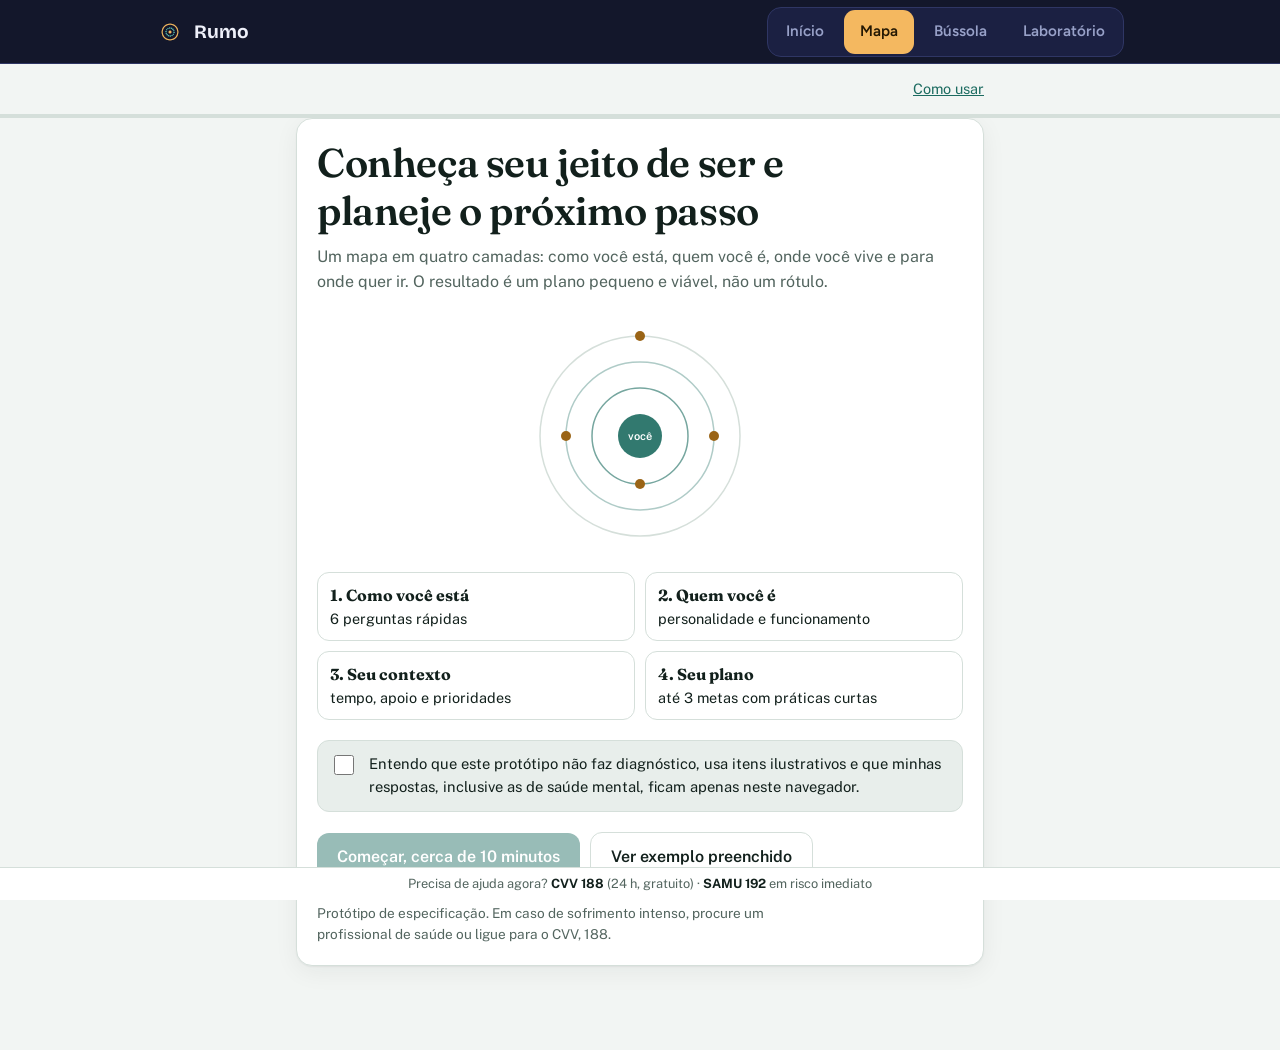
<file: mapa.html>
<!DOCTYPE html>
<html lang="pt-BR">
<head>
<meta charset="utf-8">
<script src="rumo-bar.js"></script>
<meta name="viewport" content="width=device-width, initial-scale=1">
<meta name="color-scheme" content="light dark">
<title>Mapa · Rumo</title>
<link rel="preconnect" href="https://fonts.googleapis.com">
<link rel="preconnect" href="https://fonts.gstatic.com" crossorigin>
<link href="https://fonts.googleapis.com/css2?family=Fraunces:opsz,wght@9..144,500;9..144,600&family=Public+Sans:wght@400;500;600&display=swap" rel="stylesheet">
<style>
/* Direção: caderno de laboratório sereno. Verde-azulado profundo como acento, âmbar só para evidência e hipótese.
   Layout: coluna única de 720px, cartões por etapa, abas fixas nos resultados. */
:root{
  --bg:#f2f5f3; --surface:#ffffff; --surface2:#e8eeeb; --ink:#12201c; --muted:#53655f; --line:#d5dfda;
  --accent:#1c6b60; --accent-ink:#ffffff; --accent-soft:#d8ebe6;
  --amber:#9a6416; --amber-soft:#f6e9d0; --crit:#a8322b; --crit-soft:#f7dedb; --good:#2b7a4e;
  --font-display:'Fraunces',Georgia,'Times New Roman',serif;
  --font-body:'Public Sans','Segoe UI',system-ui,-apple-system,sans-serif;
  --shadow:0 1px 2px rgba(18,32,28,.06),0 6px 24px rgba(18,32,28,.06);
}
@media (prefers-color-scheme:dark){
  :root:not([data-theme="light"]){
    color-scheme:dark;
    --bg:#0e1614; --surface:#16211e; --surface2:#1e2c28; --ink:#e9f1ee; --muted:#9db1aa; --line:#2a3b36;
    --accent:#5dbfae; --accent-ink:#06201b; --accent-soft:#1b3a35;
    --amber:#e2ab5c; --amber-soft:#3a2f1a; --crit:#f08a82; --crit-soft:#3d1f1c; --good:#6fcf9a;
    --shadow:0 1px 2px rgba(0,0,0,.4),0 6px 24px rgba(0,0,0,.3);
  }
}
:root[data-theme="dark"]{
  color-scheme:dark;
  --bg:#0e1614; --surface:#16211e; --surface2:#1e2c28; --ink:#e9f1ee; --muted:#9db1aa; --line:#2a3b36;
  --accent:#5dbfae; --accent-ink:#06201b; --accent-soft:#1b3a35;
  --amber:#e2ab5c; --amber-soft:#3a2f1a; --crit:#f08a82; --crit-soft:#3d1f1c; --good:#6fcf9a;
  --shadow:0 1px 2px rgba(0,0,0,.4),0 6px 24px rgba(0,0,0,.3);
}
*{box-sizing:border-box}
.rumo .brand{display:none}
html,body{margin:0}
body{background:var(--bg);color:var(--ink);font-family:var(--font-body);font-size:16px;line-height:1.55;-webkit-font-smoothing:antialiased}
h1,h2,h3{font-family:var(--font-display);font-weight:600;line-height:1.2;margin:0;text-wrap:balance;letter-spacing:-.01em}
p{margin:0 0 .7em;max-width:64ch}
button{font:inherit;color:inherit;cursor:pointer}
button:focus-visible,input:focus-visible,textarea:focus-visible{outline:3px solid var(--accent);outline-offset:2px}
.small{font-size:.85rem;color:var(--muted)}
.muted{color:var(--muted)}

.top{position:sticky;top:0;z-index:30;background:color-mix(in srgb,var(--bg) 88%,transparent);backdrop-filter:blur(10px);border-bottom:1px solid var(--line)}
.top .in{max-width:720px;margin:0 auto;padding:10px 16px;display:flex;align-items:center;gap:12px}
.brand{display:flex;align-items:center;gap:10px;font-family:var(--font-display);font-weight:600;font-size:1.02rem}
.brand svg{flex:none}
.spacer{flex:1}
.prog{height:3px;background:var(--line)}
.prog i{display:block;height:100%;background:var(--accent);transition:width .35s ease}

main{max-width:720px;margin:0 auto;padding:20px 16px 56px}
.card{background:var(--surface);border:1px solid var(--line);border-radius:16px;padding:20px;box-shadow:var(--shadow)}
.stack{display:flex;flex-direction:column;gap:16px}
.row{display:flex;gap:10px;flex-wrap:wrap;align-items:center}
.btn{background:var(--accent);color:var(--accent-ink);border:0;border-radius:12px;padding:12px 20px;font-weight:600;transition:transform .12s ease,filter .12s ease}
.btn:hover{filter:brightness(1.08)}
.btn:active{transform:translateY(1px)}
.btn[disabled]{opacity:.45;cursor:not-allowed;filter:none}
.btn.ghost{background:transparent;color:var(--ink);border:1px solid var(--line)}
.btn.ghost:hover{border-color:var(--accent)}
.btn.sm{padding:8px 14px;font-size:.9rem;border-radius:10px}
.link{background:none;border:0;color:var(--accent);text-decoration:underline;padding:4px 0;font-size:.9rem}

/* boas-vindas */
.hero{display:grid;gap:20px}
.hero h1{font-size:clamp(1.8rem,6vw,2.5rem)}
.rings{width:100%;max-width:300px;margin:0 auto;display:block}
.steps{display:grid;grid-template-columns:repeat(2,1fr);gap:10px;margin:6px 0 0;padding:0;list-style:none}
.steps li{border:1px solid var(--line);border-radius:12px;padding:10px 12px;font-size:.9rem}
.steps b{display:block;font-family:var(--font-display);font-size:1rem}
.check{display:flex;gap:12px;align-items:flex-start;padding:12px;border:1px solid var(--line);border-radius:12px;background:var(--surface2);cursor:pointer;font-size:.92rem}
.check input{width:20px;height:20px;margin-top:2px;accent-color:var(--accent);flex:none}

/* perguntas */
.qmeta{display:flex;justify-content:space-between;color:var(--muted);font-size:.85rem;margin-bottom:14px}
.qtext{font-size:clamp(1.3rem,4.6vw,1.7rem);margin-bottom:22px;min-height:3.4em}
.qlead{color:var(--muted);font-size:.95rem;margin-bottom:6px}
.likert{display:grid;gap:8px}
.lk{display:flex;align-items:center;gap:12px;text-align:left;background:var(--surface);border:1.5px solid var(--line);border-radius:12px;padding:12px 14px;transition:border-color .12s,background .12s,transform .12s}
.lk:hover{border-color:var(--accent)}
.lk .n{width:28px;height:28px;border-radius:50%;display:grid;place-items:center;background:var(--surface2);font-weight:600;font-size:.85rem;flex:none}
.lk[aria-pressed="true"]{border-color:var(--accent);background:var(--accent-soft)}
.lk[aria-pressed="true"] .n{background:var(--accent);color:var(--accent-ink)}
@media (min-width:640px){
  .likert.five{grid-template-columns:repeat(5,1fr)}
  .likert.five .lk{flex-direction:column;text-align:center;padding:14px 6px;font-size:.84rem}
}
.chip{min-height:44px}.ans button{min-height:44px}.seg button{min-height:42px}.btn.sm{min-height:42px}[tabindex="-1"]:focus{outline:none}
.nav{display:flex;justify-content:space-between;align-items:center;margin-top:20px}

.sec h2{font-size:1.7rem;margin-bottom:10px}
.note{background:var(--amber-soft);border-left:4px solid var(--amber);border-radius:0 10px 10px 0;padding:10px 14px;font-size:.9rem;margin:12px 0}
.note.crit{background:var(--crit-soft);border-left-color:var(--crit)}
.note p{margin:0}

/* chips */
.chips{display:flex;flex-wrap:wrap;gap:8px;margin:8px 0 4px}
.chip{border:1.5px solid var(--line);background:var(--surface);border-radius:999px;padding:8px 14px;font-size:.92rem;transition:all .12s}
.chip:hover{border-color:var(--accent)}
.chip[aria-pressed="true"]{background:var(--accent);border-color:var(--accent);color:var(--accent-ink);font-weight:600}
.field{margin:18px 0}
.field > label,.field > .lab{display:block;font-weight:600;margin-bottom:2px}
.field .hint{font-size:.85rem;color:var(--muted)}
input[type=range]{width:100%;accent-color:var(--accent);margin:8px 0 0}
.ends{display:flex;justify-content:space-between;font-size:.8rem;color:var(--muted)}
textarea{width:100%;border:1.5px solid var(--line);border-radius:10px;padding:10px;font:inherit;background:var(--surface);color:var(--ink);resize:vertical;min-height:70px}

/* resultados */
.tabs{position:sticky;top:50px;z-index:20;display:flex;gap:6px;background:var(--surface);border:1px solid var(--line);border-radius:14px;padding:5px;margin-bottom:16px;box-shadow:var(--shadow)}
.tabs button{flex:1;border:0;background:none;border-radius:10px;padding:10px 6px;font-weight:600;color:var(--muted);transition:all .15s}
.tabs button[aria-selected="true"]{background:var(--accent);color:var(--accent-ink)}
.tabs .cnt{display:inline-grid;place-items:center;min-width:20px;height:20px;border-radius:10px;background:var(--amber-soft);color:var(--amber);font-size:.75rem;margin-left:4px;padding:0 5px}
.tabs [aria-selected="true"] .cnt{background:rgba(255,255,255,.25);color:var(--accent-ink)}
.summary h2{font-size:1.5rem;margin-bottom:8px}
.pills{display:flex;flex-wrap:wrap;gap:6px;margin-top:8px}
.pill{border-radius:999px;padding:4px 11px;font-size:.82rem;background:var(--accent-soft);color:var(--ink)}
.pill.am{background:var(--amber-soft);color:var(--amber);font-weight:600}
.pill.ln{background:transparent;border:1px solid var(--line)}
.sect{font-family:var(--font-display);font-size:1.15rem;margin:0 0 4px}
.sub{color:var(--muted);font-size:.9rem;margin-bottom:12px}
svg.radar{width:100%;height:auto;display:block;max-width:440px;margin:0 auto}
.radar .rg{fill:none;stroke:var(--line);stroke-width:1}
.radar .ax{stroke:var(--line);stroke-width:1}
.radar .pg{fill:var(--accent);fill-opacity:.18;stroke:var(--accent);stroke-width:2.2;stroke-linejoin:round;animation:pop .7s ease both;transform-origin:220px 150px}
.radar .dt{fill:var(--accent);stroke:var(--surface);stroke-width:2}
.radar text{fill:var(--ink);font-size:12.5px;font-family:var(--font-body)}
.radar .tk{fill:var(--muted);font-size:10px}
@keyframes pop{from{transform:scale(.2);opacity:0}to{transform:scale(1);opacity:1}}
.trait{border-top:1px solid var(--line)}
.trait > button{width:100%;text-align:left;background:none;border:0;padding:12px 2px;display:block}
.trait .hd{display:flex;justify-content:space-between;gap:10px;font-size:.95rem}
.trait .hd b{font-weight:600}
.trait .pos{font-size:.82rem;color:var(--muted);white-space:nowrap}
.track{position:relative;height:8px;border-radius:4px;background:var(--surface2);margin:10px 4px 6px}
.track .fl{position:absolute;left:0;top:0;bottom:0;border-radius:4px;background:var(--accent);opacity:.25;transform-origin:left;animation:grow .7s ease both}
.track .dot{position:absolute;top:50%;width:16px;height:16px;margin:-8px 0 0 -8px;border-radius:50%;background:var(--accent);border:3px solid var(--surface);box-shadow:0 0 0 1px var(--accent);transition:left .5s ease}
.track .mid{position:absolute;left:50%;top:-3px;bottom:-3px;width:1px;background:var(--line)}
@keyframes grow{from{transform:scaleX(0)}to{transform:scaleX(1)}}
.ends2{display:flex;justify-content:space-between;font-size:.76rem;color:var(--muted);padding:0 2px}
.trait .more{display:none;padding:6px 2px 12px;font-size:.9rem;color:var(--muted)}
.trait.open .more{display:block}
.trait .chev{display:inline-block;transition:transform .15s;margin-left:6px;color:var(--muted)}
.trait.open .chev{transform:rotate(90deg)}

.locked{border:1.5px dashed var(--line);border-radius:14px;padding:14px;background:transparent}
.locked b{font-family:var(--font-display)}

/* hipóteses */
.hyp{border:1px solid var(--line);border-radius:16px;background:var(--surface);overflow:hidden;box-shadow:var(--shadow)}
.hyp .hh{padding:16px 18px 6px}
.hyp .tt{font-family:var(--font-display);font-size:1.2rem;margin:6px 0 6px}
.badge{display:inline-flex;align-items:center;gap:6px;border-radius:999px;padding:3px 10px 3px 8px;font-size:.78rem;font-weight:600;background:var(--surface2)}
.badge .ev{display:inline-flex;gap:2px}
.badge .ev i{width:6px;height:12px;border-radius:2px;background:var(--line)}
.badge .ev i.on{background:var(--amber)}
.badge.c{background:var(--amber-soft);color:var(--amber)}
.why{font-size:.82rem;color:var(--muted);margin:6px 0 0;padding-left:18px}
.why li{margin:0}
.q{padding:12px 18px 18px;background:var(--surface2);margin-top:10px}
.q .qq{font-weight:600;margin-bottom:8px}
.ans{display:flex;gap:8px;flex-wrap:wrap}
.ans button{border:1.5px solid var(--line);background:var(--surface);border-radius:10px;padding:8px 12px;font-size:.9rem}
.ans button[aria-pressed="true"]{border-color:var(--accent);background:var(--accent);color:var(--accent-ink);font-weight:600}
.ans button.no[aria-pressed="true"]{background:var(--surface);color:var(--ink);border-color:var(--ink)}
.legend{display:grid;gap:8px;font-size:.88rem}
.legend div{display:flex;gap:10px;align-items:flex-start}

/* plano */
.goal{border:1.5px solid var(--line);border-radius:14px;padding:14px;background:var(--surface);display:flex;gap:12px;align-items:flex-start;text-align:left;width:100%;transition:border-color .12s,background .12s}
.goal[aria-pressed="true"]{border-color:var(--accent);background:var(--accent-soft)}
.goal .bx{width:22px;height:22px;border-radius:7px;border:2px solid var(--line);display:grid;place-items:center;flex:none;margin-top:2px;font-size:.8rem;font-weight:700}
.goal[aria-pressed="true"] .bx{background:var(--accent);border-color:var(--accent);color:var(--accent-ink)}
.seg{display:inline-flex;border:1.5px solid var(--line);border-radius:10px;overflow:hidden}
.seg button{border:0;background:var(--surface);padding:8px 14px;font-weight:600;font-size:.9rem}
.seg button+button{border-left:1.5px solid var(--line)}
.seg button[aria-pressed="true"]{background:var(--accent);color:var(--accent-ink)}
.seg .rec::after{content:' ★';font-size:.75rem}
.week{display:grid;grid-template-columns:repeat(7,1fr);gap:6px;margin:10px 0 4px}
.day{border:1.5px solid var(--line);background:var(--surface);border-radius:10px;padding:8px 0;text-align:center;font-size:.78rem;line-height:1.2;transition:all .12s}
.day b{display:block;font-size:1rem}
.day.today{border-color:var(--accent)}
.day[aria-pressed="true"]{background:var(--accent);border-color:var(--accent);color:var(--accent-ink)}
.meter{height:8px;border-radius:4px;background:var(--surface2);overflow:hidden}
.meter i{display:block;height:100%;background:var(--accent);transition:width .35s ease}
.plan .pr{background:var(--surface2);border-radius:10px;padding:10px 12px;margin:10px 0;font-size:.95rem}
.kv{display:grid;grid-template-columns:auto 1fr;gap:4px 14px;font-size:.9rem}
.kv dt{color:var(--muted)}
.kv dd{margin:0}

.help{position:fixed;left:0;right:0;bottom:0;z-index:40;background:var(--surface);border-top:1px solid var(--line);text-align:center;font-size:.8rem;padding:6px 10px;color:var(--muted)}
.help b{color:var(--ink)}
main{padding-bottom:84px}
.toast{bottom:48px!important}
.toast{position:fixed;left:50%;bottom:22px;transform:translateX(-50%) translateY(20px);background:var(--ink);color:var(--bg);padding:10px 16px;border-radius:12px;font-size:.9rem;opacity:0;pointer-events:none;transition:all .25s;z-index:60;max-width:90vw}
.toast.on{opacity:1;transform:translateX(-50%) translateY(0)}
.modal{position:fixed;inset:0;background:rgba(0,0,0,.45);display:grid;place-items:center;padding:16px;z-index:70}
.modal .box{background:var(--surface);border-radius:16px;padding:22px;max-width:420px;width:100%}
.fade{animation:fade .3s ease both}
@keyframes fade{from{opacity:0;transform:translateY(6px)}to{opacity:1;transform:none}}
@media (prefers-reduced-motion:reduce){*{animation:none!important;transition:none!important}}
</style>
</head>
<body>
<header class="top">
  <div class="in">
    <div class="brand">
      <svg width="26" height="26" viewBox="0 0 26 26" aria-hidden="true"><circle cx="13" cy="13" r="11.5" fill="none" stroke="var(--accent)" stroke-width="1.5"/><circle cx="13" cy="13" r="7.5" fill="none" stroke="var(--accent)" stroke-width="1.5" opacity=".6"/><circle cx="13" cy="13" r="3.5" fill="var(--accent)"/></svg>
      <span>Autoconhecimento</span>
    </div>
    <span class="spacer"></span>
    <button class="link" data-a="howto">Como usar</button><button class="link" id="menuBtn" data-a="menu" hidden>Opções</button>
  </div>
  <div class="prog"><i id="progBar" style="width:0"></i></div>
</header>
<main id="app"></main>
<div class="help" role="note">Precisa de ajuda agora? <b>CVV 188</b> (24 h, gratuito) · <b>SAMU 192</b> em risco imediato</div>
<div class="toast" id="toast" role="status" aria-live="polite"></div>
<div id="modalRoot"></div>

<script>
(function(){
'use strict';
const $=(s,r=document)=>r.querySelector(s);
const esc=s=>String(s).replace(/&/g,'&amp;').replace(/</g,'&lt;').replace(/>/g,'&gt;');
const fmt=v=>v.toLocaleString('pt-BR',{minimumFractionDigits:1,maximumFractionDigits:1});

/* ================= DADOS: itens ilustrativos (não validados) ================= */
const TRI=[
 ['tg1','Pouco interesse ou prazer em fazer as coisas'],
 ['tg2','Sentir-se para baixo, deprimido ou sem esperança'],
 ['tg3','Sentir-se nervoso, ansioso ou muito tenso'],
 ['tg4','Não conseguir parar ou controlar as preocupações'],
 ['tg6','Sentir que não vai conseguir aguentar a situação em que vive'],
 ['tg5','Pensamentos de que seria melhor não estar aqui ou de se machucar']
];
const PER={
 N:[['n1','Fico tenso com facilidade.',0],['n2','Meu humor muda rápido ao longo do dia.',0],['n3','Mantenho a calma mesmo sob pressão.',1]],
 E:[['e1','Sinto-me cheio de energia quando estou entre pessoas.',0],['e2','Gosto de puxar conversa com quem acabei de conhecer.',0],['e3','Prefiro passar o tempo sozinho a estar em grupo.',1]],
 O:[['o1','Gosto de experimentar ideias e atividades novas.',0],['o2','Arte, música ou literatura prendem minha atenção.',0],['o3','Prefiro rotinas conhecidas a mudanças.',1]],
 A:[['a1','Procuro entender o lado de quem pensa diferente de mim.',0],['a2','Confio nas boas intenções das pessoas.',0],['a3','Costumo discutir para provar que tenho razão.',1]],
 C:[['c1','Termino o que começo.',0],['c2','Organizo meu tempo e minhas tarefas com antecedência.',0],['c3','Deixo para depois o que deveria fazer agora.',1]],
 H:[['h1','Não manipularia alguém para conseguir uma vantagem.',0],['h2','Prefiro uma vida simples a ostentar status.',0],['h3','Acho que mereço mais privilégios do que a maioria das pessoas.',1]],
 P:[['p1','Só considero uma tarefa pronta quando está perfeita.',0],['p2','Tenho dificuldade em aceitar que algo fique bom o suficiente.',0]]
};
const FUN={
 ID:[['i1','Tenho uma ideia clara de quem eu sou.',0],['i2','Minha autoestima oscila muito conforme a opinião dos outros.',1]],
 SD:[['s1','Consigo transformar objetivos em passos concretos.',0],['s2','Minhas escolhas refletem o que realmente valorizo.',0]],
 EM:[['m1','Percebo como os outros se sentem, mesmo quando não dizem.',0],['m2','Considero o efeito do que faço nas pessoas à minha volta.',0]],
 IN:[['t1','Tenho relações próximas em que posso ser eu mesmo.',0],['t2','Mantenho vínculos próximos por muito tempo.',0]],
 ANX:[['x1','Preocupo-me que as pessoas próximas me deixem de lado.',0],['x2','Preciso de muita confirmação de que sou importante para alguém.',0]],
 AVO:[['v1','Sinto desconforto quando alguém quer ficar muito próximo.',0],['v2','Prefiro resolver tudo sozinho a pedir ajuda.',0]],
 CPP:[['q1','Diante de um problema, listo o que posso fazer e começo.',0],['q2','Busco informação ou conselho para decidir melhor.',0]],
 CPE:[['r1','Quando algo me estressa, tento não pensar no assunto.',0],['r2','Adio conversas ou decisões difíceis.',0]],
 CPS:[['u1','Procuro alguém para conversar quando estou sobrecarregado.',0],['u2','Peço ajuda concreta quando preciso.',0]]
};
const ALLI={}; // id -> {tx, sc, rev}
Object.keys(PER).forEach(k=>PER[k].forEach(x=>ALLI[x[0]]={tx:x[1],sc:k,rev:x[2]}));
Object.keys(FUN).forEach(k=>FUN[k].forEach(x=>ALLI[x[0]]={tx:x[1],sc:k,rev:x[2]}));
function rounds(map,keys,n){const out=[];for(let r=0;r<n;r++)keys.forEach(k=>{const it=map[k][r];if(it)out.push(it[0]);});return out;}
const PER_ORDER=rounds(PER,['N','E','O','A','C','H'],3).concat(rounds(PER,['P'],2));
const FUN_ORDER=rounds(FUN,['ID','SD','EM','IN','ANX','AVO','CPP','CPE','CPS'],2);

const META={
 N:{n:'Neuroticismo',lo:'Estabilidade emocional',hi:'Reatividade emocional',d:'Com que facilidade tensão, preocupação e irritação surgem e quanto tempo duram. Não indica certo ou errado: descreve o ritmo emocional que você relata.'},
 E:{n:'Extraversão',lo:'Reservado',hi:'Expansivo',d:'Quanta energia você relata tirar do contato com pessoas e de ambientes estimulantes.'},
 O:{n:'Abertura',lo:'Prefere o conhecido',hi:'Busca o novo',d:'Interesse por ideias, arte e experiências novas. Não é o mesmo que pensamento incomum: são construtos distintos.'},
 A:{n:'Amabilidade',lo:'Competitivo',hi:'Cooperativo',d:'Tendência a confiar, cooperar e considerar o ponto de vista alheio.'},
 C:{n:'Conscienciosidade',lo:'Flexível e espontâneo',hi:'Organizado e persistente',d:'Organização, persistência e planejamento no dia a dia.'},
 H:{n:'Honestidade-Humildade',lo:'Foco em vantagem própria',hi:'Sincero e modesto',d:'Sinceridade nas relações e modéstia em relação a status e privilégios.'},
 P:{n:'Exigência consigo',lo:'Padrões flexíveis',hi:'Padrões rígidos',d:'Quão rígidos são os padrões que você aplica às suas tarefas. Rigidez muito alta pode atrasar entregas e reduzir o lazer.'},
 ID:{n:'Identidade',lo:'Oscilante',hi:'Clara e estável',d:'Clareza sobre quem você é e estabilidade da autoestima.'},
 SD:{n:'Autodirecionamento',lo:'Pouco definido',hi:'Direcionado',d:'Capacidade de definir metas, dar passos concretos e agir de acordo com seus valores.'},
 EM:{n:'Empatia',lo:'Menos atento aos outros',hi:'Muito atento aos outros',d:'Perceber como os outros se sentem e considerar o efeito das suas ações.'},
 IN:{n:'Intimidade',lo:'Vínculos distantes',hi:'Vínculos próximos',d:'Profundidade e duração das relações próximas.'},
 ANX:{n:'Ansiedade nas relações',lo:'Tranquilo',hi:'Muita preocupação',d:'Preocupação de ser deixado de lado e necessidade de confirmação nas relações próximas.'},
 AVO:{n:'Distância nas relações',lo:'Confortável com proximidade',hi:'Prefere distância',d:'Desconforto com muita proximidade e preferência por resolver tudo sozinho.'},
 CPP:{n:'Foco na solução',lo:'Pouco usado',hi:'Muito usado',d:'Estratégia de enfrentamento: listar opções e agir sobre o problema.'},
 CPE:{n:'Evitação',lo:'Pouco usado',hi:'Muito usado',d:'Estratégia de enfrentamento: afastar o assunto ou adiar. Alivia no curto prazo, mas pode acumular pendências.'},
 CPS:{n:'Busca de apoio',lo:'Pouco usado',hi:'Muito usado',d:'Estratégia de enfrentamento: conversar e pedir ajuda concreta.'}
};
const VALS=['Liberdade','Segurança','Conquista','Cuidar dos outros','Tradição e família','Justiça e natureza','Novidade','Prazer e descanso','Influência','Responsabilidade'];
const STRS=['Curiosidade','Perseverança','Gratidão','Humor','Bondade','Coragem','Criatividade','Liderança','Prudência','Esperança'];
const PRIO=[['emo','Emoções'],['org','Organização e hábitos'],['rel','Relacionamentos'],['car','Carreira'],['pro','Propósito'],['est','Estresse e energia'],['com','Comunicação']];

/* ================= MOTOR DE REGRAS ================= */
const HI=3.6, LO=2.4;
const RULES=[
 {id:'R1',ev:'B',tags:['emo','est'],skill:'Regulação emocional',cat:'Cognitivo e regulatório',use:['N'],
  trig:(s)=>s.N>=HI,
  hyp:'No seu autorrelato, tensão e oscilações emocionais ocupam a faixa superior da escala. Em períodos de pressão, isso pode aparecer como reação emocional mais intensa e mais demorada.',
  q:'Isso aparece em momentos de pressão no seu dia a dia?',
  pr:{5:'Respiração 4-6: inspire por 4 segundos e expire por 6, por 5 ciclos, ao notar tensão.',15:'Registro em 3 colunas: situação, emoção (0 a 10) e uma ação possível.',30:'Revisão semanal: escolha uma situação tensa, escreva o que sentiu, o que fez e uma alternativa para testar.'},
  ind:'Intensidade da emoção (0 a 10) logo após a prática, anotada 3 vezes por semana.'},
 {id:'R2',ev:'C',tags:['rel','com','emo'],skill:'Comunicação assertiva e permanência na conversa',cat:'Socioemocional',use:['N','ANX','CPE'],
  trig:(s)=>s.N>=HI&&s.ANX>=HI&&s.CPE>=HI,
  hyp:'Em situações de insegurança nas relações, pode haver uma reação emocional intensa seguida de afastamento como forma de lidar com ela.',
  q:'Você reconhece esse ciclo de reagir e depois se afastar?',
  pr:{5:'Antes de se afastar, diga uma frase: “Preciso de 10 minutos e volto para conversar.”',15:'Escreva o que quer dizer em 3 frases: fato, sentimento e pedido.',30:'Ensaie a conversa difícil em voz alta ou com alguém de confiança e combine um horário para retomá-la.'},
  ind:'Vezes em que você voltou a uma conversa depois de uma pausa, por semana.'},
 {id:'R3',ev:'B',tags:['org'],skill:'Hábitos mínimos e planejamento',cat:'Comportamental',use:['C'],
  trig:(s)=>s.C<=LO,
  hyp:'Planejar e concluir tarefas parece exigir mais esforço de você. Com pouco tempo livre, rotinas muito ambiciosas costumam falhar; passos pequenos e fixos funcionam melhor.',
  q:'Planejar e concluir tarefas é, de fato, um esforço grande para você?',
  pr:{5:'Escolha uma única tarefa do dia e decida quando e onde vai fazê-la.',15:'Planeje o dia: 3 prioridades e o horário de cada uma.',30:'Revisão semanal: o que concluí, o que adiar e as 3 prioridades da próxima semana.'},
  ind:'Dias da semana em que a tarefa escolhida foi concluída.'},
 {id:'R4',ev:'B',tags:['pro','org'],skill:'Metas e coerência entre valores e ações',cat:'Existencial e pessoal',use:['SD'],
  trig:(s)=>s.SD<=LO,
  hyp:'Transformar objetivos em passos e alinhar as escolhas ao que você valoriza parece uma área a desenvolver.',
  q:'Você sente que suas escolhas nem sempre refletem o que é importante para você?',
  pr:{5:'Escreva um valor importante e uma ação de 5 minutos que o expresse hoje.',15:'Defina uma meta em 3 passos: o quê, quando e o primeiro passo.',30:'Mapa de metas: 3 metas, o valor ligado a cada uma e o obstáculo mais provável, com um plano “se… então…”.'},
  ind:'Passos concluídos por semana.'},
 {id:'R5',ev:'B',tags:['rel','com'],skill:'Tomada de perspectiva',cat:'Socioemocional',use:['EM'],
  trig:(s)=>s.EM<=LO,
  hyp:'Perceber o que os outros sentem e considerar o efeito das próprias ações parece uma área a desenvolver.',
  q:'Isso combina com situações recentes em que você se sentiu desconectado dos outros?',
  pr:{5:'Numa conversa de hoje, pergunte “como você se sente com isso?” e escute sem responder.',15:'Escreva uma conversa recente do ponto de vista da outra pessoa.',30:'Peça a alguém de confiança que descreva como percebe seu jeito de se comunicar e anote 2 aprendizados.'},
  ind:'Perguntas de escuta feitas por semana.'},
 {id:'R6',ev:'B',tags:['rel'],skill:'Segurança e abertura nos relacionamentos',cat:'Socioemocional',use:['AVO','IN'],
  trig:(s)=>s.AVO>=HI||s.IN<=LO,
  hyp:'Abrir-se e pedir ajuda pode ser desconfortável. Relações próximas costumam pedir pequenos passos de abertura, dados aos poucos.',
  q:'Você se reconhece nisso: preferir resolver sozinho ou manter distância?',
  pr:{5:'Conte a alguém próximo uma coisa pequena que sente ou precisa.',15:'Liste 3 pessoas de confiança e uma forma de pedir ajuda a cada uma.',30:'Escolha um pedido de ajuda concreto, faça-o e anote como foi.'},
  ind:'Vezes em que você se abriu ou pediu ajuda na semana.'},
 {id:'R7',ev:'B',tags:['org','est'],skill:'Flexibilidade e padrão “bom o suficiente”',cat:'Cognitivo e regulatório',use:['P'],
  trig:(s)=>s.P>=HI,
  hyp:'Padrões muito rígidos consigo podem atrasar a conclusão de tarefas e reduzir o tempo de descanso e lazer.',
  q:'Padrões muito altos já atrasaram suas entregas ou seu descanso?',
  pr:{5:'Entregue algo agora com 80% do capricho habitual.',15:'Antes da tarefa, defina o que é “suficiente” e um tempo-limite.',30:'Experimento: relaxe um padrão numa tarefa de baixo risco e registre o resultado real.'},
  ind:'Tarefas concluídas dentro do tempo-limite.'},
 {id:'R8',ev:'C',tags:['est','emo'],skill:'Recuperação de energia',cat:'Comportamental',use:['E'],
  trig:(s,c)=>s.E<=LO&&c.social,
  hyp:'Quando o dia tem muito contato com pessoas e você tende a recarregar a energia sozinho, a energia pode acabar mais cedo.',
  q:'Você termina o dia esgotado por causa do volume de interações?',
  pr:{5:'Pausa de 5 minutos sozinho entre reuniões ou atendimentos.',15:'Bloco de 15 minutos de silêncio ao fim do expediente, antes de outras demandas.',30:'Desenhe a semana: marque 2 blocos de recuperação na agenda e proteja-os.'},
  ind:'Energia ao fim do dia (0 a 10).'},
 {id:'R9',ev:'C',tags:['rel','est'],skill:'Fortalecimento da rede de apoio',cat:'Socioemocional',use:['CPS'],ctxWhy:c=>'Apoio percebido: '+c.support+' de 5',
  trig:(s,c)=>c.support<=2&&s.CPS<=LO,
  hyp:'Com pouco apoio percebido e pouca busca de ajuda, a sobrecarga tende a ficar toda com você.',
  q:'Você sente que carrega a maior parte das demandas sozinho?',
  pr:{5:'Envie uma mensagem de contato a alguém que lhe faz bem.',15:'Marque um encontro ou uma ligação curta com alguém de confiança.',30:'Mapa de apoio: quem ajuda em quê hoje e que pedido você pode fazer esta semana.'},
  ind:'Contatos de apoio por semana.'},
 {id:'R10',ev:'B',tags:['est','org'],skill:'Enfrentamento focado em solução',cat:'Comportamental',use:['CPE','CPP'],
  trig:(s)=>s.CPE>=HI&&s.CPP<=3.0,
  hyp:'Diante do estresse, você tende a afastar o assunto. Isso alivia no curto prazo, mas pode adiar decisões e acumular pendências.',
  q:'Você costuma adiar problemas que depois voltam maiores?',
  pr:{5:'Escolha um problema adiado e escreva o primeiro passo de 2 minutos.',15:'Divida o problema em 3 ações e agende a primeira.',30:'Plano de solução: opções, prós e contras, decisão e data.'},
  ind:'Pendências retomadas por semana.'},
 {id:'R12',ev:'C',tags:['car','pro'],skill:'Exploração de possibilidades de carreira',cat:'Existencial e pessoal',use:['O'],
  trig:(s,c)=>s.O>=HI&&c.prio.includes('car'),
  hyp:'Curiosidade e interesse por novidades podem ser aproveitados para explorar caminhos profissionais.',
  q:'Você sente vontade de explorar outros caminhos de trabalho?',
  pr:{5:'Leia sobre uma área ou função que lhe interessa.',15:'Liste 3 atividades que lhe dão energia e funções que as usam.',30:'Converse com alguém que atua numa área de interesse.'},
  ind:'Conversas ou leituras exploratórias por semana.'},
 {id:'R13',ev:'B',tags:['emo','pro'],skill:'Clareza de identidade e autoaceitação',cat:'Existencial e pessoal',use:['ID'],
  trig:(s)=>s.ID<=LO,
  hyp:'Seu sentido de identidade e sua autoestima parecem sensíveis à opinião dos outros.',
  q:'Sua autoestima varia muito conforme a aprovação alheia?',
  pr:{5:'Anote uma qualidade sua que não depende de aprovação.',15:'Liste 5 momentos em que você agiu de acordo com seus valores.',30:'Escreva uma carta a si mesmo, no tom que usaria com um amigo.'},
  ind:'Autoestima (0 a 10), anotada 3 vezes por semana.'},
 {id:'R11',ev:'B',tags:['pro'],skill:'Coerência entre valores, forças e ações',cat:'Existencial e pessoal',use:[],always:true,
  trig:(s,c,st)=>st.res.val.length>0&&st.res.str.length>0,
  hyp:'Os valores e as forças que você escolheu podem servir de base para qualquer meta do seu plano.',
  q:'Esses valores e forças representam você?',
  pr:{5:'Nomeie uma força que você usou hoje.',15:'Escolha uma meta da semana e ligue-a a um dos seus valores.',30:'Escreva como uma de suas forças pode ajudar no seu maior desafio atual.'},
  ind:'Dias em que você usou uma força de propósito.'}
];

/* ---- regras de recursos e forças (partem do que já funciona) ---- */
RULES.push(
 {id:'R14',ev:'B',strength:true,tags:['rel','est'],skill:'Usar a energia social como recurso',cat:'Socioemocional',use:['E'],
  trig:(s)=>s.E>=HI,
  hyp:'Contato com pessoas parece dar energia a você. Isso é um recurso: encontros regulares podem sustentar humor, rede de apoio e motivação.',
  q:'Estar com pessoas costuma recarregar você?',
  pr:{5:'Mande uma mensagem a alguém com quem você gosta de conversar.',15:'Ligue ou marque um café curto com alguém hoje.',30:'Planeje um encontro fixo da semana (caminhada, almoço, grupo) e convide alguém.'},
  ind:'Encontros ou conversas que lhe fizeram bem, por semana.'},
 {id:'R15',ev:'B',strength:true,tags:['org','car'],skill:'Aproveitar a constância para consolidar hábitos',cat:'Comportamental',use:['C'],
  trig:(s)=>s.C>=HI&&s.P<HI,
  hyp:'Organização e persistência parecem ser pontos fortes seus. Você pode usá-las para transformar uma prática pequena em rotina estável, sem exigir perfeição.',
  q:'Você costuma manter rotinas quando decide algo?',
  pr:{5:'Ligue um hábito novo a algo que você já faz todo dia.',15:'Escolha um hábito e um gatilho fixo (“depois do café, faço…”).',30:'Monte uma rotina semanal com um hábito novo e um dia de folga planejado.'},
  ind:'Dias em que o hábito aconteceu.'},
 {id:'R16',ev:'B',strength:true,tags:['rel','emo'],skill:'Cultivar a rede de apoio que você já tem',cat:'Socioemocional',use:['IN','CPS'],
  trig:(s)=>s.IN>=HI||s.CPS>=HI,
  hyp:'Você relata vínculos próximos ou o hábito de buscar apoio. Isso protege nos períodos difíceis e merece cuidado ativo.',
  q:'Você conta com pessoas próximas nos momentos difíceis?',
  pr:{5:'Agradeça a alguém que já ajudou você.',15:'Pergunte a uma pessoa próxima como ela está de verdade.',30:'Combine um ritual regular com alguém importante (ligação semanal, refeição).'},
  ind:'Gestos de cuidado com a rede, por semana.'},
 {id:'R17',ev:'B',strength:true,tags:['pro','car'],skill:'Orientar o plano por propósito',cat:'Existencial e pessoal',use:['ID','SD'],
  trig:(s)=>s.ID>=HI&&s.SD>=HI,
  hyp:'Clareza de identidade e boa capacidade de agir por objetivos favorecem metas de maior alcance.',
  q:'Você sente que sabe o que quer e age nessa direção?',
  pr:{5:'Escreva uma frase sobre o que deseja daqui a 1 ano.',15:'Defina uma meta de 3 meses e seus 3 primeiros passos.',30:'Escreva um plano de 12 meses com marcos trimestrais e um critério de sucesso.'},
  ind:'Marcos do plano cumpridos no prazo.'},
 {id:'R18',ev:'B',strength:true,tags:['rel','com'],skill:'Colaboração como recurso',cat:'Socioemocional',use:['A','EM'],
  trig:(s)=>s.A>=HI&&s.EM>=HI,
  hyp:'Cooperação e atenção aos outros são recursos. O cuidado é não esquecer das próprias necessidades ao ajudar.',
  q:'Você costuma ajudar e cooperar com facilidade?',
  pr:{5:'Diga um “não” gentil a um pedido que sobrecarregaria você.',15:'Liste o que você precisa esta semana e peça uma coisa a alguém.',30:'Ensaie como combinar limites e ajuda de forma equilibrada.'},
  ind:'Pedidos feitos ou limites combinados, por semana.'}
);
RULES.find(r=>r.id==='R11').strength=true;
/* Nível de evidência e fontes (provisórias: conferir antes de qualquer uso real) */
const SRC={
 R1:'Gross (2015), regulação emocional; Roberts et al. (2017), mudança de traços por intervenção.',
 R2:'Hipótese de especialista; nenhum estudo direto da combinação. Base teórica em apego e regulação emocional.',
 R3:'Gollwitzer & Sheeran (2006), meta-análise de intenções de implementação (“se… então”).',
 R4:'Gollwitzer & Sheeran (2006), meta-análise de intenções de implementação (“se… então”).',
 R5:'Revisões sobre tomada de perspectiva e empatia; Sharp et al. (2025), funcionamento de personalidade.',
 R6:'Sharp et al. (2025); literatura de apego adulto e busca de ajuda.',
 R7:'Literatura de perfeccionismo e sofrimento; Sharp et al. (2025) sobre compulsividade.',
 R8:'Hipótese de especialista (energia e extraversão); nenhum estudo direto.',
 R9:'Hipótese de especialista; literatura geral de apoio social e saúde.',
 R10:'Literatura de enfrentamento por evitação versus resolução de problemas.',
 R11:'Bolier et al. (2013), meta-análise de intervenções de psicologia positiva.',
 R12:'Hipótese de especialista; interesses vocacionais e abertura.',
 R13:'Sharp et al. (2025): identidade como núcleo do funcionamento de personalidade.',
 R14:'Literatura de extraversão, apoio social e bem-estar.',
 R15:'Gollwitzer & Sheeran (2006); Roberts et al. (2017).',
 R16:'Literatura de apoio social e saúde mental.',
 R17:'Bolier et al. (2013); literatura de metas e propósito.',
 R18:'Literatura de amabilidade, empatia e relações; limites pessoais por prática clínica.'
};
['R4','R11'].forEach(id=>{RULES.find(r=>r.id===id).ev='A';});

/* ================= ESTADO ================= */
const KEY='sia-proto-v1'; let mem=null;
const fresh=()=>({view:'welcome',consent:false,i:0,ans:{},res:{val:[],str:[]},
  ctx:{hours:null,care:[],phase:[],social:null,shift:null,support:3,fin:3,energy:3,sleep:3,prio:[]},conf:{},notes:{},goals:[],dose:{},log:{},tab:'perfil',light:false,history:[],remind:{day:null,time:'20:00'},wk:0});
function load(){try{const r=localStorage.getItem(KEY);return r?JSON.parse(r):null;}catch(e){return mem;}}
let S=Object.assign(fresh(),load()||{});
S.ctx=Object.assign(fresh().ctx,S.ctx||{});
function save(){try{localStorage.setItem(KEY,JSON.stringify(S));}catch(e){try{mem=JSON.parse(JSON.stringify(S));}catch(_){}}try{syncHandoff();}catch(_){}}
/* Ponte com a Bússola: publica (só neste aparelho) as metas que a pessoa escolheu no plano, para a Bússola oferecê-las como meta.
   Pilar da Bússola correspondente a cada prática. Sem metas escolhidas, não há nada publicado. */
const HANDOFF_KEY='rumo.handoff.v1';
const PILLAR={R1:'emo',R2:'soc',R3:'int',R4:'sat',R5:'soc',R6:'amo',R7:'emo',R8:'sau',R9:'soc',R10:'emo',R11:'esp',R12:'car',R13:'esp'};
function syncHandoff(){
  try{
    const items=(S.goals||[]).map(id=>RULES.find(r=>r.id===id)).filter(r=>r&&PILLAR[r.id]).map(r=>{const d=doseOf(r.id);
      return {rid:r.id,skill:r.skill,pillar:PILLAR[r.id],dose:d,practice:r.pr[d],ind:r.ind};});
    if(items.length)localStorage.setItem(HANDOFF_KEY,JSON.stringify({at:Date.now(),items}));
    else localStorage.removeItem(HANDOFF_KEY);
  }catch(e){}
}

/* ================= FLUXO ================= */
const FLOW=[{t:'sec',id:'tri'}];
TRI.forEach(x=>FLOW.push({t:'tri',id:x[0],tx:x[1]}));
FLOW.push({t:'sec',id:'per'});
PER_ORDER.forEach(id=>FLOW.push({t:'lik',id}));
FLOW.push({t:'sec',id:'fun'});
FUN_ORDER.forEach(id=>FLOW.push({t:'lik',id}));
FLOW.push({t:'res'});FLOW.push({t:'ctx'});
const NQ=TRI.length+PER_ORDER.length+FUN_ORDER.length;
const SEC={
 tri:{t:'Como você está agora',p:'Seis perguntas sobre as últimas duas semanas. Elas medem seu estado atual e não entram no perfil de traços.',n:'Itens de rastreio ilustrativos, baseados nas perguntas curtas PHQ-2 e GAD-2. A versão final usará as escalas validadas e um protocolo definido com a equipe clínica.'},
 per:{t:'Como você costuma ser',p:'Frases sobre o seu jeito de pensar, sentir e agir. Responda pelo que é mais comum em você, não pelo que gostaria de ser.',n:'Itens ilustrativos criados para este protótipo; ainda não foram validados.'},
 fun:{t:'Como você funciona e se relaciona',p:'Frases sobre identidade, relações próximas e enfrentamento do estresse.',n:'Itens ilustrativos criados para este protótipo; ainda não foram validados.'}
};

/* ================= CÁLCULO ================= */
function score(code){
  const ids=Object.keys(ALLI).filter(id=>ALLI[id].sc===code);
  const v=ids.filter(id=>S.ans[id]!=null).map(id=>ALLI[id].rev?6-S.ans[id]:S.ans[id]);
  return v.length?v.reduce((a,b)=>a+b,0)/v.length:null;
}
function scores(){const o={};Object.keys(META).forEach(k=>o[k]=score(k));return o;}
function funMean(sc){const v=['ID','SD','EM','IN'].map(k=>sc[k]).filter(x=>x!=null);return v.length?v.reduce((a,b)=>a+b,0)/v.length:null;}
function triage(){
  const a=S.ans, g=k=>a[k]!=null?a[k]:0;
  const crisis=g('tg5')>0;
  const distress=(g('tg1')+g('tg2'))>=3||(g('tg3')+g('tg4'))>=3||g('tg6')>=2;
  const fm=funMean(scores());
  const func=fm!=null&&fm<=2.2;
  return {crisis,distress,func,simple:distress||func||crisis};
}
const posLbl=v=>v<=LO?'faixa inferior':v>=HI?'faixa superior':'faixa intermediária';
function evalRules(){
  const sc=scores(), c=S.ctx, tr=triage();
  let out=RULES.filter(r=>{try{return r.trig(sc,c,S);}catch(e){return false;}}).map(r=>{
    const why=r.use.map(k=>META[k].n+': '+posLbl(sc[k])+' ('+fmt(sc[k])+' de 5)');
    if(r.ctxWhy)why.push(r.ctxWhy(c));
    if(r.id==='R8')why.push('Seu trabalho tem muito contato com pessoas');
    if(r.id==='R12')why.push('Carreira está entre suas prioridades');
    if(r.id==='R11')why.push('Valores: '+S.res.val.join(', ')+'. Forças: '+S.res.str.join(', '));
    const pm=r.tags.some(t=>c.prio.includes(t));
    return {r,why,rank:(pm?10:0)+(r.ev==='B'?2:1)+(r.always?-5:0)};
  });
  out.sort((a,b)=>b.rank-a.rank);
  return out;
}
function doseInfo(){
  const c=S.ctx; const base={'<3':0,'3-7':1,'8-15':2,'>15':2}[c.hours];
  let idx=base==null?1:base, why=[];
  if(c.hours==='<3')why.push('menos de 3 horas livres por semana');
  if(c.care.includes('filhos')&&idx>0){idx--;why.push('cuidado de filhos pequenos');}
  if(c.shift==='>8'&&idx>0){idx--;why.push('jornada longa');}
  if(c.care.includes('idosos')&&idx>0){idx--;why.push('cuidado de pais ou familiares idosos');}
  if((c.energy<=2||c.sleep<=2)&&idx>0){idx--;why.push('energia ou sono baixos nesta fase');}
  const d=[5,15,30][idx];
  return {d,why};
}
const doseOf=id=>S.dose[id]||doseInfo().d;

/* ================= RENDER ================= */
const app=$('#app');
let openTrait=null, lockNext=false;
function setProg(f){$('#progBar').style.width=Math.round(f*100)+'%';}
function render(keepScroll){
  const y=window.scrollY;
  const ae=document.activeElement,K=['a','id','v','k','d'],sig=(keepScroll&&ae&&ae.dataset&&ae.dataset.a)?K.map(k=>ae.dataset[k]):null;
  $('#menuBtn').hidden=(S.view==='welcome');
  if(S.view==='welcome'){setProg(0);app.innerHTML=vWelcome();}
  else if(S.view==='crisis'){setProg(1);app.innerHTML=vCrisis();}
  else if(S.view==='results'){setProg(1);app.innerHTML=vResults();}
  else {app.innerHTML=vFlow();}
  if(keepScroll)window.scrollTo(0,y);else window.scrollTo(0,0);
  if(sig){const t=[...app.querySelectorAll('[data-a]')].find(e=>K.every((k,i)=>e.dataset[k]===sig[i]));if(t)t.focus({preventScroll:true});}
  else{const h=app.querySelector('h1,h2');if(h){h.setAttribute('tabindex','-1');h.focus({preventScroll:true});}}
}
function rings(){return `<svg class="rings" viewBox="0 0 300 220" aria-hidden="true">
 <circle cx="150" cy="110" r="100" fill="none" stroke="var(--line)" stroke-width="1.5"/>
 <circle cx="150" cy="110" r="74" fill="none" stroke="var(--accent)" stroke-opacity=".35" stroke-width="1.5"/>
 <circle cx="150" cy="110" r="48" fill="none" stroke="var(--accent)" stroke-opacity=".6" stroke-width="1.5"/>
 <circle cx="150" cy="110" r="22" fill="var(--accent)" fill-opacity=".9"/>
 <circle cx="150" cy="10" r="5" fill="var(--amber)"/><circle cx="224" cy="110" r="5" fill="var(--amber)"/><circle cx="150" cy="158" r="5" fill="var(--amber)"/><circle cx="76" cy="110" r="5" fill="var(--amber)"/>
 <text x="150" y="114" text-anchor="middle" font-size="11" fill="var(--accent-ink)" font-family="var(--font-body)" font-weight="600">você</text></svg>`;}
function vWelcome(){
  const started=Object.keys(S.ans).length>0||S.view!=='welcome';
  const has=Object.keys(S.ans).length>0;
  return `<div class="stack fade"><section class="card hero">
   <div><h1>Conheça seu jeito de ser e planeje o próximo passo</h1>
   <p class="muted" style="margin-top:10px">Um mapa em quatro camadas: como você está, quem você é, onde você vive e para onde quer ir. O resultado é um plano pequeno e viável, não um rótulo.</p></div>
   ${rings()}
   <ol class="steps"><li><b>1. Como você está</b>6 perguntas rápidas</li><li><b>2. Quem você é</b>personalidade e funcionamento</li><li><b>3. Seu contexto</b>tempo, apoio e prioridades</li><li><b>4. Seu plano</b>até 3 metas com práticas curtas</li></ol>
   <label class="check"><input type="checkbox" id="consent" ${S.consent?'checked':''}><span>Entendo que este protótipo não faz diagnóstico, usa itens ilustrativos e que minhas respostas, inclusive as de saúde mental, ficam apenas neste navegador.</span></label>
   <div class="row"><button class="btn" data-a="start" id="startBtn" ${S.consent?'':'disabled'}>${has?'Continuar de onde parei':'Começar, cerca de 10 minutos'}</button><button class="btn ghost" data-a="sample">Ver exemplo preenchido</button></div>
   <p class="small" style="margin:0">Protótipo de especificação. Em caso de sofrimento intenso, procure um profissional de saúde ou ligue para o CVV, 188.</p>
  </section></div>`;
}
function vFlow(){
  const st=FLOW[S.i]; let body='';
  const done=FLOW.slice(0,S.i).filter(x=>x.t==='tri'||x.t==='lik').length;
  setProg(Math.min(1,(S.i)/(FLOW.length)));
  const back=`<button class="btn ghost sm" data-a="back">Voltar</button>`;
  if(st.t==='sec'){
    const s=SEC[st.id];
    body=`<section class="card sec fade"><div class="qmeta"><span>Parte ${st.id==='tri'?1:st.id==='per'?2:3} de 4</span></div><h2>${s.t}</h2><p>${s.p}</p><div class="note"><p>${s.n}</p></div><div class="nav">${S.i>0?back:'<span></span>'}<button class="btn" data-a="next">Continuar</button></div></section>`;
  } else if(st.t==='tri'||st.t==='lik'){
    const tri=st.t==='tri';
    const tx=tri?st.tx:ALLI[st.id].tx;
    const labs=tri?['Nunca','Alguns dias','Mais da metade dos dias','Quase todos os dias']:['Discordo totalmente','Discordo','Neutro','Concordo','Concordo totalmente'];
    const base=tri?0:1;
    const cur=S.ans[st.id];
    const btns=labs.map((l,k)=>`<button class="lk" data-a="ans" data-v="${k+base}" aria-pressed="${cur===k+base}"><span class="n">${tri?k:k+1}</span><span>${l}</span></button>`).join('');
    body=`<section class="card fade" data-q="${st.id}"><div class="qmeta"><span>Pergunta ${done+1} de ${NQ}</span><span>${tri?'Estado atual':'Seu jeito habitual'}</span></div>
      ${tri?'<div class="qlead">Nas últimas 2 semanas, com que frequência você teve:</div>':''}
      <h2 class="qtext">${esc(tx)}</h2><div class="likert ${tri?'':'five'}" role="group" aria-label="Opções de resposta">${btns}</div>
      <div class="nav">${back}<span class="small">${tri?'':'Teclas 1 a 5'}</span></div></section>`;
  } else if(st.t==='res'){
    const chip=(arr,list,key)=>list.map(x=>`<button class="chip" data-a="tg" data-k="${key}" data-v="${esc(x)}" aria-pressed="${arr.includes(x)}">${esc(x)}</button>`).join('');
    const ok=S.res.val.length>0&&S.res.str.length>0;
    body=`<section class="card fade"><div class="qmeta"><span>Parte 4 de 4</span></div><h2 class="sect" style="font-size:1.6rem">O que importa para você</h2>
      <p class="sub">Escolha até 3 em cada grupo. Eles viram a base do seu plano.</p>
      <div class="field"><span class="lab">Seus valores</span><span class="hint">O que orienta suas decisões</span><div class="chips">${chip(S.res.val,VALS,'val')}</div></div>
      <div class="field"><span class="lab">Suas forças</span><span class="hint">O que você faz bem e gosta de usar</span><div class="chips">${chip(S.res.str,STRS,'str')}</div></div>
      ${ok?'':'<p class="small">Escolha ao menos 1 valor e 1 força para continuar.</p>'}<div class="nav">${back}<button class="btn" data-a="next" ${ok?'':'disabled'}>Continuar</button></div></section>`;
  } else if(st.t==='ctx'){
    const c=S.ctx;
    const one=(k,opts)=>opts.map(([v,l])=>`<button class="chip" data-a="cx1" data-k="${k}" data-v="${v}" aria-pressed="${c[k]===v}">${l}</button>`).join('');
    const multi=(k,opts)=>opts.map(([v,l])=>`<button class="chip" data-a="cxm" data-k="${k}" data-v="${v}" aria-pressed="${c[k].includes(v)}">${l}</button>`).join('');
    const miss=[!c.hours&&'tempo livre',!c.care.length&&'cuidado',!c.shift&&'jornada',c.social==null&&'contato com pessoas',!c.prio.length&&'o que desenvolver'].filter(Boolean);const ok=!miss.length;
    body=`<section class="card fade"><div class="qmeta"><span>Último passo</span></div><h2 class="sect" style="font-size:1.6rem">Sua vida hoje</h2>
      <p class="sub">O contexto não interpreta sua personalidade. Ele só ajusta o tamanho e o ritmo das práticas ao seu tempo real.</p>
      <div class="field"><span class="lab">Quanto tempo livre você tem por semana?</span><div class="chips">${one('hours',[['<3','Menos de 3 h'],['3-7','3 a 7 h'],['8-15','8 a 15 h'],['>15','Mais de 15 h']])}</div></div>
      <div class="field"><span class="lab">Você cuida de alguém?</span><span class="hint">Marque tudo o que se aplica</span><div class="chips">${multi('care',[['filhos','Filhos pequenos'],['adolesc','Adolescentes'],['idosos','Pais ou familiares idosos'],['outro','Outro familiar'],['nenhum','Ninguém no momento']])}</div></div>
      <div class="field"><span class="lab">Em que fase da vida você está?</span><span class="hint">Opcional. Marque o que se aplica</span><div class="chips">${multi('phase',[['trans','Transição de carreira'],['adultos','Filhos adultos'],['ninho','Ninho vazio'],['luto','Mudança ou perda recente'],['inicio','Início de carreira'],['aposent','Perto da aposentadoria']])}</div></div>
      <div class="field"><span class="lab">Sua jornada de trabalho</span><div class="chips">${one('shift',[['<=6','Até 6 h'],['8','Cerca de 8 h'],['>8','Mais de 8 h ou mais de um trabalho']])}</div></div>
      <div class="field"><span class="lab">Seu trabalho tem muito contato com pessoas?</span><div class="chips">${one('social',[[true,'Sim'],[false,'Não']]).replace(/data-v="true"/,'data-v="1"').replace(/data-v="false"/,'data-v="0"')}</div></div>
      <div class="field"><label for="sup" class="lab">Apoio que você sente ter: <b id="supportV">${c.support}</b> de 5</label><input type="range" id="sup" min="1" max="5" step="1" value="${c.support}" data-r="support"><div class="ends"><span>Pouco</span><span>Muito</span></div></div>
      <div class="field"><label for="en" class="lab">Sua energia nesta fase: <b id="energyV">${c.energy}</b> de 5</label><input type="range" id="en" min="1" max="5" step="1" value="${c.energy}" data-r="energy"><div class="ends"><span>Esgotado</span><span>Disposto</span></div></div>
      <div class="field"><label for="sl" class="lab">Qualidade do seu sono: <b id="sleepV">${c.sleep}</b> de 5</label><input type="range" id="sl" min="1" max="5" step="1" value="${c.sleep}" data-r="sleep"><div class="ends"><span>Ruim</span><span>Ótima</span></div></div>
      <div class="field"><label for="fin" class="lab">Segurança financeira que você sente: <b id="finV">${c.fin}</b> de 5</label><input type="range" id="fin" min="1" max="5" step="1" value="${c.fin}" data-r="fin"><div class="ends"><span>Pouca</span><span>Muita</span></div></div>
      <div class="field"><span class="lab">O que você mais quer desenvolver?</span><span class="hint">Escolha até 3</span><div class="chips">${PRIO.map(([v,l])=>`<button class="chip" data-a="cxm" data-k="prio" data-v="${v}" aria-pressed="${c.prio.includes(v)}">${l}</button>`).join('')}</div></div>
      ${ok?'':'<p class="small">Falta responder: '+miss.join(', ')+'.</p>'}<div class="nav">${back}<button class="btn" data-a="finish" ${ok?'':'disabled'}>Ver meu mapa</button></div></section>`;
  }
  return `<div class="stack">${body}</div>`;
}
function vCrisis(){
  return `<div class="stack fade"><section class="card"><h2 style="font-size:1.7rem;margin-bottom:10px">Queremos que você esteja bem</h2>
   <p>Você indicou pensamentos difíceis. Isso merece atenção agora, mais do que qualquer questionário. Por isso o mapa completo não será gerado.</p>
   <div class="note crit"><p><b>Fale com alguém hoje.</b> CVV: ligue 188, 24 horas, gratuito (ou cvv.org.br). Em risco imediato, ligue 192 (SAMU) ou vá ao pronto-atendimento mais próximo.</p></div>
   <p>Se houver alguém de confiança por perto, avise essa pessoa agora. Você não precisa passar por isso sozinho.</p>
   <p class="small">Se quiser, você pode seguir com uma versão leve: só valores, forças e práticas suaves, sem hipóteses sobre você. Isso não substitui buscar ajuda.</p>
   <div class="row" style="margin-top:12px"><button class="btn" data-a="light">Continuar com a versão leve</button><button class="btn ghost" data-a="redo">Revisar minha resposta</button><button class="btn ghost" data-a="wipe">Apagar e sair</button></div>
   </section></div>`;
}

/* ---------- resultados ---------- */
function radar(sc){
  const cx=220,cy=150,R=92,keys=['N','E','O','A','C'];
  const ang=i=>-Math.PI/2+i*2*Math.PI/5;
  const P=(i,f)=>[cx+Math.cos(ang(i))*R*f,cy+Math.sin(ang(i))*R*f];
  const rg=[.25,.5,.75,1].map(f=>`<polygon class="rg" points="${keys.map((_,i)=>P(i,f).map(n=>n.toFixed(1)).join(',')).join(' ')}"/>`).join('');
  const ax=keys.map((_,i)=>{const p=P(i,1);return `<line class="ax" x1="${cx}" y1="${cy}" x2="${p[0].toFixed(1)}" y2="${p[1].toFixed(1)}"/>`;}).join('');
  const f=k=>Math.max(0,Math.min(1,(sc[k]-1)/4));
  const pts=keys.map((k,i)=>P(i,f(k)).map(n=>n.toFixed(1)).join(',')).join(' ');
  const dots=keys.map((k,i)=>{const p=P(i,f(k));return `<circle class="dt" cx="${p[0].toFixed(1)}" cy="${p[1].toFixed(1)}" r="5"><title>${META[k].n}: ${fmt(sc[k])} de 5</title></circle>`;}).join('');
  const labs=keys.map((k,i)=>{const p=P(i,1.2);const c=Math.cos(ang(i));const anc=Math.abs(c)<.2?'middle':c>0?'start':'end';const dy=Math.sin(ang(i))>.5?12:(Math.sin(ang(i))<-.5?-4:4);
    return `<text x="${p[0].toFixed(1)}" y="${(p[1]+dy).toFixed(1)}" text-anchor="${anc}">${META[k].n}</text>`;}).join('');
  return `<svg class="radar" viewBox="0 0 440 310" role="img" aria-label="Gráfico radar com a posição em cada um dos cinco grandes fatores">${rg}${ax}<polygon class="pg" points="${pts}"/>${dots}${labs}<text class="tk" x="${cx+4}" y="${cy-R*.5-2}">3</text><text class="tk" x="${cx+4}" y="${cy-R-2}">5</text></svg>`;
}
function traitRow(k,sc){
  const v=sc[k],m=META[k];if(v==null)return '';
  const pct=((v-1)/4*100).toFixed(0);const op=openTrait===k;
  return `<div class="trait ${op?'open':''}"><button data-a="trait" data-k="${k}" aria-expanded="${op}"><div class="hd"><b>${m.n}<span class="chev">›</span></b><span class="pos">${posLbl(v)} · ${fmt(v)}</span></div>
   <div class="track"><span class="mid"></span><span class="fl" style="width:${pct}%"></span><span class="dot" style="left:${pct}%"></span></div>
   <div class="ends2"><span>${m.lo}</span><span>${m.hi}</span></div></button><div class="more">${m.d}</div></div>`;
}
function vResults(){
  const tr=triage(), sc=scores(), ev=evalRules(), c=S.ctx;
  if(tr.crisis&&!S.light){S.view='crisis';return vCrisis();}
  const shown=ev.filter(x=>!x.r.strength).slice(0,4).concat(ev.filter(x=>x.r.strength).slice(0,3));
  const confN=shown.filter(x=>{const q=S.conf[x.r.id];return q==='sim'||q==='parte';}).length;
  const tabs=[['perfil','Perfil'],['hip','Hipóteses'],['plano','Plano'],['hist','Evolução']].filter(t=>!(tr.simple&&t[0]==='hip'));
  const tabBar=`<div class="tabs" role="tablist">${tabs.map(([k,l])=>`<button role="tab" data-a="tab" data-k="${k}" aria-selected="${S.tab===k}">${l}${k==='hip'&&shown.length-confN>0?`<span class="cnt">${shown.length-confN}</span>`:''}${k==='plano'&&S.goals.length?`<span class="cnt">${S.goals.length}</span>`:''}</button>`).join('')}</div>`;
  if(tr.simple&&S.tab==='hip')S.tab='perfil';
  const up=['N','E','O','A','C','H','P'].filter(k=>sc[k]!=null&&sc[k]>=HI).map(k=>META[k].n),dn=['N','E','O','A','C','H','P'].filter(k=>sc[k]!=null&&sc[k]<=LO).map(k=>META[k].n);
  const head=`<section class="card summary fade"><div class="small">${new Date().toLocaleDateString('pt-BR',{day:'numeric',month:'long',year:'numeric'})}</div><h2>Seu mapa de hoje</h2>
   <p class="muted">Cada resultado mostra a posição na escala, não uma comparação com a população, e vale para o período em que você respondeu.</p>
   ${(up.length||dn.length)?`<p style="margin:10px 0 0"><b>Em destaque:</b> ${up.length?'faixa superior em '+up.join(', '):''}${up.length&&dn.length?'; ':''}${dn.length?'faixa inferior em '+dn.join(', '):''}.</p>`:''}
   <div class="pills">${S.res.val.map(v=>`<span class="pill">${esc(v)}</span>`).join('')}${S.res.str.map(v=>`<span class="pill ln">${esc(v)}</span>`).join('')}</div>
   ${tr.simple?`<div class="note crit"><p><b>Um cuidado antes de seguir.</b> Suas respostas indicam que este pode ser um momento de mais sofrimento. Este mapa é uma ferramenta de autoconhecimento e não substitui conversar com um psicólogo ou médico. Mostramos uma versão simplificada, com práticas leves.</p></div>`:''}
   </section>`;
  let body='';
  if(S.tab==='perfil')body=tPerfil(sc,tr);
  else if(S.tab==='hip')body=tHip(shown);
  else if(S.tab==='hist')body=tHist();
  else body=tPlano(shown,tr);
  const foot=`<div class="row" style="justify-content:center;margin-top:8px"><button class="btn ghost sm" data-a="copy">Copiar resumo</button><button class="link" data-a="wipeAsk">Apagar meus dados</button></div>
   <p class="small" style="text-align:center">Protótipo com itens ilustrativos não validados. Não é diagnóstico.</p>`;
  return `<div class="stack">${head}${tabBar}<div class="stack fade" key="${S.tab}">${body}</div>${foot}</div>`;
}
function tPerfil(sc,tr){
  const row=(title,sub,keys)=>`<section class="card"><h3 class="sect">${title}</h3><p class="sub">${sub}</p>${keys.map(k=>traitRow(k,sc)).join('')}</section>`;
  return `<section class="card"><h3 class="sect">Personalidade em cinco fatores</h3><p class="sub">Toque em um fator abaixo do gráfico para ler o que ele descreve.</p>${radar(sc)}<div style="margin-top:8px">${['N','E','O','A','C'].map(k=>traitRow(k,sc)).join('')}</div></section>
   <section class="card"><p class="small" style="margin:0">Quer entender a ciência por trás desses fatores? O <a href="laboratorio.html#teoria">Laboratório</a> explica o Big Five e outros modelos, com casos fictícios e referências.</p></section>
   ${row('Outros traços','Honestidade-Humildade e exigência consigo, que complementam o Big Five.',['H','P'])}
   ${row('Funcionamento','Recursos de identidade e relações. Quanto mais à direita, mais desenvolvido o recurso hoje, e funcionamento é o que mais responde a prática.',['ID','SD','EM','IN'])}
   ${row('Apego e enfrentamento','Como você vive as relações próximas e lida com o estresse. Nenhum estilo é certo ou errado.',['ANX','AVO','CPP','CPE','CPS'])}
   <section class="card"><h3 class="sect">Seu contexto</h3><dl class="kv"><dt>Tempo livre</dt><dd>${{'<3':'menos de 3 h','3-7':'3 a 7 h','8-15':'8 a 15 h','>15':'mais de 15 h'}[S.ctx.hours]||'-'} por semana</dd><dt>Cuidado</dt><dd>${S.ctx.care.map(x=>({filhos:'filhos pequenos',adolesc:'adolescentes',idosos:'familiares idosos',outro:'outro familiar',nenhum:'ninguém no momento'}[x])).join(', ')||'-'}</dd><dt>Fase</dt><dd>${S.ctx.phase.map(x=>({trans:'transição de carreira',adultos:'filhos adultos',ninho:'ninho vazio',luto:'mudança ou perda recente',inicio:'início de carreira',aposent:'perto da aposentadoria'}[x])).join(', ')||'-'}</dd><dt>Energia e sono</dt><dd>${S.ctx.energy} e ${S.ctx.sleep} de 5</dd><dt>Apoio</dt><dd>${S.ctx.support} de 5</dd><dt>Prioridades</dt><dd>${S.ctx.prio.map(p=>PRIO.find(x=>x[0]===p)[1]).join(', ')||'-'}</dd></dl><button class="link" data-a="editctx">Editar contexto</button></section>
   ${tr.simple?'':`<section class="locked"><b>Camada opcional: tendências sob estresse</b><p class="small" style="margin:6px 0 0">Disponível na versão com instrumento licenciado, só para quem não tiver alerta na triagem e escolher ativá-la.</p></section>`}`;
}
function tHist(){
  const h=S.history||[];
  const retake=`<button class="btn" data-a="retake">Refazer o questionário</button>`;
  if(h.length<2)return `<section class="card"><h3 class="sect">Evolução</h3><p class="sub">Cada vez que você conclui o questionário, o resultado fica registrado aqui. ${h.length?'Há 1 registro. ':''}Refaça entre 8 e 12 semanas para comparar funcionamento e enfrentamento.</p>${retake}</section>`;
  const a=h[h.length-2],b=h[h.length-1];
  const keys=['ID','SD','EM','IN','ANX','AVO','CPP','CPE','CPS'];
  const rows=keys.filter(k=>a.sc[k]!=null&&b.sc[k]!=null).map(k=>{
    const dl=b.sc[k]-a.sc[k],ch=Math.abs(dl)>=0.5;
    return `<tr><td>${META[k].n}</td><td>${fmt(a.sc[k])}</td><td>${fmt(b.sc[k])}</td><td>${ch?(dl>0?'▲ ':'▼ ')+fmt(Math.abs(dl)):'estável'}</td></tr>`;}).join('');
  const tb=`<table style="width:100%;border-collapse:collapse;font-size:.9rem"><thead><tr style="text-align:left;color:var(--muted)"><th>Escala</th><th>${esc(a.d.split('-').reverse().join('/'))}</th><th>${esc(b.d.split('-').reverse().join('/'))}</th><th>Mudança</th></tr></thead><tbody>${rows}</tbody></table>`;
  return `<section class="card"><h3 class="sect">Comparação entre os dois últimos registros</h3><p class="sub">${a.ex?'Registro anterior de demonstração. ':''}Mudanças de meio ponto ou mais são destacadas. Pequenas variações podem ser só oscilação das respostas, então use como conversa e não como veredito. Personalidade (Big Five) não entra aqui.</p>${tb}</section>
   <section class="card"><p class="small">${h.length} registro${h.length>1?'s':''} guardado${h.length>1?'s':''} neste navegador.</p>${retake}</section>`;
}
function evBadge(ev){const n={A:3,B:2,C:1}[ev];return `<span class="badge ${ev==='C'?'c':''}"><span class="ev">${[1,2,3].map(i=>`<i class="${i<=n?'on':''}"></i>`).join('')}</span>Evidência ${ev}</span>`;}
function tHip(list){
  if(!list.length)return `<section class="card"><p>Nenhuma hipótese se aplica ao seu perfil agora.</p></section>`;
  const cards=list.map(x=>{
    const r=x.r,cv=S.conf[r.id];
    const b=(v,l,cls)=>`<button class="${cls||''}" data-a="conf" data-id="${r.id}" data-v="${v}" aria-pressed="${cv===v}">${l}</button>`;
    return `<article class="hyp"><div class="hh">${evBadge(r.ev)}${r.strength?' <span class="badge" style="background:var(--accent-soft)">Recurso seu</span>':''}<h3 class="tt">${r.skill}</h3><p>${r.hyp}</p><ul class="why">${x.why.map(w=>`<li>${esc(w)}</li>`).join('')}</ul><p class="small" style="margin:8px 0 0"><b>Fonte:</b> ${esc(SRC[r.id]||'a definir')}</p></div>
     <div class="q"><div class="qq">${r.q}</div><div class="ans">${b('sim','Faz sentido')}${b('parte','Em parte')}${b('nao','Não é o meu caso','no')}</div>
     ${cv==='parte'||cv==='nao'?`<div style="margin-top:10px"><label class="small" for="nt-${r.id}">Quer acrescentar contexto? (opcional)</label><textarea id="nt-${r.id}" data-note="${r.id}">${esc(S.notes[r.id]||'')}</textarea></div>`:''}</div></article>`;
  }).join('');
  const n=list.filter(x=>['sim','parte'].includes(S.conf[x.r.id])).length;
  return `<section class="card"><h3 class="sect">Hipóteses para você avaliar</h3><p class="sub">São leituras possíveis dos seus resultados, não conclusões. Só o que você confirmar entra no plano.</p>
   <div class="legend"><div>${evBadge('A')}<span>A prática tem apoio de meta-análise.</span></div><div>${evBadge('B')}<span>Estudos consistentes ou teoria sólida sugerem a relação.</span></div><div>${evBadge('C')}<span>Hipótese de especialista, ainda sem estudo direto.</span></div></div><p class="small" style="margin-top:10px">Fontes provisórias do protótipo, a conferir antes do uso real. Aqui há deficits a trabalhar e recursos a aproveitar.</p></section>
   ${cards}
   <section class="card"><div class="row" style="justify-content:space-between"><span>${n} confirmada${n===1?'':'s'}</span><button class="btn" data-a="tabplan" ${n?'':'disabled'}>Montar meu plano</button></div></section>`;
}
function weekDays(){const out=[];for(let i=6;i>=0;i--){const d=new Date();d.setDate(d.getDate()-i-7*(S.wk||0));out.push({iso:d.getFullYear()+'-'+String(d.getMonth()+1).padStart(2,'0')+'-'+String(d.getDate()).padStart(2,'0'),w:d.toLocaleDateString('pt-BR',{weekday:'short'}).replace('.',''),n:d.getDate(),today:i===0&&!(S.wk||0)});}return out;}
function tPlano(shown,tr){
  const cand=tr.simple?shown.filter(x=>x.r.id==='R11'||x.r.always):shown.filter(x=>['sim','parte'].includes(S.conf[x.r.id])||false);
  const di=doseInfo();
  if(tr.simple&&!cand.length)return `<section class="card"><p>Escolha valores e forças para liberar uma prática leve.</p></section>`;
  if(!cand.length)return `<section class="card"><h3 class="sect">Seu plano começa pelas hipóteses</h3><p class="sub">Confirme pelo menos uma hipótese na aba anterior e volte aqui.</p><button class="btn" data-a="tab" data-k="hip">Ir para as hipóteses</button></section>`;
  const goals=cand.map(x=>{const on=S.goals.includes(x.r.id);return `<button class="goal" data-a="goal" data-id="${x.r.id}" aria-pressed="${on}"><span class="bx">${on?'✓':''}</span><span><b>${x.r.skill}</b><br><span class="small">${x.r.cat}</span></span></button>`;}).join('');
  const sel=S.goals.filter(id=>cand.some(x=>x.r.id===id));
  const days=weekDays();
  const wkLab=days[0].n+'/'+(new Date(days[0].iso+'T12:00').getMonth()+1)+' a '+days[6].n+'/'+(new Date(days[6].iso+'T12:00').getMonth()+1);
  const nav=sel.length?`<section class="card"><div class="row" style="justify-content:space-between"><button class="btn ghost sm" data-a="wk" data-v="1" aria-label="Semana anterior">‹ Anterior</button><b>${S.wk?S.wk+' semana'+(S.wk>1?'s':'')+' atrás':'Esta semana'} <span class="small">(${wkLab})</span></b><button class="btn ghost sm" data-a="wk" data-v="-1" ${S.wk?'':'disabled'}>Próxima ›</button></div></section>`:'';
  const plan=nav+sel.map(id=>{
    const r=RULES.find(x=>x.id===id),d=doseOf(id),lg=S.log[id]||[];
    const cnt=days.filter(x=>lg.includes(x.iso)).length;
    return `<article class="card plan"><div class="row" style="justify-content:space-between"><h3 class="sect" style="margin:0">${r.skill}</h3>${evBadge(r.ev)}</div>
     <div class="row" style="margin:12px 0 4px"><span class="small">Tempo por prática</span><div class="seg" role="group">${[5,15,30].map(m=>`<button data-a="dose" data-id="${id}" data-v="${m}" aria-pressed="${d===m}" class="${m===di.d?'rec':''}">${m} min</button>`).join('')}</div></div>
     <div class="pr"><b>Prática de ${d} minutos.</b> ${r.pr[d]}</div>
     <dl class="kv"><dt>Como acompanhar</dt><dd>${r.ind}</dd></dl>
     <div class="week" role="group" aria-label="Dias desta semana">${days.map(x=>`<button class="day ${x.today?'today':''}" data-a="day" data-id="${id}" data-d="${x.iso}" aria-pressed="${lg.includes(x.iso)}"><span>${x.w}</span><b>${x.n}</b></button>`).join('')}</div>
     <div class="row" style="justify-content:space-between"><span class="small">${cnt} de 7 dias · ${lg.length} no total</span><div class="meter" style="width:55%"><i style="width:${cnt/7*100}%"></i></div></div></article>`;
  }).join('');
  const dt=new Date();dt.setDate(dt.getDate()+56);
  const dt2=new Date();dt2.setDate(dt2.getDate()+84);
  const f=d=>d.toLocaleDateString('pt-BR',{day:'numeric',month:'short'});
  return `<section class="card"><h3 class="sect">Escolha até 3 metas</h3><p class="sub">Menos metas, mais constância. Toque para incluir ou retirar.</p><div class="stack" style="gap:10px">${goals}</div>
   <p class="small" style="margin-top:12px">Tamanho sugerido: <b>${di.d} minutos</b> por prática${di.why.length?', considerando '+di.why.join(' e '):', pelo tempo livre que você informou'}. Você pode mudar em cada meta; o tamanho sugerido tem ★.</p></section>
   ${plan||`<section class="card"><p class="muted">Selecione uma meta acima para ver a prática e o acompanhamento.</p></section>`}
   <section class="card"><h3 class="sect">Quando reavaliar</h3><dl class="kv"><dt>Práticas</dt><dd>toda semana, nos dias acima</dd><dt>Funcionamento e enfrentamento</dt><dd>entre ${f(dt)} e ${f(dt2)}</dd><dt>Personalidade</dt><dd>não é medida de progresso; uma nova descrição só após 6 a 12 meses</dd></dl></section>
   <section class="card"><h3 class="sect">Lembrete e exportação</h3><p class="sub">Esta página não envia notificações. Escolha um dia e um horário e copie um evento para colar na sua agenda.</p>
   <div class="chips">${['Dom','Seg','Ter','Qua','Qui','Sex','Sáb'].map((n,i)=>`<button class="chip" data-a="rday" data-v="${i}" aria-pressed="${S.remind.day===i}">${n}</button>`).join('')}</div>
   <div class="row" style="margin-top:10px"><label class="small" for="rt">Horário</label><input type="time" id="rt" value="${S.remind.time}" data-rt="1" style="font:inherit;padding:6px 8px;border:1.5px solid var(--line);border-radius:8px;background:var(--surface);color:var(--ink)"><button class="btn sm" data-a="ics" ${S.remind.day==null?'disabled':''}>Copiar lembrete</button></div>
   <div class="row" style="margin-top:14px"><button class="btn ghost sm" data-a="copy">Copiar resumo</button><button class="btn ghost sm" data-a="json">Copiar dados completos</button></div></section>`;
}

/* ================= AÇÕES ================= */
function toast(t){const el=$('#toast');el.textContent=t;el.classList.add('on');clearTimeout(toast._t);toast._t=setTimeout(()=>el.classList.remove('on'),2200);}
function modal(html){$('#modalRoot').innerHTML=`<div class="modal" data-a="mclose" role="dialog" aria-modal="true"><div class="box">${html}</div></div>`;const b=$('#modalRoot .box button');if(b)b.focus();}
function mclose(){$('#modalRoot').innerHTML='';}
function nextStep(){
  if(S.i<FLOW.length-1){S.i++;
    const st=FLOW[S.i];
    // fim da triagem: verificar risco
    save();render();
  }
}
function afterTriage(){const g=S.ans.tg5;if(g!=null&&g>0){S.view='crisis';save();render();return true;}return false;}
function sample(){
  const a={tg1:0,tg2:1,tg3:1,tg4:1,tg5:0,n1:5,n2:4,n3:2,e1:2,e2:2,e3:4,o1:4,o2:4,o3:2,a1:4,a2:4,a3:2,c1:3,c2:2,c3:4,h1:4,h2:4,h3:2,p1:3,p2:3,i1:3,i2:3,s1:3,s2:4,m1:4,m2:4,t1:4,t2:4,x1:4,x2:4,v1:2,v2:3,q1:3,q2:3,r1:4,r2:4,u1:2,u2:2};
  S=Object.assign(fresh(),{consent:true,view:'results',i:FLOW.length-1,ans:a,res:{val:['Liberdade','Cuidar dos outros','Conquista'],str:['Curiosidade','Bondade','Perseverança']},
   ctx:{hours:'3-7',care:['filhos','idosos'],phase:['trans'],social:true,shift:'8',support:2,fin:3,energy:2,sleep:3,prio:['emo','rel','org']},tab:'perfil',
   history:[{d:'2026-08-15',ex:true,sc:{ID:2.5,SD:3,EM:3.5,IN:3.5,ANX:4.5,AVO:3,CPP:2.5,CPE:4.5,CPS:2}},{d:'2026-11-09',ex:false,sc:{ID:3,SD:3.5,EM:4,IN:4,ANX:4,AVO:2.5,CPP:3,CPE:4,CPS:2}}]});
  save();render();
}
const actions={
  start(){S.consent=true;if(S.view==='welcome'){S.view=(S.history&&S.history.length&&S.i>=FLOW.length-1)?'results':'flow';}save();render();},
  sample,
  next(){nextStep();},
  back(){if(S.i>0){S.i--;save();render();}},
  ans(el){
    if(lockNext)return;const st=FLOW[S.i];S.ans[st.id]=+el.dataset.v;save();
    document.querySelectorAll('.lk').forEach(b=>b.setAttribute('aria-pressed',String(b===el)));
    lockNext=true;
    setTimeout(()=>{lockNext=false;
      if(st.id==='tg5'&&afterTriage())return;
      nextStep();},240);
  },
  tg(el){const k=el.dataset.k,v=el.dataset.v,arr=S.res[k],i=arr.indexOf(v);if(i>=0)arr.splice(i,1);else if(arr.length<3)arr.push(v);else toast('Escolha até 3');save();render(true);},
  cx1(el){const k=el.dataset.k;let v=el.dataset.v;if(k==='social')v=v==='1';S.ctx[k]=v;save();render(true);},
  cxm(el){const k=el.dataset.k,v=el.dataset.v,arr=S.ctx[k],i=arr.indexOf(v);
    if(i>=0)arr.splice(i,1);else{
      if(k==='care'){if(v==='nenhum')arr.length=0;else{const j=arr.indexOf('nenhum');if(j>=0)arr.splice(j,1);}}
      if(k==='prio'&&arr.length>=3){toast('Escolha até 3');return;}
      if(k==='phase'&&v==='ninho'){const j=arr.indexOf('adultos');if(j<0)arr.push('adultos');}
      arr.push(v);}
    save();render(true);},
  finish(){
    const sc=scores(),o={};Object.keys(sc).forEach(k=>{if(sc[k]!=null)o[k]=+sc[k].toFixed(2);});
    const today=new Date().toISOString().slice(0,10),hh=(S.history||[]).filter(x=>!(x.d===today&&!x.ex));S.history=hh.concat([{d:today,sc:o,light:!!S.light,ex:false}]).slice(-12);
    S.view='results';S.tab='perfil';save();render();},
  tab(el){S.tab=el.dataset.k;save();render();},
  tabplan(){S.tab='plano';save();render();},
  trait(el){const k=el.dataset.k;openTrait=openTrait===k?null:k;render(true);},
  conf(el){const id=el.dataset.id;S.conf[id]=el.dataset.v;if(el.dataset.v==='nao'){S.goals=S.goals.filter(g=>g!==id);}save();render(true);},
  goal(el){const id=el.dataset.id,i=S.goals.indexOf(id);if(i>=0)S.goals.splice(i,1);else if(S.goals.length<3)S.goals.push(id);else{toast('Mantenha até 3 metas');return;}save();render(true);},
  dose(el){S.dose[el.dataset.id]=+el.dataset.v;save();render(true);},
  day(el){const id=el.dataset.id,d=el.dataset.d,l=S.log[id]=S.log[id]||[],i=l.indexOf(d);if(i>=0)l.splice(i,1);else l.push(d);save();render(true);},
  light(){S.light=true;S.view='flow';S.i=FLOW.findIndex(x=>x.id==='tg5')+1;save();render();},
  redo(){S.ans.tg5=null;S.light=false;S.view='flow';S.i=FLOW.findIndex(x=>x.id==='tg5');save();render();},
  wipe(){S=fresh();save();render();},
  wipeAsk(){modal(`<h3 class="sect">Apagar tudo?</h3><p>Suas respostas, hipóteses e registros deste navegador serão removidos. Não há como desfazer.</p><div class="row"><button class="btn" data-a="wipeDo">Apagar</button><button class="btn ghost" data-a="mclose">Cancelar</button></div>`);},
  wipeDo(){mclose();S=fresh();save();render();toast('Dados apagados');},
  mclose(el,e){if(e.target===el)mclose();},
  howto(){modal(`<h3 class="sect">Como usar</h3>
   <ol style="padding-left:20px;margin:8px 0;font-size:.95rem">
   <li><b>Responda com sinceridade.</b> Não há resposta certa. Pense no que é mais comum em você, não no que gostaria de ser. Leva cerca de 10 minutos.</li>
   <li><b>Seu mapa.</b> A aba Perfil mostra sua posição em cada escala. Toque em um traço para ler o que ele descreve.</li>
   <li><b>Hipóteses.</b> São leituras possíveis, não conclusões. Responda "Faz sentido", "Em parte" ou "Não é o meu caso". Só o que você confirma vai para o plano.</li>
   <li><b>Plano.</b> Escolha até 3 metas. A prática tem 5, 15 ou 30 minutos conforme seu tempo e sua energia. Marque os dias em que fizer.</li>
   <li><b>Evolução.</b> Refaça o questionário depois de 8 a 12 semanas para comparar. Seus registros ficam guardados.</li>
   <li><b>Seus dados</b> ficam só neste navegador. Você pode copiá-los ou apagá-los quando quiser.</li></ol>
   <p class="small">Este é um protótipo com itens ilustrativos. Não faz diagnóstico nem substitui um profissional. Em sofrimento intenso, ligue 188 (CVV).</p>
   <div class="row"><button class="btn" data-a="mclose">Entendi</button></div>`);},
  menu(){modal(`<h3 class="sect">Opções</h3><div class="stack" style="gap:10px"><button class="btn ghost" data-a="home">Voltar ao início</button><button class="btn ghost" data-a="wipeAsk">Apagar meus dados</button><button class="btn ghost" data-a="mclose">Fechar</button></div>`);},
  home(){mclose();S.view='welcome';save();render();},
  wk(el){S.wk=Math.max(0,(S.wk||0)+ +el.dataset.v);save();render(true);},
  rday(el){const v=+el.dataset.v;S.remind.day=S.remind.day===v?null:v;save();render(true);},
  ics(){
    const d=new Date(),t=(S.remind.time||'20:00').split(':');
    d.setDate(d.getDate()+((S.remind.day-d.getDay()+7)%7||7));d.setHours(+t[0],+t[1],0,0);
    const p=n=>String(n).padStart(2,'0'),f=x=>x.getFullYear()+p(x.getMonth()+1)+p(x.getDate())+'T'+p(x.getHours())+p(x.getMinutes())+'00';
    const e=new Date(d.getTime()+15*60000),days=['SU','MO','TU','WE','TH','FR','SA'][S.remind.day];
    copyText('BEGIN:VCALENDAR\nVERSION:2.0\nBEGIN:VEVENT\nSUMMARY:Minha prática de autodesenvolvimento\nDTSTART:'+f(d)+'\nDTEND:'+f(e)+'\nRRULE:FREQ=WEEKLY;BYDAY='+days+'\nEND:VEVENT\nEND:VCALENDAR','Evento copiado. Cole em um arquivo .ics ou use como modelo na agenda');
  },
  json(){copyText(JSON.stringify({exportado:new Date().toISOString(),respostas:S.ans,contexto:S.ctx,valores:S.res,metas:S.goals,registro:S.log,historico:S.history},null,1),'Dados copiados');},
  editctx(){S.view='flow';S.i=FLOW.length-1;save();render();},
  retake(){S.history=S.history||[];S.ans={};S.conf={};S.light=false;S.view='flow';S.i=0;S.tab='perfil';save();render();},
  copy(){
    const sc=scores();const L=[];L.push('Mapa de autoconhecimento (protótipo, itens ilustrativos, não é diagnóstico)');
    ['N','E','O','A','C','H','P','ID','SD','EM','IN','ANX','AVO','CPP','CPE','CPS'].forEach(k=>{if(sc[k]!=null)L.push(META[k].n+': '+fmt(sc[k])+' de 5 ('+posLbl(sc[k])+')');});
    L.push('Valores: '+S.res.val.join(', '));L.push('Forças: '+S.res.str.join(', '));
    S.goals.forEach(id=>{const r=RULES.find(x=>x.id===id);L.push('Meta: '+r.skill+' ('+doseOf(id)+' min). '+r.pr[doseOf(id)]);});
    copyText(L.join('\n'),'Resumo copiado');
  }
};
function copyText(t,ok){
  try{navigator.clipboard.writeText(t).then(()=>toast(ok),()=>fallbackCopy(t,ok));}catch(e){fallbackCopy(t,ok);}
}
function fallbackCopy(t,ok){
  try{const a=document.createElement('textarea');a.value=t;document.body.appendChild(a);a.select();const r=document.execCommand('copy');a.remove();toast(r?ok:'Não foi possível copiar');}catch(e){toast('Não foi possível copiar');}
}
document.addEventListener('click',e=>{const el=e.target.closest('[data-a]');if(!el)return;const f=actions[el.dataset.a];if(f)f(el,e);});
document.addEventListener('change',e=>{
  if(e.target.id==='consent'){S.consent=e.target.checked;save();const b=$('#startBtn');if(b)b.disabled=!S.consent;}
});
document.addEventListener('input',e=>{
  const t=e.target;
  if(t.dataset&&t.dataset.r){S.ctx[t.dataset.r]=+t.value;const lab=$('#'+t.dataset.r+'V');if(lab)lab.textContent=t.value;save();}
  if(t.dataset&&t.dataset.rt){S.remind.time=t.value;save();}
  if(t.dataset&&t.dataset.note){S.notes[t.dataset.note]=t.value;save();}
});
document.addEventListener('keydown',e=>{
  if(e.key==='Escape'&&$('.modal')){mclose();return;}
  if(S.view!=='flow')return;const st=FLOW[S.i];if(!st||st.t!=='lik')return;
  if(['INPUT','TEXTAREA'].includes(document.activeElement.tagName))return;
  if(e.key>='1'&&e.key<='5'){const b=document.querySelectorAll('.lk')[+e.key-1];if(b)b.click();}
});
if(S.view==='flow'&&S.i>=FLOW.length)S.i=FLOW.length-1;
render();
})();
</script>
</body>
</html>
</file>
<file: fonts/fonts.css>
@font-face{font-family:'Figtree';font-style:normal;font-weight:400;font-display:swap;src:url(figtree-latin-400-normal.woff2) format('woff2')}
@font-face{font-family:'Figtree';font-style:normal;font-weight:500;font-display:swap;src:url(figtree-latin-500-normal.woff2) format('woff2')}
@font-face{font-family:'Figtree';font-style:normal;font-weight:600;font-display:swap;src:url(figtree-latin-600-normal.woff2) format('woff2')}
@font-face{font-family:'Figtree';font-style:normal;font-weight:700;font-display:swap;src:url(figtree-latin-700-normal.woff2) format('woff2')}
@font-face{font-family:'Bricolage Grotesque';font-style:normal;font-weight:500;font-display:swap;src:url(bricolage-grotesque-latin-500-normal.woff2) format('woff2')}
@font-face{font-family:'Bricolage Grotesque';font-style:normal;font-weight:700;font-display:swap;src:url(bricolage-grotesque-latin-700-normal.woff2) format('woff2')}
</file>
